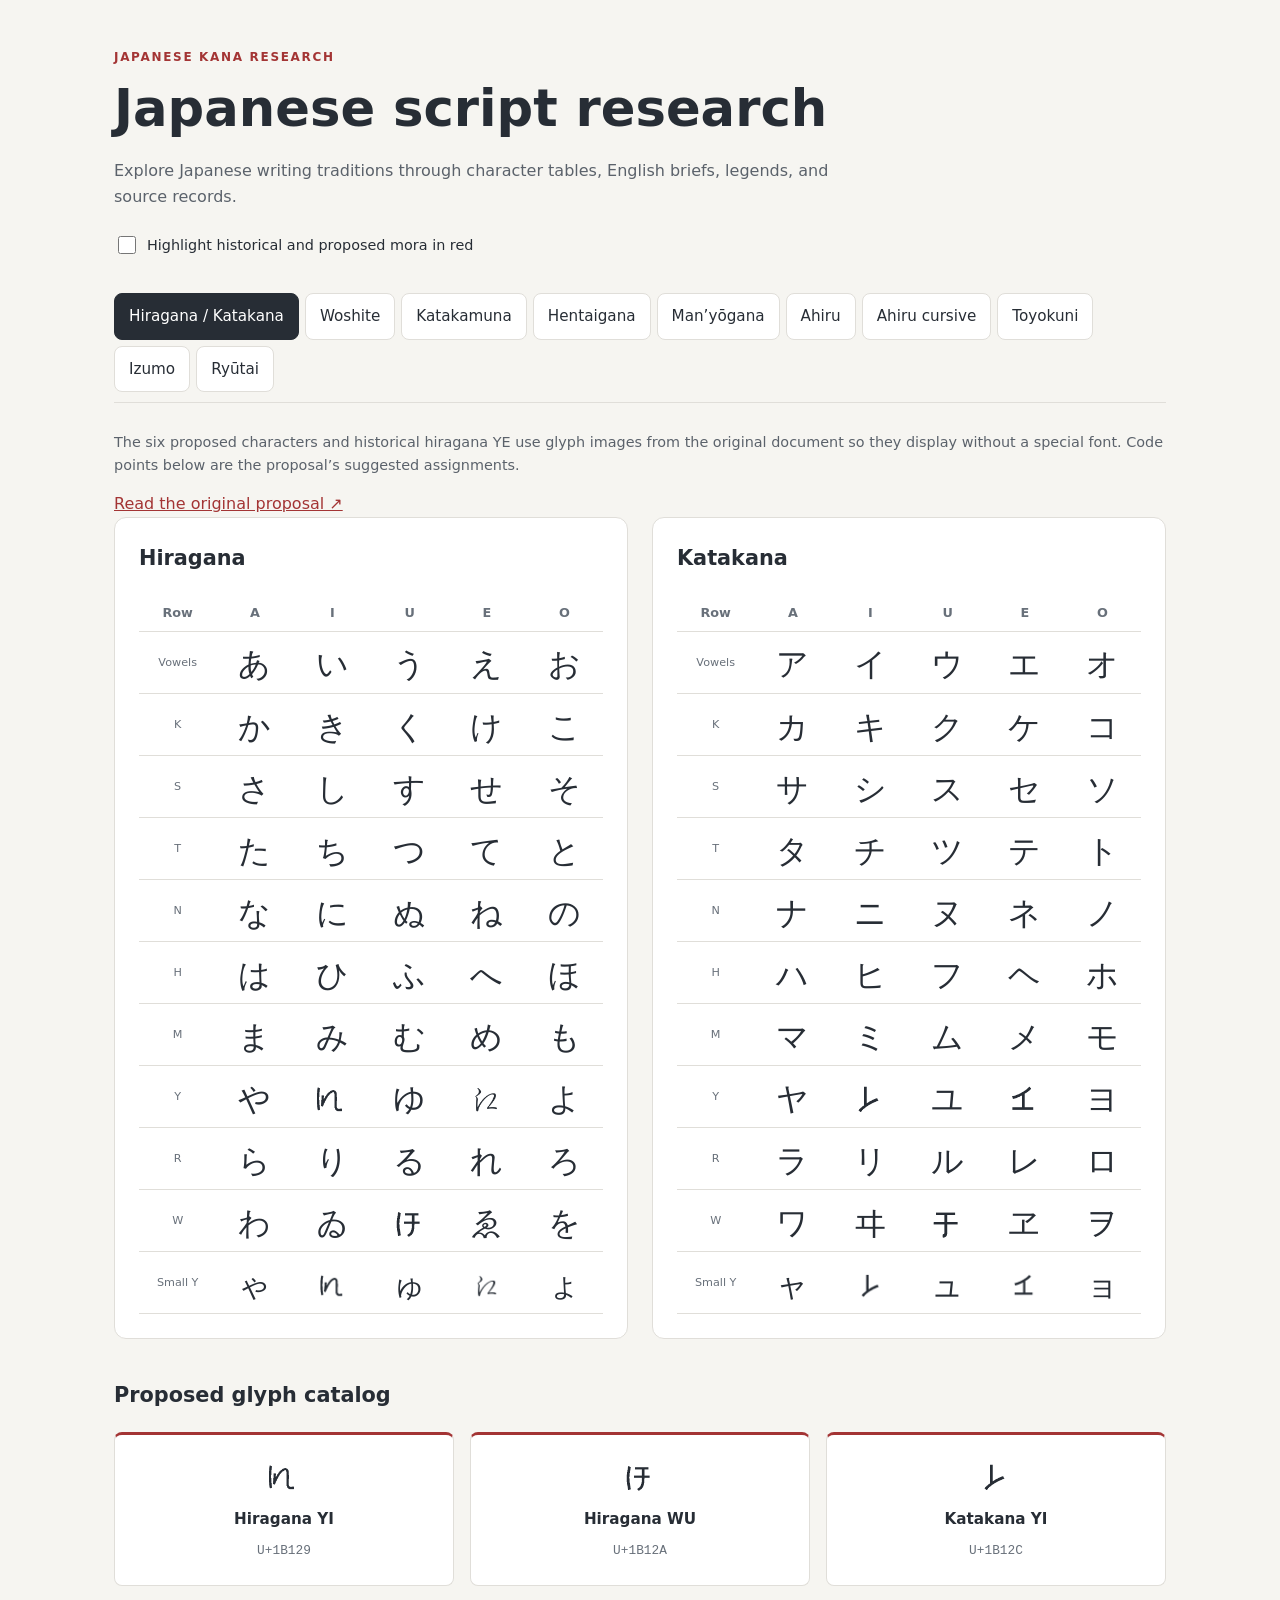
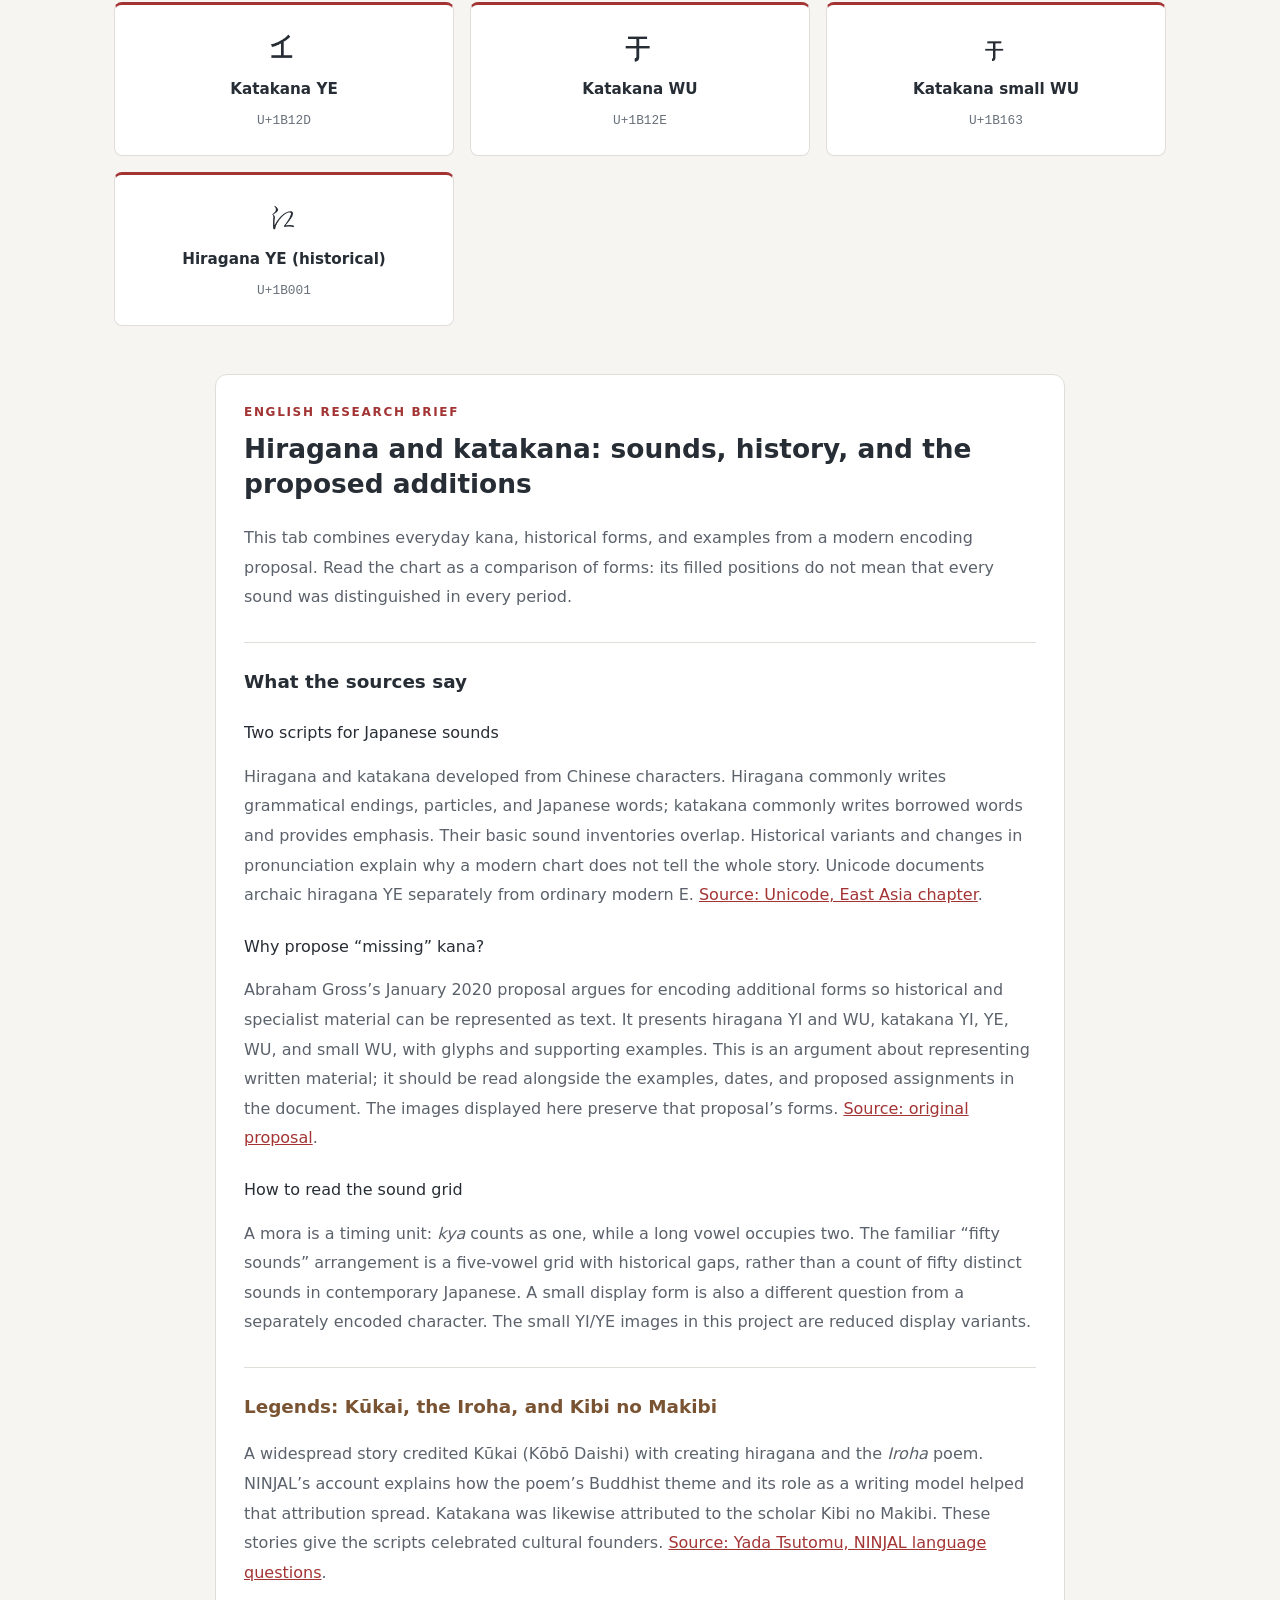
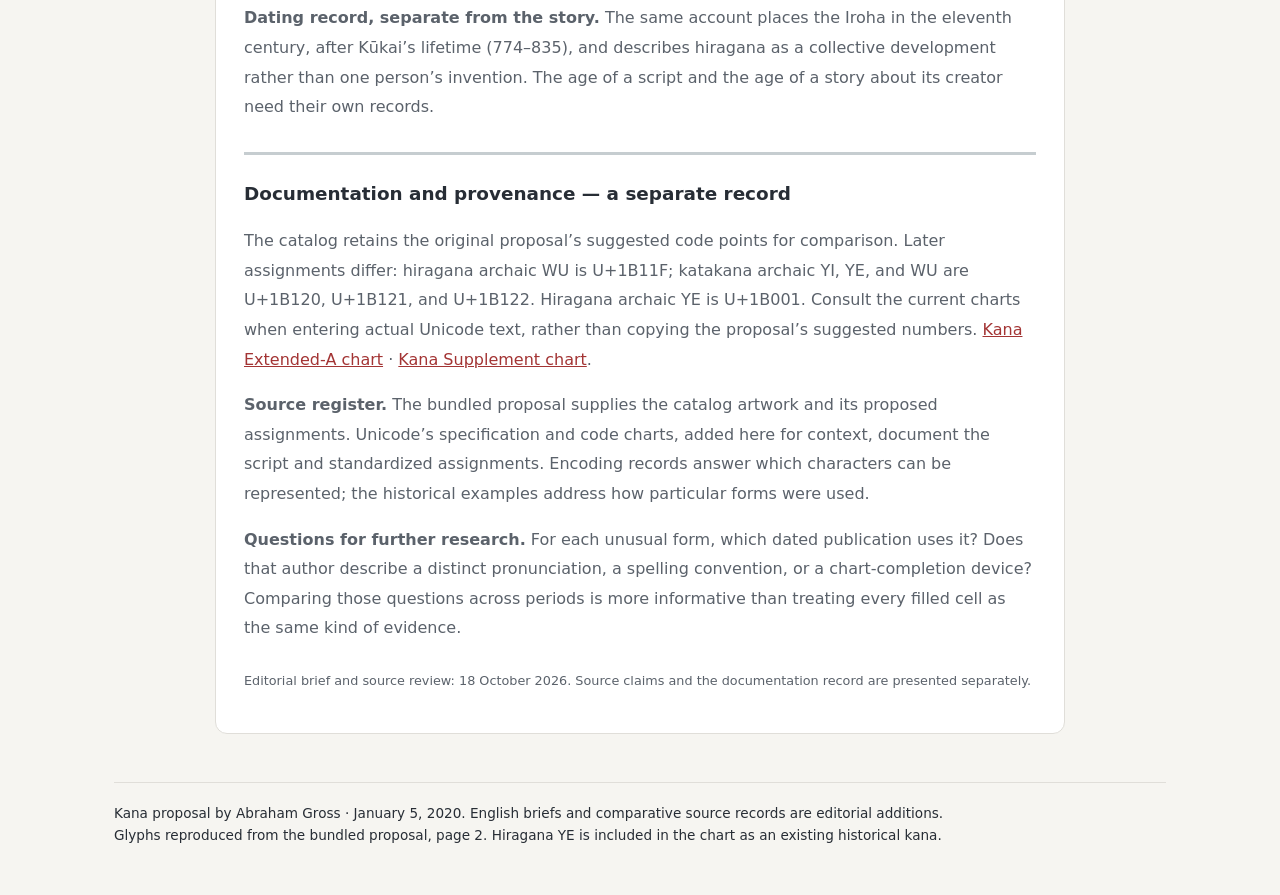
<file: index.html>
<!doctype html>
<html lang="en"><head><meta charset="utf-8"><meta name="viewport" content="width=device-width,initial-scale=1">
<title>Japanese Script Research · Sound Tables, Legends &amp; Sources</title>
<link rel="stylesheet" href="assets/research.css?v=5">
<style>
:root{color-scheme:light;--ink:#272d35;--accent:#a33434;--line:#e0ded9}*{box-sizing:border-box}body{margin:0;background:#f6f5f1;color:var(--ink);font-family:system-ui,sans-serif;line-height:1.6}main{max-width:1100px;margin:auto;padding:48px 24px}header{max-width:720px;margin-bottom:36px}.eyebrow{color:var(--accent);text-transform:uppercase;letter-spacing:.14em;font-size:.75rem;font-weight:700}h1{font-size:clamp(2rem,5vw,3.2rem);line-height:1.15;margin:12px 0 20px}h2{font-size:1.3rem;margin:0 0 20px}p{color:#5b626b}a{color:var(--accent)}.charts{display:grid;grid-template-columns:repeat(2,minmax(0,1fr));gap:24px}.chart{padding:24px;background:white;border:1px solid var(--line);border-radius:12px}table{width:100%;border-collapse:collapse;table-layout:fixed}caption{position:absolute;width:1px;height:1px;overflow:hidden;clip-path:inset(50%)}th,td{text-align:center;border-bottom:1px solid var(--line);height:62px;padding:4px}thead th{height:36px;color:#68707a;font-size:.8rem}tbody th{font-size:.7rem;font-weight:500;color:#68707a;width:48px}td{font-family:'Hiragino Kaku Gothic ProN','Yu Gothic',sans-serif;font-size:32px;font-weight:400}.mora{display:inline-flex;align-items:center;justify-content:center;width:36px;height:36px;vertical-align:middle;font-weight:400;font-synthesis:none;line-height:1}.proposed-glyph{background:currentColor;mask-image:var(--glyph);mask-size:contain;mask-repeat:no-repeat;mask-position:center;-webkit-mask-image:var(--glyph);-webkit-mask-size:contain;-webkit-mask-repeat:no-repeat;-webkit-mask-position:center}.small-glyph{mask-size:85%;-webkit-mask-size:85%;mask-position:60% 65%;-webkit-mask-position:60% 65%}.highlight-control{display:flex;align-items:center;gap:8px;margin-top:24px;font-size:.9rem;cursor:pointer}.highlight-control input{width:18px;height:18px;accent-color:var(--accent)}body:has(#highlight-mora:checked) .proposed-glyph{color:#c52d35}.catalog{margin:40px 0}ul{padding:0;list-style:none;display:grid;grid-template-columns:repeat(3,1fr);gap:16px}li{background:white;border:1px solid var(--line);border-top:3px solid var(--accent);border-radius:8px;padding:24px;text-align:center}li .proposed-glyph{width:36px;height:36px}h3{font-size:.95rem;margin:12px 0 4px}code{font-size:.8rem;color:#68707a}footer{border-top:1px solid var(--line);padding-top:20px;font-size:.85rem}.note{font-size:.9rem}@media(max-width:760px){.charts{grid-template-columns:1fr}main{padding:28px 16px}.chart{padding:16px}ul{grid-template-columns:repeat(2,1fr)}li{padding:16px}}@media(max-width:360px){.chart{padding:10px}th,td{padding:2px}}
</style></head><body><main><header><div class="eyebrow">Japanese kana research</div><h1>Japanese script research</h1><p>Explore Japanese writing traditions through character tables, English briefs, legends, and source records.</p><label class="highlight-control"><input type="checkbox" id="highlight-mora"> Highlight historical and proposed mora in red</label></header><nav class="tabs" role="tablist" aria-label="Writing system"><button id="tab-kana" role="tab" aria-selected="true" aria-controls="panel-kana" data-panel="kana">Hiragana / Katakana</button><button id="tab-woshite" role="tab" aria-selected="false" aria-controls="panel-woshite" data-panel="woshite" tabindex="-1">Woshite</button><button id="tab-katakamuna" role="tab" aria-selected="false" aria-controls="panel-katakamuna" data-panel="katakamuna" tabindex="-1">Katakamuna</button><button id="tab-hentaigana" role="tab" aria-selected="false" aria-controls="panel-hentaigana" data-panel="hentaigana" tabindex="-1">Hentaigana</button><button id="tab-manyogana" role="tab" aria-selected="false" aria-controls="panel-manyogana" data-panel="manyogana" tabindex="-1">Man’yōgana</button><button id="tab-ahiru" role="tab" aria-selected="false" aria-controls="panel-ahiru" data-panel="ahiru" tabindex="-1">Ahiru</button><button id="tab-ahiru-cursive" role="tab" aria-selected="false" aria-controls="panel-ahiru-cursive" data-panel="ahiru-cursive" tabindex="-1">Ahiru cursive</button><button id="tab-toyokuni" role="tab" aria-selected="false" aria-controls="panel-toyokuni" data-panel="toyokuni" tabindex="-1">Toyokuni</button><button id="tab-izumo" role="tab" aria-selected="false" aria-controls="panel-izumo" data-panel="izumo" tabindex="-1">Izumo</button><button id="tab-ryutai" role="tab" aria-selected="false" aria-controls="panel-ryutai" data-panel="ryutai" tabindex="-1">Ryūtai</button></nav><section id="panel-kana" class="tab-panel" role="tabpanel" aria-labelledby="tab-kana" tabindex="0"><p class="note">The six proposed characters and historical hiragana YE use glyph images from the original document so they display without a special font. Code points below are the proposal’s suggested assignments.</p><a href="docs/missing-japanese-kana-proposal.pdf">Read the original proposal ↗</a><div class="charts"><section class="chart"><h2>Hiragana</h2><table><caption>Hiragana vowel columns</caption><thead><tr><th scope="col">Row</th><th scope="col">A</th><th scope="col">I</th><th scope="col">U</th><th scope="col">E</th><th scope="col">O</th></tr></thead><tbody><tr><th scope="row">Vowels</th><td><span class="mora" lang="ja">あ</span></td><td><span class="mora" lang="ja">い</span></td><td><span class="mora" lang="ja">う</span></td><td><span class="mora" lang="ja">え</span></td><td><span class="mora" lang="ja">お</span></td></tr><tr><th scope="row">K</th><td><span class="mora" lang="ja">か</span></td><td><span class="mora" lang="ja">き</span></td><td><span class="mora" lang="ja">く</span></td><td><span class="mora" lang="ja">け</span></td><td><span class="mora" lang="ja">こ</span></td></tr><tr><th scope="row">S</th><td><span class="mora" lang="ja">さ</span></td><td><span class="mora" lang="ja">し</span></td><td><span class="mora" lang="ja">す</span></td><td><span class="mora" lang="ja">せ</span></td><td><span class="mora" lang="ja">そ</span></td></tr><tr><th scope="row">T</th><td><span class="mora" lang="ja">た</span></td><td><span class="mora" lang="ja">ち</span></td><td><span class="mora" lang="ja">つ</span></td><td><span class="mora" lang="ja">て</span></td><td><span class="mora" lang="ja">と</span></td></tr><tr><th scope="row">N</th><td><span class="mora" lang="ja">な</span></td><td><span class="mora" lang="ja">に</span></td><td><span class="mora" lang="ja">ぬ</span></td><td><span class="mora" lang="ja">ね</span></td><td><span class="mora" lang="ja">の</span></td></tr><tr><th scope="row">H</th><td><span class="mora" lang="ja">は</span></td><td><span class="mora" lang="ja">ひ</span></td><td><span class="mora" lang="ja">ふ</span></td><td><span class="mora" lang="ja">へ</span></td><td><span class="mora" lang="ja">ほ</span></td></tr><tr><th scope="row">M</th><td><span class="mora" lang="ja">ま</span></td><td><span class="mora" lang="ja">み</span></td><td><span class="mora" lang="ja">む</span></td><td><span class="mora" lang="ja">め</span></td><td><span class="mora" lang="ja">も</span></td></tr><tr><th scope="row">Y</th><td><span class="mora" lang="ja">や</span></td><td><span class="mora proposed-glyph" role="img" aria-label="Hiragana YI" title="Hiragana YI · U+1B129" style="--glyph: url(assets/glyphs/1b129.png)"></span></td><td><span class="mora" lang="ja">ゆ</span></td><td><span class="mora proposed-glyph" role="img" aria-label="Hiragana YE" title="Hiragana YE · U+1B001" style="--glyph: url(assets/glyphs/1b001.png)"></span></td><td><span class="mora" lang="ja">よ</span></td></tr><tr><th scope="row">R</th><td><span class="mora" lang="ja">ら</span></td><td><span class="mora" lang="ja">り</span></td><td><span class="mora" lang="ja">る</span></td><td><span class="mora" lang="ja">れ</span></td><td><span class="mora" lang="ja">ろ</span></td></tr><tr><th scope="row">W</th><td><span class="mora" lang="ja">わ</span></td><td><span class="mora" lang="ja">ゐ</span></td><td><span class="mora proposed-glyph" role="img" aria-label="Hiragana WU" title="Hiragana WU · U+1B12A" style="--glyph: url(assets/glyphs/1b12a.png)"></span></td><td><span class="mora" lang="ja">ゑ</span></td><td><span class="mora" lang="ja">を</span></td></tr><tr><th scope="row">Small Y</th><td><span class="mora" lang="ja">ゃ</span></td><td><span class="mora proposed-glyph small-glyph" role="img" aria-label="Hiragana YI (small display variant)" title="Hiragana YI (small display variant) · U+1B129" style="--glyph: url(assets/glyphs/1b129.png)"></span></td><td><span class="mora" lang="ja">ゅ</span></td><td><span class="mora proposed-glyph small-glyph" role="img" aria-label="Hiragana YE (small display variant)" title="Hiragana YE (small display variant) · U+1B001" style="--glyph: url(assets/glyphs/1b001.png)"></span></td><td><span class="mora" lang="ja">ょ</span></td></tr></tbody></table></section><section class="chart"><h2>Katakana</h2><table><caption>Katakana vowel columns</caption><thead><tr><th scope="col">Row</th><th scope="col">A</th><th scope="col">I</th><th scope="col">U</th><th scope="col">E</th><th scope="col">O</th></tr></thead><tbody><tr><th scope="row">Vowels</th><td><span class="mora" lang="ja">ア</span></td><td><span class="mora" lang="ja">イ</span></td><td><span class="mora" lang="ja">ウ</span></td><td><span class="mora" lang="ja">エ</span></td><td><span class="mora" lang="ja">オ</span></td></tr><tr><th scope="row">K</th><td><span class="mora" lang="ja">カ</span></td><td><span class="mora" lang="ja">キ</span></td><td><span class="mora" lang="ja">ク</span></td><td><span class="mora" lang="ja">ケ</span></td><td><span class="mora" lang="ja">コ</span></td></tr><tr><th scope="row">S</th><td><span class="mora" lang="ja">サ</span></td><td><span class="mora" lang="ja">シ</span></td><td><span class="mora" lang="ja">ス</span></td><td><span class="mora" lang="ja">セ</span></td><td><span class="mora" lang="ja">ソ</span></td></tr><tr><th scope="row">T</th><td><span class="mora" lang="ja">タ</span></td><td><span class="mora" lang="ja">チ</span></td><td><span class="mora" lang="ja">ツ</span></td><td><span class="mora" lang="ja">テ</span></td><td><span class="mora" lang="ja">ト</span></td></tr><tr><th scope="row">N</th><td><span class="mora" lang="ja">ナ</span></td><td><span class="mora" lang="ja">ニ</span></td><td><span class="mora" lang="ja">ヌ</span></td><td><span class="mora" lang="ja">ネ</span></td><td><span class="mora" lang="ja">ノ</span></td></tr><tr><th scope="row">H</th><td><span class="mora" lang="ja">ハ</span></td><td><span class="mora" lang="ja">ヒ</span></td><td><span class="mora" lang="ja">フ</span></td><td><span class="mora" lang="ja">ヘ</span></td><td><span class="mora" lang="ja">ホ</span></td></tr><tr><th scope="row">M</th><td><span class="mora" lang="ja">マ</span></td><td><span class="mora" lang="ja">ミ</span></td><td><span class="mora" lang="ja">ム</span></td><td><span class="mora" lang="ja">メ</span></td><td><span class="mora" lang="ja">モ</span></td></tr><tr><th scope="row">Y</th><td><span class="mora" lang="ja">ヤ</span></td><td><span class="mora proposed-glyph" role="img" aria-label="Katakana YI" title="Katakana YI · U+1B12C" style="--glyph: url(assets/glyphs/1b12c.png)"></span></td><td><span class="mora" lang="ja">ユ</span></td><td><span class="mora proposed-glyph" role="img" aria-label="Katakana YE" title="Katakana YE · U+1B12D" style="--glyph: url(assets/glyphs/1b12d.png)"></span></td><td><span class="mora" lang="ja">ヨ</span></td></tr><tr><th scope="row">R</th><td><span class="mora" lang="ja">ラ</span></td><td><span class="mora" lang="ja">リ</span></td><td><span class="mora" lang="ja">ル</span></td><td><span class="mora" lang="ja">レ</span></td><td><span class="mora" lang="ja">ロ</span></td></tr><tr><th scope="row">W</th><td><span class="mora" lang="ja">ワ</span></td><td><span class="mora" lang="ja">ヰ</span></td><td><span class="mora proposed-glyph" role="img" aria-label="Katakana WU" title="Katakana WU · U+1B12E" style="--glyph: url(assets/glyphs/1b12e.png)"></span></td><td><span class="mora" lang="ja">ヱ</span></td><td><span class="mora" lang="ja">ヲ</span></td></tr><tr><th scope="row">Small Y</th><td><span class="mora" lang="ja">ャ</span></td><td><span class="mora proposed-glyph small-glyph" role="img" aria-label="Katakana YI (small display variant)" title="Katakana YI (small display variant) · U+1B12C" style="--glyph: url(assets/glyphs/1b12c.png)"></span></td><td><span class="mora" lang="ja">ュ</span></td><td><span class="mora proposed-glyph small-glyph" role="img" aria-label="Katakana YE (small display variant)" title="Katakana YE (small display variant) · U+1B12D" style="--glyph: url(assets/glyphs/1b12d.png)"></span></td><td><span class="mora" lang="ja">ョ</span></td></tr></tbody></table></section></div><section class="catalog"><h2>Proposed glyph catalog</h2><ul><li><span class="mora proposed-glyph" role="img" aria-label="Hiragana YI" title="Hiragana YI · U+1B129" style="--glyph: url(assets/glyphs/1b129.png)"></span><h3>Hiragana YI</h3><code>U+1B129</code></li><li><span class="mora proposed-glyph" role="img" aria-label="Hiragana WU" title="Hiragana WU · U+1B12A" style="--glyph: url(assets/glyphs/1b12a.png)"></span><h3>Hiragana WU</h3><code>U+1B12A</code></li><li><span class="mora proposed-glyph" role="img" aria-label="Katakana YI" title="Katakana YI · U+1B12C" style="--glyph: url(assets/glyphs/1b12c.png)"></span><h3>Katakana YI</h3><code>U+1B12C</code></li><li><span class="mora proposed-glyph" role="img" aria-label="Katakana YE" title="Katakana YE · U+1B12D" style="--glyph: url(assets/glyphs/1b12d.png)"></span><h3>Katakana YE</h3><code>U+1B12D</code></li><li><span class="mora proposed-glyph" role="img" aria-label="Katakana WU" title="Katakana WU · U+1B12E" style="--glyph: url(assets/glyphs/1b12e.png)"></span><h3>Katakana WU</h3><code>U+1B12E</code></li><li><span class="mora proposed-glyph" role="img" aria-label="Katakana small WU" title="Katakana small WU · U+1B163" style="--glyph: url(assets/glyphs/1b163.png)"></span><h3>Katakana small WU</h3><code>U+1B163</code></li><li><span class="mora proposed-glyph" role="img" aria-label="Hiragana YE" title="Hiragana YE · U+1B001" style="--glyph: url(assets/glyphs/1b001.png)"></span><h3>Hiragana YE (historical)</h3><code>U+1B001</code></li></ul></section><article class="research-brief" aria-labelledby="kana-brief-title">
<div class="eyebrow">English research brief</div><h2 id="kana-brief-title">Hiragana and katakana: sounds, history, and the proposed additions</h2>
<p>This tab combines everyday kana, historical forms, and examples from a modern encoding proposal. Read the chart as a comparison of forms: its filled positions do not mean that every sound was distinguished in every period.</p>
<section class="claims-section"><h3>What the sources say</h3>
<h4>Two scripts for Japanese sounds</h4><p>Hiragana and katakana developed from Chinese characters. Hiragana commonly writes grammatical endings, particles, and Japanese words; katakana commonly writes borrowed words and provides emphasis. Their basic sound inventories overlap. Historical variants and changes in pronunciation explain why a modern chart does not tell the whole story. Unicode documents archaic hiragana YE separately from ordinary modern E. <a href="https://www.unicode.org/versions/Unicode18.0.0/core-spec/chapter-18/">Source: Unicode, East Asia chapter</a>.</p>
<h4>Why propose “missing” kana?</h4><p>Abraham Gross’s January 2020 proposal argues for encoding additional forms so historical and specialist material can be represented as text. It presents hiragana YI and WU, katakana YI, YE, WU, and small WU, with glyphs and supporting examples. This is an argument about representing written material; it should be read alongside the examples, dates, and proposed assignments in the document. The images displayed here preserve that proposal’s forms. <a href="docs/missing-japanese-kana-proposal.pdf">Source: original proposal</a>.</p>
<h4>How to read the sound grid</h4><p>A mora is a timing unit: <i>kya</i> counts as one, while a long vowel occupies two. The familiar “fifty sounds” arrangement is a five-vowel grid with historical gaps, rather than a count of fifty distinct sounds in contemporary Japanese. A small display form is also a different question from a separately encoded character. The small YI/YE images in this project are reduced display variants.</p></section>
<section class="legend-section"><h3>Legends: Kūkai, the Iroha, and Kibi no Makibi</h3><p>A widespread story credited Kūkai (Kōbō Daishi) with creating hiragana and the <i>Iroha</i> poem. NINJAL’s account explains how the poem’s Buddhist theme and its role as a writing model helped that attribution spread. Katakana was likewise attributed to the scholar Kibi no Makibi. These stories give the scripts celebrated cultural founders. <a href="https://kotoba.ninjal.ac.jp/qa/yokuaru/qa-72/">Source: Yada Tsutomu, NINJAL language questions</a>.</p><p><strong>Dating record, separate from the story.</strong> The same account places the Iroha in the eleventh century, after Kūkai’s lifetime (774–835), and describes hiragana as a collective development rather than one person’s invention. The age of a script and the age of a story about its creator need their own records.</p></section>
<section class="documentation-section"><h3>Documentation and provenance — a separate record</h3>
<p>The catalog retains the original proposal’s suggested code points for comparison. Later assignments differ: hiragana archaic WU is U+1B11F; katakana archaic YI, YE, and WU are U+1B120, U+1B121, and U+1B122. Hiragana archaic YE is U+1B001. Consult the current charts when entering actual Unicode text, rather than copying the proposal’s suggested numbers. <a href="https://www.unicode.org/charts/PDF/U1B100.pdf">Kana Extended-A chart</a> · <a href="https://www.unicode.org/charts/PDF/U1B000.pdf">Kana Supplement chart</a>.</p>
<p><strong>Source register.</strong> The bundled proposal supplies the catalog artwork and its proposed assignments. Unicode’s specification and code charts, added here for context, document the script and standardized assignments. Encoding records answer which characters can be represented; the historical examples address how particular forms were used.</p>
<p><strong>Questions for further research.</strong> For each unusual form, which dated publication uses it? Does that author describe a distinct pronunciation, a spelling convention, or a chart-completion device? Comparing those questions across periods is more informative than treating every filled cell as the same kind of evidence.</p></section>
<p class="source-note">Editorial brief and source review: 18 October 2026. Source claims and the documentation record are presented separately.</p></article>
</section><section id="panel-woshite" class="tab-panel" role="tabpanel" aria-labelledby="tab-woshite" tabindex="0" hidden>
<div class="panel-heading"><div class="eyebrow">48 characters · ヲシテ</div><h2>Woshite character table</h2><p>A sound reference with kana labels. The source chart places WI and WE in the Y-family positions and N in the W/U position; these labels do not establish separate YI, YE, or WU characters.</p></div>
<div class="chart script-chart woshite"><table><caption>Woshite 48-character sound reference</caption><thead><tr><th scope="col">Row</th><th scope="col">A</th><th scope="col">I</th><th scope="col">U</th><th scope="col">E</th><th scope="col">O</th></tr></thead><tbody><tr><th scope="row">Vowels</th><td><img class="script-glyph" src="assets/glyphs/woshite/ア.png?v=2" alt="Woshite ア" loading="lazy" width="40" height="40"><small lang="ja">ア</small></td><td><img class="script-glyph" src="assets/glyphs/woshite/イ.png?v=2" alt="Woshite イ" loading="lazy" width="40" height="40"><small lang="ja">イ</small></td><td><img class="script-glyph" src="assets/glyphs/woshite/ウ.png?v=2" alt="Woshite ウ" loading="lazy" width="40" height="40"><small lang="ja">ウ</small></td><td><img class="script-glyph" src="assets/glyphs/woshite/エ.png?v=2" alt="Woshite エ" loading="lazy" width="40" height="40"><small lang="ja">エ</small></td><td><img class="script-glyph" src="assets/glyphs/woshite/オ.png?v=2" alt="Woshite オ" loading="lazy" width="40" height="40"><small lang="ja">オ</small></td></tr><tr><th scope="row">K</th><td><img class="script-glyph" src="assets/glyphs/woshite/カ.png?v=2" alt="Woshite カ" loading="lazy" width="40" height="40"><small lang="ja">カ</small></td><td><img class="script-glyph" src="assets/glyphs/woshite/キ.png?v=2" alt="Woshite キ" loading="lazy" width="40" height="40"><small lang="ja">キ</small></td><td><img class="script-glyph" src="assets/glyphs/woshite/ク.png?v=2" alt="Woshite ク" loading="lazy" width="40" height="40"><small lang="ja">ク</small></td><td><img class="script-glyph" src="assets/glyphs/woshite/ケ.png?v=2" alt="Woshite ケ" loading="lazy" width="40" height="40"><small lang="ja">ケ</small></td><td><img class="script-glyph" src="assets/glyphs/woshite/コ.png?v=2" alt="Woshite コ" loading="lazy" width="40" height="40"><small lang="ja">コ</small></td></tr><tr><th scope="row">S</th><td><img class="script-glyph" src="assets/glyphs/woshite/サ.png?v=2" alt="Woshite サ" loading="lazy" width="40" height="40"><small lang="ja">サ</small></td><td><img class="script-glyph" src="assets/glyphs/woshite/シ.png?v=2" alt="Woshite シ" loading="lazy" width="40" height="40"><small lang="ja">シ</small></td><td><img class="script-glyph" src="assets/glyphs/woshite/ス.png?v=2" alt="Woshite ス" loading="lazy" width="40" height="40"><small lang="ja">ス</small></td><td><img class="script-glyph" src="assets/glyphs/woshite/セ.png?v=2" alt="Woshite セ" loading="lazy" width="40" height="40"><small lang="ja">セ</small></td><td><img class="script-glyph" src="assets/glyphs/woshite/ソ.png?v=2" alt="Woshite ソ" loading="lazy" width="40" height="40"><small lang="ja">ソ</small></td></tr><tr><th scope="row">T</th><td><img class="script-glyph" src="assets/glyphs/woshite/タ.png?v=2" alt="Woshite タ" loading="lazy" width="40" height="40"><small lang="ja">タ</small></td><td><img class="script-glyph" src="assets/glyphs/woshite/チ.png?v=2" alt="Woshite チ" loading="lazy" width="40" height="40"><small lang="ja">チ</small></td><td><img class="script-glyph" src="assets/glyphs/woshite/ツ.png?v=2" alt="Woshite ツ" loading="lazy" width="40" height="40"><small lang="ja">ツ</small></td><td><img class="script-glyph" src="assets/glyphs/woshite/テ.png?v=2" alt="Woshite テ" loading="lazy" width="40" height="40"><small lang="ja">テ</small></td><td><img class="script-glyph" src="assets/glyphs/woshite/ト.png?v=2" alt="Woshite ト" loading="lazy" width="40" height="40"><small lang="ja">ト</small></td></tr><tr><th scope="row">N</th><td><img class="script-glyph" src="assets/glyphs/woshite/ナ.png?v=2" alt="Woshite ナ" loading="lazy" width="40" height="40"><small lang="ja">ナ</small></td><td><img class="script-glyph" src="assets/glyphs/woshite/ニ.png?v=2" alt="Woshite ニ" loading="lazy" width="40" height="40"><small lang="ja">ニ</small></td><td><img class="script-glyph" src="assets/glyphs/woshite/ヌ.png?v=2" alt="Woshite ヌ" loading="lazy" width="40" height="40"><small lang="ja">ヌ</small></td><td><img class="script-glyph" src="assets/glyphs/woshite/ネ.png?v=2" alt="Woshite ネ" loading="lazy" width="40" height="40"><small lang="ja">ネ</small></td><td><img class="script-glyph" src="assets/glyphs/woshite/ノ.png?v=2" alt="Woshite ノ" loading="lazy" width="40" height="40"><small lang="ja">ノ</small></td></tr><tr><th scope="row">H</th><td><img class="script-glyph" src="assets/glyphs/woshite/ハ.png?v=2" alt="Woshite ハ" loading="lazy" width="40" height="40"><small lang="ja">ハ</small></td><td><img class="script-glyph" src="assets/glyphs/woshite/ヒ.png?v=2" alt="Woshite ヒ" loading="lazy" width="40" height="40"><small lang="ja">ヒ</small></td><td><img class="script-glyph" src="assets/glyphs/woshite/フ.png?v=2" alt="Woshite フ" loading="lazy" width="40" height="40"><small lang="ja">フ</small></td><td><img class="script-glyph" src="assets/glyphs/woshite/ヘ.png?v=2" alt="Woshite ヘ" loading="lazy" width="40" height="40"><small lang="ja">ヘ</small></td><td><img class="script-glyph" src="assets/glyphs/woshite/ホ.png?v=2" alt="Woshite ホ" loading="lazy" width="40" height="40"><small lang="ja">ホ</small></td></tr><tr><th scope="row">M</th><td><img class="script-glyph" src="assets/glyphs/woshite/マ.png?v=2" alt="Woshite マ" loading="lazy" width="40" height="40"><small lang="ja">マ</small></td><td><img class="script-glyph" src="assets/glyphs/woshite/ミ.png?v=2" alt="Woshite ミ" loading="lazy" width="40" height="40"><small lang="ja">ミ</small></td><td><img class="script-glyph" src="assets/glyphs/woshite/ム.png?v=2" alt="Woshite ム" loading="lazy" width="40" height="40"><small lang="ja">ム</small></td><td><img class="script-glyph" src="assets/glyphs/woshite/メ.png?v=2" alt="Woshite メ" loading="lazy" width="40" height="40"><small lang="ja">メ</small></td><td><img class="script-glyph" src="assets/glyphs/woshite/モ.png?v=2" alt="Woshite モ" loading="lazy" width="40" height="40"><small lang="ja">モ</small></td></tr><tr><th scope="row">Y / WI / WE</th><td><img class="script-glyph" src="assets/glyphs/woshite/ヤ.png?v=2" alt="Woshite ヤ" loading="lazy" width="40" height="40"><small lang="ja">ヤ</small></td><td><img class="script-glyph" src="assets/glyphs/woshite/ヰ.png?v=2" alt="Woshite ヰ" loading="lazy" width="40" height="40"><small lang="ja">ヰ</small></td><td><img class="script-glyph" src="assets/glyphs/woshite/ユ.png?v=2" alt="Woshite ユ" loading="lazy" width="40" height="40"><small lang="ja">ユ</small></td><td><img class="script-glyph" src="assets/glyphs/woshite/ヱ.png?v=2" alt="Woshite ヱ" loading="lazy" width="40" height="40"><small lang="ja">ヱ</small></td><td><img class="script-glyph" src="assets/glyphs/woshite/ヨ.png?v=2" alt="Woshite ヨ" loading="lazy" width="40" height="40"><small lang="ja">ヨ</small></td></tr><tr><th scope="row">R</th><td><img class="script-glyph" src="assets/glyphs/woshite/ラ.png?v=2" alt="Woshite ラ" loading="lazy" width="40" height="40"><small lang="ja">ラ</small></td><td><img class="script-glyph" src="assets/glyphs/woshite/リ.png?v=2" alt="Woshite リ" loading="lazy" width="40" height="40"><small lang="ja">リ</small></td><td><img class="script-glyph" src="assets/glyphs/woshite/ル.png?v=2" alt="Woshite ル" loading="lazy" width="40" height="40"><small lang="ja">ル</small></td><td><img class="script-glyph" src="assets/glyphs/woshite/レ.png?v=2" alt="Woshite レ" loading="lazy" width="40" height="40"><small lang="ja">レ</small></td><td><img class="script-glyph" src="assets/glyphs/woshite/ロ.png?v=2" alt="Woshite ロ" loading="lazy" width="40" height="40"><small lang="ja">ロ</small></td></tr><tr><th scope="row">W / N</th><td><img class="script-glyph" src="assets/glyphs/woshite/ワ.png?v=2" alt="Woshite ワ" loading="lazy" width="40" height="40"><small lang="ja">ワ</small></td><td class="empty" aria-label="No separate character in this chart">—</td><td><img class="script-glyph" src="assets/glyphs/woshite/ン.png?v=2" alt="Woshite ン" loading="lazy" width="40" height="40"><small lang="ja">ン</small></td><td class="empty" aria-label="No separate character in this chart">—</td><td><img class="script-glyph" src="assets/glyphs/woshite/ヲ.png?v=2" alt="Woshite ヲ" loading="lazy" width="40" height="40"><small lang="ja">ヲ</small></td></tr></tbody></table></div>
<p class="source-note">Glyphs: MOTOI Kenkichi, <a href="https://commons.wikimedia.org/wiki/File:Japanese_Wosite_Base_48_table.svg" target="_blank" rel="noopener">Japanese Wosite Base 48 table</a>, Wikimedia Commons. Cropped into individual cells; licensed under <a href="https://creativecommons.org/licenses/by-sa/3.0/">CC BY-SA 3.0</a>. The cropped glyph assets use the same license.</p>
<article class="research-brief" aria-labelledby="woshite-brief-title">
<div class="eyebrow">English research brief</div><h2 id="woshite-brief-title">Woshite: a sound system and a cosmological reading of writing</h2>
<p>Woshite is also written Wosite. Its distinctive feature is the relationship its interpreters draw between the construction of a sign, its sound, and processes in nature. The table above lets you compare the forms before exploring that interpretation.</p>
<section class="claims-section"><h3>What the sources say</h3>
<h4>Shapes as processes</h4><p>WoshiteWorld presents 48 signs arranged by five vowels and consonant modifiers. In its explanation, the vowel frames correspond to space, wind, fire, water, and soil energies. Consonant elements describe further changes of state; a dot marks an unmodified vowel. Writing therefore carries an account of creation as well as sound. The author describes the system as ancient and deliberately organized, and proposes that studying its signs reveals unseen creative energies behind matter and life. <a href="https://woshiteworld.wordpress.com/2016/01/02/wosite-basics/">Source: Wosite Syllabary</a>.</p>
<h4>Readings and the people behind the interpretation</h4><p>The same article identifies an exceptional RU form and calls the W/U-position sign <i>wu</i>, while noting its present reading as <i>n</i>. It credits Yoshinosuke Matsumoto with establishing the syllabary through study, and Mitsuru Ikeda and the Japan Woshite Institute with developing interpretations of the signs. Its illustrations are attributed to Aoki and Hiraoka’s 2009 <i>Yomigaeru Nihongo</i>. These details identify the interpretive lineage being summarized here. <a href="https://woshiteworld.wordpress.com/2016/01/02/wosite-basics/">Source: article and illustration credits</a>.</p>
<h4>Reading the comparison table</h4><p>The kana beneath each image is a reading label. The displayed chart places WI and WE in the Y-family positions and N in the W/U position. Comparing that arrangement with the practitioner’s WU explanation reveals a difference in labeling that readers should retain when comparing charts. A shared five-vowel layout alone does not identify two scripts as the same system.</p></section>
<section class="legend-section"><h3>Legends: Izanagi, Izanami, and the Awauta</h3><p>A practitioner account of the <i>Awauta</i> describes a song containing 48 sounds, beginning with A and ending with WA. In the story, Izanagi and Izanami travel and sing its complementary halves to restore clear speech and social order. Sound is consequently a means of bringing people and the world into harmony, not merely a label for an object. <a href="https://awauta.happydolphin-k.com/index.html">Source: Awauta no Shirabe</a>.</p><p>The same account presents the circular <i>Motoake</i> / Futomani arrangement as divine seats and a pattern of creation and return. This helps explain why a sound inventory can also appear as a cosmological diagram. A Woshite Futomani arrangement and a similarly named diagram in another tradition should each retain their own reading key.</p><p><strong>Documentation record.</strong> This source is a present-day practitioner’s explanation of the associated narratives. The legendary events, the transmitted texts, and the publication presenting them are separate stages to investigate.</p></section>
<section class="documentation-section"><h3>Documentation and provenance — a separate record</h3>
<p><strong>Source register: the glyph chart.</strong> MOTOI Kenkichi’s <a href="https://commons.wikimedia.org/wiki/File:Japanese_Wosite_Base_48_table.svg">Japanese Wosite Base 48 table</a> is the source of this tab’s individual images. The Commons record identifies a modern drawing and gives its authorship and references. This website crops that chart into padded cells; the source image is a graphical reference rather than a photographed manuscript.</p>
<p><strong>Source register: the interpretation.</strong> WoshiteWorld’s article provides the sound-and-energy explanation above. Its account of ancient design and cosmic meaning belongs in the claims section; its named researchers, publication credit, and reading conventions belong in the documentation record. These are different kinds of information even when found on one page.</p>
<p><strong>Source register: reuse terms.</strong> The chart and these adapted glyph images use <a href="https://creativecommons.org/licenses/by-sa/3.0/">Creative Commons Attribution–ShareAlike 3.0</a>. That link describes attribution and sharing conditions; it makes no claim about the script’s age or meaning.</p>
<p><strong>Questions for further research.</strong> Which manuscript witness supports each form and reading? What are its date, custody history, and relationship to published reconstructions? How do different interpreters derive meanings from the same graphical elements? Keeping those records alongside the cosmological account allows readers to compare both.</p></section>
<p class="source-note">Editorial brief and source review: 18 October 2026. All three previously linked Woshite sources are identified above.</p></article>
</section><section id="panel-katakamuna" class="tab-panel" role="tabpanel" aria-labelledby="tab-katakamuna" tabindex="0" hidden>
<div class="panel-heading"><div class="eyebrow">48 sounds · 80 utahi · カタカムナ</div><h2>Katakamuna sound table</h2><p>The 48 sound symbols are the script’s character inventory. The 80 utahi are numbered verses composed with those symbols, rather than 80 different characters.</p></div>
<div class="chart script-chart katakamuna"><table><caption>Katakamuna 48-character sound reference</caption><thead><tr><th scope="col">Row</th><th scope="col">A</th><th scope="col">I</th><th scope="col">U</th><th scope="col">E</th><th scope="col">O</th></tr></thead><tbody><tr><th scope="row">Vowels</th><td><img class="script-glyph" src="https://katakamuna-note.com/download/170/b51b28a79559b6fb30682b6602cf8068-1024x918.png" alt="Katakamuna ア" loading="lazy" width="40" height="40"><small lang="ja">ア</small></td><td><img class="script-glyph" src="https://katakamuna-note.com/wp-content/uploads/2023/05/43186d8b884865ddc5c22c1372114e3f-1024x918.png" alt="Katakamuna イ" loading="lazy" width="40" height="40"><small lang="ja">イ</small></td><td><img class="script-glyph" src="https://katakamuna-note.com/wp-content/uploads/2023/05/3b54b9b14cf5ccdd21f89605963e6a83-1024x918.png" alt="Katakamuna ウ" loading="lazy" width="40" height="40"><small lang="ja">ウ</small></td><td><img class="script-glyph" src="https://katakamuna-note.com/wp-content/uploads/2023/05/76d73b3f4b0cc4a9ef95356efdc2adff-1024x918.png" alt="Katakamuna エ" loading="lazy" width="40" height="40"><small lang="ja">エ</small></td><td><img class="script-glyph" src="https://katakamuna-note.com/wp-content/uploads/2023/05/9443763d2d3cecc7492a8d5115c35254-1024x918.png" alt="Katakamuna オ" loading="lazy" width="40" height="40"><small lang="ja">オ</small></td></tr><tr><th scope="row">K</th><td><img class="script-glyph" src="https://katakamuna-note.com/wp-content/uploads/2023/05/5e962fab704af6b1c22334f98c66be91-1024x918.png" alt="Katakamuna カ" loading="lazy" width="40" height="40"><small lang="ja">カ</small></td><td><img class="script-glyph" src="https://katakamuna-note.com/wp-content/uploads/2023/05/22684eb1fc0222bc28ba2d33bc3aaa92-1024x918.png" alt="Katakamuna キ" loading="lazy" width="40" height="40"><small lang="ja">キ</small></td><td><img class="script-glyph" src="https://katakamuna-note.com/wp-content/uploads/2023/05/eef07ab0eb84dfdffd5c44119d67ae09-1024x918.png" alt="Katakamuna ク" loading="lazy" width="40" height="40"><small lang="ja">ク</small></td><td><img class="script-glyph" src="https://katakamuna-note.com/wp-content/uploads/2023/05/65f3e5096aa0fedad1fc0c1647e37d83-1024x918.png" alt="Katakamuna ケ" loading="lazy" width="40" height="40"><small lang="ja">ケ</small></td><td><img class="script-glyph" src="https://katakamuna-note.com/wp-content/uploads/2023/05/4d1ba3b17dac16f51c20a3cc39ffc330-1024x918.png" alt="Katakamuna コ" loading="lazy" width="40" height="40"><small lang="ja">コ</small></td></tr><tr><th scope="row">S</th><td><img class="script-glyph" src="https://katakamuna-note.com/wp-content/uploads/2023/05/1f82b147f81196872e691c7dc76bf1a4-1024x918.png" alt="Katakamuna サ" loading="lazy" width="40" height="40"><small lang="ja">サ</small></td><td><img class="script-glyph" src="https://katakamuna-note.com/wp-content/uploads/2023/05/9d1f65bba484af0c604bba17fc109f3d-1024x918.png" alt="Katakamuna シ" loading="lazy" width="40" height="40"><small lang="ja">シ</small></td><td><img class="script-glyph" src="https://katakamuna-note.com/wp-content/uploads/2023/05/3117b0da576ea40792328e8daa584aa8-1024x918.png" alt="Katakamuna ス" loading="lazy" width="40" height="40"><small lang="ja">ス</small></td><td><img class="script-glyph" src="https://katakamuna-note.com/wp-content/uploads/2023/05/0299b1e5578dc3a1ec08fa814e756266-1024x918.png" alt="Katakamuna セ" loading="lazy" width="40" height="40"><small lang="ja">セ</small></td><td><img class="script-glyph" src="https://katakamuna-note.com/wp-content/uploads/2023/05/7dcf77018ab1abbac2e8ce92d32f94d1-1024x918.png" alt="Katakamuna ソ" loading="lazy" width="40" height="40"><small lang="ja">ソ</small></td></tr><tr><th scope="row">T</th><td><img class="script-glyph" src="https://katakamuna-note.com/wp-content/uploads/2023/05/3488717f69bbfea37a32383f84a4ec7f-1024x918.png" alt="Katakamuna タ" loading="lazy" width="40" height="40"><small lang="ja">タ</small></td><td><img class="script-glyph" src="https://katakamuna-note.com/wp-content/uploads/2023/05/9c94662d3cf560a6acfa9a0bfbd968b4-1024x918.png" alt="Katakamuna チ" loading="lazy" width="40" height="40"><small lang="ja">チ</small></td><td><img class="script-glyph" src="https://katakamuna-note.com/wp-content/uploads/2023/05/c3b5e4de19d4111ae1d682b86e921671-1024x918.png" alt="Katakamuna ツ" loading="lazy" width="40" height="40"><small lang="ja">ツ</small></td><td><img class="script-glyph" src="https://katakamuna-note.com/wp-content/uploads/2023/05/4e72bee1b5ce02e032f2aba435319f5f-1024x918.png" alt="Katakamuna テ" loading="lazy" width="40" height="40"><small lang="ja">テ</small></td><td><img class="script-glyph" src="https://katakamuna-note.com/wp-content/uploads/2023/05/80adf30999aecb1683aa612c59ab450a-1024x918.png" alt="Katakamuna ト" loading="lazy" width="40" height="40"><small lang="ja">ト</small></td></tr><tr><th scope="row">N</th><td><img class="script-glyph" src="https://katakamuna-note.com/wp-content/uploads/2023/05/2827ebc7b5e5f1b0bf8c3f5de3551dad-1024x918.png" alt="Katakamuna ナ" loading="lazy" width="40" height="40"><small lang="ja">ナ</small></td><td><img class="script-glyph" src="https://katakamuna-note.com/wp-content/uploads/2023/05/cfeb13a203751f049cf397ea8d8a11dc-1024x918.png" alt="Katakamuna ニ" loading="lazy" width="40" height="40"><small lang="ja">ニ</small></td><td><img class="script-glyph" src="https://katakamuna-note.com/wp-content/uploads/2023/05/0bb8cbd38a1aca70ca93b524385ab28e-1024x918.png" alt="Katakamuna ヌ" loading="lazy" width="40" height="40"><small lang="ja">ヌ</small></td><td><img class="script-glyph" src="https://katakamuna-note.com/wp-content/uploads/2023/05/304535411bb8b285e96f258757896bc7-1024x918.png" alt="Katakamuna ネ" loading="lazy" width="40" height="40"><small lang="ja">ネ</small></td><td><img class="script-glyph" src="https://katakamuna-note.com/wp-content/uploads/2023/05/8d20a0463d8e0fe9a34dd72a3c7568d4-1024x918.png" alt="Katakamuna ノ" loading="lazy" width="40" height="40"><small lang="ja">ノ</small></td></tr><tr><th scope="row">H</th><td><img class="script-glyph" src="https://katakamuna-note.com/wp-content/uploads/2023/05/3606d21592da24b8e26ff9214d5db2e5-1024x918.png" alt="Katakamuna ハ" loading="lazy" width="40" height="40"><small lang="ja">ハ</small></td><td><img class="script-glyph" src="https://katakamuna-note.com/wp-content/uploads/2023/05/768354ad0ac47c8d922df20618c759eb-1024x918.png" alt="Katakamuna ヒ" loading="lazy" width="40" height="40"><small lang="ja">ヒ</small></td><td><img class="script-glyph" src="https://katakamuna-note.com/wp-content/uploads/2023/05/ea603393f445f981081b54e0b35496ea-1024x918.png" alt="Katakamuna フ" loading="lazy" width="40" height="40"><small lang="ja">フ</small></td><td><img class="script-glyph" src="https://katakamuna-note.com/wp-content/uploads/2023/05/40346ed000e4f02eda131939693f5a18-1024x918.png" alt="Katakamuna ヘ" loading="lazy" width="40" height="40"><small lang="ja">ヘ</small></td><td><img class="script-glyph" src="https://katakamuna-note.com/wp-content/uploads/2023/05/4369a4af99ce23d55329a712ba86fb8c-1024x918.png" alt="Katakamuna ホ" loading="lazy" width="40" height="40"><small lang="ja">ホ</small></td></tr><tr><th scope="row">M</th><td><img class="script-glyph" src="https://katakamuna-note.com/wp-content/uploads/2023/05/a21dfa55f31e344af9e980d17095bd7a-1024x918.png" alt="Katakamuna マ" loading="lazy" width="40" height="40"><small lang="ja">マ</small></td><td><img class="script-glyph" src="https://katakamuna-note.com/wp-content/uploads/2023/05/76907aef513ce49aaf984d87cc8a07b9-1024x918.png" alt="Katakamuna ミ" loading="lazy" width="40" height="40"><small lang="ja">ミ</small></td><td><img class="script-glyph" src="https://katakamuna-note.com/wp-content/uploads/2023/05/e4358d29faadbac9efb42416a519221c-1024x918.png" alt="Katakamuna ム" loading="lazy" width="40" height="40"><small lang="ja">ム</small></td><td><img class="script-glyph" src="https://katakamuna-note.com/wp-content/uploads/2023/05/127ee5859ce1854db68f75a5387beee4-1024x918.png" alt="Katakamuna メ" loading="lazy" width="40" height="40"><small lang="ja">メ</small></td><td><img class="script-glyph" src="https://katakamuna-note.com/wp-content/uploads/2023/05/99e77afb73fe1fb017b81171ffd04716-1024x918.png" alt="Katakamuna モ" loading="lazy" width="40" height="40"><small lang="ja">モ</small></td></tr><tr><th scope="row">Y / WI / WE</th><td><img class="script-glyph" src="https://katakamuna-note.com/wp-content/uploads/2023/05/7097a067be191f9514bd947499a33e8d-1024x918.png" alt="Katakamuna ヤ" loading="lazy" width="40" height="40"><small lang="ja">ヤ</small></td><td><img class="script-glyph" src="https://katakamuna-note.com/wp-content/uploads/2023/05/e264ebf696d722e61c30142c75913295-1024x918.png" alt="Katakamuna ヰ" loading="lazy" width="40" height="40"><small lang="ja">ヰ</small></td><td><img class="script-glyph" src="https://katakamuna-note.com/wp-content/uploads/2023/05/cb57e616d6af05488ae701edb5399b01-1024x918.png" alt="Katakamuna ユ" loading="lazy" width="40" height="40"><small lang="ja">ユ</small></td><td><img class="script-glyph" src="https://katakamuna-note.com/wp-content/uploads/2023/05/dad61d731bf10f332d582677bf5e4440-1024x918.png" alt="Katakamuna ヱ" loading="lazy" width="40" height="40"><small lang="ja">ヱ</small></td><td><img class="script-glyph" src="https://katakamuna-note.com/wp-content/uploads/2023/05/47f86f2cf22708ce4f752c25f9cdb13d-1024x918.png" alt="Katakamuna ヨ" loading="lazy" width="40" height="40"><small lang="ja">ヨ</small></td></tr><tr><th scope="row">R</th><td><img class="script-glyph" src="https://katakamuna-note.com/wp-content/uploads/2023/05/166a5dfd0eb97a476d9ed21bfc793ca0-1024x918.png" alt="Katakamuna ラ" loading="lazy" width="40" height="40"><small lang="ja">ラ</small></td><td><img class="script-glyph" src="https://katakamuna-note.com/wp-content/uploads/2023/05/fca041145fbd325065419f494e72b528-1024x918.png" alt="Katakamuna リ" loading="lazy" width="40" height="40"><small lang="ja">リ</small></td><td><img class="script-glyph" src="https://katakamuna-note.com/wp-content/uploads/2023/05/9185257ad1a9f97af7bf0a88524679f1-1024x918.png" alt="Katakamuna ル" loading="lazy" width="40" height="40"><small lang="ja">ル</small></td><td><img class="script-glyph" src="https://katakamuna-note.com/wp-content/uploads/2023/05/2462ab670b6199d55179141e7a9a28e2-1024x918.png" alt="Katakamuna レ" loading="lazy" width="40" height="40"><small lang="ja">レ</small></td><td><img class="script-glyph" src="https://katakamuna-note.com/wp-content/uploads/2023/05/d889ec9d0a035ba9de061a3a653f5065-1024x918.png" alt="Katakamuna ロ" loading="lazy" width="40" height="40"><small lang="ja">ロ</small></td></tr><tr><th scope="row">W / N</th><td><img class="script-glyph" src="https://katakamuna-note.com/wp-content/uploads/2023/05/761c74bbd21224c255d53a509ba48793-1024x918.png" alt="Katakamuna ワ" loading="lazy" width="40" height="40"><small lang="ja">ワ</small></td><td class="empty" aria-label="No separate character in this chart">—</td><td><img class="script-glyph" src="https://katakamuna-note.com/download/177/f5b937166da234ea47943f39e838057f-1024x918.png" alt="Katakamuna ン" loading="lazy" width="40" height="40"><small lang="ja">ン</small></td><td class="empty" aria-label="No separate character in this chart">—</td><td><img class="script-glyph" src="https://katakamuna-note.com/wp-content/uploads/2023/05/8f5d7af701d929f8f4432825a10a39d2-1024x918.png" alt="Katakamuna ヲ" loading="lazy" width="40" height="40"><small lang="ja">ヲ</small></td></tr></tbody></table></div>
<p class="source-note">Character images by <a href="https://katakamuna-note.com/katakamuna-phontlist/26/" target="_blank" rel="noopener">Katakamuna / ILLUSTRATION＊STORE</a>, loaded from the creator’s site. WI and WE follow that chart’s labels. A dash marks an unfilled position.</p>
<section class="utahi-library" aria-labelledby="utahi-title"><div class="eyebrow">Complete reference index</div><h2 id="utahi-title">All 80 utahi</h2><p>Select a number to view its circular diagram in the external 80-page source. Every verse also has an individual source link below.</p>
<div class="verse-picker" aria-label="Select an utahi"><button type="button" class="verse-button" data-verse="1" aria-pressed="true">01</button><button type="button" class="verse-button" data-verse="2" aria-pressed="false">02</button><button type="button" class="verse-button" data-verse="3" aria-pressed="false">03</button><button type="button" class="verse-button" data-verse="4" aria-pressed="false">04</button><button type="button" class="verse-button" data-verse="5" aria-pressed="false">05</button><button type="button" class="verse-button" data-verse="6" aria-pressed="false">06</button><button type="button" class="verse-button" data-verse="7" aria-pressed="false">07</button><button type="button" class="verse-button" data-verse="8" aria-pressed="false">08</button><button type="button" class="verse-button" data-verse="9" aria-pressed="false">09</button><button type="button" class="verse-button" data-verse="10" aria-pressed="false">10</button><button type="button" class="verse-button" data-verse="11" aria-pressed="false">11</button><button type="button" class="verse-button" data-verse="12" aria-pressed="false">12</button><button type="button" class="verse-button" data-verse="13" aria-pressed="false">13</button><button type="button" class="verse-button" data-verse="14" aria-pressed="false">14</button><button type="button" class="verse-button" data-verse="15" aria-pressed="false">15</button><button type="button" class="verse-button" data-verse="16" aria-pressed="false">16</button><button type="button" class="verse-button" data-verse="17" aria-pressed="false">17</button><button type="button" class="verse-button" data-verse="18" aria-pressed="false">18</button><button type="button" class="verse-button" data-verse="19" aria-pressed="false">19</button><button type="button" class="verse-button" data-verse="20" aria-pressed="false">20</button><button type="button" class="verse-button" data-verse="21" aria-pressed="false">21</button><button type="button" class="verse-button" data-verse="22" aria-pressed="false">22</button><button type="button" class="verse-button" data-verse="23" aria-pressed="false">23</button><button type="button" class="verse-button" data-verse="24" aria-pressed="false">24</button><button type="button" class="verse-button" data-verse="25" aria-pressed="false">25</button><button type="button" class="verse-button" data-verse="26" aria-pressed="false">26</button><button type="button" class="verse-button" data-verse="27" aria-pressed="false">27</button><button type="button" class="verse-button" data-verse="28" aria-pressed="false">28</button><button type="button" class="verse-button" data-verse="29" aria-pressed="false">29</button><button type="button" class="verse-button" data-verse="30" aria-pressed="false">30</button><button type="button" class="verse-button" data-verse="31" aria-pressed="false">31</button><button type="button" class="verse-button" data-verse="32" aria-pressed="false">32</button><button type="button" class="verse-button" data-verse="33" aria-pressed="false">33</button><button type="button" class="verse-button" data-verse="34" aria-pressed="false">34</button><button type="button" class="verse-button" data-verse="35" aria-pressed="false">35</button><button type="button" class="verse-button" data-verse="36" aria-pressed="false">36</button><button type="button" class="verse-button" data-verse="37" aria-pressed="false">37</button><button type="button" class="verse-button" data-verse="38" aria-pressed="false">38</button><button type="button" class="verse-button" data-verse="39" aria-pressed="false">39</button><button type="button" class="verse-button" data-verse="40" aria-pressed="false">40</button><button type="button" class="verse-button" data-verse="41" aria-pressed="false">41</button><button type="button" class="verse-button" data-verse="42" aria-pressed="false">42</button><button type="button" class="verse-button" data-verse="43" aria-pressed="false">43</button><button type="button" class="verse-button" data-verse="44" aria-pressed="false">44</button><button type="button" class="verse-button" data-verse="45" aria-pressed="false">45</button><button type="button" class="verse-button" data-verse="46" aria-pressed="false">46</button><button type="button" class="verse-button" data-verse="47" aria-pressed="false">47</button><button type="button" class="verse-button" data-verse="48" aria-pressed="false">48</button><button type="button" class="verse-button" data-verse="49" aria-pressed="false">49</button><button type="button" class="verse-button" data-verse="50" aria-pressed="false">50</button><button type="button" class="verse-button" data-verse="51" aria-pressed="false">51</button><button type="button" class="verse-button" data-verse="52" aria-pressed="false">52</button><button type="button" class="verse-button" data-verse="53" aria-pressed="false">53</button><button type="button" class="verse-button" data-verse="54" aria-pressed="false">54</button><button type="button" class="verse-button" data-verse="55" aria-pressed="false">55</button><button type="button" class="verse-button" data-verse="56" aria-pressed="false">56</button><button type="button" class="verse-button" data-verse="57" aria-pressed="false">57</button><button type="button" class="verse-button" data-verse="58" aria-pressed="false">58</button><button type="button" class="verse-button" data-verse="59" aria-pressed="false">59</button><button type="button" class="verse-button" data-verse="60" aria-pressed="false">60</button><button type="button" class="verse-button" data-verse="61" aria-pressed="false">61</button><button type="button" class="verse-button" data-verse="62" aria-pressed="false">62</button><button type="button" class="verse-button" data-verse="63" aria-pressed="false">63</button><button type="button" class="verse-button" data-verse="64" aria-pressed="false">64</button><button type="button" class="verse-button" data-verse="65" aria-pressed="false">65</button><button type="button" class="verse-button" data-verse="66" aria-pressed="false">66</button><button type="button" class="verse-button" data-verse="67" aria-pressed="false">67</button><button type="button" class="verse-button" data-verse="68" aria-pressed="false">68</button><button type="button" class="verse-button" data-verse="69" aria-pressed="false">69</button><button type="button" class="verse-button" data-verse="70" aria-pressed="false">70</button><button type="button" class="verse-button" data-verse="71" aria-pressed="false">71</button><button type="button" class="verse-button" data-verse="72" aria-pressed="false">72</button><button type="button" class="verse-button" data-verse="73" aria-pressed="false">73</button><button type="button" class="verse-button" data-verse="74" aria-pressed="false">74</button><button type="button" class="verse-button" data-verse="75" aria-pressed="false">75</button><button type="button" class="verse-button" data-verse="76" aria-pressed="false">76</button><button type="button" class="verse-button" data-verse="77" aria-pressed="false">77</button><button type="button" class="verse-button" data-verse="78" aria-pressed="false">78</button><button type="button" class="verse-button" data-verse="79" aria-pressed="false">79</button><button type="button" class="verse-button" data-verse="80" aria-pressed="false">80</button></div>
<div class="reader-toolbar"><h3 id="verse-title">Utahi 01 of 80</h3><a id="verse-open" href="https://hajime.online/download/KATAKAMUNAUTAI80SHU.pdf#page=1" target="_blank" rel="noopener">Open diagram in a new tab ↗</a></div>
<p class="source-note">The reader loads an external PDF. If your browser opens page 1 or cannot display the document, use the open link and enter the verse number in its page selector.</p>
<iframe id="verse-reader" title="Katakamuna utahi source PDF, verse 1" data-src="https://hajime.online/download/KATAKAMUNAUTAI80SHU.pdf#page=1" loading="lazy" referrerpolicy="no-referrer"></iframe>
<details class="verse-sources"><summary>Source table · all 80 verses</summary><div class="table-scroll"><table><caption>Numbered utahi diagrams and individual source pages</caption><thead><tr><th scope="col">Utahi</th><th scope="col">Diagram</th><th scope="col">Source page</th></tr></thead><tbody><tr><th scope="row">01</th><td><a href="https://hajime.online/download/KATAKAMUNAUTAI80SHU.pdf#page=1" target="_blank" rel="noopener">Circular diagram ↗</a></td><td><a href="https://katakamuna.themedia.jp/posts/8040395" target="_blank" rel="noopener">Verse 1 source ↗</a></td></tr><tr><th scope="row">02</th><td><a href="https://hajime.online/download/KATAKAMUNAUTAI80SHU.pdf#page=2" target="_blank" rel="noopener">Circular diagram ↗</a></td><td><a href="https://katakamuna.themedia.jp/posts/8040397" target="_blank" rel="noopener">Verse 2 source ↗</a></td></tr><tr><th scope="row">03</th><td><a href="https://hajime.online/download/KATAKAMUNAUTAI80SHU.pdf#page=3" target="_blank" rel="noopener">Circular diagram ↗</a></td><td><a href="https://katakamuna.themedia.jp/posts/8040404" target="_blank" rel="noopener">Verse 3 source ↗</a></td></tr><tr><th scope="row">04</th><td><a href="https://hajime.online/download/KATAKAMUNAUTAI80SHU.pdf#page=4" target="_blank" rel="noopener">Circular diagram ↗</a></td><td><a href="https://katakamuna.themedia.jp/posts/8048727" target="_blank" rel="noopener">Verse 4 source ↗</a></td></tr><tr><th scope="row">05</th><td><a href="https://hajime.online/download/KATAKAMUNAUTAI80SHU.pdf#page=5" target="_blank" rel="noopener">Circular diagram ↗</a></td><td><a href="https://katakamuna.themedia.jp/posts/8043420" target="_blank" rel="noopener">Verse 5 source ↗</a></td></tr><tr><th scope="row">06</th><td><a href="https://hajime.online/download/KATAKAMUNAUTAI80SHU.pdf#page=6" target="_blank" rel="noopener">Circular diagram ↗</a></td><td><a href="https://katakamuna.themedia.jp/posts/8043440" target="_blank" rel="noopener">Verse 6 source ↗</a></td></tr><tr><th scope="row">07</th><td><a href="https://hajime.online/download/KATAKAMUNAUTAI80SHU.pdf#page=7" target="_blank" rel="noopener">Circular diagram ↗</a></td><td><a href="https://katakamuna.themedia.jp/posts/8043454" target="_blank" rel="noopener">Verse 7 source ↗</a></td></tr><tr><th scope="row">08</th><td><a href="https://hajime.online/download/KATAKAMUNAUTAI80SHU.pdf#page=8" target="_blank" rel="noopener">Circular diagram ↗</a></td><td><a href="https://katakamuna.themedia.jp/posts/8048739" target="_blank" rel="noopener">Verse 8 source ↗</a></td></tr><tr><th scope="row">09</th><td><a href="https://hajime.online/download/KATAKAMUNAUTAI80SHU.pdf#page=9" target="_blank" rel="noopener">Circular diagram ↗</a></td><td><a href="https://katakamuna.themedia.jp/posts/8048748" target="_blank" rel="noopener">Verse 9 source ↗</a></td></tr><tr><th scope="row">10</th><td><a href="https://hajime.online/download/KATAKAMUNAUTAI80SHU.pdf#page=10" target="_blank" rel="noopener">Circular diagram ↗</a></td><td><a href="https://katakamuna.themedia.jp/posts/8048760" target="_blank" rel="noopener">Verse 10 source ↗</a></td></tr><tr><th scope="row">11</th><td><a href="https://hajime.online/download/KATAKAMUNAUTAI80SHU.pdf#page=11" target="_blank" rel="noopener">Circular diagram ↗</a></td><td><a href="https://katakamuna.themedia.jp/posts/8067659" target="_blank" rel="noopener">Verse 11 source ↗</a></td></tr><tr><th scope="row">12</th><td><a href="https://hajime.online/download/KATAKAMUNAUTAI80SHU.pdf#page=12" target="_blank" rel="noopener">Circular diagram ↗</a></td><td><a href="https://katakamuna.themedia.jp/posts/8067664" target="_blank" rel="noopener">Verse 12 source ↗</a></td></tr><tr><th scope="row">13</th><td><a href="https://hajime.online/download/KATAKAMUNAUTAI80SHU.pdf#page=13" target="_blank" rel="noopener">Circular diagram ↗</a></td><td><a href="https://katakamuna.themedia.jp/posts/8067668" target="_blank" rel="noopener">Verse 13 source ↗</a></td></tr><tr><th scope="row">14</th><td><a href="https://hajime.online/download/KATAKAMUNAUTAI80SHU.pdf#page=14" target="_blank" rel="noopener">Circular diagram ↗</a></td><td><a href="https://katakamuna.themedia.jp/posts/8073657" target="_blank" rel="noopener">Verse 14 source ↗</a></td></tr><tr><th scope="row">15</th><td><a href="https://hajime.online/download/KATAKAMUNAUTAI80SHU.pdf#page=15" target="_blank" rel="noopener">Circular diagram ↗</a></td><td><a href="https://katakamuna.themedia.jp/posts/8073676" target="_blank" rel="noopener">Verse 15 source ↗</a></td></tr><tr><th scope="row">16</th><td><a href="https://hajime.online/download/KATAKAMUNAUTAI80SHU.pdf#page=16" target="_blank" rel="noopener">Circular diagram ↗</a></td><td><a href="https://katakamuna.themedia.jp/posts/8073862" target="_blank" rel="noopener">Verse 16 source ↗</a></td></tr><tr><th scope="row">17</th><td><a href="https://hajime.online/download/KATAKAMUNAUTAI80SHU.pdf#page=17" target="_blank" rel="noopener">Circular diagram ↗</a></td><td><a href="https://katakamuna.themedia.jp/posts/8073873" target="_blank" rel="noopener">Verse 17 source ↗</a></td></tr><tr><th scope="row">18</th><td><a href="https://hajime.online/download/KATAKAMUNAUTAI80SHU.pdf#page=18" target="_blank" rel="noopener">Circular diagram ↗</a></td><td><a href="https://katakamuna.themedia.jp/posts/8074285" target="_blank" rel="noopener">Verse 18 source ↗</a></td></tr><tr><th scope="row">19</th><td><a href="https://hajime.online/download/KATAKAMUNAUTAI80SHU.pdf#page=19" target="_blank" rel="noopener">Circular diagram ↗</a></td><td><a href="https://katakamuna.themedia.jp/posts/8080158" target="_blank" rel="noopener">Verse 19 source ↗</a></td></tr><tr><th scope="row">20</th><td><a href="https://hajime.online/download/KATAKAMUNAUTAI80SHU.pdf#page=20" target="_blank" rel="noopener">Circular diagram ↗</a></td><td><a href="https://katakamuna.themedia.jp/posts/8080159" target="_blank" rel="noopener">Verse 20 source ↗</a></td></tr><tr><th scope="row">21</th><td><a href="https://hajime.online/download/KATAKAMUNAUTAI80SHU.pdf#page=21" target="_blank" rel="noopener">Circular diagram ↗</a></td><td><a href="https://katakamuna.themedia.jp/posts/8080161" target="_blank" rel="noopener">Verse 21 source ↗</a></td></tr><tr><th scope="row">22</th><td><a href="https://hajime.online/download/KATAKAMUNAUTAI80SHU.pdf#page=22" target="_blank" rel="noopener">Circular diagram ↗</a></td><td><a href="https://katakamuna.themedia.jp/posts/8080166" target="_blank" rel="noopener">Verse 22 source ↗</a></td></tr><tr><th scope="row">23</th><td><a href="https://hajime.online/download/KATAKAMUNAUTAI80SHU.pdf#page=23" target="_blank" rel="noopener">Circular diagram ↗</a></td><td><a href="https://katakamuna.themedia.jp/posts/8080168" target="_blank" rel="noopener">Verse 23 source ↗</a></td></tr><tr><th scope="row">24</th><td><a href="https://hajime.online/download/KATAKAMUNAUTAI80SHU.pdf#page=24" target="_blank" rel="noopener">Circular diagram ↗</a></td><td><a href="https://katakamuna.themedia.jp/posts/8080171" target="_blank" rel="noopener">Verse 24 source ↗</a></td></tr><tr><th scope="row">25</th><td><a href="https://hajime.online/download/KATAKAMUNAUTAI80SHU.pdf#page=25" target="_blank" rel="noopener">Circular diagram ↗</a></td><td><a href="https://katakamuna.themedia.jp/posts/8080175" target="_blank" rel="noopener">Verse 25 source ↗</a></td></tr><tr><th scope="row">26</th><td><a href="https://hajime.online/download/KATAKAMUNAUTAI80SHU.pdf#page=26" target="_blank" rel="noopener">Circular diagram ↗</a></td><td><a href="https://katakamuna.themedia.jp/posts/8080866" target="_blank" rel="noopener">Verse 26 source ↗</a></td></tr><tr><th scope="row">27</th><td><a href="https://hajime.online/download/KATAKAMUNAUTAI80SHU.pdf#page=27" target="_blank" rel="noopener">Circular diagram ↗</a></td><td><a href="https://katakamuna.themedia.jp/posts/8080868" target="_blank" rel="noopener">Verse 27 source ↗</a></td></tr><tr><th scope="row">28</th><td><a href="https://hajime.online/download/KATAKAMUNAUTAI80SHU.pdf#page=28" target="_blank" rel="noopener">Circular diagram ↗</a></td><td><a href="https://katakamuna.themedia.jp/posts/8080869" target="_blank" rel="noopener">Verse 28 source ↗</a></td></tr><tr><th scope="row">29</th><td><a href="https://hajime.online/download/KATAKAMUNAUTAI80SHU.pdf#page=29" target="_blank" rel="noopener">Circular diagram ↗</a></td><td><a href="https://katakamuna.themedia.jp/posts/8080872" target="_blank" rel="noopener">Verse 29 source ↗</a></td></tr><tr><th scope="row">30</th><td><a href="https://hajime.online/download/KATAKAMUNAUTAI80SHU.pdf#page=30" target="_blank" rel="noopener">Circular diagram ↗</a></td><td><a href="https://katakamuna.themedia.jp/posts/8080873" target="_blank" rel="noopener">Verse 30 source ↗</a></td></tr><tr><th scope="row">31</th><td><a href="https://hajime.online/download/KATAKAMUNAUTAI80SHU.pdf#page=31" target="_blank" rel="noopener">Circular diagram ↗</a></td><td><a href="https://katakamuna.themedia.jp/posts/8085918" target="_blank" rel="noopener">Verse 31 source ↗</a></td></tr><tr><th scope="row">32</th><td><a href="https://hajime.online/download/KATAKAMUNAUTAI80SHU.pdf#page=32" target="_blank" rel="noopener">Circular diagram ↗</a></td><td><a href="https://katakamuna.themedia.jp/posts/8085919" target="_blank" rel="noopener">Verse 32 source ↗</a></td></tr><tr><th scope="row">33</th><td><a href="https://hajime.online/download/KATAKAMUNAUTAI80SHU.pdf#page=33" target="_blank" rel="noopener">Circular diagram ↗</a></td><td><a href="https://katakamuna.themedia.jp/posts/8085923" target="_blank" rel="noopener">Verse 33 source ↗</a></td></tr><tr><th scope="row">34</th><td><a href="https://hajime.online/download/KATAKAMUNAUTAI80SHU.pdf#page=34" target="_blank" rel="noopener">Circular diagram ↗</a></td><td><a href="https://katakamuna.themedia.jp/posts/8085926" target="_blank" rel="noopener">Verse 34 source ↗</a></td></tr><tr><th scope="row">35</th><td><a href="https://hajime.online/download/KATAKAMUNAUTAI80SHU.pdf#page=35" target="_blank" rel="noopener">Circular diagram ↗</a></td><td><a href="https://katakamuna.themedia.jp/posts/8085928" target="_blank" rel="noopener">Verse 35 source ↗</a></td></tr><tr><th scope="row">36</th><td><a href="https://hajime.online/download/KATAKAMUNAUTAI80SHU.pdf#page=36" target="_blank" rel="noopener">Circular diagram ↗</a></td><td><a href="https://katakamuna.themedia.jp/posts/8085932" target="_blank" rel="noopener">Verse 36 source ↗</a></td></tr><tr><th scope="row">37</th><td><a href="https://hajime.online/download/KATAKAMUNAUTAI80SHU.pdf#page=37" target="_blank" rel="noopener">Circular diagram ↗</a></td><td><a href="https://katakamuna.themedia.jp/posts/8085934" target="_blank" rel="noopener">Verse 37 source ↗</a></td></tr><tr><th scope="row">38</th><td><a href="https://hajime.online/download/KATAKAMUNAUTAI80SHU.pdf#page=38" target="_blank" rel="noopener">Circular diagram ↗</a></td><td><a href="https://katakamuna.themedia.jp/posts/8085935" target="_blank" rel="noopener">Verse 38 source ↗</a></td></tr><tr><th scope="row">39</th><td><a href="https://hajime.online/download/KATAKAMUNAUTAI80SHU.pdf#page=39" target="_blank" rel="noopener">Circular diagram ↗</a></td><td><a href="https://katakamuna.themedia.jp/posts/8085939" target="_blank" rel="noopener">Verse 39 source ↗</a></td></tr><tr><th scope="row">40</th><td><a href="https://hajime.online/download/KATAKAMUNAUTAI80SHU.pdf#page=40" target="_blank" rel="noopener">Circular diagram ↗</a></td><td><a href="https://katakamuna.themedia.jp/posts/8085941" target="_blank" rel="noopener">Verse 40 source ↗</a></td></tr><tr><th scope="row">41</th><td><a href="https://hajime.online/download/KATAKAMUNAUTAI80SHU.pdf#page=41" target="_blank" rel="noopener">Circular diagram ↗</a></td><td><a href="https://katakamuna.themedia.jp/posts/8085945" target="_blank" rel="noopener">Verse 41 source ↗</a></td></tr><tr><th scope="row">42</th><td><a href="https://hajime.online/download/KATAKAMUNAUTAI80SHU.pdf#page=42" target="_blank" rel="noopener">Circular diagram ↗</a></td><td><a href="https://katakamuna.themedia.jp/posts/8085947" target="_blank" rel="noopener">Verse 42 source ↗</a></td></tr><tr><th scope="row">43</th><td><a href="https://hajime.online/download/KATAKAMUNAUTAI80SHU.pdf#page=43" target="_blank" rel="noopener">Circular diagram ↗</a></td><td><a href="https://katakamuna.themedia.jp/posts/8085949" target="_blank" rel="noopener">Verse 43 source ↗</a></td></tr><tr><th scope="row">44</th><td><a href="https://hajime.online/download/KATAKAMUNAUTAI80SHU.pdf#page=44" target="_blank" rel="noopener">Circular diagram ↗</a></td><td><a href="https://katakamuna.themedia.jp/posts/8085953" target="_blank" rel="noopener">Verse 44 source ↗</a></td></tr><tr><th scope="row">45</th><td><a href="https://hajime.online/download/KATAKAMUNAUTAI80SHU.pdf#page=45" target="_blank" rel="noopener">Circular diagram ↗</a></td><td><a href="https://katakamuna.themedia.jp/posts/8085955" target="_blank" rel="noopener">Verse 45 source ↗</a></td></tr><tr><th scope="row">46</th><td><a href="https://hajime.online/download/KATAKAMUNAUTAI80SHU.pdf#page=46" target="_blank" rel="noopener">Circular diagram ↗</a></td><td><a href="https://katakamuna.themedia.jp/posts/8085957" target="_blank" rel="noopener">Verse 46 source ↗</a></td></tr><tr><th scope="row">47</th><td><a href="https://hajime.online/download/KATAKAMUNAUTAI80SHU.pdf#page=47" target="_blank" rel="noopener">Circular diagram ↗</a></td><td><a href="https://katakamuna.themedia.jp/posts/8085961" target="_blank" rel="noopener">Verse 47 source ↗</a></td></tr><tr><th scope="row">48</th><td><a href="https://hajime.online/download/KATAKAMUNAUTAI80SHU.pdf#page=48" target="_blank" rel="noopener">Circular diagram ↗</a></td><td><a href="https://katakamuna.themedia.jp/posts/8085963" target="_blank" rel="noopener">Verse 48 source ↗</a></td></tr><tr><th scope="row">49</th><td><a href="https://hajime.online/download/KATAKAMUNAUTAI80SHU.pdf#page=49" target="_blank" rel="noopener">Circular diagram ↗</a></td><td><a href="https://katakamuna.themedia.jp/posts/8085967" target="_blank" rel="noopener">Verse 49 source ↗</a></td></tr><tr><th scope="row">50</th><td><a href="https://hajime.online/download/KATAKAMUNAUTAI80SHU.pdf#page=50" target="_blank" rel="noopener">Circular diagram ↗</a></td><td><a href="https://katakamuna.themedia.jp/posts/8085970" target="_blank" rel="noopener">Verse 50 source ↗</a></td></tr><tr><th scope="row">51</th><td><a href="https://hajime.online/download/KATAKAMUNAUTAI80SHU.pdf#page=51" target="_blank" rel="noopener">Circular diagram ↗</a></td><td><a href="https://katakamuna.themedia.jp/posts/8094863" target="_blank" rel="noopener">Verse 51 source ↗</a></td></tr><tr><th scope="row">52</th><td><a href="https://hajime.online/download/KATAKAMUNAUTAI80SHU.pdf#page=52" target="_blank" rel="noopener">Circular diagram ↗</a></td><td><a href="https://katakamuna.themedia.jp/posts/8094870" target="_blank" rel="noopener">Verse 52 source ↗</a></td></tr><tr><th scope="row">53</th><td><a href="https://hajime.online/download/KATAKAMUNAUTAI80SHU.pdf#page=53" target="_blank" rel="noopener">Circular diagram ↗</a></td><td><a href="https://katakamuna.themedia.jp/posts/8094873" target="_blank" rel="noopener">Verse 53 source ↗</a></td></tr><tr><th scope="row">54</th><td><a href="https://hajime.online/download/KATAKAMUNAUTAI80SHU.pdf#page=54" target="_blank" rel="noopener">Circular diagram ↗</a></td><td><a href="https://katakamuna.themedia.jp/posts/8094875" target="_blank" rel="noopener">Verse 54 source ↗</a></td></tr><tr><th scope="row">55</th><td><a href="https://hajime.online/download/KATAKAMUNAUTAI80SHU.pdf#page=55" target="_blank" rel="noopener">Circular diagram ↗</a></td><td><a href="https://katakamuna.themedia.jp/posts/8094880" target="_blank" rel="noopener">Verse 55 source ↗</a></td></tr><tr><th scope="row">56</th><td><a href="https://hajime.online/download/KATAKAMUNAUTAI80SHU.pdf#page=56" target="_blank" rel="noopener">Circular diagram ↗</a></td><td><a href="https://katakamuna.themedia.jp/posts/8094884" target="_blank" rel="noopener">Verse 56 source ↗</a></td></tr><tr><th scope="row">57</th><td><a href="https://hajime.online/download/KATAKAMUNAUTAI80SHU.pdf#page=57" target="_blank" rel="noopener">Circular diagram ↗</a></td><td><a href="https://katakamuna.themedia.jp/posts/8094888" target="_blank" rel="noopener">Verse 57 source ↗</a></td></tr><tr><th scope="row">58</th><td><a href="https://hajime.online/download/KATAKAMUNAUTAI80SHU.pdf#page=58" target="_blank" rel="noopener">Circular diagram ↗</a></td><td><a href="https://katakamuna.themedia.jp/posts/8094892" target="_blank" rel="noopener">Verse 58 source ↗</a></td></tr><tr><th scope="row">59</th><td><a href="https://hajime.online/download/KATAKAMUNAUTAI80SHU.pdf#page=59" target="_blank" rel="noopener">Circular diagram ↗</a></td><td><a href="https://katakamuna.themedia.jp/posts/8094896" target="_blank" rel="noopener">Verse 59 source ↗</a></td></tr><tr><th scope="row">60</th><td><a href="https://hajime.online/download/KATAKAMUNAUTAI80SHU.pdf#page=60" target="_blank" rel="noopener">Circular diagram ↗</a></td><td><a href="https://katakamuna.themedia.jp/posts/8094897" target="_blank" rel="noopener">Verse 60 source ↗</a></td></tr><tr><th scope="row">61</th><td><a href="https://hajime.online/download/KATAKAMUNAUTAI80SHU.pdf#page=61" target="_blank" rel="noopener">Circular diagram ↗</a></td><td><a href="https://katakamuna.themedia.jp/posts/8094903" target="_blank" rel="noopener">Verse 61 source ↗</a></td></tr><tr><th scope="row">62</th><td><a href="https://hajime.online/download/KATAKAMUNAUTAI80SHU.pdf#page=62" target="_blank" rel="noopener">Circular diagram ↗</a></td><td><a href="https://katakamuna.themedia.jp/posts/8094905" target="_blank" rel="noopener">Verse 62 source ↗</a></td></tr><tr><th scope="row">63</th><td><a href="https://hajime.online/download/KATAKAMUNAUTAI80SHU.pdf#page=63" target="_blank" rel="noopener">Circular diagram ↗</a></td><td><a href="https://katakamuna.themedia.jp/posts/8094906" target="_blank" rel="noopener">Verse 63 source ↗</a></td></tr><tr><th scope="row">64</th><td><a href="https://hajime.online/download/KATAKAMUNAUTAI80SHU.pdf#page=64" target="_blank" rel="noopener">Circular diagram ↗</a></td><td><a href="https://katakamuna.themedia.jp/posts/8094911" target="_blank" rel="noopener">Verse 64 source ↗</a></td></tr><tr><th scope="row">65</th><td><a href="https://hajime.online/download/KATAKAMUNAUTAI80SHU.pdf#page=65" target="_blank" rel="noopener">Circular diagram ↗</a></td><td><a href="https://katakamuna.themedia.jp/posts/8094914" target="_blank" rel="noopener">Verse 65 source ↗</a></td></tr><tr><th scope="row">66</th><td><a href="https://hajime.online/download/KATAKAMUNAUTAI80SHU.pdf#page=66" target="_blank" rel="noopener">Circular diagram ↗</a></td><td><a href="https://katakamuna.themedia.jp/posts/8094916" target="_blank" rel="noopener">Verse 66 source ↗</a></td></tr><tr><th scope="row">67</th><td><a href="https://hajime.online/download/KATAKAMUNAUTAI80SHU.pdf#page=67" target="_blank" rel="noopener">Circular diagram ↗</a></td><td><a href="https://katakamuna.themedia.jp/posts/8094919" target="_blank" rel="noopener">Verse 67 source ↗</a></td></tr><tr><th scope="row">68</th><td><a href="https://hajime.online/download/KATAKAMUNAUTAI80SHU.pdf#page=68" target="_blank" rel="noopener">Circular diagram ↗</a></td><td><a href="https://katakamuna.themedia.jp/posts/8094923" target="_blank" rel="noopener">Verse 68 source ↗</a></td></tr><tr><th scope="row">69</th><td><a href="https://hajime.online/download/KATAKAMUNAUTAI80SHU.pdf#page=69" target="_blank" rel="noopener">Circular diagram ↗</a></td><td><a href="https://katakamuna.themedia.jp/posts/8094928" target="_blank" rel="noopener">Verse 69 source ↗</a></td></tr><tr><th scope="row">70</th><td><a href="https://hajime.online/download/KATAKAMUNAUTAI80SHU.pdf#page=70" target="_blank" rel="noopener">Circular diagram ↗</a></td><td><a href="https://katakamuna.themedia.jp/posts/8094931" target="_blank" rel="noopener">Verse 70 source ↗</a></td></tr><tr><th scope="row">71</th><td><a href="https://hajime.online/download/KATAKAMUNAUTAI80SHU.pdf#page=71" target="_blank" rel="noopener">Circular diagram ↗</a></td><td><a href="https://katakamuna.themedia.jp/posts/8094933" target="_blank" rel="noopener">Verse 71 source ↗</a></td></tr><tr><th scope="row">72</th><td><a href="https://hajime.online/download/KATAKAMUNAUTAI80SHU.pdf#page=72" target="_blank" rel="noopener">Circular diagram ↗</a></td><td><a href="https://katakamuna.themedia.jp/posts/8094938" target="_blank" rel="noopener">Verse 72 source ↗</a></td></tr><tr><th scope="row">73</th><td><a href="https://hajime.online/download/KATAKAMUNAUTAI80SHU.pdf#page=73" target="_blank" rel="noopener">Circular diagram ↗</a></td><td><a href="https://katakamuna.themedia.jp/posts/8094940" target="_blank" rel="noopener">Verse 73 source ↗</a></td></tr><tr><th scope="row">74</th><td><a href="https://hajime.online/download/KATAKAMUNAUTAI80SHU.pdf#page=74" target="_blank" rel="noopener">Circular diagram ↗</a></td><td><a href="https://katakamuna.themedia.jp/posts/8094946" target="_blank" rel="noopener">Verse 74 source ↗</a></td></tr><tr><th scope="row">75</th><td><a href="https://hajime.online/download/KATAKAMUNAUTAI80SHU.pdf#page=75" target="_blank" rel="noopener">Circular diagram ↗</a></td><td><a href="https://katakamuna.themedia.jp/posts/8094948" target="_blank" rel="noopener">Verse 75 source ↗</a></td></tr><tr><th scope="row">76</th><td><a href="https://hajime.online/download/KATAKAMUNAUTAI80SHU.pdf#page=76" target="_blank" rel="noopener">Circular diagram ↗</a></td><td><a href="https://katakamuna.themedia.jp/posts/8094953" target="_blank" rel="noopener">Verse 76 source ↗</a></td></tr><tr><th scope="row">77</th><td><a href="https://hajime.online/download/KATAKAMUNAUTAI80SHU.pdf#page=77" target="_blank" rel="noopener">Circular diagram ↗</a></td><td><a href="https://katakamuna.themedia.jp/posts/8094956" target="_blank" rel="noopener">Verse 77 source ↗</a></td></tr><tr><th scope="row">78</th><td><a href="https://hajime.online/download/KATAKAMUNAUTAI80SHU.pdf#page=78" target="_blank" rel="noopener">Circular diagram ↗</a></td><td><a href="https://katakamuna.themedia.jp/posts/8094961" target="_blank" rel="noopener">Verse 78 source ↗</a></td></tr><tr><th scope="row">79</th><td><a href="https://hajime.online/download/KATAKAMUNAUTAI80SHU.pdf#page=79" target="_blank" rel="noopener">Circular diagram ↗</a></td><td><a href="https://katakamuna.themedia.jp/posts/8094963" target="_blank" rel="noopener">Verse 79 source ↗</a></td></tr><tr><th scope="row">80</th><td><a href="https://hajime.online/download/KATAKAMUNAUTAI80SHU.pdf#page=80" target="_blank" rel="noopener">Circular diagram ↗</a></td><td><a href="https://katakamuna.themedia.jp/posts/8094966" target="_blank" rel="noopener">Verse 80 source ↗</a></td></tr></tbody></table></div></details>
<p class="source-note">Circular diagrams: <a href="https://hajime.online/download/KATAKAMUNAUTAI80SHU.pdf">Hajime’s 80-page Katakamuna Utai collection</a>. Individual references: <a href="https://katakamuna.themedia.jp/pages/5412396/page_202110120420">カタカムナウタヒ 80首</a>. External works remain hosted by their publishers; English summaries appear in the research brief.</p></section>
<article class="research-brief" aria-labelledby="katakamuna-brief-title">
<div class="eyebrow">English research brief</div><h2 id="katakamuna-brief-title">Katakamuna: 48 signs, 80 utahi, and several interpretive traditions</h2>
<p>The circular compositions are <i>utahi</i>, numbered verses made with a 48-sign inventory. The claims below concern their origin and meaning. The separate documentation section records who publishes each explanation and what the linked material contains.</p>
<section class="claims-section"><h3>What the sources say</h3>
<h4>Yoshino Nobuko’s account</h4><p>Yoshino describes the 80 verses as statements of universal laws. She reads <i>kata</i> as the visible, <i>kamu</i> as the invisible, and <i>na</i> as their unifying core. Inner thought is said to shape outer reality; her discussion connects the Japanese words for thought and heaviness with gravity. She reads verses 5–6 as a complete, unrepeated sequence of 48 sounds, associating five and six with <i>i</i> and <i>ma</i>: <i>ima</i>, “now.” Her historical narrative links Katakamuna to a remote civilization and interprets mythology, including Amaterasu and Susanoo, as clues to its fate. She also discusses Mu/Lemuria. These are parts of her explanation, rather than captions common to every diagram. <a href="https://katakamu-na.com/katakamuna/">Source: Yoshino’s introduction</a>.</p>
<h4>The preservation association’s account</h4><p>The Katakamuna Preservation Association / Senshō Physics Society describes an approximately 20,000-year-old insight into the forces behind life and the cosmos, expressed through 48 sounds and 80 verses. It presents Narasaki Satsuki and Uno Tamie as the interpreters of this <i>senshō</i>, or latent, physics. Its discovery narrative places Narasaki near Mount Rokko in 1949, where Hira Tōji showed him a document. The association emphasizes Uno’s succession from Narasaki and learning through her publications and cultivated intuitive perception. Representative Egawa Kazuko describes assisting with Uno’s manuscripts and publishing inherited material. This lineage account has its own emphasis and should be read alongside Yoshino’s. <a href="https://katakamunahozonkai.jp/">Source: preservation association</a>.</p>
<h4>The 80-verse publisher’s interpretation</h4><p>The linked verse index groups 1–4 as an introductory declaration; 5–6 as sound-concepts of life’s emergence; 7–17 as <i>hitotsukata</i>, shared patterns in living phenomena; 18–30 as <i>ikatsu</i>, glossed there as electron particles; 31–47 as emergence from latent to manifest; 48–63 as <i>ikikokoro</i>, an invisible whole of life; and 64–80 as fundamental principles of life. These are the editor’s thematic divisions. <a href="https://katakamuna.themedia.jp/pages/5412396/page_202110120420">Source: complete verse index</a>.</p>
<p>The individual verse pages also repeat a publisher description invoking Atlantis/Mu, a fractal manifest–latent pairing, and the generation of life through <i>kamuna</i> and <i>amana</i>. This recurring description frames the collection; it is not a separate translation of each verse. Pages 4–6 additionally connect their text with concepts such as projection, circulation, differentiation, and opposing processes. <a href="https://katakamuna.themedia.jp/pages/5412396/page_202110120420">Individual pages are linked in the 80-source register below</a>.</p></section>
<section class="legend-section"><h3>Legends: the guarded scroll and a lost civilization</h3><p>In the preservation association’s discovery account, Hira Tōji, described as connected with a Katakamuna shrine, shows Narasaki a scroll during his 1949 research near Mount Rokko. Narasaki copies its unfamiliar signs. The guardian and scroll form the bridge between a remote civilization and the modern transmission narrative. <a href="https://katakamunahozonkai.jp/">Source: preservation association</a>.</p><p>Yoshino reads Amaterasu’s cave story and Susanoo through her explanation of Katakamuna, and discusses Mu/Lemuria as part of its remote background. This is her interpretation of myth, alongside the verse publisher’s Atlantis/Mu framing described above. <a href="https://katakamu-na.com/katakamuna/">Yoshino’s account</a>.</p><p><strong>Documentation record.</strong> A date given for the modern encounter, an attributed prehistoric date, and the publication date of a retelling answer different questions. The reader can trace these accounts without treating every retelling as an independently recovered manuscript.</p></section>
<section class="documentation-section"><h3>Documentation and provenance — a separate record</h3>
<p><strong>Source register: character artwork.</strong> <a href="https://katakamuna-note.com/katakamuna-phontlist/26/">Katakamuna / ILLUSTRATION＊STORE</a> supplies the displayed 48 character images and additional named motifs. The creator describes producing the artwork with Affinity Designer 2 in 2023. These are modern reference graphics. A motif’s name, a sound sign, and a complete utahi are different items to track.</p>
<p><strong>Source register: circular diagrams.</strong> <a href="https://hajime.online/download/KATAKAMUNAUTAI80SHU.pdf">Hajime’s collection</a> provides the external 80-page visual document used by the reader. The numbered links connect a displayed page with a verse number. A diagram, its kana transcription, and an English interpretation should each retain their own source.</p>
<p><strong>Source register: all 80 individual pages.</strong> Every page already linked in the table below was retrieved for this review, along with the collection index. They provide verse-specific transcriptions, sometimes alternate readings or commentary, and recurring publisher text. The register preserves all 80 direct references. The thematic overview above follows the index; it is not presented as eighty word-for-word English translations.</p>
<p><strong>Source register: explanations and lineage.</strong> Yoshino’s introduction and the preservation association’s website are both sources for claims and for their authors’ accounts of transmission. Agreement between them, or their use of words such as energy and physics, is a subject to document separately from a dated manuscript or a measured result.</p>
<p><strong>Questions for further research.</strong> Where can the earliest copies and transcriptions be examined? Which readings come from Narasaki, Uno, Yoshino, or later editors? For a proposed physical effect, what procedure, observations, and independent repetitions are supplied? For a historical date, what object or record is being dated? These questions leave each claim available for readers to investigate on its own terms.</p></section>
<p class="source-note">Editorial brief and source review: 18 October 2026. Summaries identify the source’s position; provenance is recorded separately. External texts and diagrams remain with their publishers.</p></article>
</section><section id="panel-hentaigana" class="tab-panel" role="tabpanel" aria-labelledby="tab-hentaigana" tabindex="0" hidden><div class="panel-heading"><div class="eyebrow">Writing-system research</div><h2>Hentaigana</h2><p>Explore the sound table, then read the English brief and source records.</p></div><div class="chart grouped-chart"><table><caption>Hentaigana sound table · alternative forms grouped by reading</caption><thead><tr><th scope="col">Row</th><th scope="col">A</th><th scope="col">I</th><th scope="col">U</th><th scope="col">E</th><th scope="col">O</th></tr></thead><tbody><tr><th scope="row">Vowels</th><td><small class="reading-label">あ</small><div class="sound-variants"><a class="table-form" href="https://www.unicode.org/charts/PDF/U1B000.pdf" title="HENTAIGANA LETTER A-1 · U+1B002" aria-label="HENTAIGANA LETTER A-1, U+1B002"><span class="hentaigana-letter" lang="ja">𛀂</span></a><a class="table-form" href="https://www.unicode.org/charts/PDF/U1B000.pdf" title="HENTAIGANA LETTER A-2 · U+1B003" aria-label="HENTAIGANA LETTER A-2, U+1B003"><span class="hentaigana-letter" lang="ja">𛀃</span></a><a class="table-form" href="https://www.unicode.org/charts/PDF/U1B000.pdf" title="HENTAIGANA LETTER A-3 · U+1B004" aria-label="HENTAIGANA LETTER A-3, U+1B004"><span class="hentaigana-letter" lang="ja">𛀄</span></a><a class="table-form" href="https://www.unicode.org/charts/PDF/U1B000.pdf" title="HENTAIGANA LETTER A-WO · U+1B005" aria-label="HENTAIGANA LETTER A-WO, U+1B005"><span class="hentaigana-letter" lang="ja">𛀅</span></a><a class="table-form" href="https://cid.ninjal.ac.jp/kana/detail/010010020/" title="Institute form 010010020 · parent 安" aria-label="Hentaigana あ, institute form 010010020"><img src="https://cid.ninjal.ac.jp/kana/images/kana/010010020.webp" alt="" width="40" height="40" loading="lazy"></a></div></td><td><small class="reading-label">い</small><div class="sound-variants"><a class="table-form" href="https://www.unicode.org/charts/PDF/U1B000.pdf" title="HENTAIGANA LETTER I-1 · U+1B006" aria-label="HENTAIGANA LETTER I-1, U+1B006"><span class="hentaigana-letter" lang="ja">𛀆</span></a><a class="table-form" href="https://www.unicode.org/charts/PDF/U1B000.pdf" title="HENTAIGANA LETTER I-2 · U+1B007" aria-label="HENTAIGANA LETTER I-2, U+1B007"><span class="hentaigana-letter" lang="ja">𛀇</span></a><a class="table-form" href="https://www.unicode.org/charts/PDF/U1B000.pdf" title="HENTAIGANA LETTER I-3 · U+1B008" aria-label="HENTAIGANA LETTER I-3, U+1B008"><span class="hentaigana-letter" lang="ja">𛀈</span></a><a class="table-form" href="https://www.unicode.org/charts/PDF/U1B000.pdf" title="HENTAIGANA LETTER I-4 · U+1B009" aria-label="HENTAIGANA LETTER I-4, U+1B009"><span class="hentaigana-letter" lang="ja">𛀉</span></a></div></td><td><small class="reading-label">う</small><div class="sound-variants"><a class="table-form" href="https://www.unicode.org/charts/PDF/U1B000.pdf" title="HENTAIGANA LETTER U-1 · U+1B00A" aria-label="HENTAIGANA LETTER U-1, U+1B00A"><span class="hentaigana-letter" lang="ja">𛀊</span></a><a class="table-form" href="https://www.unicode.org/charts/PDF/U1B000.pdf" title="HENTAIGANA LETTER U-2 · U+1B00B" aria-label="HENTAIGANA LETTER U-2, U+1B00B"><span class="hentaigana-letter" lang="ja">𛀋</span></a><a class="table-form" href="https://www.unicode.org/charts/PDF/U1B000.pdf" title="HENTAIGANA LETTER U-3 · U+1B00C" aria-label="HENTAIGANA LETTER U-3, U+1B00C"><span class="hentaigana-letter" lang="ja">𛀌</span></a><a class="table-form" href="https://www.unicode.org/charts/PDF/U1B000.pdf" title="HENTAIGANA LETTER U-4 · U+1B00D" aria-label="HENTAIGANA LETTER U-4, U+1B00D"><span class="hentaigana-letter" lang="ja">𛀍</span></a><a class="table-form" href="https://www.unicode.org/charts/PDF/U1B000.pdf" title="HENTAIGANA LETTER U-5 · U+1B00E" aria-label="HENTAIGANA LETTER U-5, U+1B00E"><span class="hentaigana-letter" lang="ja">𛀎</span></a></div></td><td><small class="reading-label">え</small><div class="sound-variants"><a class="table-form" href="https://www.unicode.org/charts/PDF/U1B000.pdf" title="HIRAGANA LETTER ARCHAIC YE · U+1B001" aria-label="HIRAGANA LETTER ARCHAIC YE, U+1B001"><span class="hentaigana-letter" lang="ja">𛀁</span></a><a class="table-form" href="https://www.unicode.org/charts/PDF/U1B000.pdf" title="HENTAIGANA LETTER E-2 · U+1B00F" aria-label="HENTAIGANA LETTER E-2, U+1B00F"><span class="hentaigana-letter" lang="ja">𛀏</span></a><a class="table-form" href="https://www.unicode.org/charts/PDF/U1B000.pdf" title="HENTAIGANA LETTER E-3 · U+1B010" aria-label="HENTAIGANA LETTER E-3, U+1B010"><span class="hentaigana-letter" lang="ja">𛀐</span></a><a class="table-form" href="https://www.unicode.org/charts/PDF/U1B000.pdf" title="HENTAIGANA LETTER E-4 · U+1B011" aria-label="HENTAIGANA LETTER E-4, U+1B011"><span class="hentaigana-letter" lang="ja">𛀑</span></a><a class="table-form" href="https://www.unicode.org/charts/PDF/U1B000.pdf" title="HENTAIGANA LETTER E-5 · U+1B012" aria-label="HENTAIGANA LETTER E-5, U+1B012"><span class="hentaigana-letter" lang="ja">𛀒</span></a><a class="table-form" href="https://www.unicode.org/charts/PDF/U1B000.pdf" title="HENTAIGANA LETTER E-6 · U+1B013" aria-label="HENTAIGANA LETTER E-6, U+1B013"><span class="hentaigana-letter" lang="ja">𛀓</span></a><a class="table-form" href="https://cid.ninjal.ac.jp/kana/detail/040010010/" title="Institute form 040010010 · parent 得" aria-label="Hentaigana え, institute form 040010010"><img src="https://cid.ninjal.ac.jp/kana/images/kana/040010010.webp" alt="" width="40" height="40" loading="lazy"></a></div></td><td><small class="reading-label">お</small><div class="sound-variants"><a class="table-form" href="https://www.unicode.org/charts/PDF/U1B000.pdf" title="HENTAIGANA LETTER O-1 · U+1B014" aria-label="HENTAIGANA LETTER O-1, U+1B014"><span class="hentaigana-letter" lang="ja">𛀔</span></a><a class="table-form" href="https://www.unicode.org/charts/PDF/U1B000.pdf" title="HENTAIGANA LETTER O-2 · U+1B015" aria-label="HENTAIGANA LETTER O-2, U+1B015"><span class="hentaigana-letter" lang="ja">𛀕</span></a><a class="table-form" href="https://www.unicode.org/charts/PDF/U1B000.pdf" title="HENTAIGANA LETTER O-3 · U+1B016" aria-label="HENTAIGANA LETTER O-3, U+1B016"><span class="hentaigana-letter" lang="ja">𛀖</span></a></div></td></tr><tr><th scope="row">K</th><td><small class="reading-label">か</small><div class="sound-variants"><a class="table-form" href="https://www.unicode.org/charts/PDF/U1B000.pdf" title="HENTAIGANA LETTER KA-1 · U+1B017" aria-label="HENTAIGANA LETTER KA-1, U+1B017"><span class="hentaigana-letter" lang="ja">𛀗</span></a><a class="table-form" href="https://www.unicode.org/charts/PDF/U1B000.pdf" title="HENTAIGANA LETTER KA-2 · U+1B018" aria-label="HENTAIGANA LETTER KA-2, U+1B018"><span class="hentaigana-letter" lang="ja">𛀘</span></a><a class="table-form" href="https://www.unicode.org/charts/PDF/U1B000.pdf" title="HENTAIGANA LETTER KA-3 · U+1B019" aria-label="HENTAIGANA LETTER KA-3, U+1B019"><span class="hentaigana-letter" lang="ja">𛀙</span></a><a class="table-form" href="https://www.unicode.org/charts/PDF/U1B000.pdf" title="HENTAIGANA LETTER KA-4 · U+1B01A" aria-label="HENTAIGANA LETTER KA-4, U+1B01A"><span class="hentaigana-letter" lang="ja">𛀚</span></a><a class="table-form" href="https://www.unicode.org/charts/PDF/U1B000.pdf" title="HENTAIGANA LETTER KA-5 · U+1B01B" aria-label="HENTAIGANA LETTER KA-5, U+1B01B"><span class="hentaigana-letter" lang="ja">𛀛</span></a><a class="table-form" href="https://www.unicode.org/charts/PDF/U1B000.pdf" title="HENTAIGANA LETTER KA-6 · U+1B01C" aria-label="HENTAIGANA LETTER KA-6, U+1B01C"><span class="hentaigana-letter" lang="ja">𛀜</span></a><a class="table-form" href="https://www.unicode.org/charts/PDF/U1B000.pdf" title="HENTAIGANA LETTER KA-7 · U+1B01D" aria-label="HENTAIGANA LETTER KA-7, U+1B01D"><span class="hentaigana-letter" lang="ja">𛀝</span></a><a class="table-form" href="https://www.unicode.org/charts/PDF/U1B000.pdf" title="HENTAIGANA LETTER KA-8 · U+1B01E" aria-label="HENTAIGANA LETTER KA-8, U+1B01E"><span class="hentaigana-letter" lang="ja">𛀞</span></a><a class="table-form" href="https://www.unicode.org/charts/PDF/U1B000.pdf" title="HENTAIGANA LETTER KA-9 · U+1B01F" aria-label="HENTAIGANA LETTER KA-9, U+1B01F"><span class="hentaigana-letter" lang="ja">𛀟</span></a><a class="table-form" href="https://www.unicode.org/charts/PDF/U1B000.pdf" title="HENTAIGANA LETTER KA-10 · U+1B020" aria-label="HENTAIGANA LETTER KA-10, U+1B020"><span class="hentaigana-letter" lang="ja">𛀠</span></a><a class="table-form" href="https://www.unicode.org/charts/PDF/U1B000.pdf" title="HENTAIGANA LETTER KA-11 · U+1B021" aria-label="HENTAIGANA LETTER KA-11, U+1B021"><span class="hentaigana-letter" lang="ja">𛀡</span></a><a class="table-form" href="https://www.unicode.org/charts/PDF/U1B000.pdf" title="HENTAIGANA LETTER KA-KE · U+1B022" aria-label="HENTAIGANA LETTER KA-KE, U+1B022"><span class="hentaigana-letter" lang="ja">𛀢</span></a><a class="table-form" href="https://cid.ninjal.ac.jp/kana/detail/060040010/" title="Institute form 060040010 · parent 哥" aria-label="Hentaigana か, institute form 060040010"><img src="https://cid.ninjal.ac.jp/kana/images/kana/060040010.webp" alt="" width="40" height="40" loading="lazy"></a><a class="table-form" href="https://cid.ninjal.ac.jp/kana/detail/060080010/" title="Institute form 060080010 · parent 歌" aria-label="Hentaigana か, institute form 060080010"><img src="https://cid.ninjal.ac.jp/kana/images/kana/060080010.webp" alt="" width="40" height="40" loading="lazy"></a></div></td><td><small class="reading-label">き</small><div class="sound-variants"><a class="table-form" href="https://www.unicode.org/charts/PDF/U1B000.pdf" title="HENTAIGANA LETTER KI-1 · U+1B023" aria-label="HENTAIGANA LETTER KI-1, U+1B023"><span class="hentaigana-letter" lang="ja">𛀣</span></a><a class="table-form" href="https://www.unicode.org/charts/PDF/U1B000.pdf" title="HENTAIGANA LETTER KI-2 · U+1B024" aria-label="HENTAIGANA LETTER KI-2, U+1B024"><span class="hentaigana-letter" lang="ja">𛀤</span></a><a class="table-form" href="https://www.unicode.org/charts/PDF/U1B000.pdf" title="HENTAIGANA LETTER KI-3 · U+1B025" aria-label="HENTAIGANA LETTER KI-3, U+1B025"><span class="hentaigana-letter" lang="ja">𛀥</span></a><a class="table-form" href="https://www.unicode.org/charts/PDF/U1B000.pdf" title="HENTAIGANA LETTER KI-4 · U+1B026" aria-label="HENTAIGANA LETTER KI-4, U+1B026"><span class="hentaigana-letter" lang="ja">𛀦</span></a><a class="table-form" href="https://www.unicode.org/charts/PDF/U1B000.pdf" title="HENTAIGANA LETTER KI-5 · U+1B027" aria-label="HENTAIGANA LETTER KI-5, U+1B027"><span class="hentaigana-letter" lang="ja">𛀧</span></a><a class="table-form" href="https://www.unicode.org/charts/PDF/U1B000.pdf" title="HENTAIGANA LETTER KI-6 · U+1B028" aria-label="HENTAIGANA LETTER KI-6, U+1B028"><span class="hentaigana-letter" lang="ja">𛀨</span></a><a class="table-form" href="https://www.unicode.org/charts/PDF/U1B000.pdf" title="HENTAIGANA LETTER KI-7 · U+1B029" aria-label="HENTAIGANA LETTER KI-7, U+1B029"><span class="hentaigana-letter" lang="ja">𛀩</span></a><a class="table-form" href="https://www.unicode.org/charts/PDF/U1B000.pdf" title="HENTAIGANA LETTER KI-8 · U+1B02A" aria-label="HENTAIGANA LETTER KI-8, U+1B02A"><span class="hentaigana-letter" lang="ja">𛀪</span></a><a class="table-form" href="https://www.unicode.org/charts/PDF/U1B000.pdf" title="HENTAIGANA LETTER KO-KI · U+1B03B" aria-label="HENTAIGANA LETTER KO-KI, U+1B03B"><span class="hentaigana-letter" lang="ja">𛀻</span></a><a class="table-form" href="https://cid.ninjal.ac.jp/kana/detail/070030010/" title="Institute form 070030010 · parent 季" aria-label="Hentaigana き, institute form 070030010"><img src="https://cid.ninjal.ac.jp/kana/images/kana/070030010.webp" alt="" width="40" height="40" loading="lazy"></a></div></td><td><small class="reading-label">く</small><div class="sound-variants"><a class="table-form" href="https://www.unicode.org/charts/PDF/U1B000.pdf" title="HENTAIGANA LETTER KU-1 · U+1B02B" aria-label="HENTAIGANA LETTER KU-1, U+1B02B"><span class="hentaigana-letter" lang="ja">𛀫</span></a><a class="table-form" href="https://www.unicode.org/charts/PDF/U1B000.pdf" title="HENTAIGANA LETTER KU-2 · U+1B02C" aria-label="HENTAIGANA LETTER KU-2, U+1B02C"><span class="hentaigana-letter" lang="ja">𛀬</span></a><a class="table-form" href="https://www.unicode.org/charts/PDF/U1B000.pdf" title="HENTAIGANA LETTER KU-3 · U+1B02D" aria-label="HENTAIGANA LETTER KU-3, U+1B02D"><span class="hentaigana-letter" lang="ja">𛀭</span></a><a class="table-form" href="https://www.unicode.org/charts/PDF/U1B000.pdf" title="HENTAIGANA LETTER KU-4 · U+1B02E" aria-label="HENTAIGANA LETTER KU-4, U+1B02E"><span class="hentaigana-letter" lang="ja">𛀮</span></a><a class="table-form" href="https://www.unicode.org/charts/PDF/U1B000.pdf" title="HENTAIGANA LETTER KU-5 · U+1B02F" aria-label="HENTAIGANA LETTER KU-5, U+1B02F"><span class="hentaigana-letter" lang="ja">𛀯</span></a><a class="table-form" href="https://www.unicode.org/charts/PDF/U1B000.pdf" title="HENTAIGANA LETTER KU-6 · U+1B030" aria-label="HENTAIGANA LETTER KU-6, U+1B030"><span class="hentaigana-letter" lang="ja">𛀰</span></a><a class="table-form" href="https://www.unicode.org/charts/PDF/U1B000.pdf" title="HENTAIGANA LETTER KU-7 · U+1B031" aria-label="HENTAIGANA LETTER KU-7, U+1B031"><span class="hentaigana-letter" lang="ja">𛀱</span></a></div></td><td><small class="reading-label">け</small><div class="sound-variants"><a class="table-form" href="https://www.unicode.org/charts/PDF/U1B000.pdf" title="HENTAIGANA LETTER KA-KE · U+1B022" aria-label="HENTAIGANA LETTER KA-KE, U+1B022"><span class="hentaigana-letter" lang="ja">𛀢</span></a><a class="table-form" href="https://www.unicode.org/charts/PDF/U1B000.pdf" title="HENTAIGANA LETTER KE-1 · U+1B032" aria-label="HENTAIGANA LETTER KE-1, U+1B032"><span class="hentaigana-letter" lang="ja">𛀲</span></a><a class="table-form" href="https://www.unicode.org/charts/PDF/U1B000.pdf" title="HENTAIGANA LETTER KE-2 · U+1B033" aria-label="HENTAIGANA LETTER KE-2, U+1B033"><span class="hentaigana-letter" lang="ja">𛀳</span></a><a class="table-form" href="https://www.unicode.org/charts/PDF/U1B000.pdf" title="HENTAIGANA LETTER KE-3 · U+1B034" aria-label="HENTAIGANA LETTER KE-3, U+1B034"><span class="hentaigana-letter" lang="ja">𛀴</span></a><a class="table-form" href="https://www.unicode.org/charts/PDF/U1B000.pdf" title="HENTAIGANA LETTER KE-4 · U+1B035" aria-label="HENTAIGANA LETTER KE-4, U+1B035"><span class="hentaigana-letter" lang="ja">𛀵</span></a><a class="table-form" href="https://www.unicode.org/charts/PDF/U1B000.pdf" title="HENTAIGANA LETTER KE-5 · U+1B036" aria-label="HENTAIGANA LETTER KE-5, U+1B036"><span class="hentaigana-letter" lang="ja">𛀶</span></a><a class="table-form" href="https://www.unicode.org/charts/PDF/U1B000.pdf" title="HENTAIGANA LETTER KE-6 · U+1B037" aria-label="HENTAIGANA LETTER KE-6, U+1B037"><span class="hentaigana-letter" lang="ja">𛀷</span></a></div></td><td><small class="reading-label">こ</small><div class="sound-variants"><a class="table-form" href="https://www.unicode.org/charts/PDF/U1B000.pdf" title="HENTAIGANA LETTER KO-1 · U+1B038" aria-label="HENTAIGANA LETTER KO-1, U+1B038"><span class="hentaigana-letter" lang="ja">𛀸</span></a><a class="table-form" href="https://www.unicode.org/charts/PDF/U1B000.pdf" title="HENTAIGANA LETTER KO-2 · U+1B039" aria-label="HENTAIGANA LETTER KO-2, U+1B039"><span class="hentaigana-letter" lang="ja">𛀹</span></a><a class="table-form" href="https://www.unicode.org/charts/PDF/U1B000.pdf" title="HENTAIGANA LETTER KO-3 · U+1B03A" aria-label="HENTAIGANA LETTER KO-3, U+1B03A"><span class="hentaigana-letter" lang="ja">𛀺</span></a><a class="table-form" href="https://www.unicode.org/charts/PDF/U1B000.pdf" title="HENTAIGANA LETTER KO-KI · U+1B03B" aria-label="HENTAIGANA LETTER KO-KI, U+1B03B"><span class="hentaigana-letter" lang="ja">𛀻</span></a><a class="table-form" href="https://www.unicode.org/charts/PDF/U1B000.pdf" title="HENTAIGANA LETTER NE-KO · U+1B098" aria-label="HENTAIGANA LETTER NE-KO, U+1B098"><span class="hentaigana-letter" lang="ja">𛂘</span></a><a class="table-form" href="https://cid.ninjal.ac.jp/kana/detail/100020010/" title="Institute form 100020010 · parent 己" aria-label="Hentaigana こ, institute form 100020010"><img src="https://cid.ninjal.ac.jp/kana/images/kana/100020010.webp" alt="" width="40" height="40" loading="lazy"></a></div></td></tr><tr><th scope="row">S</th><td><small class="reading-label">さ</small><div class="sound-variants"><a class="table-form" href="https://www.unicode.org/charts/PDF/U1B000.pdf" title="HENTAIGANA LETTER SA-1 · U+1B03C" aria-label="HENTAIGANA LETTER SA-1, U+1B03C"><span class="hentaigana-letter" lang="ja">𛀼</span></a><a class="table-form" href="https://www.unicode.org/charts/PDF/U1B000.pdf" title="HENTAIGANA LETTER SA-2 · U+1B03D" aria-label="HENTAIGANA LETTER SA-2, U+1B03D"><span class="hentaigana-letter" lang="ja">𛀽</span></a><a class="table-form" href="https://www.unicode.org/charts/PDF/U1B000.pdf" title="HENTAIGANA LETTER SA-3 · U+1B03E" aria-label="HENTAIGANA LETTER SA-3, U+1B03E"><span class="hentaigana-letter" lang="ja">𛀾</span></a><a class="table-form" href="https://www.unicode.org/charts/PDF/U1B000.pdf" title="HENTAIGANA LETTER SA-4 · U+1B03F" aria-label="HENTAIGANA LETTER SA-4, U+1B03F"><span class="hentaigana-letter" lang="ja">𛀿</span></a><a class="table-form" href="https://www.unicode.org/charts/PDF/U1B000.pdf" title="HENTAIGANA LETTER SA-5 · U+1B040" aria-label="HENTAIGANA LETTER SA-5, U+1B040"><span class="hentaigana-letter" lang="ja">𛁀</span></a><a class="table-form" href="https://www.unicode.org/charts/PDF/U1B000.pdf" title="HENTAIGANA LETTER SA-6 · U+1B041" aria-label="HENTAIGANA LETTER SA-6, U+1B041"><span class="hentaigana-letter" lang="ja">𛁁</span></a><a class="table-form" href="https://www.unicode.org/charts/PDF/U1B000.pdf" title="HENTAIGANA LETTER SA-7 · U+1B042" aria-label="HENTAIGANA LETTER SA-7, U+1B042"><span class="hentaigana-letter" lang="ja">𛁂</span></a><a class="table-form" href="https://www.unicode.org/charts/PDF/U1B000.pdf" title="HENTAIGANA LETTER SA-8 · U+1B043" aria-label="HENTAIGANA LETTER SA-8, U+1B043"><span class="hentaigana-letter" lang="ja">𛁃</span></a><a class="table-form" href="https://cid.ninjal.ac.jp/kana/detail/110080010/" title="Institute form 110080010 · parent 狹" aria-label="Hentaigana さ, institute form 110080010"><img src="https://cid.ninjal.ac.jp/kana/images/kana/110080010.webp" alt="" width="40" height="40" loading="lazy"></a></div></td><td><small class="reading-label">し</small><div class="sound-variants"><a class="table-form" href="https://www.unicode.org/charts/PDF/U1B000.pdf" title="HENTAIGANA LETTER SI-1 · U+1B044" aria-label="HENTAIGANA LETTER SI-1, U+1B044"><span class="hentaigana-letter" lang="ja">𛁄</span></a><a class="table-form" href="https://www.unicode.org/charts/PDF/U1B000.pdf" title="HENTAIGANA LETTER SI-2 · U+1B045" aria-label="HENTAIGANA LETTER SI-2, U+1B045"><span class="hentaigana-letter" lang="ja">𛁅</span></a><a class="table-form" href="https://www.unicode.org/charts/PDF/U1B000.pdf" title="HENTAIGANA LETTER SI-3 · U+1B046" aria-label="HENTAIGANA LETTER SI-3, U+1B046"><span class="hentaigana-letter" lang="ja">𛁆</span></a><a class="table-form" href="https://www.unicode.org/charts/PDF/U1B000.pdf" title="HENTAIGANA LETTER SI-4 · U+1B047" aria-label="HENTAIGANA LETTER SI-4, U+1B047"><span class="hentaigana-letter" lang="ja">𛁇</span></a><a class="table-form" href="https://www.unicode.org/charts/PDF/U1B000.pdf" title="HENTAIGANA LETTER SI-5 · U+1B048" aria-label="HENTAIGANA LETTER SI-5, U+1B048"><span class="hentaigana-letter" lang="ja">𛁈</span></a><a class="table-form" href="https://www.unicode.org/charts/PDF/U1B000.pdf" title="HENTAIGANA LETTER SI-6 · U+1B049" aria-label="HENTAIGANA LETTER SI-6, U+1B049"><span class="hentaigana-letter" lang="ja">𛁉</span></a></div></td><td><small class="reading-label">す</small><div class="sound-variants"><a class="table-form" href="https://www.unicode.org/charts/PDF/U1B000.pdf" title="HENTAIGANA LETTER SU-1 · U+1B04A" aria-label="HENTAIGANA LETTER SU-1, U+1B04A"><span class="hentaigana-letter" lang="ja">𛁊</span></a><a class="table-form" href="https://www.unicode.org/charts/PDF/U1B000.pdf" title="HENTAIGANA LETTER SU-2 · U+1B04B" aria-label="HENTAIGANA LETTER SU-2, U+1B04B"><span class="hentaigana-letter" lang="ja">𛁋</span></a><a class="table-form" href="https://www.unicode.org/charts/PDF/U1B000.pdf" title="HENTAIGANA LETTER SU-3 · U+1B04C" aria-label="HENTAIGANA LETTER SU-3, U+1B04C"><span class="hentaigana-letter" lang="ja">𛁌</span></a><a class="table-form" href="https://www.unicode.org/charts/PDF/U1B000.pdf" title="HENTAIGANA LETTER SU-4 · U+1B04D" aria-label="HENTAIGANA LETTER SU-4, U+1B04D"><span class="hentaigana-letter" lang="ja">𛁍</span></a><a class="table-form" href="https://www.unicode.org/charts/PDF/U1B000.pdf" title="HENTAIGANA LETTER SU-5 · U+1B04E" aria-label="HENTAIGANA LETTER SU-5, U+1B04E"><span class="hentaigana-letter" lang="ja">𛁎</span></a><a class="table-form" href="https://www.unicode.org/charts/PDF/U1B000.pdf" title="HENTAIGANA LETTER SU-6 · U+1B04F" aria-label="HENTAIGANA LETTER SU-6, U+1B04F"><span class="hentaigana-letter" lang="ja">𛁏</span></a><a class="table-form" href="https://www.unicode.org/charts/PDF/U1B000.pdf" title="HENTAIGANA LETTER SU-7 · U+1B050" aria-label="HENTAIGANA LETTER SU-7, U+1B050"><span class="hentaigana-letter" lang="ja">𛁐</span></a><a class="table-form" href="https://www.unicode.org/charts/PDF/U1B000.pdf" title="HENTAIGANA LETTER SU-8 · U+1B051" aria-label="HENTAIGANA LETTER SU-8, U+1B051"><span class="hentaigana-letter" lang="ja">𛁑</span></a><a class="table-form" href="https://cid.ninjal.ac.jp/kana/detail/130030010/" title="Institute form 130030010 · parent 寸" aria-label="Hentaigana す, institute form 130030010"><img src="https://cid.ninjal.ac.jp/kana/images/kana/130030010.webp" alt="" width="40" height="40" loading="lazy"></a><a class="table-form" href="https://cid.ninjal.ac.jp/kana/detail/130050020/" title="Institute form 130050020 · parent 春" aria-label="Hentaigana す, institute form 130050020"><img src="https://cid.ninjal.ac.jp/kana/images/kana/130050020.webp" alt="" width="40" height="40" loading="lazy"></a></div></td><td><small class="reading-label">せ</small><div class="sound-variants"><a class="table-form" href="https://www.unicode.org/charts/PDF/U1B000.pdf" title="HENTAIGANA LETTER SE-1 · U+1B052" aria-label="HENTAIGANA LETTER SE-1, U+1B052"><span class="hentaigana-letter" lang="ja">𛁒</span></a><a class="table-form" href="https://www.unicode.org/charts/PDF/U1B000.pdf" title="HENTAIGANA LETTER SE-2 · U+1B053" aria-label="HENTAIGANA LETTER SE-2, U+1B053"><span class="hentaigana-letter" lang="ja">𛁓</span></a><a class="table-form" href="https://www.unicode.org/charts/PDF/U1B000.pdf" title="HENTAIGANA LETTER SE-3 · U+1B054" aria-label="HENTAIGANA LETTER SE-3, U+1B054"><span class="hentaigana-letter" lang="ja">𛁔</span></a><a class="table-form" href="https://www.unicode.org/charts/PDF/U1B000.pdf" title="HENTAIGANA LETTER SE-4 · U+1B055" aria-label="HENTAIGANA LETTER SE-4, U+1B055"><span class="hentaigana-letter" lang="ja">𛁕</span></a><a class="table-form" href="https://www.unicode.org/charts/PDF/U1B000.pdf" title="HENTAIGANA LETTER SE-5 · U+1B056" aria-label="HENTAIGANA LETTER SE-5, U+1B056"><span class="hentaigana-letter" lang="ja">𛁖</span></a><a class="table-form" href="https://cid.ninjal.ac.jp/kana/detail/140030010/" title="Institute form 140030010 · parent 瀬" aria-label="Hentaigana せ, institute form 140030010"><img src="https://cid.ninjal.ac.jp/kana/images/kana/140030010.webp" alt="" width="40" height="40" loading="lazy"></a></div></td><td><small class="reading-label">そ</small><div class="sound-variants"><a class="table-form" href="https://www.unicode.org/charts/PDF/U1B000.pdf" title="HENTAIGANA LETTER SO-1 · U+1B057" aria-label="HENTAIGANA LETTER SO-1, U+1B057"><span class="hentaigana-letter" lang="ja">𛁗</span></a><a class="table-form" href="https://www.unicode.org/charts/PDF/U1B000.pdf" title="HENTAIGANA LETTER SO-2 · U+1B058" aria-label="HENTAIGANA LETTER SO-2, U+1B058"><span class="hentaigana-letter" lang="ja">𛁘</span></a><a class="table-form" href="https://www.unicode.org/charts/PDF/U1B000.pdf" title="HENTAIGANA LETTER SO-3 · U+1B059" aria-label="HENTAIGANA LETTER SO-3, U+1B059"><span class="hentaigana-letter" lang="ja">𛁙</span></a><a class="table-form" href="https://www.unicode.org/charts/PDF/U1B000.pdf" title="HENTAIGANA LETTER SO-4 · U+1B05A" aria-label="HENTAIGANA LETTER SO-4, U+1B05A"><span class="hentaigana-letter" lang="ja">𛁚</span></a><a class="table-form" href="https://www.unicode.org/charts/PDF/U1B000.pdf" title="HENTAIGANA LETTER SO-5 · U+1B05B" aria-label="HENTAIGANA LETTER SO-5, U+1B05B"><span class="hentaigana-letter" lang="ja">𛁛</span></a><a class="table-form" href="https://www.unicode.org/charts/PDF/U1B000.pdf" title="HENTAIGANA LETTER SO-6 · U+1B05C" aria-label="HENTAIGANA LETTER SO-6, U+1B05C"><span class="hentaigana-letter" lang="ja">𛁜</span></a><a class="table-form" href="https://www.unicode.org/charts/PDF/U1B000.pdf" title="HENTAIGANA LETTER SO-7 · U+1B05D" aria-label="HENTAIGANA LETTER SO-7, U+1B05D"><span class="hentaigana-letter" lang="ja">𛁝</span></a><a class="table-form" href="https://cid.ninjal.ac.jp/kana/detail/150050010/" title="Institute form 150050010 · parent 處" aria-label="Hentaigana そ, institute form 150050010"><img src="https://cid.ninjal.ac.jp/kana/images/kana/150050010.webp" alt="" width="40" height="40" loading="lazy"></a></div></td></tr><tr><th scope="row">T</th><td><small class="reading-label">た</small><div class="sound-variants"><a class="table-form" href="https://www.unicode.org/charts/PDF/U1B000.pdf" title="HENTAIGANA LETTER TA-1 · U+1B05E" aria-label="HENTAIGANA LETTER TA-1, U+1B05E"><span class="hentaigana-letter" lang="ja">𛁞</span></a><a class="table-form" href="https://www.unicode.org/charts/PDF/U1B000.pdf" title="HENTAIGANA LETTER TA-2 · U+1B05F" aria-label="HENTAIGANA LETTER TA-2, U+1B05F"><span class="hentaigana-letter" lang="ja">𛁟</span></a><a class="table-form" href="https://www.unicode.org/charts/PDF/U1B000.pdf" title="HENTAIGANA LETTER TA-3 · U+1B060" aria-label="HENTAIGANA LETTER TA-3, U+1B060"><span class="hentaigana-letter" lang="ja">𛁠</span></a><a class="table-form" href="https://www.unicode.org/charts/PDF/U1B000.pdf" title="HENTAIGANA LETTER TA-4 · U+1B061" aria-label="HENTAIGANA LETTER TA-4, U+1B061"><span class="hentaigana-letter" lang="ja">𛁡</span></a><a class="table-form" href="https://cid.ninjal.ac.jp/kana/detail/160020030/" title="Institute form 160020030 · parent 多" aria-label="Hentaigana た, institute form 160020030"><img src="https://cid.ninjal.ac.jp/kana/images/kana/160020030.webp" alt="" width="40" height="40" loading="lazy"></a><a class="table-form" href="https://cid.ninjal.ac.jp/kana/detail/160040010/" title="Institute form 160040010 · parent 田" aria-label="Hentaigana た, institute form 160040010"><img src="https://cid.ninjal.ac.jp/kana/images/kana/160040010.webp" alt="" width="40" height="40" loading="lazy"></a></div></td><td><small class="reading-label">ち</small><div class="sound-variants"><a class="table-form" href="https://www.unicode.org/charts/PDF/U1B000.pdf" title="HENTAIGANA LETTER TI-1 · U+1B062" aria-label="HENTAIGANA LETTER TI-1, U+1B062"><span class="hentaigana-letter" lang="ja">𛁢</span></a><a class="table-form" href="https://www.unicode.org/charts/PDF/U1B000.pdf" title="HENTAIGANA LETTER TI-2 · U+1B063" aria-label="HENTAIGANA LETTER TI-2, U+1B063"><span class="hentaigana-letter" lang="ja">𛁣</span></a><a class="table-form" href="https://www.unicode.org/charts/PDF/U1B000.pdf" title="HENTAIGANA LETTER TI-3 · U+1B064" aria-label="HENTAIGANA LETTER TI-3, U+1B064"><span class="hentaigana-letter" lang="ja">𛁤</span></a><a class="table-form" href="https://www.unicode.org/charts/PDF/U1B000.pdf" title="HENTAIGANA LETTER TI-4 · U+1B065" aria-label="HENTAIGANA LETTER TI-4, U+1B065"><span class="hentaigana-letter" lang="ja">𛁥</span></a><a class="table-form" href="https://www.unicode.org/charts/PDF/U1B000.pdf" title="HENTAIGANA LETTER TI-5 · U+1B066" aria-label="HENTAIGANA LETTER TI-5, U+1B066"><span class="hentaigana-letter" lang="ja">𛁦</span></a><a class="table-form" href="https://www.unicode.org/charts/PDF/U1B000.pdf" title="HENTAIGANA LETTER TI-6 · U+1B067" aria-label="HENTAIGANA LETTER TI-6, U+1B067"><span class="hentaigana-letter" lang="ja">𛁧</span></a><a class="table-form" href="https://www.unicode.org/charts/PDF/U1B000.pdf" title="HENTAIGANA LETTER TI-7 · U+1B068" aria-label="HENTAIGANA LETTER TI-7, U+1B068"><span class="hentaigana-letter" lang="ja">𛁨</span></a></div></td><td><small class="reading-label">つ</small><div class="sound-variants"><a class="table-form" href="https://www.unicode.org/charts/PDF/U1B000.pdf" title="HENTAIGANA LETTER TU-1 · U+1B069" aria-label="HENTAIGANA LETTER TU-1, U+1B069"><span class="hentaigana-letter" lang="ja">𛁩</span></a><a class="table-form" href="https://www.unicode.org/charts/PDF/U1B000.pdf" title="HENTAIGANA LETTER TU-2 · U+1B06A" aria-label="HENTAIGANA LETTER TU-2, U+1B06A"><span class="hentaigana-letter" lang="ja">𛁪</span></a><a class="table-form" href="https://www.unicode.org/charts/PDF/U1B000.pdf" title="HENTAIGANA LETTER TU-3 · U+1B06B" aria-label="HENTAIGANA LETTER TU-3, U+1B06B"><span class="hentaigana-letter" lang="ja">𛁫</span></a><a class="table-form" href="https://www.unicode.org/charts/PDF/U1B000.pdf" title="HENTAIGANA LETTER TU-4 · U+1B06C" aria-label="HENTAIGANA LETTER TU-4, U+1B06C"><span class="hentaigana-letter" lang="ja">𛁬</span></a><a class="table-form" href="https://www.unicode.org/charts/PDF/U1B000.pdf" title="HENTAIGANA LETTER TU-TO · U+1B06D" aria-label="HENTAIGANA LETTER TU-TO, U+1B06D"><span class="hentaigana-letter" lang="ja">𛁭</span></a></div></td><td><small class="reading-label">て</small><div class="sound-variants"><a class="table-form" href="https://www.unicode.org/charts/PDF/U1B000.pdf" title="HENTAIGANA LETTER TE-1 · U+1B06E" aria-label="HENTAIGANA LETTER TE-1, U+1B06E"><span class="hentaigana-letter" lang="ja">𛁮</span></a><a class="table-form" href="https://www.unicode.org/charts/PDF/U1B000.pdf" title="HENTAIGANA LETTER TE-2 · U+1B06F" aria-label="HENTAIGANA LETTER TE-2, U+1B06F"><span class="hentaigana-letter" lang="ja">𛁯</span></a><a class="table-form" href="https://www.unicode.org/charts/PDF/U1B000.pdf" title="HENTAIGANA LETTER TE-3 · U+1B070" aria-label="HENTAIGANA LETTER TE-3, U+1B070"><span class="hentaigana-letter" lang="ja">𛁰</span></a><a class="table-form" href="https://www.unicode.org/charts/PDF/U1B000.pdf" title="HENTAIGANA LETTER TE-4 · U+1B071" aria-label="HENTAIGANA LETTER TE-4, U+1B071"><span class="hentaigana-letter" lang="ja">𛁱</span></a><a class="table-form" href="https://www.unicode.org/charts/PDF/U1B000.pdf" title="HENTAIGANA LETTER TE-5 · U+1B072" aria-label="HENTAIGANA LETTER TE-5, U+1B072"><span class="hentaigana-letter" lang="ja">𛁲</span></a><a class="table-form" href="https://www.unicode.org/charts/PDF/U1B000.pdf" title="HENTAIGANA LETTER TE-6 · U+1B073" aria-label="HENTAIGANA LETTER TE-6, U+1B073"><span class="hentaigana-letter" lang="ja">𛁳</span></a><a class="table-form" href="https://www.unicode.org/charts/PDF/U1B000.pdf" title="HENTAIGANA LETTER TE-7 · U+1B074" aria-label="HENTAIGANA LETTER TE-7, U+1B074"><span class="hentaigana-letter" lang="ja">𛁴</span></a><a class="table-form" href="https://www.unicode.org/charts/PDF/U1B000.pdf" title="HENTAIGANA LETTER TE-8 · U+1B075" aria-label="HENTAIGANA LETTER TE-8, U+1B075"><span class="hentaigana-letter" lang="ja">𛁵</span></a><a class="table-form" href="https://www.unicode.org/charts/PDF/U1B000.pdf" title="HENTAIGANA LETTER TE-9 · U+1B076" aria-label="HENTAIGANA LETTER TE-9, U+1B076"><span class="hentaigana-letter" lang="ja">𛁶</span></a><a class="table-form" href="https://www.unicode.org/charts/PDF/U1B000.pdf" title="HENTAIGANA LETTER NI-TE · U+1B08E" aria-label="HENTAIGANA LETTER NI-TE, U+1B08E"><span class="hentaigana-letter" lang="ja">𛂎</span></a></div></td><td><small class="reading-label">と</small><div class="sound-variants"><a class="table-form" href="https://www.unicode.org/charts/PDF/U1B000.pdf" title="HENTAIGANA LETTER TU-TO · U+1B06D" aria-label="HENTAIGANA LETTER TU-TO, U+1B06D"><span class="hentaigana-letter" lang="ja">𛁭</span></a><a class="table-form" href="https://www.unicode.org/charts/PDF/U1B000.pdf" title="HENTAIGANA LETTER TO-1 · U+1B077" aria-label="HENTAIGANA LETTER TO-1, U+1B077"><span class="hentaigana-letter" lang="ja">𛁷</span></a><a class="table-form" href="https://www.unicode.org/charts/PDF/U1B000.pdf" title="HENTAIGANA LETTER TO-2 · U+1B078" aria-label="HENTAIGANA LETTER TO-2, U+1B078"><span class="hentaigana-letter" lang="ja">𛁸</span></a><a class="table-form" href="https://www.unicode.org/charts/PDF/U1B000.pdf" title="HENTAIGANA LETTER TO-3 · U+1B079" aria-label="HENTAIGANA LETTER TO-3, U+1B079"><span class="hentaigana-letter" lang="ja">𛁹</span></a><a class="table-form" href="https://www.unicode.org/charts/PDF/U1B000.pdf" title="HENTAIGANA LETTER TO-4 · U+1B07A" aria-label="HENTAIGANA LETTER TO-4, U+1B07A"><span class="hentaigana-letter" lang="ja">𛁺</span></a><a class="table-form" href="https://www.unicode.org/charts/PDF/U1B000.pdf" title="HENTAIGANA LETTER TO-5 · U+1B07B" aria-label="HENTAIGANA LETTER TO-5, U+1B07B"><span class="hentaigana-letter" lang="ja">𛁻</span></a><a class="table-form" href="https://www.unicode.org/charts/PDF/U1B000.pdf" title="HENTAIGANA LETTER TO-6 · U+1B07C" aria-label="HENTAIGANA LETTER TO-6, U+1B07C"><span class="hentaigana-letter" lang="ja">𛁼</span></a><a class="table-form" href="https://www.unicode.org/charts/PDF/U1B000.pdf" title="HENTAIGANA LETTER TO-RA · U+1B07D" aria-label="HENTAIGANA LETTER TO-RA, U+1B07D"><span class="hentaigana-letter" lang="ja">𛁽</span></a><a class="table-form" href="https://cid.ninjal.ac.jp/kana/detail/200050020/" title="Institute form 200050020 · parent 止" aria-label="Hentaigana と, institute form 200050020"><img src="https://cid.ninjal.ac.jp/kana/images/kana/200050020.webp" alt="" width="40" height="40" loading="lazy"></a><a class="table-form" href="https://cid.ninjal.ac.jp/kana/detail/200050030/" title="Institute form 200050030 · parent 止" aria-label="Hentaigana と, institute form 200050030"><img src="https://cid.ninjal.ac.jp/kana/images/kana/200050030.webp" alt="" width="40" height="40" loading="lazy"></a></div></td></tr><tr><th scope="row">N</th><td><small class="reading-label">な</small><div class="sound-variants"><a class="table-form" href="https://www.unicode.org/charts/PDF/U1B000.pdf" title="HENTAIGANA LETTER NA-1 · U+1B07E" aria-label="HENTAIGANA LETTER NA-1, U+1B07E"><span class="hentaigana-letter" lang="ja">𛁾</span></a><a class="table-form" href="https://www.unicode.org/charts/PDF/U1B000.pdf" title="HENTAIGANA LETTER NA-2 · U+1B07F" aria-label="HENTAIGANA LETTER NA-2, U+1B07F"><span class="hentaigana-letter" lang="ja">𛁿</span></a><a class="table-form" href="https://www.unicode.org/charts/PDF/U1B000.pdf" title="HENTAIGANA LETTER NA-3 · U+1B080" aria-label="HENTAIGANA LETTER NA-3, U+1B080"><span class="hentaigana-letter" lang="ja">𛂀</span></a><a class="table-form" href="https://www.unicode.org/charts/PDF/U1B000.pdf" title="HENTAIGANA LETTER NA-4 · U+1B081" aria-label="HENTAIGANA LETTER NA-4, U+1B081"><span class="hentaigana-letter" lang="ja">𛂁</span></a><a class="table-form" href="https://www.unicode.org/charts/PDF/U1B000.pdf" title="HENTAIGANA LETTER NA-5 · U+1B082" aria-label="HENTAIGANA LETTER NA-5, U+1B082"><span class="hentaigana-letter" lang="ja">𛂂</span></a><a class="table-form" href="https://www.unicode.org/charts/PDF/U1B000.pdf" title="HENTAIGANA LETTER NA-6 · U+1B083" aria-label="HENTAIGANA LETTER NA-6, U+1B083"><span class="hentaigana-letter" lang="ja">𛂃</span></a><a class="table-form" href="https://www.unicode.org/charts/PDF/U1B000.pdf" title="HENTAIGANA LETTER NA-7 · U+1B084" aria-label="HENTAIGANA LETTER NA-7, U+1B084"><span class="hentaigana-letter" lang="ja">𛂄</span></a><a class="table-form" href="https://www.unicode.org/charts/PDF/U1B000.pdf" title="HENTAIGANA LETTER NA-8 · U+1B085" aria-label="HENTAIGANA LETTER NA-8, U+1B085"><span class="hentaigana-letter" lang="ja">𛂅</span></a><a class="table-form" href="https://www.unicode.org/charts/PDF/U1B000.pdf" title="HENTAIGANA LETTER NA-9 · U+1B086" aria-label="HENTAIGANA LETTER NA-9, U+1B086"><span class="hentaigana-letter" lang="ja">𛂆</span></a></div></td><td><small class="reading-label">に</small><div class="sound-variants"><a class="table-form" href="https://www.unicode.org/charts/PDF/U1B000.pdf" title="HENTAIGANA LETTER NI-1 · U+1B087" aria-label="HENTAIGANA LETTER NI-1, U+1B087"><span class="hentaigana-letter" lang="ja">𛂇</span></a><a class="table-form" href="https://www.unicode.org/charts/PDF/U1B000.pdf" title="HENTAIGANA LETTER NI-2 · U+1B088" aria-label="HENTAIGANA LETTER NI-2, U+1B088"><span class="hentaigana-letter" lang="ja">𛂈</span></a><a class="table-form" href="https://www.unicode.org/charts/PDF/U1B000.pdf" title="HENTAIGANA LETTER NI-3 · U+1B089" aria-label="HENTAIGANA LETTER NI-3, U+1B089"><span class="hentaigana-letter" lang="ja">𛂉</span></a><a class="table-form" href="https://www.unicode.org/charts/PDF/U1B000.pdf" title="HENTAIGANA LETTER NI-4 · U+1B08A" aria-label="HENTAIGANA LETTER NI-4, U+1B08A"><span class="hentaigana-letter" lang="ja">𛂊</span></a><a class="table-form" href="https://www.unicode.org/charts/PDF/U1B000.pdf" title="HENTAIGANA LETTER NI-5 · U+1B08B" aria-label="HENTAIGANA LETTER NI-5, U+1B08B"><span class="hentaigana-letter" lang="ja">𛂋</span></a><a class="table-form" href="https://www.unicode.org/charts/PDF/U1B000.pdf" title="HENTAIGANA LETTER NI-6 · U+1B08C" aria-label="HENTAIGANA LETTER NI-6, U+1B08C"><span class="hentaigana-letter" lang="ja">𛂌</span></a><a class="table-form" href="https://www.unicode.org/charts/PDF/U1B000.pdf" title="HENTAIGANA LETTER NI-7 · U+1B08D" aria-label="HENTAIGANA LETTER NI-7, U+1B08D"><span class="hentaigana-letter" lang="ja">𛂍</span></a><a class="table-form" href="https://www.unicode.org/charts/PDF/U1B000.pdf" title="HENTAIGANA LETTER NI-TE · U+1B08E" aria-label="HENTAIGANA LETTER NI-TE, U+1B08E"><span class="hentaigana-letter" lang="ja">𛂎</span></a></div></td><td><small class="reading-label">ぬ</small><div class="sound-variants"><a class="table-form" href="https://www.unicode.org/charts/PDF/U1B000.pdf" title="HENTAIGANA LETTER NU-1 · U+1B08F" aria-label="HENTAIGANA LETTER NU-1, U+1B08F"><span class="hentaigana-letter" lang="ja">𛂏</span></a><a class="table-form" href="https://www.unicode.org/charts/PDF/U1B000.pdf" title="HENTAIGANA LETTER NU-2 · U+1B090" aria-label="HENTAIGANA LETTER NU-2, U+1B090"><span class="hentaigana-letter" lang="ja">𛂐</span></a><a class="table-form" href="https://www.unicode.org/charts/PDF/U1B000.pdf" title="HENTAIGANA LETTER NU-3 · U+1B091" aria-label="HENTAIGANA LETTER NU-3, U+1B091"><span class="hentaigana-letter" lang="ja">𛂑</span></a></div></td><td><small class="reading-label">ね</small><div class="sound-variants"><a class="table-form" href="https://www.unicode.org/charts/PDF/U1B000.pdf" title="HENTAIGANA LETTER NE-1 · U+1B092" aria-label="HENTAIGANA LETTER NE-1, U+1B092"><span class="hentaigana-letter" lang="ja">𛂒</span></a><a class="table-form" href="https://www.unicode.org/charts/PDF/U1B000.pdf" title="HENTAIGANA LETTER NE-2 · U+1B093" aria-label="HENTAIGANA LETTER NE-2, U+1B093"><span class="hentaigana-letter" lang="ja">𛂓</span></a><a class="table-form" href="https://www.unicode.org/charts/PDF/U1B000.pdf" title="HENTAIGANA LETTER NE-3 · U+1B094" aria-label="HENTAIGANA LETTER NE-3, U+1B094"><span class="hentaigana-letter" lang="ja">𛂔</span></a><a class="table-form" href="https://www.unicode.org/charts/PDF/U1B000.pdf" title="HENTAIGANA LETTER NE-4 · U+1B095" aria-label="HENTAIGANA LETTER NE-4, U+1B095"><span class="hentaigana-letter" lang="ja">𛂕</span></a><a class="table-form" href="https://www.unicode.org/charts/PDF/U1B000.pdf" title="HENTAIGANA LETTER NE-5 · U+1B096" aria-label="HENTAIGANA LETTER NE-5, U+1B096"><span class="hentaigana-letter" lang="ja">𛂖</span></a><a class="table-form" href="https://www.unicode.org/charts/PDF/U1B000.pdf" title="HENTAIGANA LETTER NE-6 · U+1B097" aria-label="HENTAIGANA LETTER NE-6, U+1B097"><span class="hentaigana-letter" lang="ja">𛂗</span></a><a class="table-form" href="https://www.unicode.org/charts/PDF/U1B000.pdf" title="HENTAIGANA LETTER NE-KO · U+1B098" aria-label="HENTAIGANA LETTER NE-KO, U+1B098"><span class="hentaigana-letter" lang="ja">𛂘</span></a></div></td><td><small class="reading-label">の</small><div class="sound-variants"><a class="table-form" href="https://www.unicode.org/charts/PDF/U1B000.pdf" title="HENTAIGANA LETTER NO-1 · U+1B099" aria-label="HENTAIGANA LETTER NO-1, U+1B099"><span class="hentaigana-letter" lang="ja">𛂙</span></a><a class="table-form" href="https://www.unicode.org/charts/PDF/U1B000.pdf" title="HENTAIGANA LETTER NO-2 · U+1B09A" aria-label="HENTAIGANA LETTER NO-2, U+1B09A"><span class="hentaigana-letter" lang="ja">𛂚</span></a><a class="table-form" href="https://www.unicode.org/charts/PDF/U1B000.pdf" title="HENTAIGANA LETTER NO-3 · U+1B09B" aria-label="HENTAIGANA LETTER NO-3, U+1B09B"><span class="hentaigana-letter" lang="ja">𛂛</span></a><a class="table-form" href="https://www.unicode.org/charts/PDF/U1B000.pdf" title="HENTAIGANA LETTER NO-4 · U+1B09C" aria-label="HENTAIGANA LETTER NO-4, U+1B09C"><span class="hentaigana-letter" lang="ja">𛂜</span></a><a class="table-form" href="https://www.unicode.org/charts/PDF/U1B000.pdf" title="HENTAIGANA LETTER NO-5 · U+1B09D" aria-label="HENTAIGANA LETTER NO-5, U+1B09D"><span class="hentaigana-letter" lang="ja">𛂝</span></a><a class="table-form" href="https://cid.ninjal.ac.jp/kana/detail/250050010/" title="Institute form 250050010 · parent 迺" aria-label="Hentaigana の, institute form 250050010"><img src="https://cid.ninjal.ac.jp/kana/images/kana/250050010.webp" alt="" width="40" height="40" loading="lazy"></a></div></td></tr><tr><th scope="row">H</th><td><small class="reading-label">は</small><div class="sound-variants"><a class="table-form" href="https://www.unicode.org/charts/PDF/U1B000.pdf" title="HENTAIGANA LETTER HA-1 · U+1B09E" aria-label="HENTAIGANA LETTER HA-1, U+1B09E"><span class="hentaigana-letter" lang="ja">𛂞</span></a><a class="table-form" href="https://www.unicode.org/charts/PDF/U1B000.pdf" title="HENTAIGANA LETTER HA-2 · U+1B09F" aria-label="HENTAIGANA LETTER HA-2, U+1B09F"><span class="hentaigana-letter" lang="ja">𛂟</span></a><a class="table-form" href="https://www.unicode.org/charts/PDF/U1B000.pdf" title="HENTAIGANA LETTER HA-3 · U+1B0A0" aria-label="HENTAIGANA LETTER HA-3, U+1B0A0"><span class="hentaigana-letter" lang="ja">𛂠</span></a><a class="table-form" href="https://www.unicode.org/charts/PDF/U1B000.pdf" title="HENTAIGANA LETTER HA-4 · U+1B0A1" aria-label="HENTAIGANA LETTER HA-4, U+1B0A1"><span class="hentaigana-letter" lang="ja">𛂡</span></a><a class="table-form" href="https://www.unicode.org/charts/PDF/U1B000.pdf" title="HENTAIGANA LETTER HA-5 · U+1B0A2" aria-label="HENTAIGANA LETTER HA-5, U+1B0A2"><span class="hentaigana-letter" lang="ja">𛂢</span></a><a class="table-form" href="https://www.unicode.org/charts/PDF/U1B000.pdf" title="HENTAIGANA LETTER HA-6 · U+1B0A3" aria-label="HENTAIGANA LETTER HA-6, U+1B0A3"><span class="hentaigana-letter" lang="ja">𛂣</span></a><a class="table-form" href="https://www.unicode.org/charts/PDF/U1B000.pdf" title="HENTAIGANA LETTER HA-7 · U+1B0A4" aria-label="HENTAIGANA LETTER HA-7, U+1B0A4"><span class="hentaigana-letter" lang="ja">𛂤</span></a><a class="table-form" href="https://www.unicode.org/charts/PDF/U1B000.pdf" title="HENTAIGANA LETTER HA-8 · U+1B0A5" aria-label="HENTAIGANA LETTER HA-8, U+1B0A5"><span class="hentaigana-letter" lang="ja">𛂥</span></a><a class="table-form" href="https://www.unicode.org/charts/PDF/U1B000.pdf" title="HENTAIGANA LETTER HA-9 · U+1B0A6" aria-label="HENTAIGANA LETTER HA-9, U+1B0A6"><span class="hentaigana-letter" lang="ja">𛂦</span></a><a class="table-form" href="https://www.unicode.org/charts/PDF/U1B000.pdf" title="HENTAIGANA LETTER HA-10 · U+1B0A7" aria-label="HENTAIGANA LETTER HA-10, U+1B0A7"><span class="hentaigana-letter" lang="ja">𛂧</span></a><a class="table-form" href="https://www.unicode.org/charts/PDF/U1B000.pdf" title="HENTAIGANA LETTER HA-11 · U+1B0A8" aria-label="HENTAIGANA LETTER HA-11, U+1B0A8"><span class="hentaigana-letter" lang="ja">𛂨</span></a><a class="table-form" href="https://cid.ninjal.ac.jp/kana/detail/260090010/" title="Institute form 260090010 · parent 芳" aria-label="Hentaigana は, institute form 260090010"><img src="https://cid.ninjal.ac.jp/kana/images/kana/260090010.webp" alt="" width="40" height="40" loading="lazy"></a></div></td><td><small class="reading-label">ひ</small><div class="sound-variants"><a class="table-form" href="https://www.unicode.org/charts/PDF/U1B000.pdf" title="HENTAIGANA LETTER HI-1 · U+1B0A9" aria-label="HENTAIGANA LETTER HI-1, U+1B0A9"><span class="hentaigana-letter" lang="ja">𛂩</span></a><a class="table-form" href="https://www.unicode.org/charts/PDF/U1B000.pdf" title="HENTAIGANA LETTER HI-2 · U+1B0AA" aria-label="HENTAIGANA LETTER HI-2, U+1B0AA"><span class="hentaigana-letter" lang="ja">𛂪</span></a><a class="table-form" href="https://www.unicode.org/charts/PDF/U1B000.pdf" title="HENTAIGANA LETTER HI-3 · U+1B0AB" aria-label="HENTAIGANA LETTER HI-3, U+1B0AB"><span class="hentaigana-letter" lang="ja">𛂫</span></a><a class="table-form" href="https://www.unicode.org/charts/PDF/U1B000.pdf" title="HENTAIGANA LETTER HI-4 · U+1B0AC" aria-label="HENTAIGANA LETTER HI-4, U+1B0AC"><span class="hentaigana-letter" lang="ja">𛂬</span></a><a class="table-form" href="https://www.unicode.org/charts/PDF/U1B000.pdf" title="HENTAIGANA LETTER HI-5 · U+1B0AD" aria-label="HENTAIGANA LETTER HI-5, U+1B0AD"><span class="hentaigana-letter" lang="ja">𛂭</span></a><a class="table-form" href="https://www.unicode.org/charts/PDF/U1B000.pdf" title="HENTAIGANA LETTER HI-6 · U+1B0AE" aria-label="HENTAIGANA LETTER HI-6, U+1B0AE"><span class="hentaigana-letter" lang="ja">𛂮</span></a><a class="table-form" href="https://www.unicode.org/charts/PDF/U1B000.pdf" title="HENTAIGANA LETTER HI-7 · U+1B0AF" aria-label="HENTAIGANA LETTER HI-7, U+1B0AF"><span class="hentaigana-letter" lang="ja">𛂯</span></a><a class="table-form" href="https://cid.ninjal.ac.jp/kana/detail/270010010/" title="Institute form 270010010 · parent 妣" aria-label="Hentaigana ひ, institute form 270010010"><img src="https://cid.ninjal.ac.jp/kana/images/kana/270010010.webp" alt="" width="40" height="40" loading="lazy"></a></div></td><td><small class="reading-label">ふ</small><div class="sound-variants"><a class="table-form" href="https://www.unicode.org/charts/PDF/U1B000.pdf" title="HENTAIGANA LETTER HU-1 · U+1B0B0" aria-label="HENTAIGANA LETTER HU-1, U+1B0B0"><span class="hentaigana-letter" lang="ja">𛂰</span></a><a class="table-form" href="https://www.unicode.org/charts/PDF/U1B000.pdf" title="HENTAIGANA LETTER HU-2 · U+1B0B1" aria-label="HENTAIGANA LETTER HU-2, U+1B0B1"><span class="hentaigana-letter" lang="ja">𛂱</span></a><a class="table-form" href="https://www.unicode.org/charts/PDF/U1B000.pdf" title="HENTAIGANA LETTER HU-3 · U+1B0B2" aria-label="HENTAIGANA LETTER HU-3, U+1B0B2"><span class="hentaigana-letter" lang="ja">𛂲</span></a></div></td><td><small class="reading-label">へ</small><div class="sound-variants"><a class="table-form" href="https://www.unicode.org/charts/PDF/U1B000.pdf" title="HENTAIGANA LETTER HE-1 · U+1B0B3" aria-label="HENTAIGANA LETTER HE-1, U+1B0B3"><span class="hentaigana-letter" lang="ja">𛂳</span></a><a class="table-form" href="https://www.unicode.org/charts/PDF/U1B000.pdf" title="HENTAIGANA LETTER HE-2 · U+1B0B4" aria-label="HENTAIGANA LETTER HE-2, U+1B0B4"><span class="hentaigana-letter" lang="ja">𛂴</span></a><a class="table-form" href="https://www.unicode.org/charts/PDF/U1B000.pdf" title="HENTAIGANA LETTER HE-3 · U+1B0B5" aria-label="HENTAIGANA LETTER HE-3, U+1B0B5"><span class="hentaigana-letter" lang="ja">𛂵</span></a><a class="table-form" href="https://www.unicode.org/charts/PDF/U1B000.pdf" title="HENTAIGANA LETTER HE-4 · U+1B0B6" aria-label="HENTAIGANA LETTER HE-4, U+1B0B6"><span class="hentaigana-letter" lang="ja">𛂶</span></a><a class="table-form" href="https://www.unicode.org/charts/PDF/U1B000.pdf" title="HENTAIGANA LETTER HE-5 · U+1B0B7" aria-label="HENTAIGANA LETTER HE-5, U+1B0B7"><span class="hentaigana-letter" lang="ja">𛂷</span></a><a class="table-form" href="https://www.unicode.org/charts/PDF/U1B000.pdf" title="HENTAIGANA LETTER HE-6 · U+1B0B8" aria-label="HENTAIGANA LETTER HE-6, U+1B0B8"><span class="hentaigana-letter" lang="ja">𛂸</span></a><a class="table-form" href="https://www.unicode.org/charts/PDF/U1B000.pdf" title="HENTAIGANA LETTER HE-7 · U+1B0B9" aria-label="HENTAIGANA LETTER HE-7, U+1B0B9"><span class="hentaigana-letter" lang="ja">𛂹</span></a></div></td><td><small class="reading-label">ほ</small><div class="sound-variants"><a class="table-form" href="https://www.unicode.org/charts/PDF/U1B000.pdf" title="HENTAIGANA LETTER HO-1 · U+1B0BA" aria-label="HENTAIGANA LETTER HO-1, U+1B0BA"><span class="hentaigana-letter" lang="ja">𛂺</span></a><a class="table-form" href="https://www.unicode.org/charts/PDF/U1B000.pdf" title="HENTAIGANA LETTER HO-2 · U+1B0BB" aria-label="HENTAIGANA LETTER HO-2, U+1B0BB"><span class="hentaigana-letter" lang="ja">𛂻</span></a><a class="table-form" href="https://www.unicode.org/charts/PDF/U1B000.pdf" title="HENTAIGANA LETTER HO-3 · U+1B0BC" aria-label="HENTAIGANA LETTER HO-3, U+1B0BC"><span class="hentaigana-letter" lang="ja">𛂼</span></a><a class="table-form" href="https://www.unicode.org/charts/PDF/U1B000.pdf" title="HENTAIGANA LETTER HO-4 · U+1B0BD" aria-label="HENTAIGANA LETTER HO-4, U+1B0BD"><span class="hentaigana-letter" lang="ja">𛂽</span></a><a class="table-form" href="https://www.unicode.org/charts/PDF/U1B000.pdf" title="HENTAIGANA LETTER HO-5 · U+1B0BE" aria-label="HENTAIGANA LETTER HO-5, U+1B0BE"><span class="hentaigana-letter" lang="ja">𛂾</span></a><a class="table-form" href="https://www.unicode.org/charts/PDF/U1B000.pdf" title="HENTAIGANA LETTER HO-6 · U+1B0BF" aria-label="HENTAIGANA LETTER HO-6, U+1B0BF"><span class="hentaigana-letter" lang="ja">𛂿</span></a><a class="table-form" href="https://www.unicode.org/charts/PDF/U1B000.pdf" title="HENTAIGANA LETTER HO-7 · U+1B0C0" aria-label="HENTAIGANA LETTER HO-7, U+1B0C0"><span class="hentaigana-letter" lang="ja">𛃀</span></a><a class="table-form" href="https://www.unicode.org/charts/PDF/U1B000.pdf" title="HENTAIGANA LETTER HO-8 · U+1B0C1" aria-label="HENTAIGANA LETTER HO-8, U+1B0C1"><span class="hentaigana-letter" lang="ja">𛃁</span></a><a class="table-form" href="https://cid.ninjal.ac.jp/kana/detail/300010020/" title="Institute form 300010020 · parent 保" aria-label="Hentaigana ほ, institute form 300010020"><img src="https://cid.ninjal.ac.jp/kana/images/kana/300010020.webp" alt="" width="40" height="40" loading="lazy"></a><a class="table-form" href="https://cid.ninjal.ac.jp/kana/detail/300010040/" title="Institute form 300010040 · parent 保" aria-label="Hentaigana ほ, institute form 300010040"><img src="https://cid.ninjal.ac.jp/kana/images/kana/300010040.webp" alt="" width="40" height="40" loading="lazy"></a><a class="table-form" href="https://cid.ninjal.ac.jp/kana/detail/300050020/" title="Institute form 300050020 · parent 本" aria-label="Hentaigana ほ, institute form 300050020"><img src="https://cid.ninjal.ac.jp/kana/images/kana/300050020.webp" alt="" width="40" height="40" loading="lazy"></a></div></td></tr><tr><th scope="row">M</th><td><small class="reading-label">ま</small><div class="sound-variants"><a class="table-form" href="https://www.unicode.org/charts/PDF/U1B000.pdf" title="HENTAIGANA LETTER MA-1 · U+1B0C2" aria-label="HENTAIGANA LETTER MA-1, U+1B0C2"><span class="hentaigana-letter" lang="ja">𛃂</span></a><a class="table-form" href="https://www.unicode.org/charts/PDF/U1B000.pdf" title="HENTAIGANA LETTER MA-2 · U+1B0C3" aria-label="HENTAIGANA LETTER MA-2, U+1B0C3"><span class="hentaigana-letter" lang="ja">𛃃</span></a><a class="table-form" href="https://www.unicode.org/charts/PDF/U1B000.pdf" title="HENTAIGANA LETTER MA-3 · U+1B0C4" aria-label="HENTAIGANA LETTER MA-3, U+1B0C4"><span class="hentaigana-letter" lang="ja">𛃄</span></a><a class="table-form" href="https://www.unicode.org/charts/PDF/U1B000.pdf" title="HENTAIGANA LETTER MA-4 · U+1B0C5" aria-label="HENTAIGANA LETTER MA-4, U+1B0C5"><span class="hentaigana-letter" lang="ja">𛃅</span></a><a class="table-form" href="https://www.unicode.org/charts/PDF/U1B000.pdf" title="HENTAIGANA LETTER MA-5 · U+1B0C6" aria-label="HENTAIGANA LETTER MA-5, U+1B0C6"><span class="hentaigana-letter" lang="ja">𛃆</span></a><a class="table-form" href="https://www.unicode.org/charts/PDF/U1B000.pdf" title="HENTAIGANA LETTER MA-6 · U+1B0C7" aria-label="HENTAIGANA LETTER MA-6, U+1B0C7"><span class="hentaigana-letter" lang="ja">𛃇</span></a><a class="table-form" href="https://www.unicode.org/charts/PDF/U1B000.pdf" title="HENTAIGANA LETTER MA-7 · U+1B0C8" aria-label="HENTAIGANA LETTER MA-7, U+1B0C8"><span class="hentaigana-letter" lang="ja">𛃈</span></a><a class="table-form" href="https://www.unicode.org/charts/PDF/U1B000.pdf" title="HENTAIGANA LETTER ME-MA · U+1B0D6" aria-label="HENTAIGANA LETTER ME-MA, U+1B0D6"><span class="hentaigana-letter" lang="ja">𛃖</span></a></div></td><td><small class="reading-label">み</small><div class="sound-variants"><a class="table-form" href="https://www.unicode.org/charts/PDF/U1B000.pdf" title="HENTAIGANA LETTER MI-1 · U+1B0C9" aria-label="HENTAIGANA LETTER MI-1, U+1B0C9"><span class="hentaigana-letter" lang="ja">𛃉</span></a><a class="table-form" href="https://www.unicode.org/charts/PDF/U1B000.pdf" title="HENTAIGANA LETTER MI-2 · U+1B0CA" aria-label="HENTAIGANA LETTER MI-2, U+1B0CA"><span class="hentaigana-letter" lang="ja">𛃊</span></a><a class="table-form" href="https://www.unicode.org/charts/PDF/U1B000.pdf" title="HENTAIGANA LETTER MI-3 · U+1B0CB" aria-label="HENTAIGANA LETTER MI-3, U+1B0CB"><span class="hentaigana-letter" lang="ja">𛃋</span></a><a class="table-form" href="https://www.unicode.org/charts/PDF/U1B000.pdf" title="HENTAIGANA LETTER MI-4 · U+1B0CC" aria-label="HENTAIGANA LETTER MI-4, U+1B0CC"><span class="hentaigana-letter" lang="ja">𛃌</span></a><a class="table-form" href="https://www.unicode.org/charts/PDF/U1B000.pdf" title="HENTAIGANA LETTER MI-5 · U+1B0CD" aria-label="HENTAIGANA LETTER MI-5, U+1B0CD"><span class="hentaigana-letter" lang="ja">𛃍</span></a><a class="table-form" href="https://www.unicode.org/charts/PDF/U1B000.pdf" title="HENTAIGANA LETTER MI-6 · U+1B0CE" aria-label="HENTAIGANA LETTER MI-6, U+1B0CE"><span class="hentaigana-letter" lang="ja">𛃎</span></a><a class="table-form" href="https://www.unicode.org/charts/PDF/U1B000.pdf" title="HENTAIGANA LETTER MI-7 · U+1B0CF" aria-label="HENTAIGANA LETTER MI-7, U+1B0CF"><span class="hentaigana-letter" lang="ja">𛃏</span></a></div></td><td><small class="reading-label">む</small><div class="sound-variants"><a class="table-form" href="https://www.unicode.org/charts/PDF/U1B000.pdf" title="HENTAIGANA LETTER MU-1 · U+1B0D0" aria-label="HENTAIGANA LETTER MU-1, U+1B0D0"><span class="hentaigana-letter" lang="ja">𛃐</span></a><a class="table-form" href="https://www.unicode.org/charts/PDF/U1B000.pdf" title="HENTAIGANA LETTER MU-2 · U+1B0D1" aria-label="HENTAIGANA LETTER MU-2, U+1B0D1"><span class="hentaigana-letter" lang="ja">𛃑</span></a><a class="table-form" href="https://www.unicode.org/charts/PDF/U1B000.pdf" title="HENTAIGANA LETTER MU-3 · U+1B0D2" aria-label="HENTAIGANA LETTER MU-3, U+1B0D2"><span class="hentaigana-letter" lang="ja">𛃒</span></a><a class="table-form" href="https://www.unicode.org/charts/PDF/U1B000.pdf" title="HENTAIGANA LETTER MU-4 · U+1B0D3" aria-label="HENTAIGANA LETTER MU-4, U+1B0D3"><span class="hentaigana-letter" lang="ja">𛃓</span></a><a class="table-form" href="https://www.unicode.org/charts/PDF/U1B100.pdf" title="HENTAIGANA LETTER N-MU-MO-1 · U+1B11D" aria-label="HENTAIGANA LETTER N-MU-MO-1, U+1B11D"><span class="hentaigana-letter" lang="ja">𛄝</span></a><a class="table-form" href="https://www.unicode.org/charts/PDF/U1B100.pdf" title="HENTAIGANA LETTER N-MU-MO-2 · U+1B11E" aria-label="HENTAIGANA LETTER N-MU-MO-2, U+1B11E"><span class="hentaigana-letter" lang="ja">𛄞</span></a></div></td><td><small class="reading-label">め</small><div class="sound-variants"><a class="table-form" href="https://www.unicode.org/charts/PDF/U1B000.pdf" title="HENTAIGANA LETTER ME-1 · U+1B0D4" aria-label="HENTAIGANA LETTER ME-1, U+1B0D4"><span class="hentaigana-letter" lang="ja">𛃔</span></a><a class="table-form" href="https://www.unicode.org/charts/PDF/U1B000.pdf" title="HENTAIGANA LETTER ME-2 · U+1B0D5" aria-label="HENTAIGANA LETTER ME-2, U+1B0D5"><span class="hentaigana-letter" lang="ja">𛃕</span></a><a class="table-form" href="https://www.unicode.org/charts/PDF/U1B000.pdf" title="HENTAIGANA LETTER ME-MA · U+1B0D6" aria-label="HENTAIGANA LETTER ME-MA, U+1B0D6"><span class="hentaigana-letter" lang="ja">𛃖</span></a></div></td><td><small class="reading-label">も</small><div class="sound-variants"><a class="table-form" href="https://www.unicode.org/charts/PDF/U1B000.pdf" title="HENTAIGANA LETTER MO-1 · U+1B0D7" aria-label="HENTAIGANA LETTER MO-1, U+1B0D7"><span class="hentaigana-letter" lang="ja">𛃗</span></a><a class="table-form" href="https://www.unicode.org/charts/PDF/U1B000.pdf" title="HENTAIGANA LETTER MO-2 · U+1B0D8" aria-label="HENTAIGANA LETTER MO-2, U+1B0D8"><span class="hentaigana-letter" lang="ja">𛃘</span></a><a class="table-form" href="https://www.unicode.org/charts/PDF/U1B000.pdf" title="HENTAIGANA LETTER MO-3 · U+1B0D9" aria-label="HENTAIGANA LETTER MO-3, U+1B0D9"><span class="hentaigana-letter" lang="ja">𛃙</span></a><a class="table-form" href="https://www.unicode.org/charts/PDF/U1B000.pdf" title="HENTAIGANA LETTER MO-4 · U+1B0DA" aria-label="HENTAIGANA LETTER MO-4, U+1B0DA"><span class="hentaigana-letter" lang="ja">𛃚</span></a><a class="table-form" href="https://www.unicode.org/charts/PDF/U1B000.pdf" title="HENTAIGANA LETTER MO-5 · U+1B0DB" aria-label="HENTAIGANA LETTER MO-5, U+1B0DB"><span class="hentaigana-letter" lang="ja">𛃛</span></a><a class="table-form" href="https://www.unicode.org/charts/PDF/U1B000.pdf" title="HENTAIGANA LETTER MO-6 · U+1B0DC" aria-label="HENTAIGANA LETTER MO-6, U+1B0DC"><span class="hentaigana-letter" lang="ja">𛃜</span></a><a class="table-form" href="https://www.unicode.org/charts/PDF/U1B100.pdf" title="HENTAIGANA LETTER N-MU-MO-1 · U+1B11D" aria-label="HENTAIGANA LETTER N-MU-MO-1, U+1B11D"><span class="hentaigana-letter" lang="ja">𛄝</span></a><a class="table-form" href="https://www.unicode.org/charts/PDF/U1B100.pdf" title="HENTAIGANA LETTER N-MU-MO-2 · U+1B11E" aria-label="HENTAIGANA LETTER N-MU-MO-2, U+1B11E"><span class="hentaigana-letter" lang="ja">𛄞</span></a><a class="table-form" href="https://cid.ninjal.ac.jp/kana/detail/350020040/" title="Institute form 350020040 · parent 毛" aria-label="Hentaigana も, institute form 350020040"><img src="https://cid.ninjal.ac.jp/kana/images/kana/350020040.webp" alt="" width="40" height="40" loading="lazy"></a><a class="table-form" href="https://cid.ninjal.ac.jp/kana/detail/350020050/" title="Institute form 350020050 · parent 毛" aria-label="Hentaigana も, institute form 350020050"><img src="https://cid.ninjal.ac.jp/kana/images/kana/350020050.webp" alt="" width="40" height="40" loading="lazy"></a><a class="table-form" href="https://cid.ninjal.ac.jp/kana/detail/350020070/" title="Institute form 350020070 · parent 毛" aria-label="Hentaigana も, institute form 350020070"><img src="https://cid.ninjal.ac.jp/kana/images/kana/350020070.webp" alt="" width="40" height="40" loading="lazy"></a></div></td></tr><tr><th scope="row">Y</th><td><small class="reading-label">や</small><div class="sound-variants"><a class="table-form" href="https://www.unicode.org/charts/PDF/U1B000.pdf" title="HENTAIGANA LETTER YA-1 · U+1B0DD" aria-label="HENTAIGANA LETTER YA-1, U+1B0DD"><span class="hentaigana-letter" lang="ja">𛃝</span></a><a class="table-form" href="https://www.unicode.org/charts/PDF/U1B000.pdf" title="HENTAIGANA LETTER YA-2 · U+1B0DE" aria-label="HENTAIGANA LETTER YA-2, U+1B0DE"><span class="hentaigana-letter" lang="ja">𛃞</span></a><a class="table-form" href="https://www.unicode.org/charts/PDF/U1B000.pdf" title="HENTAIGANA LETTER YA-3 · U+1B0DF" aria-label="HENTAIGANA LETTER YA-3, U+1B0DF"><span class="hentaigana-letter" lang="ja">𛃟</span></a><a class="table-form" href="https://www.unicode.org/charts/PDF/U1B000.pdf" title="HENTAIGANA LETTER YA-4 · U+1B0E0" aria-label="HENTAIGANA LETTER YA-4, U+1B0E0"><span class="hentaigana-letter" lang="ja">𛃠</span></a><a class="table-form" href="https://www.unicode.org/charts/PDF/U1B000.pdf" title="HENTAIGANA LETTER YA-5 · U+1B0E1" aria-label="HENTAIGANA LETTER YA-5, U+1B0E1"><span class="hentaigana-letter" lang="ja">𛃡</span></a><a class="table-form" href="https://www.unicode.org/charts/PDF/U1B000.pdf" title="HENTAIGANA LETTER YA-YO · U+1B0E2" aria-label="HENTAIGANA LETTER YA-YO, U+1B0E2"><span class="hentaigana-letter" lang="ja">𛃢</span></a></div></td><td class="empty" aria-label="YI: no examples in this reference">—</td><td><small class="reading-label">ゆ</small><div class="sound-variants"><a class="table-form" href="https://www.unicode.org/charts/PDF/U1B000.pdf" title="HENTAIGANA LETTER YU-1 · U+1B0E3" aria-label="HENTAIGANA LETTER YU-1, U+1B0E3"><span class="hentaigana-letter" lang="ja">𛃣</span></a><a class="table-form" href="https://www.unicode.org/charts/PDF/U1B000.pdf" title="HENTAIGANA LETTER YU-2 · U+1B0E4" aria-label="HENTAIGANA LETTER YU-2, U+1B0E4"><span class="hentaigana-letter" lang="ja">𛃤</span></a><a class="table-form" href="https://www.unicode.org/charts/PDF/U1B000.pdf" title="HENTAIGANA LETTER YU-3 · U+1B0E5" aria-label="HENTAIGANA LETTER YU-3, U+1B0E5"><span class="hentaigana-letter" lang="ja">𛃥</span></a><a class="table-form" href="https://www.unicode.org/charts/PDF/U1B000.pdf" title="HENTAIGANA LETTER YU-4 · U+1B0E6" aria-label="HENTAIGANA LETTER YU-4, U+1B0E6"><span class="hentaigana-letter" lang="ja">𛃦</span></a><a class="table-form" href="https://cid.ninjal.ac.jp/kana/detail/370030020/" title="Institute form 370030020 · parent 遊" aria-label="Hentaigana ゆ, institute form 370030020"><img src="https://cid.ninjal.ac.jp/kana/images/kana/370030020.webp" alt="" width="40" height="40" loading="lazy"></a></div></td><td class="empty" aria-label="YE: no examples in this reference">—</td><td><small class="reading-label">よ</small><div class="sound-variants"><a class="table-form" href="https://www.unicode.org/charts/PDF/U1B000.pdf" title="HENTAIGANA LETTER YA-YO · U+1B0E2" aria-label="HENTAIGANA LETTER YA-YO, U+1B0E2"><span class="hentaigana-letter" lang="ja">𛃢</span></a><a class="table-form" href="https://www.unicode.org/charts/PDF/U1B000.pdf" title="HENTAIGANA LETTER YO-1 · U+1B0E7" aria-label="HENTAIGANA LETTER YO-1, U+1B0E7"><span class="hentaigana-letter" lang="ja">𛃧</span></a><a class="table-form" href="https://www.unicode.org/charts/PDF/U1B000.pdf" title="HENTAIGANA LETTER YO-2 · U+1B0E8" aria-label="HENTAIGANA LETTER YO-2, U+1B0E8"><span class="hentaigana-letter" lang="ja">𛃨</span></a><a class="table-form" href="https://www.unicode.org/charts/PDF/U1B000.pdf" title="HENTAIGANA LETTER YO-3 · U+1B0E9" aria-label="HENTAIGANA LETTER YO-3, U+1B0E9"><span class="hentaigana-letter" lang="ja">𛃩</span></a><a class="table-form" href="https://www.unicode.org/charts/PDF/U1B000.pdf" title="HENTAIGANA LETTER YO-4 · U+1B0EA" aria-label="HENTAIGANA LETTER YO-4, U+1B0EA"><span class="hentaigana-letter" lang="ja">𛃪</span></a><a class="table-form" href="https://www.unicode.org/charts/PDF/U1B000.pdf" title="HENTAIGANA LETTER YO-5 · U+1B0EB" aria-label="HENTAIGANA LETTER YO-5, U+1B0EB"><span class="hentaigana-letter" lang="ja">𛃫</span></a><a class="table-form" href="https://www.unicode.org/charts/PDF/U1B000.pdf" title="HENTAIGANA LETTER YO-6 · U+1B0EC" aria-label="HENTAIGANA LETTER YO-6, U+1B0EC"><span class="hentaigana-letter" lang="ja">𛃬</span></a></div></td></tr><tr><th scope="row">R</th><td><small class="reading-label">ら</small><div class="sound-variants"><a class="table-form" href="https://www.unicode.org/charts/PDF/U1B000.pdf" title="HENTAIGANA LETTER TO-RA · U+1B07D" aria-label="HENTAIGANA LETTER TO-RA, U+1B07D"><span class="hentaigana-letter" lang="ja">𛁽</span></a><a class="table-form" href="https://www.unicode.org/charts/PDF/U1B000.pdf" title="HENTAIGANA LETTER RA-1 · U+1B0ED" aria-label="HENTAIGANA LETTER RA-1, U+1B0ED"><span class="hentaigana-letter" lang="ja">𛃭</span></a><a class="table-form" href="https://www.unicode.org/charts/PDF/U1B000.pdf" title="HENTAIGANA LETTER RA-2 · U+1B0EE" aria-label="HENTAIGANA LETTER RA-2, U+1B0EE"><span class="hentaigana-letter" lang="ja">𛃮</span></a><a class="table-form" href="https://www.unicode.org/charts/PDF/U1B000.pdf" title="HENTAIGANA LETTER RA-3 · U+1B0EF" aria-label="HENTAIGANA LETTER RA-3, U+1B0EF"><span class="hentaigana-letter" lang="ja">𛃯</span></a><a class="table-form" href="https://www.unicode.org/charts/PDF/U1B000.pdf" title="HENTAIGANA LETTER RA-4 · U+1B0F0" aria-label="HENTAIGANA LETTER RA-4, U+1B0F0"><span class="hentaigana-letter" lang="ja">𛃰</span></a><a class="table-form" href="https://cid.ninjal.ac.jp/kana/detail/390020020/" title="Institute form 390020020 · parent 良" aria-label="Hentaigana ら, institute form 390020020"><img src="https://cid.ninjal.ac.jp/kana/images/kana/390020020.webp" alt="" width="40" height="40" loading="lazy"></a></div></td><td><small class="reading-label">り</small><div class="sound-variants"><a class="table-form" href="https://www.unicode.org/charts/PDF/U1B000.pdf" title="HENTAIGANA LETTER RI-1 · U+1B0F1" aria-label="HENTAIGANA LETTER RI-1, U+1B0F1"><span class="hentaigana-letter" lang="ja">𛃱</span></a><a class="table-form" href="https://www.unicode.org/charts/PDF/U1B000.pdf" title="HENTAIGANA LETTER RI-2 · U+1B0F2" aria-label="HENTAIGANA LETTER RI-2, U+1B0F2"><span class="hentaigana-letter" lang="ja">𛃲</span></a><a class="table-form" href="https://www.unicode.org/charts/PDF/U1B000.pdf" title="HENTAIGANA LETTER RI-3 · U+1B0F3" aria-label="HENTAIGANA LETTER RI-3, U+1B0F3"><span class="hentaigana-letter" lang="ja">𛃳</span></a><a class="table-form" href="https://www.unicode.org/charts/PDF/U1B000.pdf" title="HENTAIGANA LETTER RI-4 · U+1B0F4" aria-label="HENTAIGANA LETTER RI-4, U+1B0F4"><span class="hentaigana-letter" lang="ja">𛃴</span></a><a class="table-form" href="https://www.unicode.org/charts/PDF/U1B000.pdf" title="HENTAIGANA LETTER RI-5 · U+1B0F5" aria-label="HENTAIGANA LETTER RI-5, U+1B0F5"><span class="hentaigana-letter" lang="ja">𛃵</span></a><a class="table-form" href="https://www.unicode.org/charts/PDF/U1B000.pdf" title="HENTAIGANA LETTER RI-6 · U+1B0F6" aria-label="HENTAIGANA LETTER RI-6, U+1B0F6"><span class="hentaigana-letter" lang="ja">𛃶</span></a><a class="table-form" href="https://www.unicode.org/charts/PDF/U1B000.pdf" title="HENTAIGANA LETTER RI-7 · U+1B0F7" aria-label="HENTAIGANA LETTER RI-7, U+1B0F7"><span class="hentaigana-letter" lang="ja">𛃷</span></a></div></td><td><small class="reading-label">る</small><div class="sound-variants"><a class="table-form" href="https://www.unicode.org/charts/PDF/U1B000.pdf" title="HENTAIGANA LETTER RU-1 · U+1B0F8" aria-label="HENTAIGANA LETTER RU-1, U+1B0F8"><span class="hentaigana-letter" lang="ja">𛃸</span></a><a class="table-form" href="https://www.unicode.org/charts/PDF/U1B000.pdf" title="HENTAIGANA LETTER RU-2 · U+1B0F9" aria-label="HENTAIGANA LETTER RU-2, U+1B0F9"><span class="hentaigana-letter" lang="ja">𛃹</span></a><a class="table-form" href="https://www.unicode.org/charts/PDF/U1B000.pdf" title="HENTAIGANA LETTER RU-3 · U+1B0FA" aria-label="HENTAIGANA LETTER RU-3, U+1B0FA"><span class="hentaigana-letter" lang="ja">𛃺</span></a><a class="table-form" href="https://www.unicode.org/charts/PDF/U1B000.pdf" title="HENTAIGANA LETTER RU-4 · U+1B0FB" aria-label="HENTAIGANA LETTER RU-4, U+1B0FB"><span class="hentaigana-letter" lang="ja">𛃻</span></a><a class="table-form" href="https://www.unicode.org/charts/PDF/U1B000.pdf" title="HENTAIGANA LETTER RU-5 · U+1B0FC" aria-label="HENTAIGANA LETTER RU-5, U+1B0FC"><span class="hentaigana-letter" lang="ja">𛃼</span></a><a class="table-form" href="https://www.unicode.org/charts/PDF/U1B000.pdf" title="HENTAIGANA LETTER RU-6 · U+1B0FD" aria-label="HENTAIGANA LETTER RU-6, U+1B0FD"><span class="hentaigana-letter" lang="ja">𛃽</span></a></div></td><td><small class="reading-label">れ</small><div class="sound-variants"><a class="table-form" href="https://www.unicode.org/charts/PDF/U1B000.pdf" title="HENTAIGANA LETTER RE-1 · U+1B0FE" aria-label="HENTAIGANA LETTER RE-1, U+1B0FE"><span class="hentaigana-letter" lang="ja">𛃾</span></a><a class="table-form" href="https://www.unicode.org/charts/PDF/U1B000.pdf" title="HENTAIGANA LETTER RE-2 · U+1B0FF" aria-label="HENTAIGANA LETTER RE-2, U+1B0FF"><span class="hentaigana-letter" lang="ja">𛃿</span></a><a class="table-form" href="https://www.unicode.org/charts/PDF/U1B100.pdf" title="HENTAIGANA LETTER RE-3 · U+1B100" aria-label="HENTAIGANA LETTER RE-3, U+1B100"><span class="hentaigana-letter" lang="ja">𛄀</span></a><a class="table-form" href="https://www.unicode.org/charts/PDF/U1B100.pdf" title="HENTAIGANA LETTER RE-4 · U+1B101" aria-label="HENTAIGANA LETTER RE-4, U+1B101"><span class="hentaigana-letter" lang="ja">𛄁</span></a><a class="table-form" href="https://cid.ninjal.ac.jp/kana/detail/420010020/" title="Institute form 420010020 · parent 禮" aria-label="Hentaigana れ, institute form 420010020"><img src="https://cid.ninjal.ac.jp/kana/images/kana/420010020.webp" alt="" width="40" height="40" loading="lazy"></a></div></td><td><small class="reading-label">ろ</small><div class="sound-variants"><a class="table-form" href="https://www.unicode.org/charts/PDF/U1B100.pdf" title="HENTAIGANA LETTER RO-1 · U+1B102" aria-label="HENTAIGANA LETTER RO-1, U+1B102"><span class="hentaigana-letter" lang="ja">𛄂</span></a><a class="table-form" href="https://www.unicode.org/charts/PDF/U1B100.pdf" title="HENTAIGANA LETTER RO-2 · U+1B103" aria-label="HENTAIGANA LETTER RO-2, U+1B103"><span class="hentaigana-letter" lang="ja">𛄃</span></a><a class="table-form" href="https://www.unicode.org/charts/PDF/U1B100.pdf" title="HENTAIGANA LETTER RO-3 · U+1B104" aria-label="HENTAIGANA LETTER RO-3, U+1B104"><span class="hentaigana-letter" lang="ja">𛄄</span></a><a class="table-form" href="https://www.unicode.org/charts/PDF/U1B100.pdf" title="HENTAIGANA LETTER RO-4 · U+1B105" aria-label="HENTAIGANA LETTER RO-4, U+1B105"><span class="hentaigana-letter" lang="ja">𛄅</span></a><a class="table-form" href="https://www.unicode.org/charts/PDF/U1B100.pdf" title="HENTAIGANA LETTER RO-5 · U+1B106" aria-label="HENTAIGANA LETTER RO-5, U+1B106"><span class="hentaigana-letter" lang="ja">𛄆</span></a><a class="table-form" href="https://www.unicode.org/charts/PDF/U1B100.pdf" title="HENTAIGANA LETTER RO-6 · U+1B107" aria-label="HENTAIGANA LETTER RO-6, U+1B107"><span class="hentaigana-letter" lang="ja">𛄇</span></a></div></td></tr><tr><th scope="row">W</th><td><small class="reading-label">わ</small><div class="sound-variants"><a class="table-form" href="https://www.unicode.org/charts/PDF/U1B100.pdf" title="HENTAIGANA LETTER WA-1 · U+1B108" aria-label="HENTAIGANA LETTER WA-1, U+1B108"><span class="hentaigana-letter" lang="ja">𛄈</span></a><a class="table-form" href="https://www.unicode.org/charts/PDF/U1B100.pdf" title="HENTAIGANA LETTER WA-2 · U+1B109" aria-label="HENTAIGANA LETTER WA-2, U+1B109"><span class="hentaigana-letter" lang="ja">𛄉</span></a><a class="table-form" href="https://www.unicode.org/charts/PDF/U1B100.pdf" title="HENTAIGANA LETTER WA-3 · U+1B10A" aria-label="HENTAIGANA LETTER WA-3, U+1B10A"><span class="hentaigana-letter" lang="ja">𛄊</span></a><a class="table-form" href="https://www.unicode.org/charts/PDF/U1B100.pdf" title="HENTAIGANA LETTER WA-4 · U+1B10B" aria-label="HENTAIGANA LETTER WA-4, U+1B10B"><span class="hentaigana-letter" lang="ja">𛄋</span></a><a class="table-form" href="https://www.unicode.org/charts/PDF/U1B100.pdf" title="HENTAIGANA LETTER WA-5 · U+1B10C" aria-label="HENTAIGANA LETTER WA-5, U+1B10C"><span class="hentaigana-letter" lang="ja">𛄌</span></a></div></td><td><small class="reading-label">ゐ</small><div class="sound-variants"><a class="table-form" href="https://www.unicode.org/charts/PDF/U1B100.pdf" title="HENTAIGANA LETTER WI-1 · U+1B10D" aria-label="HENTAIGANA LETTER WI-1, U+1B10D"><span class="hentaigana-letter" lang="ja">𛄍</span></a><a class="table-form" href="https://www.unicode.org/charts/PDF/U1B100.pdf" title="HENTAIGANA LETTER WI-2 · U+1B10E" aria-label="HENTAIGANA LETTER WI-2, U+1B10E"><span class="hentaigana-letter" lang="ja">𛄎</span></a><a class="table-form" href="https://www.unicode.org/charts/PDF/U1B100.pdf" title="HENTAIGANA LETTER WI-3 · U+1B10F" aria-label="HENTAIGANA LETTER WI-3, U+1B10F"><span class="hentaigana-letter" lang="ja">𛄏</span></a><a class="table-form" href="https://www.unicode.org/charts/PDF/U1B100.pdf" title="HENTAIGANA LETTER WI-4 · U+1B110" aria-label="HENTAIGANA LETTER WI-4, U+1B110"><span class="hentaigana-letter" lang="ja">𛄐</span></a><a class="table-form" href="https://www.unicode.org/charts/PDF/U1B100.pdf" title="HENTAIGANA LETTER WI-5 · U+1B111" aria-label="HENTAIGANA LETTER WI-5, U+1B111"><span class="hentaigana-letter" lang="ja">𛄑</span></a></div></td><td class="empty" aria-label="WU: no examples in this reference">—</td><td><small class="reading-label">ゑ</small><div class="sound-variants"><a class="table-form" href="https://www.unicode.org/charts/PDF/U1B100.pdf" title="HENTAIGANA LETTER WE-1 · U+1B112" aria-label="HENTAIGANA LETTER WE-1, U+1B112"><span class="hentaigana-letter" lang="ja">𛄒</span></a><a class="table-form" href="https://www.unicode.org/charts/PDF/U1B100.pdf" title="HENTAIGANA LETTER WE-2 · U+1B113" aria-label="HENTAIGANA LETTER WE-2, U+1B113"><span class="hentaigana-letter" lang="ja">𛄓</span></a><a class="table-form" href="https://www.unicode.org/charts/PDF/U1B100.pdf" title="HENTAIGANA LETTER WE-3 · U+1B114" aria-label="HENTAIGANA LETTER WE-3, U+1B114"><span class="hentaigana-letter" lang="ja">𛄔</span></a><a class="table-form" href="https://www.unicode.org/charts/PDF/U1B100.pdf" title="HENTAIGANA LETTER WE-4 · U+1B115" aria-label="HENTAIGANA LETTER WE-4, U+1B115"><span class="hentaigana-letter" lang="ja">𛄕</span></a><a class="table-form" href="https://cid.ninjal.ac.jp/kana/detail/460010020/" title="Institute form 460010020 · parent 惠" aria-label="Hentaigana ゑ, institute form 460010020"><img src="https://cid.ninjal.ac.jp/kana/images/kana/460010020.webp" alt="" width="40" height="40" loading="lazy"></a></div></td><td><small class="reading-label">を</small><div class="sound-variants"><a class="table-form" href="https://www.unicode.org/charts/PDF/U1B000.pdf" title="HENTAIGANA LETTER A-WO · U+1B005" aria-label="HENTAIGANA LETTER A-WO, U+1B005"><span class="hentaigana-letter" lang="ja">𛀅</span></a><a class="table-form" href="https://www.unicode.org/charts/PDF/U1B100.pdf" title="HENTAIGANA LETTER WO-1 · U+1B116" aria-label="HENTAIGANA LETTER WO-1, U+1B116"><span class="hentaigana-letter" lang="ja">𛄖</span></a><a class="table-form" href="https://www.unicode.org/charts/PDF/U1B100.pdf" title="HENTAIGANA LETTER WO-2 · U+1B117" aria-label="HENTAIGANA LETTER WO-2, U+1B117"><span class="hentaigana-letter" lang="ja">𛄗</span></a><a class="table-form" href="https://www.unicode.org/charts/PDF/U1B100.pdf" title="HENTAIGANA LETTER WO-3 · U+1B118" aria-label="HENTAIGANA LETTER WO-3, U+1B118"><span class="hentaigana-letter" lang="ja">𛄘</span></a><a class="table-form" href="https://www.unicode.org/charts/PDF/U1B100.pdf" title="HENTAIGANA LETTER WO-4 · U+1B119" aria-label="HENTAIGANA LETTER WO-4, U+1B119"><span class="hentaigana-letter" lang="ja">𛄙</span></a><a class="table-form" href="https://www.unicode.org/charts/PDF/U1B100.pdf" title="HENTAIGANA LETTER WO-5 · U+1B11A" aria-label="HENTAIGANA LETTER WO-5, U+1B11A"><span class="hentaigana-letter" lang="ja">𛄚</span></a><a class="table-form" href="https://www.unicode.org/charts/PDF/U1B100.pdf" title="HENTAIGANA LETTER WO-6 · U+1B11B" aria-label="HENTAIGANA LETTER WO-6, U+1B11B"><span class="hentaigana-letter" lang="ja">𛄛</span></a><a class="table-form" href="https://www.unicode.org/charts/PDF/U1B100.pdf" title="HENTAIGANA LETTER WO-7 · U+1B11C" aria-label="HENTAIGANA LETTER WO-7, U+1B11C"><span class="hentaigana-letter" lang="ja">𛄜</span></a></div></td></tr><tr><th scope="row">N sound</th><td><small class="reading-label">ん</small><div class="sound-variants"><a class="table-form" href="https://www.unicode.org/charts/PDF/U1B100.pdf" title="HENTAIGANA LETTER N-MU-MO-1 · U+1B11D" aria-label="HENTAIGANA LETTER N-MU-MO-1, U+1B11D"><span class="hentaigana-letter" lang="ja">𛄝</span></a><a class="table-form" href="https://www.unicode.org/charts/PDF/U1B100.pdf" title="HENTAIGANA LETTER N-MU-MO-2 · U+1B11E" aria-label="HENTAIGANA LETTER N-MU-MO-2, U+1B11E"><span class="hentaigana-letter" lang="ja">𛄞</span></a></div></td><td colspan="4"></td></tr></tbody></table></div><p class="source-note">All 286 encoded forms and 28 additional institute forms. Characters with multiple encoded readings appear in each relevant cell. E-1 / archaic YE is grouped under E to match the institute’s modern reading. Select a form for its source; the searchable catalog below supplies individual records.</p><details class="research-note"><summary>Search individual hentaigana records</summary><p>286 encoded forms, including E-1 / archaic YE, plus 28 additional forms without a code point in the institute’s catalog. Parent kanji are shown where supplied by that catalog; a dash means this combined record does not supply one.</p><label class="catalog-filter">Find a form by reading, parent kanji, code point, or record number<input type="search" data-filter="hentaigana-cards" placeholder="For example: あ, 安, 1B002, or na"></label><p class="filter-count" aria-live="polite" data-count="hentaigana-cards">314 forms</p><div class="glyph-cards" id="hentaigana-cards"><div class="glyph-card" data-search="あ 安 1b002 hentaigana letter a-1 010010010"><span class="hentaigana-letter" lang="ja">𛀂</span><span>Reading: あ</span><span>Parent kanji: 安</span><code>U+1B002</code><a href="https://cid.ninjal.ac.jp/kana/detail/010010010/">Institute record 010010010 ↗</a></div><div class="glyph-card" data-search="あ 安  source form without a listed unicode assignment 010010020"><img src="https://cid.ninjal.ac.jp/kana/images/kana/010010020.webp" alt="Institute form 010010020" width="52" height="52" loading="lazy"><span>Reading: あ</span><span>Parent kanji: 安</span><code>No assignment listed</code><a href="https://cid.ninjal.ac.jp/kana/detail/010010020/">Institute record 010010020 ↗</a></div><div class="glyph-card" data-search="あ 惡 1b005 hentaigana letter a-wo 010020010"><span class="hentaigana-letter" lang="ja">𛀅</span><span>Reading: あ</span><span>Parent kanji: 惡</span><code>U+1B005</code><a href="https://cid.ninjal.ac.jp/kana/detail/010020010/">Institute record 010020010 ↗</a></div><div class="glyph-card" data-search="あ 愛 1b003 hentaigana letter a-2 010030010"><span class="hentaigana-letter" lang="ja">𛀃</span><span>Reading: あ</span><span>Parent kanji: 愛</span><code>U+1B003</code><a href="https://cid.ninjal.ac.jp/kana/detail/010030010/">Institute record 010030010 ↗</a></div><div class="glyph-card" data-search="あ 阿 1b004 hentaigana letter a-3 010040010"><span class="hentaigana-letter" lang="ja">𛀄</span><span>Reading: あ</span><span>Parent kanji: 阿</span><code>U+1B004</code><a href="https://cid.ninjal.ac.jp/kana/detail/010040010/">Institute record 010040010 ↗</a></div><div class="glyph-card" data-search="い 以 1b006 hentaigana letter i-1 020010010"><span class="hentaigana-letter" lang="ja">𛀆</span><span>Reading: い</span><span>Parent kanji: 以</span><code>U+1B006</code><a href="https://cid.ninjal.ac.jp/kana/detail/020010010/">Institute record 020010010 ↗</a></div><div class="glyph-card" data-search="い 伊 1b007 hentaigana letter i-2 020020010"><span class="hentaigana-letter" lang="ja">𛀇</span><span>Reading: い</span><span>Parent kanji: 伊</span><code>U+1B007</code><a href="https://cid.ninjal.ac.jp/kana/detail/020020010/">Institute record 020020010 ↗</a></div><div class="glyph-card" data-search="い 意 1b008 hentaigana letter i-3 020030010"><span class="hentaigana-letter" lang="ja">𛀈</span><span>Reading: い</span><span>Parent kanji: 意</span><code>U+1B008</code><a href="https://cid.ninjal.ac.jp/kana/detail/020030010/">Institute record 020030010 ↗</a></div><div class="glyph-card" data-search="い 移 1b009 hentaigana letter i-4 020050010"><span class="hentaigana-letter" lang="ja">𛀉</span><span>Reading: い</span><span>Parent kanji: 移</span><code>U+1B009</code><a href="https://cid.ninjal.ac.jp/kana/detail/020050010/">Institute record 020050010 ↗</a></div><div class="glyph-card" data-search="う 宇 1b00a hentaigana letter u-1 030020010"><span class="hentaigana-letter" lang="ja">𛀊</span><span>Reading: う</span><span>Parent kanji: 宇</span><code>U+1B00A</code><a href="https://cid.ninjal.ac.jp/kana/detail/030020010/">Institute record 030020010 ↗</a></div><div class="glyph-card" data-search="う 宇 1b00b hentaigana letter u-2 030020020"><span class="hentaigana-letter" lang="ja">𛀋</span><span>Reading: う</span><span>Parent kanji: 宇</span><code>U+1B00B</code><a href="https://cid.ninjal.ac.jp/kana/detail/030020020/">Institute record 030020020 ↗</a></div><div class="glyph-card" data-search="う 憂 1b00c hentaigana letter u-3 030030010"><span class="hentaigana-letter" lang="ja">𛀌</span><span>Reading: う</span><span>Parent kanji: 憂</span><code>U+1B00C</code><a href="https://cid.ninjal.ac.jp/kana/detail/030030010/">Institute record 030030010 ↗</a></div><div class="glyph-card" data-search="う 有 1b00d hentaigana letter u-4 030040010"><span class="hentaigana-letter" lang="ja">𛀍</span><span>Reading: う</span><span>Parent kanji: 有</span><code>U+1B00D</code><a href="https://cid.ninjal.ac.jp/kana/detail/030040010/">Institute record 030040010 ↗</a></div><div class="glyph-card" data-search="う 雲 1b00e hentaigana letter u-5 030050010"><span class="hentaigana-letter" lang="ja">𛀎</span><span>Reading: う</span><span>Parent kanji: 雲</span><code>U+1B00E</code><a href="https://cid.ninjal.ac.jp/kana/detail/030050010/">Institute record 030050010 ↗</a></div><div class="glyph-card" data-search="え 得  source form without a listed unicode assignment 040010010"><img src="https://cid.ninjal.ac.jp/kana/images/kana/040010010.webp" alt="Institute form 040010010" width="52" height="52" loading="lazy"><span>Reading: え</span><span>Parent kanji: 得</span><code>No assignment listed</code><a href="https://cid.ninjal.ac.jp/kana/detail/040010010/">Institute record 040010010 ↗</a></div><div class="glyph-card" data-search="え 江 1b001 hiragana letter archaic ye 040020010"><span class="hentaigana-letter" lang="ja">𛀁</span><span>Reading: え</span><span>Parent kanji: 江</span><code>U+1B001</code><a href="https://cid.ninjal.ac.jp/kana/detail/040020010/">Institute record 040020010 ↗</a></div><div class="glyph-card" data-search="え 盈 1b00f hentaigana letter e-2 040030010"><span class="hentaigana-letter" lang="ja">𛀏</span><span>Reading: え</span><span>Parent kanji: 盈</span><code>U+1B00F</code><a href="https://cid.ninjal.ac.jp/kana/detail/040030010/">Institute record 040030010 ↗</a></div><div class="glyph-card" data-search="え 縁 1b010 hentaigana letter e-3 040040010"><span class="hentaigana-letter" lang="ja">𛀐</span><span>Reading: え</span><span>Parent kanji: 縁</span><code>U+1B010</code><a href="https://cid.ninjal.ac.jp/kana/detail/040040010/">Institute record 040040010 ↗</a></div><div class="glyph-card" data-search="え 衣 1b011 hentaigana letter e-4 040050010"><span class="hentaigana-letter" lang="ja">𛀑</span><span>Reading: え</span><span>Parent kanji: 衣</span><code>U+1B011</code><a href="https://cid.ninjal.ac.jp/kana/detail/040050010/">Institute record 040050010 ↗</a></div><div class="glyph-card" data-search="え 衣 1b012 hentaigana letter e-5 040050020"><span class="hentaigana-letter" lang="ja">𛀒</span><span>Reading: え</span><span>Parent kanji: 衣</span><code>U+1B012</code><a href="https://cid.ninjal.ac.jp/kana/detail/040050020/">Institute record 040050020 ↗</a></div><div class="glyph-card" data-search="え 要 1b013 hentaigana letter e-6 040060010"><span class="hentaigana-letter" lang="ja">𛀓</span><span>Reading: え</span><span>Parent kanji: 要</span><code>U+1B013</code><a href="https://cid.ninjal.ac.jp/kana/detail/040060010/">Institute record 040060010 ↗</a></div><div class="glyph-card" data-search="お 於 1b014 hentaigana letter o-1 050010010"><span class="hentaigana-letter" lang="ja">𛀔</span><span>Reading: お</span><span>Parent kanji: 於</span><code>U+1B014</code><a href="https://cid.ninjal.ac.jp/kana/detail/050010010/">Institute record 050010010 ↗</a></div><div class="glyph-card" data-search="お 於 1b015 hentaigana letter o-2 050010020"><span class="hentaigana-letter" lang="ja">𛀕</span><span>Reading: お</span><span>Parent kanji: 於</span><code>U+1B015</code><a href="https://cid.ninjal.ac.jp/kana/detail/050010020/">Institute record 050010020 ↗</a></div><div class="glyph-card" data-search="お 隱 1b016 hentaigana letter o-3 050020010"><span class="hentaigana-letter" lang="ja">𛀖</span><span>Reading: お</span><span>Parent kanji: 隱</span><code>U+1B016</code><a href="https://cid.ninjal.ac.jp/kana/detail/050020010/">Institute record 050020010 ↗</a></div><div class="glyph-card" data-search="か 佳 1b017 hentaigana letter ka-1 060010010"><span class="hentaigana-letter" lang="ja">𛀗</span><span>Reading: か</span><span>Parent kanji: 佳</span><code>U+1B017</code><a href="https://cid.ninjal.ac.jp/kana/detail/060010010/">Institute record 060010010 ↗</a></div><div class="glyph-card" data-search="か 加 1b018 hentaigana letter ka-2 060020010"><span class="hentaigana-letter" lang="ja">𛀘</span><span>Reading: か</span><span>Parent kanji: 加</span><code>U+1B018</code><a href="https://cid.ninjal.ac.jp/kana/detail/060020010/">Institute record 060020010 ↗</a></div><div class="glyph-card" data-search="か 可 1b019 hentaigana letter ka-3 060030010"><span class="hentaigana-letter" lang="ja">𛀙</span><span>Reading: か</span><span>Parent kanji: 可</span><code>U+1B019</code><a href="https://cid.ninjal.ac.jp/kana/detail/060030010/">Institute record 060030010 ↗</a></div><div class="glyph-card" data-search="か 可 1b01a hentaigana letter ka-4 060030020"><span class="hentaigana-letter" lang="ja">𛀚</span><span>Reading: か</span><span>Parent kanji: 可</span><code>U+1B01A</code><a href="https://cid.ninjal.ac.jp/kana/detail/060030020/">Institute record 060030020 ↗</a></div><div class="glyph-card" data-search="か 哥  source form without a listed unicode assignment 060040010"><img src="https://cid.ninjal.ac.jp/kana/images/kana/060040010.webp" alt="Institute form 060040010" width="52" height="52" loading="lazy"><span>Reading: か</span><span>Parent kanji: 哥</span><code>No assignment listed</code><a href="https://cid.ninjal.ac.jp/kana/detail/060040010/">Institute record 060040010 ↗</a></div><div class="glyph-card" data-search="か 嘉 1b01b hentaigana letter ka-5 060050010"><span class="hentaigana-letter" lang="ja">𛀛</span><span>Reading: か</span><span>Parent kanji: 嘉</span><code>U+1B01B</code><a href="https://cid.ninjal.ac.jp/kana/detail/060050010/">Institute record 060050010 ↗</a></div><div class="glyph-card" data-search="か 家 1b022 hentaigana letter ka-ke 060060010"><span class="hentaigana-letter" lang="ja">𛀢</span><span>Reading: か</span><span>Parent kanji: 家</span><code>U+1B022</code><a href="https://cid.ninjal.ac.jp/kana/detail/060060010/">Institute record 060060010 ↗</a></div><div class="glyph-card" data-search="か 我 1b01c hentaigana letter ka-6 060070010"><span class="hentaigana-letter" lang="ja">𛀜</span><span>Reading: か</span><span>Parent kanji: 我</span><code>U+1B01C</code><a href="https://cid.ninjal.ac.jp/kana/detail/060070010/">Institute record 060070010 ↗</a></div><div class="glyph-card" data-search="か 歌  source form without a listed unicode assignment 060080010"><img src="https://cid.ninjal.ac.jp/kana/images/kana/060080010.webp" alt="Institute form 060080010" width="52" height="52" loading="lazy"><span>Reading: か</span><span>Parent kanji: 歌</span><code>No assignment listed</code><a href="https://cid.ninjal.ac.jp/kana/detail/060080010/">Institute record 060080010 ↗</a></div><div class="glyph-card" data-search="か 歟 1b01d hentaigana letter ka-7 060090010"><span class="hentaigana-letter" lang="ja">𛀝</span><span>Reading: か</span><span>Parent kanji: 歟</span><code>U+1B01D</code><a href="https://cid.ninjal.ac.jp/kana/detail/060090010/">Institute record 060090010 ↗</a></div><div class="glyph-card" data-search="か 賀 1b01e hentaigana letter ka-8 060100010"><span class="hentaigana-letter" lang="ja">𛀞</span><span>Reading: か</span><span>Parent kanji: 賀</span><code>U+1B01E</code><a href="https://cid.ninjal.ac.jp/kana/detail/060100010/">Institute record 060100010 ↗</a></div><div class="glyph-card" data-search="か 閑 1b01f hentaigana letter ka-9 060110010"><span class="hentaigana-letter" lang="ja">𛀟</span><span>Reading: か</span><span>Parent kanji: 閑</span><code>U+1B01F</code><a href="https://cid.ninjal.ac.jp/kana/detail/060110010/">Institute record 060110010 ↗</a></div><div class="glyph-card" data-search="か 香 1b020 hentaigana letter ka-10 060120010"><span class="hentaigana-letter" lang="ja">𛀠</span><span>Reading: か</span><span>Parent kanji: 香</span><code>U+1B020</code><a href="https://cid.ninjal.ac.jp/kana/detail/060120010/">Institute record 060120010 ↗</a></div><div class="glyph-card" data-search="か 駕 1b021 hentaigana letter ka-11 060130010"><span class="hentaigana-letter" lang="ja">𛀡</span><span>Reading: か</span><span>Parent kanji: 駕</span><code>U+1B021</code><a href="https://cid.ninjal.ac.jp/kana/detail/060130010/">Institute record 060130010 ↗</a></div><div class="glyph-card" data-search="き 喜 1b023 hentaigana letter ki-1 070020010"><span class="hentaigana-letter" lang="ja">𛀣</span><span>Reading: き</span><span>Parent kanji: 喜</span><code>U+1B023</code><a href="https://cid.ninjal.ac.jp/kana/detail/070020010/">Institute record 070020010 ↗</a></div><div class="glyph-card" data-search="き 季  source form without a listed unicode assignment 070030010"><img src="https://cid.ninjal.ac.jp/kana/images/kana/070030010.webp" alt="Institute form 070030010" width="52" height="52" loading="lazy"><span>Reading: き</span><span>Parent kanji: 季</span><code>No assignment listed</code><a href="https://cid.ninjal.ac.jp/kana/detail/070030010/">Institute record 070030010 ↗</a></div><div class="glyph-card" data-search="き 幾 1b024 hentaigana letter ki-2 070040010"><span class="hentaigana-letter" lang="ja">𛀤</span><span>Reading: き</span><span>Parent kanji: 幾</span><code>U+1B024</code><a href="https://cid.ninjal.ac.jp/kana/detail/070040010/">Institute record 070040010 ↗</a></div><div class="glyph-card" data-search="き 幾 1b025 hentaigana letter ki-3 070040020"><span class="hentaigana-letter" lang="ja">𛀥</span><span>Reading: き</span><span>Parent kanji: 幾</span><code>U+1B025</code><a href="https://cid.ninjal.ac.jp/kana/detail/070040020/">Institute record 070040020 ↗</a></div><div class="glyph-card" data-search="き 支 1b026 hentaigana letter ki-4 070050010"><span class="hentaigana-letter" lang="ja">𛀦</span><span>Reading: き</span><span>Parent kanji: 支</span><code>U+1B026</code><a href="https://cid.ninjal.ac.jp/kana/detail/070050010/">Institute record 070050010 ↗</a></div><div class="glyph-card" data-search="き 木 1b027 hentaigana letter ki-5 070060010"><span class="hentaigana-letter" lang="ja">𛀧</span><span>Reading: き</span><span>Parent kanji: 木</span><code>U+1B027</code><a href="https://cid.ninjal.ac.jp/kana/detail/070060010/">Institute record 070060010 ↗</a></div><div class="glyph-card" data-search="き 祈 1b028 hentaigana letter ki-6 070070010"><span class="hentaigana-letter" lang="ja">𛀨</span><span>Reading: き</span><span>Parent kanji: 祈</span><code>U+1B028</code><a href="https://cid.ninjal.ac.jp/kana/detail/070070010/">Institute record 070070010 ↗</a></div><div class="glyph-card" data-search="き 起 1b02a hentaigana letter ki-8 070110010"><span class="hentaigana-letter" lang="ja">𛀪</span><span>Reading: き</span><span>Parent kanji: 起</span><code>U+1B02A</code><a href="https://cid.ninjal.ac.jp/kana/detail/070110010/">Institute record 070110010 ↗</a></div><div class="glyph-card" data-search="く 久 1b02b hentaigana letter ku-1 080010010"><span class="hentaigana-letter" lang="ja">𛀫</span><span>Reading: く</span><span>Parent kanji: 久</span><code>U+1B02B</code><a href="https://cid.ninjal.ac.jp/kana/detail/080010010/">Institute record 080010010 ↗</a></div><div class="glyph-card" data-search="く 久 1b02c hentaigana letter ku-2 080010020"><span class="hentaigana-letter" lang="ja">𛀬</span><span>Reading: く</span><span>Parent kanji: 久</span><code>U+1B02C</code><a href="https://cid.ninjal.ac.jp/kana/detail/080010020/">Institute record 080010020 ↗</a></div><div class="glyph-card" data-search="く 九 1b02d hentaigana letter ku-3 080020010"><span class="hentaigana-letter" lang="ja">𛀭</span><span>Reading: く</span><span>Parent kanji: 九</span><code>U+1B02D</code><a href="https://cid.ninjal.ac.jp/kana/detail/080020010/">Institute record 080020010 ↗</a></div><div class="glyph-card" data-search="く 供 1b02e hentaigana letter ku-4 080030010"><span class="hentaigana-letter" lang="ja">𛀮</span><span>Reading: く</span><span>Parent kanji: 供</span><code>U+1B02E</code><a href="https://cid.ninjal.ac.jp/kana/detail/080030010/">Institute record 080030010 ↗</a></div><div class="glyph-card" data-search="く 倶 1b02f hentaigana letter ku-5 080040010"><span class="hentaigana-letter" lang="ja">𛀯</span><span>Reading: く</span><span>Parent kanji: 倶</span><code>U+1B02F</code><a href="https://cid.ninjal.ac.jp/kana/detail/080040010/">Institute record 080040010 ↗</a></div><div class="glyph-card" data-search="く 具 1b030 hentaigana letter ku-6 080050010"><span class="hentaigana-letter" lang="ja">𛀰</span><span>Reading: く</span><span>Parent kanji: 具</span><code>U+1B030</code><a href="https://cid.ninjal.ac.jp/kana/detail/080050010/">Institute record 080050010 ↗</a></div><div class="glyph-card" data-search="く 求 1b031 hentaigana letter ku-7 080060010"><span class="hentaigana-letter" lang="ja">𛀱</span><span>Reading: く</span><span>Parent kanji: 求</span><code>U+1B031</code><a href="https://cid.ninjal.ac.jp/kana/detail/080060010/">Institute record 080060010 ↗</a></div><div class="glyph-card" data-search="け 介 1b033 hentaigana letter ke-2 090010010"><span class="hentaigana-letter" lang="ja">𛀳</span><span>Reading: け</span><span>Parent kanji: 介</span><code>U+1B033</code><a href="https://cid.ninjal.ac.jp/kana/detail/090010010/">Institute record 090010010 ↗</a></div><div class="glyph-card" data-search="け 希 1b034 hentaigana letter ke-3 090020010"><span class="hentaigana-letter" lang="ja">𛀴</span><span>Reading: け</span><span>Parent kanji: 希</span><code>U+1B034</code><a href="https://cid.ninjal.ac.jp/kana/detail/090020010/">Institute record 090020010 ↗</a></div><div class="glyph-card" data-search="け 氣 1b035 hentaigana letter ke-4 090030010"><span class="hentaigana-letter" lang="ja">𛀵</span><span>Reading: け</span><span>Parent kanji: 氣</span><code>U+1B035</code><a href="https://cid.ninjal.ac.jp/kana/detail/090030010/">Institute record 090030010 ↗</a></div><div class="glyph-card" data-search="け 計 1b036 hentaigana letter ke-5 090050010"><span class="hentaigana-letter" lang="ja">𛀶</span><span>Reading: け</span><span>Parent kanji: 計</span><code>U+1B036</code><a href="https://cid.ninjal.ac.jp/kana/detail/090050010/">Institute record 090050010 ↗</a></div><div class="glyph-card" data-search="け 遣 1b037 hentaigana letter ke-6 090060010"><span class="hentaigana-letter" lang="ja">𛀷</span><span>Reading: け</span><span>Parent kanji: 遣</span><code>U+1B037</code><a href="https://cid.ninjal.ac.jp/kana/detail/090060010/">Institute record 090060010 ↗</a></div><div class="glyph-card" data-search="こ 古 1b038 hentaigana letter ko-1 100010010"><span class="hentaigana-letter" lang="ja">𛀸</span><span>Reading: こ</span><span>Parent kanji: 古</span><code>U+1B038</code><a href="https://cid.ninjal.ac.jp/kana/detail/100010010/">Institute record 100010010 ↗</a></div><div class="glyph-card" data-search="こ 己  source form without a listed unicode assignment 100020010"><img src="https://cid.ninjal.ac.jp/kana/images/kana/100020010.webp" alt="Institute form 100020010" width="52" height="52" loading="lazy"><span>Reading: こ</span><span>Parent kanji: 己</span><code>No assignment listed</code><a href="https://cid.ninjal.ac.jp/kana/detail/100020010/">Institute record 100020010 ↗</a></div><div class="glyph-card" data-search="こ 故 1b039 hentaigana letter ko-2 100030010"><span class="hentaigana-letter" lang="ja">𛀹</span><span>Reading: こ</span><span>Parent kanji: 故</span><code>U+1B039</code><a href="https://cid.ninjal.ac.jp/kana/detail/100030010/">Institute record 100030010 ↗</a></div><div class="glyph-card" data-search="こ 期 1b03b hentaigana letter ko-ki 100040010"><span class="hentaigana-letter" lang="ja">𛀻</span><span>Reading: こ</span><span>Parent kanji: 期</span><code>U+1B03B</code><a href="https://cid.ninjal.ac.jp/kana/detail/100040010/">Institute record 100040010 ↗</a></div><div class="glyph-card" data-search="こ 許 1b03a hentaigana letter ko-3 100070010"><span class="hentaigana-letter" lang="ja">𛀺</span><span>Reading: こ</span><span>Parent kanji: 許</span><code>U+1B03A</code><a href="https://cid.ninjal.ac.jp/kana/detail/100070010/">Institute record 100070010 ↗</a></div><div class="glyph-card" data-search="さ 乍 1b03c hentaigana letter sa-1 110010010"><span class="hentaigana-letter" lang="ja">𛀼</span><span>Reading: さ</span><span>Parent kanji: 乍</span><code>U+1B03C</code><a href="https://cid.ninjal.ac.jp/kana/detail/110010010/">Institute record 110010010 ↗</a></div><div class="glyph-card" data-search="さ 佐 1b03d hentaigana letter sa-2 110020010"><span class="hentaigana-letter" lang="ja">𛀽</span><span>Reading: さ</span><span>Parent kanji: 佐</span><code>U+1B03D</code><a href="https://cid.ninjal.ac.jp/kana/detail/110020010/">Institute record 110020010 ↗</a></div><div class="glyph-card" data-search="さ 佐 1b03e hentaigana letter sa-3 110020020"><span class="hentaigana-letter" lang="ja">𛀾</span><span>Reading: さ</span><span>Parent kanji: 佐</span><code>U+1B03E</code><a href="https://cid.ninjal.ac.jp/kana/detail/110020020/">Institute record 110020020 ↗</a></div><div class="glyph-card" data-search="さ 左 1b03f hentaigana letter sa-4 110030010"><span class="hentaigana-letter" lang="ja">𛀿</span><span>Reading: さ</span><span>Parent kanji: 左</span><code>U+1B03F</code><a href="https://cid.ninjal.ac.jp/kana/detail/110030010/">Institute record 110030010 ↗</a></div><div class="glyph-card" data-search="さ 差 1b040 hentaigana letter sa-5 110040010"><span class="hentaigana-letter" lang="ja">𛁀</span><span>Reading: さ</span><span>Parent kanji: 差</span><code>U+1B040</code><a href="https://cid.ninjal.ac.jp/kana/detail/110040010/">Institute record 110040010 ↗</a></div><div class="glyph-card" data-search="さ 散 1b041 hentaigana letter sa-6 110050010"><span class="hentaigana-letter" lang="ja">𛁁</span><span>Reading: さ</span><span>Parent kanji: 散</span><code>U+1B041</code><a href="https://cid.ninjal.ac.jp/kana/detail/110050010/">Institute record 110050010 ↗</a></div><div class="glyph-card" data-search="さ 斜 1b042 hentaigana letter sa-7 110060010"><span class="hentaigana-letter" lang="ja">𛁂</span><span>Reading: さ</span><span>Parent kanji: 斜</span><code>U+1B042</code><a href="https://cid.ninjal.ac.jp/kana/detail/110060010/">Institute record 110060010 ↗</a></div><div class="glyph-card" data-search="さ 沙 1b043 hentaigana letter sa-8 110070010"><span class="hentaigana-letter" lang="ja">𛁃</span><span>Reading: さ</span><span>Parent kanji: 沙</span><code>U+1B043</code><a href="https://cid.ninjal.ac.jp/kana/detail/110070010/">Institute record 110070010 ↗</a></div><div class="glyph-card" data-search="さ 狹  source form without a listed unicode assignment 110080010"><img src="https://cid.ninjal.ac.jp/kana/images/kana/110080010.webp" alt="Institute form 110080010" width="52" height="52" loading="lazy"><span>Reading: さ</span><span>Parent kanji: 狹</span><code>No assignment listed</code><a href="https://cid.ninjal.ac.jp/kana/detail/110080010/">Institute record 110080010 ↗</a></div><div class="glyph-card" data-search="し 之 1b044 hentaigana letter si-1 120010010"><span class="hentaigana-letter" lang="ja">𛁄</span><span>Reading: し</span><span>Parent kanji: 之</span><code>U+1B044</code><a href="https://cid.ninjal.ac.jp/kana/detail/120010010/">Institute record 120010010 ↗</a></div><div class="glyph-card" data-search="し 之 1b045 hentaigana letter si-2 120010020"><span class="hentaigana-letter" lang="ja">𛁅</span><span>Reading: し</span><span>Parent kanji: 之</span><code>U+1B045</code><a href="https://cid.ninjal.ac.jp/kana/detail/120010020/">Institute record 120010020 ↗</a></div><div class="glyph-card" data-search="し 事 1b046 hentaigana letter si-3 120020010"><span class="hentaigana-letter" lang="ja">𛁆</span><span>Reading: し</span><span>Parent kanji: 事</span><code>U+1B046</code><a href="https://cid.ninjal.ac.jp/kana/detail/120020010/">Institute record 120020010 ↗</a></div><div class="glyph-card" data-search="し 四 1b047 hentaigana letter si-4 120030010"><span class="hentaigana-letter" lang="ja">𛁇</span><span>Reading: し</span><span>Parent kanji: 四</span><code>U+1B047</code><a href="https://cid.ninjal.ac.jp/kana/detail/120030010/">Institute record 120030010 ↗</a></div><div class="glyph-card" data-search="し 志 1b048 hentaigana letter si-5 120050010"><span class="hentaigana-letter" lang="ja">𛁈</span><span>Reading: し</span><span>Parent kanji: 志</span><code>U+1B048</code><a href="https://cid.ninjal.ac.jp/kana/detail/120050010/">Institute record 120050010 ↗</a></div><div class="glyph-card" data-search="し 新 1b049 hentaigana letter si-6 120070010"><span class="hentaigana-letter" lang="ja">𛁉</span><span>Reading: し</span><span>Parent kanji: 新</span><code>U+1B049</code><a href="https://cid.ninjal.ac.jp/kana/detail/120070010/">Institute record 120070010 ↗</a></div><div class="glyph-card" data-search="す 受 1b04a hentaigana letter su-1 130010010"><span class="hentaigana-letter" lang="ja">𛁊</span><span>Reading: す</span><span>Parent kanji: 受</span><code>U+1B04A</code><a href="https://cid.ninjal.ac.jp/kana/detail/130010010/">Institute record 130010010 ↗</a></div><div class="glyph-card" data-search="す 壽 1b04b hentaigana letter su-2 130020010"><span class="hentaigana-letter" lang="ja">𛁋</span><span>Reading: す</span><span>Parent kanji: 壽</span><code>U+1B04B</code><a href="https://cid.ninjal.ac.jp/kana/detail/130020010/">Institute record 130020010 ↗</a></div><div class="glyph-card" data-search="す 寸  source form without a listed unicode assignment 130030010"><img src="https://cid.ninjal.ac.jp/kana/images/kana/130030010.webp" alt="Institute form 130030010" width="52" height="52" loading="lazy"><span>Reading: す</span><span>Parent kanji: 寸</span><code>No assignment listed</code><a href="https://cid.ninjal.ac.jp/kana/detail/130030010/">Institute record 130030010 ↗</a></div><div class="glyph-card" data-search="す 數 1b04c hentaigana letter su-3 130040010"><span class="hentaigana-letter" lang="ja">𛁌</span><span>Reading: す</span><span>Parent kanji: 數</span><code>U+1B04C</code><a href="https://cid.ninjal.ac.jp/kana/detail/130040010/">Institute record 130040010 ↗</a></div><div class="glyph-card" data-search="す 數 1b04d hentaigana letter su-4 130040020"><span class="hentaigana-letter" lang="ja">𛁍</span><span>Reading: す</span><span>Parent kanji: 數</span><code>U+1B04D</code><a href="https://cid.ninjal.ac.jp/kana/detail/130040020/">Institute record 130040020 ↗</a></div><div class="glyph-card" data-search="す 春 1b04e hentaigana letter su-5 130050010"><span class="hentaigana-letter" lang="ja">𛁎</span><span>Reading: す</span><span>Parent kanji: 春</span><code>U+1B04E</code><a href="https://cid.ninjal.ac.jp/kana/detail/130050010/">Institute record 130050010 ↗</a></div><div class="glyph-card" data-search="す 春  source form without a listed unicode assignment 130050020"><img src="https://cid.ninjal.ac.jp/kana/images/kana/130050020.webp" alt="Institute form 130050020" width="52" height="52" loading="lazy"><span>Reading: す</span><span>Parent kanji: 春</span><code>No assignment listed</code><a href="https://cid.ninjal.ac.jp/kana/detail/130050020/">Institute record 130050020 ↗</a></div><div class="glyph-card" data-search="す 春 1b04f hentaigana letter su-6 130050030"><span class="hentaigana-letter" lang="ja">𛁏</span><span>Reading: す</span><span>Parent kanji: 春</span><code>U+1B04F</code><a href="https://cid.ninjal.ac.jp/kana/detail/130050030/">Institute record 130050030 ↗</a></div><div class="glyph-card" data-search="す 須 1b050 hentaigana letter su-7 130060010"><span class="hentaigana-letter" lang="ja">𛁐</span><span>Reading: す</span><span>Parent kanji: 須</span><code>U+1B050</code><a href="https://cid.ninjal.ac.jp/kana/detail/130060010/">Institute record 130060010 ↗</a></div><div class="glyph-card" data-search="す 須 1b051 hentaigana letter su-8 130060020"><span class="hentaigana-letter" lang="ja">𛁑</span><span>Reading: す</span><span>Parent kanji: 須</span><code>U+1B051</code><a href="https://cid.ninjal.ac.jp/kana/detail/130060020/">Institute record 130060020 ↗</a></div><div class="glyph-card" data-search="せ 世 1b052 hentaigana letter se-1 140010030"><span class="hentaigana-letter" lang="ja">𛁒</span><span>Reading: せ</span><span>Parent kanji: 世</span><code>U+1B052</code><a href="https://cid.ninjal.ac.jp/kana/detail/140010030/">Institute record 140010030 ↗</a></div><div class="glyph-card" data-search="せ 世 1b053 hentaigana letter se-2 140010040"><span class="hentaigana-letter" lang="ja">𛁓</span><span>Reading: せ</span><span>Parent kanji: 世</span><code>U+1B053</code><a href="https://cid.ninjal.ac.jp/kana/detail/140010040/">Institute record 140010040 ↗</a></div><div class="glyph-card" data-search="せ 勢 1b055 hentaigana letter se-4 140020010"><span class="hentaigana-letter" lang="ja">𛁕</span><span>Reading: せ</span><span>Parent kanji: 勢</span><code>U+1B055</code><a href="https://cid.ninjal.ac.jp/kana/detail/140020010/">Institute record 140020010 ↗</a></div><div class="glyph-card" data-search="せ 瀬  source form without a listed unicode assignment 140030010"><img src="https://cid.ninjal.ac.jp/kana/images/kana/140030010.webp" alt="Institute form 140030010" width="52" height="52" loading="lazy"><span>Reading: せ</span><span>Parent kanji: 瀬</span><code>No assignment listed</code><a href="https://cid.ninjal.ac.jp/kana/detail/140030010/">Institute record 140030010 ↗</a></div><div class="glyph-card" data-search="せ 聲 1b056 hentaigana letter se-5 140040010"><span class="hentaigana-letter" lang="ja">𛁖</span><span>Reading: せ</span><span>Parent kanji: 聲</span><code>U+1B056</code><a href="https://cid.ninjal.ac.jp/kana/detail/140040010/">Institute record 140040010 ↗</a></div><div class="glyph-card" data-search="そ 所 1b057 hentaigana letter so-1 150010010"><span class="hentaigana-letter" lang="ja">𛁗</span><span>Reading: そ</span><span>Parent kanji: 所</span><code>U+1B057</code><a href="https://cid.ninjal.ac.jp/kana/detail/150010010/">Institute record 150010010 ↗</a></div><div class="glyph-card" data-search="そ 所 1b058 hentaigana letter so-2 150010020"><span class="hentaigana-letter" lang="ja">𛁘</span><span>Reading: そ</span><span>Parent kanji: 所</span><code>U+1B058</code><a href="https://cid.ninjal.ac.jp/kana/detail/150010020/">Institute record 150010020 ↗</a></div><div class="glyph-card" data-search="そ 曾 1b059 hentaigana letter so-3 150020010"><span class="hentaigana-letter" lang="ja">𛁙</span><span>Reading: そ</span><span>Parent kanji: 曾</span><code>U+1B059</code><a href="https://cid.ninjal.ac.jp/kana/detail/150020010/">Institute record 150020010 ↗</a></div><div class="glyph-card" data-search="そ 曾 1b05a hentaigana letter so-4 150020020"><span class="hentaigana-letter" lang="ja">𛁚</span><span>Reading: そ</span><span>Parent kanji: 曾</span><code>U+1B05A</code><a href="https://cid.ninjal.ac.jp/kana/detail/150020020/">Institute record 150020020 ↗</a></div><div class="glyph-card" data-search="そ 楚 1b05b hentaigana letter so-5 150030010"><span class="hentaigana-letter" lang="ja">𛁛</span><span>Reading: そ</span><span>Parent kanji: 楚</span><code>U+1B05B</code><a href="https://cid.ninjal.ac.jp/kana/detail/150030010/">Institute record 150030010 ↗</a></div><div class="glyph-card" data-search="そ 蘇 1b05c hentaigana letter so-6 150040010"><span class="hentaigana-letter" lang="ja">𛁜</span><span>Reading: そ</span><span>Parent kanji: 蘇</span><code>U+1B05C</code><a href="https://cid.ninjal.ac.jp/kana/detail/150040010/">Institute record 150040010 ↗</a></div><div class="glyph-card" data-search="そ 處  source form without a listed unicode assignment 150050010"><img src="https://cid.ninjal.ac.jp/kana/images/kana/150050010.webp" alt="Institute form 150050010" width="52" height="52" loading="lazy"><span>Reading: そ</span><span>Parent kanji: 處</span><code>No assignment listed</code><a href="https://cid.ninjal.ac.jp/kana/detail/150050010/">Institute record 150050010 ↗</a></div><div class="glyph-card" data-search="そ 處 1b05d hentaigana letter so-7 150050020"><span class="hentaigana-letter" lang="ja">𛁝</span><span>Reading: そ</span><span>Parent kanji: 處</span><code>U+1B05D</code><a href="https://cid.ninjal.ac.jp/kana/detail/150050020/">Institute record 150050020 ↗</a></div><div class="glyph-card" data-search="た 堂 1b05e hentaigana letter ta-1 160010010"><span class="hentaigana-letter" lang="ja">𛁞</span><span>Reading: た</span><span>Parent kanji: 堂</span><code>U+1B05E</code><a href="https://cid.ninjal.ac.jp/kana/detail/160010010/">Institute record 160010010 ↗</a></div><div class="glyph-card" data-search="た 多 1b05f hentaigana letter ta-2 160020010"><span class="hentaigana-letter" lang="ja">𛁟</span><span>Reading: た</span><span>Parent kanji: 多</span><code>U+1B05F</code><a href="https://cid.ninjal.ac.jp/kana/detail/160020010/">Institute record 160020010 ↗</a></div><div class="glyph-card" data-search="た 多 1b060 hentaigana letter ta-3 160020020"><span class="hentaigana-letter" lang="ja">𛁠</span><span>Reading: た</span><span>Parent kanji: 多</span><code>U+1B060</code><a href="https://cid.ninjal.ac.jp/kana/detail/160020020/">Institute record 160020020 ↗</a></div><div class="glyph-card" data-search="た 多  source form without a listed unicode assignment 160020030"><img src="https://cid.ninjal.ac.jp/kana/images/kana/160020030.webp" alt="Institute form 160020030" width="52" height="52" loading="lazy"><span>Reading: た</span><span>Parent kanji: 多</span><code>No assignment listed</code><a href="https://cid.ninjal.ac.jp/kana/detail/160020030/">Institute record 160020030 ↗</a></div><div class="glyph-card" data-search="た 田  source form without a listed unicode assignment 160040010"><img src="https://cid.ninjal.ac.jp/kana/images/kana/160040010.webp" alt="Institute form 160040010" width="52" height="52" loading="lazy"><span>Reading: た</span><span>Parent kanji: 田</span><code>No assignment listed</code><a href="https://cid.ninjal.ac.jp/kana/detail/160040010/">Institute record 160040010 ↗</a></div><div class="glyph-card" data-search="た 當 1b061 hentaigana letter ta-4 160050010"><span class="hentaigana-letter" lang="ja">𛁡</span><span>Reading: た</span><span>Parent kanji: 當</span><code>U+1B061</code><a href="https://cid.ninjal.ac.jp/kana/detail/160050010/">Institute record 160050010 ↗</a></div><div class="glyph-card" data-search="ち 千 1b062 hentaigana letter ti-1 170010010"><span class="hentaigana-letter" lang="ja">𛁢</span><span>Reading: ち</span><span>Parent kanji: 千</span><code>U+1B062</code><a href="https://cid.ninjal.ac.jp/kana/detail/170010010/">Institute record 170010010 ↗</a></div><div class="glyph-card" data-search="ち 地 1b063 hentaigana letter ti-2 170020010"><span class="hentaigana-letter" lang="ja">𛁣</span><span>Reading: ち</span><span>Parent kanji: 地</span><code>U+1B063</code><a href="https://cid.ninjal.ac.jp/kana/detail/170020010/">Institute record 170020010 ↗</a></div><div class="glyph-card" data-search="ち 智 1b064 hentaigana letter ti-3 170030010"><span class="hentaigana-letter" lang="ja">𛁤</span><span>Reading: ち</span><span>Parent kanji: 智</span><code>U+1B064</code><a href="https://cid.ninjal.ac.jp/kana/detail/170030010/">Institute record 170030010 ↗</a></div><div class="glyph-card" data-search="ち 知 1b066 hentaigana letter ti-5 170040010"><span class="hentaigana-letter" lang="ja">𛁦</span><span>Reading: ち</span><span>Parent kanji: 知</span><code>U+1B066</code><a href="https://cid.ninjal.ac.jp/kana/detail/170040010/">Institute record 170040010 ↗</a></div><div class="glyph-card" data-search="ち 致 1b067 hentaigana letter ti-6 170050010"><span class="hentaigana-letter" lang="ja">𛁧</span><span>Reading: ち</span><span>Parent kanji: 致</span><code>U+1B067</code><a href="https://cid.ninjal.ac.jp/kana/detail/170050010/">Institute record 170050010 ↗</a></div><div class="glyph-card" data-search="ち 遲 1b068 hentaigana letter ti-7 170060010"><span class="hentaigana-letter" lang="ja">𛁨</span><span>Reading: ち</span><span>Parent kanji: 遲</span><code>U+1B068</code><a href="https://cid.ninjal.ac.jp/kana/detail/170060010/">Institute record 170060010 ↗</a></div><div class="glyph-card" data-search="つ 川 1b069 hentaigana letter tu-1 180010010"><span class="hentaigana-letter" lang="ja">𛁩</span><span>Reading: つ</span><span>Parent kanji: 川</span><code>U+1B069</code><a href="https://cid.ninjal.ac.jp/kana/detail/180010010/">Institute record 180010010 ↗</a></div><div class="glyph-card" data-search="つ 川 1b06a hentaigana letter tu-2 180010020"><span class="hentaigana-letter" lang="ja">𛁪</span><span>Reading: つ</span><span>Parent kanji: 川</span><code>U+1B06A</code><a href="https://cid.ninjal.ac.jp/kana/detail/180010020/">Institute record 180010020 ↗</a></div><div class="glyph-card" data-search="つ 徒 1b06d hentaigana letter tu-to 180020010"><span class="hentaigana-letter" lang="ja">𛁭</span><span>Reading: つ</span><span>Parent kanji: 徒</span><code>U+1B06D</code><a href="https://cid.ninjal.ac.jp/kana/detail/180020010/">Institute record 180020010 ↗</a></div><div class="glyph-card" data-search="つ 津 1b06b hentaigana letter tu-3 180030010"><span class="hentaigana-letter" lang="ja">𛁫</span><span>Reading: つ</span><span>Parent kanji: 津</span><code>U+1B06B</code><a href="https://cid.ninjal.ac.jp/kana/detail/180030010/">Institute record 180030010 ↗</a></div><div class="glyph-card" data-search="つ 都 1b06c hentaigana letter tu-4 180040010"><span class="hentaigana-letter" lang="ja">𛁬</span><span>Reading: つ</span><span>Parent kanji: 都</span><code>U+1B06C</code><a href="https://cid.ninjal.ac.jp/kana/detail/180040010/">Institute record 180040010 ↗</a></div><div class="glyph-card" data-search="て 亭 1b06e hentaigana letter te-1 190010010"><span class="hentaigana-letter" lang="ja">𛁮</span><span>Reading: て</span><span>Parent kanji: 亭</span><code>U+1B06E</code><a href="https://cid.ninjal.ac.jp/kana/detail/190010010/">Institute record 190010010 ↗</a></div><div class="glyph-card" data-search="て 低 1b06f hentaigana letter te-2 190020010"><span class="hentaigana-letter" lang="ja">𛁯</span><span>Reading: て</span><span>Parent kanji: 低</span><code>U+1B06F</code><a href="https://cid.ninjal.ac.jp/kana/detail/190020010/">Institute record 190020010 ↗</a></div><div class="glyph-card" data-search="て 傳 1b070 hentaigana letter te-3 190040010"><span class="hentaigana-letter" lang="ja">𛁰</span><span>Reading: て</span><span>Parent kanji: 傳</span><code>U+1B070</code><a href="https://cid.ninjal.ac.jp/kana/detail/190040010/">Institute record 190040010 ↗</a></div><div class="glyph-card" data-search="て 天 1b071 hentaigana letter te-4 190050010"><span class="hentaigana-letter" lang="ja">𛁱</span><span>Reading: て</span><span>Parent kanji: 天</span><code>U+1B071</code><a href="https://cid.ninjal.ac.jp/kana/detail/190050010/">Institute record 190050010 ↗</a></div><div class="glyph-card" data-search="て 天 1b072 hentaigana letter te-5 190050020"><span class="hentaigana-letter" lang="ja">𛁲</span><span>Reading: て</span><span>Parent kanji: 天</span><code>U+1B072</code><a href="https://cid.ninjal.ac.jp/kana/detail/190050020/">Institute record 190050020 ↗</a></div><div class="glyph-card" data-search="て 天 1b073 hentaigana letter te-6 190050030"><span class="hentaigana-letter" lang="ja">𛁳</span><span>Reading: て</span><span>Parent kanji: 天</span><code>U+1B073</code><a href="https://cid.ninjal.ac.jp/kana/detail/190050030/">Institute record 190050030 ↗</a></div><div class="glyph-card" data-search="て 帝 1b074 hentaigana letter te-7 190060010"><span class="hentaigana-letter" lang="ja">𛁴</span><span>Reading: て</span><span>Parent kanji: 帝</span><code>U+1B074</code><a href="https://cid.ninjal.ac.jp/kana/detail/190060010/">Institute record 190060010 ↗</a></div><div class="glyph-card" data-search="て 弖 1b075 hentaigana letter te-8 190070010"><span class="hentaigana-letter" lang="ja">𛁵</span><span>Reading: て</span><span>Parent kanji: 弖</span><code>U+1B075</code><a href="https://cid.ninjal.ac.jp/kana/detail/190070010/">Institute record 190070010 ↗</a></div><div class="glyph-card" data-search="て 轉 1b076 hentaigana letter te-9 190080010"><span class="hentaigana-letter" lang="ja">𛁶</span><span>Reading: て</span><span>Parent kanji: 轉</span><code>U+1B076</code><a href="https://cid.ninjal.ac.jp/kana/detail/190080010/">Institute record 190080010 ↗</a></div><div class="glyph-card" data-search="と 土 1b077 hentaigana letter to-1 200010010"><span class="hentaigana-letter" lang="ja">𛁷</span><span>Reading: と</span><span>Parent kanji: 土</span><code>U+1B077</code><a href="https://cid.ninjal.ac.jp/kana/detail/200010010/">Institute record 200010010 ↗</a></div><div class="glyph-card" data-search="と 度 1b078 hentaigana letter to-2 200020010"><span class="hentaigana-letter" lang="ja">𛁸</span><span>Reading: と</span><span>Parent kanji: 度</span><code>U+1B078</code><a href="https://cid.ninjal.ac.jp/kana/detail/200020010/">Institute record 200020010 ↗</a></div><div class="glyph-card" data-search="と 東 1b079 hentaigana letter to-3 200040010"><span class="hentaigana-letter" lang="ja">𛁹</span><span>Reading: と</span><span>Parent kanji: 東</span><code>U+1B079</code><a href="https://cid.ninjal.ac.jp/kana/detail/200040010/">Institute record 200040010 ↗</a></div><div class="glyph-card" data-search="と 止  source form without a listed unicode assignment 200050020"><img src="https://cid.ninjal.ac.jp/kana/images/kana/200050020.webp" alt="Institute form 200050020" width="52" height="52" loading="lazy"><span>Reading: と</span><span>Parent kanji: 止</span><code>No assignment listed</code><a href="https://cid.ninjal.ac.jp/kana/detail/200050020/">Institute record 200050020 ↗</a></div><div class="glyph-card" data-search="と 止  source form without a listed unicode assignment 200050030"><img src="https://cid.ninjal.ac.jp/kana/images/kana/200050030.webp" alt="Institute form 200050030" width="52" height="52" loading="lazy"><span>Reading: と</span><span>Parent kanji: 止</span><code>No assignment listed</code><a href="https://cid.ninjal.ac.jp/kana/detail/200050030/">Institute record 200050030 ↗</a></div><div class="glyph-card" data-search="と 登 1b07a hentaigana letter to-4 200060010"><span class="hentaigana-letter" lang="ja">𛁺</span><span>Reading: と</span><span>Parent kanji: 登</span><code>U+1B07A</code><a href="https://cid.ninjal.ac.jp/kana/detail/200060010/">Institute record 200060010 ↗</a></div><div class="glyph-card" data-search="と 登 1b07b hentaigana letter to-5 200060020"><span class="hentaigana-letter" lang="ja">𛁻</span><span>Reading: と</span><span>Parent kanji: 登</span><code>U+1B07B</code><a href="https://cid.ninjal.ac.jp/kana/detail/200060020/">Institute record 200060020 ↗</a></div><div class="glyph-card" data-search="と 砥 1b07c hentaigana letter to-6 200070010"><span class="hentaigana-letter" lang="ja">𛁼</span><span>Reading: と</span><span>Parent kanji: 砥</span><code>U+1B07C</code><a href="https://cid.ninjal.ac.jp/kana/detail/200070010/">Institute record 200070010 ↗</a></div><div class="glyph-card" data-search="と 等 1b07d hentaigana letter to-ra 200080010"><span class="hentaigana-letter" lang="ja">𛁽</span><span>Reading: と</span><span>Parent kanji: 等</span><code>U+1B07D</code><a href="https://cid.ninjal.ac.jp/kana/detail/200080010/">Institute record 200080010 ↗</a></div><div class="glyph-card" data-search="な 南 1b07e hentaigana letter na-1 210010010"><span class="hentaigana-letter" lang="ja">𛁾</span><span>Reading: な</span><span>Parent kanji: 南</span><code>U+1B07E</code><a href="https://cid.ninjal.ac.jp/kana/detail/210010010/">Institute record 210010010 ↗</a></div><div class="glyph-card" data-search="な 名 1b07f hentaigana letter na-2 210020010"><span class="hentaigana-letter" lang="ja">𛁿</span><span>Reading: な</span><span>Parent kanji: 名</span><code>U+1B07F</code><a href="https://cid.ninjal.ac.jp/kana/detail/210020010/">Institute record 210020010 ↗</a></div><div class="glyph-card" data-search="な 奈 1b080 hentaigana letter na-3 210030010"><span class="hentaigana-letter" lang="ja">𛂀</span><span>Reading: な</span><span>Parent kanji: 奈</span><code>U+1B080</code><a href="https://cid.ninjal.ac.jp/kana/detail/210030010/">Institute record 210030010 ↗</a></div><div class="glyph-card" data-search="な 奈 1b081 hentaigana letter na-4 210030020"><span class="hentaigana-letter" lang="ja">𛂁</span><span>Reading: な</span><span>Parent kanji: 奈</span><code>U+1B081</code><a href="https://cid.ninjal.ac.jp/kana/detail/210030020/">Institute record 210030020 ↗</a></div><div class="glyph-card" data-search="な 奈 1b082 hentaigana letter na-5 210030030"><span class="hentaigana-letter" lang="ja">𛂂</span><span>Reading: な</span><span>Parent kanji: 奈</span><code>U+1B082</code><a href="https://cid.ninjal.ac.jp/kana/detail/210030030/">Institute record 210030030 ↗</a></div><div class="glyph-card" data-search="な 菜 1b083 hentaigana letter na-6 210040010"><span class="hentaigana-letter" lang="ja">𛂃</span><span>Reading: な</span><span>Parent kanji: 菜</span><code>U+1B083</code><a href="https://cid.ninjal.ac.jp/kana/detail/210040010/">Institute record 210040010 ↗</a></div><div class="glyph-card" data-search="な 那 1b084 hentaigana letter na-7 210050010"><span class="hentaigana-letter" lang="ja">𛂄</span><span>Reading: な</span><span>Parent kanji: 那</span><code>U+1B084</code><a href="https://cid.ninjal.ac.jp/kana/detail/210050010/">Institute record 210050010 ↗</a></div><div class="glyph-card" data-search="な 那 1b085 hentaigana letter na-8 210050020"><span class="hentaigana-letter" lang="ja">𛂅</span><span>Reading: な</span><span>Parent kanji: 那</span><code>U+1B085</code><a href="https://cid.ninjal.ac.jp/kana/detail/210050020/">Institute record 210050020 ↗</a></div><div class="glyph-card" data-search="な 難 1b086 hentaigana letter na-9 210060010"><span class="hentaigana-letter" lang="ja">𛂆</span><span>Reading: な</span><span>Parent kanji: 難</span><code>U+1B086</code><a href="https://cid.ninjal.ac.jp/kana/detail/210060010/">Institute record 210060010 ↗</a></div><div class="glyph-card" data-search="に 丹 1b087 hentaigana letter ni-1 220010010"><span class="hentaigana-letter" lang="ja">𛂇</span><span>Reading: に</span><span>Parent kanji: 丹</span><code>U+1B087</code><a href="https://cid.ninjal.ac.jp/kana/detail/220010010/">Institute record 220010010 ↗</a></div><div class="glyph-card" data-search="に 二 1b088 hentaigana letter ni-2 220020010"><span class="hentaigana-letter" lang="ja">𛂈</span><span>Reading: に</span><span>Parent kanji: 二</span><code>U+1B088</code><a href="https://cid.ninjal.ac.jp/kana/detail/220020010/">Institute record 220020010 ↗</a></div><div class="glyph-card" data-search="に 仁 1b089 hentaigana letter ni-3 220030010"><span class="hentaigana-letter" lang="ja">𛂉</span><span>Reading: に</span><span>Parent kanji: 仁</span><code>U+1B089</code><a href="https://cid.ninjal.ac.jp/kana/detail/220030010/">Institute record 220030010 ↗</a></div><div class="glyph-card" data-search="に 兒 1b08a hentaigana letter ni-4 220040010"><span class="hentaigana-letter" lang="ja">𛂊</span><span>Reading: に</span><span>Parent kanji: 兒</span><code>U+1B08A</code><a href="https://cid.ninjal.ac.jp/kana/detail/220040010/">Institute record 220040010 ↗</a></div><div class="glyph-card" data-search="に 爾 1b08b hentaigana letter ni-5 220060010"><span class="hentaigana-letter" lang="ja">𛂋</span><span>Reading: に</span><span>Parent kanji: 爾</span><code>U+1B08B</code><a href="https://cid.ninjal.ac.jp/kana/detail/220060010/">Institute record 220060010 ↗</a></div><div class="glyph-card" data-search="に 爾 1b08c hentaigana letter ni-6 220060020"><span class="hentaigana-letter" lang="ja">𛂌</span><span>Reading: に</span><span>Parent kanji: 爾</span><code>U+1B08C</code><a href="https://cid.ninjal.ac.jp/kana/detail/220060020/">Institute record 220060020 ↗</a></div><div class="glyph-card" data-search="に 而 1b08e hentaigana letter ni-te 220070010"><span class="hentaigana-letter" lang="ja">𛂎</span><span>Reading: に</span><span>Parent kanji: 而</span><code>U+1B08E</code><a href="https://cid.ninjal.ac.jp/kana/detail/220070010/">Institute record 220070010 ↗</a></div><div class="glyph-card" data-search="に 耳 1b08d hentaigana letter ni-7 220080010"><span class="hentaigana-letter" lang="ja">𛂍</span><span>Reading: に</span><span>Parent kanji: 耳</span><code>U+1B08D</code><a href="https://cid.ninjal.ac.jp/kana/detail/220080010/">Institute record 220080010 ↗</a></div><div class="glyph-card" data-search="ぬ 努 1b08f hentaigana letter nu-1 230010010"><span class="hentaigana-letter" lang="ja">𛂏</span><span>Reading: ぬ</span><span>Parent kanji: 努</span><code>U+1B08F</code><a href="https://cid.ninjal.ac.jp/kana/detail/230010010/">Institute record 230010010 ↗</a></div><div class="glyph-card" data-search="ぬ 怒 1b091 hentaigana letter nu-3 230030010"><span class="hentaigana-letter" lang="ja">𛂑</span><span>Reading: ぬ</span><span>Parent kanji: 怒</span><code>U+1B091</code><a href="https://cid.ninjal.ac.jp/kana/detail/230030010/">Institute record 230030010 ↗</a></div><div class="glyph-card" data-search="ね 子 1b098 hentaigana letter ne-ko 240010010"><span class="hentaigana-letter" lang="ja">𛂘</span><span>Reading: ね</span><span>Parent kanji: 子</span><code>U+1B098</code><a href="https://cid.ninjal.ac.jp/kana/detail/240010010/">Institute record 240010010 ↗</a></div><div class="glyph-card" data-search="ね 年 1b092 hentaigana letter ne-1 240030010"><span class="hentaigana-letter" lang="ja">𛂒</span><span>Reading: ね</span><span>Parent kanji: 年</span><code>U+1B092</code><a href="https://cid.ninjal.ac.jp/kana/detail/240030010/">Institute record 240030010 ↗</a></div><div class="glyph-card" data-search="ね 年 1b094 hentaigana letter ne-3 240030020"><span class="hentaigana-letter" lang="ja">𛂔</span><span>Reading: ね</span><span>Parent kanji: 年</span><code>U+1B094</code><a href="https://cid.ninjal.ac.jp/kana/detail/240030020/">Institute record 240030020 ↗</a></div><div class="glyph-card" data-search="ね 熱 1b096 hentaigana letter ne-5 240060010"><span class="hentaigana-letter" lang="ja">𛂖</span><span>Reading: ね</span><span>Parent kanji: 熱</span><code>U+1B096</code><a href="https://cid.ninjal.ac.jp/kana/detail/240060010/">Institute record 240060010 ↗</a></div><div class="glyph-card" data-search="ね 禰 1b097 hentaigana letter ne-6 240070010"><span class="hentaigana-letter" lang="ja">𛂗</span><span>Reading: ね</span><span>Parent kanji: 禰</span><code>U+1B097</code><a href="https://cid.ninjal.ac.jp/kana/detail/240070010/">Institute record 240070010 ↗</a></div><div class="glyph-card" data-search="の 乃 1b099 hentaigana letter no-1 250010010"><span class="hentaigana-letter" lang="ja">𛂙</span><span>Reading: の</span><span>Parent kanji: 乃</span><code>U+1B099</code><a href="https://cid.ninjal.ac.jp/kana/detail/250010010/">Institute record 250010010 ↗</a></div><div class="glyph-card" data-search="の 濃 1b09a hentaigana letter no-2 250020010"><span class="hentaigana-letter" lang="ja">𛂚</span><span>Reading: の</span><span>Parent kanji: 濃</span><code>U+1B09A</code><a href="https://cid.ninjal.ac.jp/kana/detail/250020010/">Institute record 250020010 ↗</a></div><div class="glyph-card" data-search="の 能 1b09b hentaigana letter no-3 250030010"><span class="hentaigana-letter" lang="ja">𛂛</span><span>Reading: の</span><span>Parent kanji: 能</span><code>U+1B09B</code><a href="https://cid.ninjal.ac.jp/kana/detail/250030010/">Institute record 250030010 ↗</a></div><div class="glyph-card" data-search="の 能 1b09c hentaigana letter no-4 250030020"><span class="hentaigana-letter" lang="ja">𛂜</span><span>Reading: の</span><span>Parent kanji: 能</span><code>U+1B09C</code><a href="https://cid.ninjal.ac.jp/kana/detail/250030020/">Institute record 250030020 ↗</a></div><div class="glyph-card" data-search="の 農 1b09d hentaigana letter no-5 250040010"><span class="hentaigana-letter" lang="ja">𛂝</span><span>Reading: の</span><span>Parent kanji: 農</span><code>U+1B09D</code><a href="https://cid.ninjal.ac.jp/kana/detail/250040010/">Institute record 250040010 ↗</a></div><div class="glyph-card" data-search="の 迺  source form without a listed unicode assignment 250050010"><img src="https://cid.ninjal.ac.jp/kana/images/kana/250050010.webp" alt="Institute form 250050010" width="52" height="52" loading="lazy"><span>Reading: の</span><span>Parent kanji: 迺</span><code>No assignment listed</code><a href="https://cid.ninjal.ac.jp/kana/detail/250050010/">Institute record 250050010 ↗</a></div><div class="glyph-card" data-search="は 八 1b09e hentaigana letter ha-1 260010010"><span class="hentaigana-letter" lang="ja">𛂞</span><span>Reading: は</span><span>Parent kanji: 八</span><code>U+1B09E</code><a href="https://cid.ninjal.ac.jp/kana/detail/260010010/">Institute record 260010010 ↗</a></div><div class="glyph-card" data-search="は 半 1b09f hentaigana letter ha-2 260020010"><span class="hentaigana-letter" lang="ja">𛂟</span><span>Reading: は</span><span>Parent kanji: 半</span><code>U+1B09F</code><a href="https://cid.ninjal.ac.jp/kana/detail/260020010/">Institute record 260020010 ↗</a></div><div class="glyph-card" data-search="は 婆 1b0a0 hentaigana letter ha-3 260030010"><span class="hentaigana-letter" lang="ja">𛂠</span><span>Reading: は</span><span>Parent kanji: 婆</span><code>U+1B0A0</code><a href="https://cid.ninjal.ac.jp/kana/detail/260030010/">Institute record 260030010 ↗</a></div><div class="glyph-card" data-search="は 波 1b0a1 hentaigana letter ha-4 260040010"><span class="hentaigana-letter" lang="ja">𛂡</span><span>Reading: は</span><span>Parent kanji: 波</span><code>U+1B0A1</code><a href="https://cid.ninjal.ac.jp/kana/detail/260040010/">Institute record 260040010 ↗</a></div><div class="glyph-card" data-search="は 盤 1b0a2 hentaigana letter ha-5 260050010"><span class="hentaigana-letter" lang="ja">𛂢</span><span>Reading: は</span><span>Parent kanji: 盤</span><code>U+1B0A2</code><a href="https://cid.ninjal.ac.jp/kana/detail/260050010/">Institute record 260050010 ↗</a></div><div class="glyph-card" data-search="は 盤 1b0a3 hentaigana letter ha-6 260050020"><span class="hentaigana-letter" lang="ja">𛂣</span><span>Reading: は</span><span>Parent kanji: 盤</span><code>U+1B0A3</code><a href="https://cid.ninjal.ac.jp/kana/detail/260050020/">Institute record 260050020 ↗</a></div><div class="glyph-card" data-search="は 破 1b0a4 hentaigana letter ha-7 260060010"><span class="hentaigana-letter" lang="ja">𛂤</span><span>Reading: は</span><span>Parent kanji: 破</span><code>U+1B0A4</code><a href="https://cid.ninjal.ac.jp/kana/detail/260060010/">Institute record 260060010 ↗</a></div><div class="glyph-card" data-search="は 者 1b0a5 hentaigana letter ha-8 260080010"><span class="hentaigana-letter" lang="ja">𛂥</span><span>Reading: は</span><span>Parent kanji: 者</span><code>U+1B0A5</code><a href="https://cid.ninjal.ac.jp/kana/detail/260080010/">Institute record 260080010 ↗</a></div><div class="glyph-card" data-search="は 者 1b0a6 hentaigana letter ha-9 260080020"><span class="hentaigana-letter" lang="ja">𛂦</span><span>Reading: は</span><span>Parent kanji: 者</span><code>U+1B0A6</code><a href="https://cid.ninjal.ac.jp/kana/detail/260080020/">Institute record 260080020 ↗</a></div><div class="glyph-card" data-search="は 芳  source form without a listed unicode assignment 260090010"><img src="https://cid.ninjal.ac.jp/kana/images/kana/260090010.webp" alt="Institute form 260090010" width="52" height="52" loading="lazy"><span>Reading: は</span><span>Parent kanji: 芳</span><code>No assignment listed</code><a href="https://cid.ninjal.ac.jp/kana/detail/260090010/">Institute record 260090010 ↗</a></div><div class="glyph-card" data-search="は 葉 1b0a7 hentaigana letter ha-10 260100010"><span class="hentaigana-letter" lang="ja">𛂧</span><span>Reading: は</span><span>Parent kanji: 葉</span><code>U+1B0A7</code><a href="https://cid.ninjal.ac.jp/kana/detail/260100010/">Institute record 260100010 ↗</a></div><div class="glyph-card" data-search="は 頗 1b0a8 hentaigana letter ha-11 260110010"><span class="hentaigana-letter" lang="ja">𛂨</span><span>Reading: は</span><span>Parent kanji: 頗</span><code>U+1B0A8</code><a href="https://cid.ninjal.ac.jp/kana/detail/260110010/">Institute record 260110010 ↗</a></div><div class="glyph-card" data-search="ひ 妣  source form without a listed unicode assignment 270010010"><img src="https://cid.ninjal.ac.jp/kana/images/kana/270010010.webp" alt="Institute form 270010010" width="52" height="52" loading="lazy"><span>Reading: ひ</span><span>Parent kanji: 妣</span><code>No assignment listed</code><a href="https://cid.ninjal.ac.jp/kana/detail/270010010/">Institute record 270010010 ↗</a></div><div class="glyph-card" data-search="ひ 悲 1b0a9 hentaigana letter hi-1 270020010"><span class="hentaigana-letter" lang="ja">𛂩</span><span>Reading: ひ</span><span>Parent kanji: 悲</span><code>U+1B0A9</code><a href="https://cid.ninjal.ac.jp/kana/detail/270020010/">Institute record 270020010 ↗</a></div><div class="glyph-card" data-search="ひ 日 1b0aa hentaigana letter hi-2 270030010"><span class="hentaigana-letter" lang="ja">𛂪</span><span>Reading: ひ</span><span>Parent kanji: 日</span><code>U+1B0AA</code><a href="https://cid.ninjal.ac.jp/kana/detail/270030010/">Institute record 270030010 ↗</a></div><div class="glyph-card" data-search="ひ 比 1b0ab hentaigana letter hi-3 270040010"><span class="hentaigana-letter" lang="ja">𛂫</span><span>Reading: ひ</span><span>Parent kanji: 比</span><code>U+1B0AB</code><a href="https://cid.ninjal.ac.jp/kana/detail/270040010/">Institute record 270040010 ↗</a></div><div class="glyph-card" data-search="ひ 避 1b0ac hentaigana letter hi-4 270050010"><span class="hentaigana-letter" lang="ja">𛂬</span><span>Reading: ひ</span><span>Parent kanji: 避</span><code>U+1B0AC</code><a href="https://cid.ninjal.ac.jp/kana/detail/270050010/">Institute record 270050010 ↗</a></div><div class="glyph-card" data-search="ひ 非 1b0ad hentaigana letter hi-5 270060010"><span class="hentaigana-letter" lang="ja">𛂭</span><span>Reading: ひ</span><span>Parent kanji: 非</span><code>U+1B0AD</code><a href="https://cid.ninjal.ac.jp/kana/detail/270060010/">Institute record 270060010 ↗</a></div><div class="glyph-card" data-search="ひ 飛 1b0ae hentaigana letter hi-6 270070010"><span class="hentaigana-letter" lang="ja">𛂮</span><span>Reading: ひ</span><span>Parent kanji: 飛</span><code>U+1B0AE</code><a href="https://cid.ninjal.ac.jp/kana/detail/270070010/">Institute record 270070010 ↗</a></div><div class="glyph-card" data-search="ひ 飛 1b0af hentaigana letter hi-7 270070020"><span class="hentaigana-letter" lang="ja">𛂯</span><span>Reading: ひ</span><span>Parent kanji: 飛</span><code>U+1B0AF</code><a href="https://cid.ninjal.ac.jp/kana/detail/270070020/">Institute record 270070020 ↗</a></div><div class="glyph-card" data-search="ふ 不 1b0b0 hentaigana letter hu-1 280010010"><span class="hentaigana-letter" lang="ja">𛂰</span><span>Reading: ふ</span><span>Parent kanji: 不</span><code>U+1B0B0</code><a href="https://cid.ninjal.ac.jp/kana/detail/280010010/">Institute record 280010010 ↗</a></div><div class="glyph-card" data-search="ふ 婦 1b0b1 hentaigana letter hu-2 280020010"><span class="hentaigana-letter" lang="ja">𛂱</span><span>Reading: ふ</span><span>Parent kanji: 婦</span><code>U+1B0B1</code><a href="https://cid.ninjal.ac.jp/kana/detail/280020010/">Institute record 280020010 ↗</a></div><div class="glyph-card" data-search="ふ 布 1b0b2 hentaigana letter hu-3 280030010"><span class="hentaigana-letter" lang="ja">𛂲</span><span>Reading: ふ</span><span>Parent kanji: 布</span><code>U+1B0B2</code><a href="https://cid.ninjal.ac.jp/kana/detail/280030010/">Institute record 280030010 ↗</a></div><div class="glyph-card" data-search="へ 倍 1b0b3 hentaigana letter he-1 290010010"><span class="hentaigana-letter" lang="ja">𛂳</span><span>Reading: へ</span><span>Parent kanji: 倍</span><code>U+1B0B3</code><a href="https://cid.ninjal.ac.jp/kana/detail/290010010/">Institute record 290010010 ↗</a></div><div class="glyph-card" data-search="へ 弊 1b0b5 hentaigana letter he-3 290030020"><span class="hentaigana-letter" lang="ja">𛂵</span><span>Reading: へ</span><span>Parent kanji: 弊</span><code>U+1B0B5</code><a href="https://cid.ninjal.ac.jp/kana/detail/290030020/">Institute record 290030020 ↗</a></div><div class="glyph-card" data-search="へ 遍 1b0b6 hentaigana letter he-4 290050010"><span class="hentaigana-letter" lang="ja">𛂶</span><span>Reading: へ</span><span>Parent kanji: 遍</span><code>U+1B0B6</code><a href="https://cid.ninjal.ac.jp/kana/detail/290050010/">Institute record 290050010 ↗</a></div><div class="glyph-card" data-search="へ 邊 1b0b7 hentaigana letter he-5 290060010"><span class="hentaigana-letter" lang="ja">𛂷</span><span>Reading: へ</span><span>Parent kanji: 邊</span><code>U+1B0B7</code><a href="https://cid.ninjal.ac.jp/kana/detail/290060010/">Institute record 290060010 ↗</a></div><div class="glyph-card" data-search="へ 部 1b0b9 hentaigana letter he-7 290070020"><span class="hentaigana-letter" lang="ja">𛂹</span><span>Reading: へ</span><span>Parent kanji: 部</span><code>U+1B0B9</code><a href="https://cid.ninjal.ac.jp/kana/detail/290070020/">Institute record 290070020 ↗</a></div><div class="glyph-card" data-search="ほ 保 1b0ba hentaigana letter ho-1 300010010"><span class="hentaigana-letter" lang="ja">𛂺</span><span>Reading: ほ</span><span>Parent kanji: 保</span><code>U+1B0BA</code><a href="https://cid.ninjal.ac.jp/kana/detail/300010010/">Institute record 300010010 ↗</a></div><div class="glyph-card" data-search="ほ 保  source form without a listed unicode assignment 300010020"><img src="https://cid.ninjal.ac.jp/kana/images/kana/300010020.webp" alt="Institute form 300010020" width="52" height="52" loading="lazy"><span>Reading: ほ</span><span>Parent kanji: 保</span><code>No assignment listed</code><a href="https://cid.ninjal.ac.jp/kana/detail/300010020/">Institute record 300010020 ↗</a></div><div class="glyph-card" data-search="ほ 保 1b0bb hentaigana letter ho-2 300010030"><span class="hentaigana-letter" lang="ja">𛂻</span><span>Reading: ほ</span><span>Parent kanji: 保</span><code>U+1B0BB</code><a href="https://cid.ninjal.ac.jp/kana/detail/300010030/">Institute record 300010030 ↗</a></div><div class="glyph-card" data-search="ほ 保  source form without a listed unicode assignment 300010040"><img src="https://cid.ninjal.ac.jp/kana/images/kana/300010040.webp" alt="Institute form 300010040" width="52" height="52" loading="lazy"><span>Reading: ほ</span><span>Parent kanji: 保</span><code>No assignment listed</code><a href="https://cid.ninjal.ac.jp/kana/detail/300010040/">Institute record 300010040 ↗</a></div><div class="glyph-card" data-search="ほ 報 1b0bc hentaigana letter ho-3 300020010"><span class="hentaigana-letter" lang="ja">𛂼</span><span>Reading: ほ</span><span>Parent kanji: 報</span><code>U+1B0BC</code><a href="https://cid.ninjal.ac.jp/kana/detail/300020010/">Institute record 300020010 ↗</a></div><div class="glyph-card" data-search="ほ 奉 1b0bd hentaigana letter ho-4 300030010"><span class="hentaigana-letter" lang="ja">𛂽</span><span>Reading: ほ</span><span>Parent kanji: 奉</span><code>U+1B0BD</code><a href="https://cid.ninjal.ac.jp/kana/detail/300030010/">Institute record 300030010 ↗</a></div><div class="glyph-card" data-search="ほ 寶 1b0be hentaigana letter ho-5 300040010"><span class="hentaigana-letter" lang="ja">𛂾</span><span>Reading: ほ</span><span>Parent kanji: 寶</span><code>U+1B0BE</code><a href="https://cid.ninjal.ac.jp/kana/detail/300040010/">Institute record 300040010 ↗</a></div><div class="glyph-card" data-search="ほ 本 1b0c0 hentaigana letter ho-7 300050010"><span class="hentaigana-letter" lang="ja">𛃀</span><span>Reading: ほ</span><span>Parent kanji: 本</span><code>U+1B0C0</code><a href="https://cid.ninjal.ac.jp/kana/detail/300050010/">Institute record 300050010 ↗</a></div><div class="glyph-card" data-search="ほ 本  source form without a listed unicode assignment 300050020"><img src="https://cid.ninjal.ac.jp/kana/images/kana/300050020.webp" alt="Institute form 300050020" width="52" height="52" loading="lazy"><span>Reading: ほ</span><span>Parent kanji: 本</span><code>No assignment listed</code><a href="https://cid.ninjal.ac.jp/kana/detail/300050020/">Institute record 300050020 ↗</a></div><div class="glyph-card" data-search="ほ 本 1b0bf hentaigana letter ho-6 300050030"><span class="hentaigana-letter" lang="ja">𛂿</span><span>Reading: ほ</span><span>Parent kanji: 本</span><code>U+1B0BF</code><a href="https://cid.ninjal.ac.jp/kana/detail/300050030/">Institute record 300050030 ↗</a></div><div class="glyph-card" data-search="ま 万 1b0c2 hentaigana letter ma-1 310010010"><span class="hentaigana-letter" lang="ja">𛃂</span><span>Reading: ま</span><span>Parent kanji: 万</span><code>U+1B0C2</code><a href="https://cid.ninjal.ac.jp/kana/detail/310010010/">Institute record 310010010 ↗</a></div><div class="glyph-card" data-search="ま 末 1b0c3 hentaigana letter ma-2 310020010"><span class="hentaigana-letter" lang="ja">𛃃</span><span>Reading: ま</span><span>Parent kanji: 末</span><code>U+1B0C3</code><a href="https://cid.ninjal.ac.jp/kana/detail/310020010/">Institute record 310020010 ↗</a></div><div class="glyph-card" data-search="ま 末 1b0c4 hentaigana letter ma-3 310020020"><span class="hentaigana-letter" lang="ja">𛃄</span><span>Reading: ま</span><span>Parent kanji: 末</span><code>U+1B0C4</code><a href="https://cid.ninjal.ac.jp/kana/detail/310020020/">Institute record 310020020 ↗</a></div><div class="glyph-card" data-search="ま 滿 1b0c5 hentaigana letter ma-4 310030010"><span class="hentaigana-letter" lang="ja">𛃅</span><span>Reading: ま</span><span>Parent kanji: 滿</span><code>U+1B0C5</code><a href="https://cid.ninjal.ac.jp/kana/detail/310030010/">Institute record 310030010 ↗</a></div><div class="glyph-card" data-search="ま 滿 1b0c6 hentaigana letter ma-5 310030020"><span class="hentaigana-letter" lang="ja">𛃆</span><span>Reading: ま</span><span>Parent kanji: 滿</span><code>U+1B0C6</code><a href="https://cid.ninjal.ac.jp/kana/detail/310030020/">Institute record 310030020 ↗</a></div><div class="glyph-card" data-search="ま 萬 1b0c7 hentaigana letter ma-6 310050010"><span class="hentaigana-letter" lang="ja">𛃇</span><span>Reading: ま</span><span>Parent kanji: 萬</span><code>U+1B0C7</code><a href="https://cid.ninjal.ac.jp/kana/detail/310050010/">Institute record 310050010 ↗</a></div><div class="glyph-card" data-search="ま 麻 1b0c8 hentaigana letter ma-7 310070010"><span class="hentaigana-letter" lang="ja">𛃈</span><span>Reading: ま</span><span>Parent kanji: 麻</span><code>U+1B0C8</code><a href="https://cid.ninjal.ac.jp/kana/detail/310070010/">Institute record 310070010 ↗</a></div><div class="glyph-card" data-search="み 三 1b0c9 hentaigana letter mi-1 320010010"><span class="hentaigana-letter" lang="ja">𛃉</span><span>Reading: み</span><span>Parent kanji: 三</span><code>U+1B0C9</code><a href="https://cid.ninjal.ac.jp/kana/detail/320010010/">Institute record 320010010 ↗</a></div><div class="glyph-card" data-search="み 微 1b0ca hentaigana letter mi-2 320020010"><span class="hentaigana-letter" lang="ja">𛃊</span><span>Reading: み</span><span>Parent kanji: 微</span><code>U+1B0CA</code><a href="https://cid.ninjal.ac.jp/kana/detail/320020010/">Institute record 320020010 ↗</a></div><div class="glyph-card" data-search="み 美 1b0cb hentaigana letter mi-3 320030010"><span class="hentaigana-letter" lang="ja">𛃋</span><span>Reading: み</span><span>Parent kanji: 美</span><code>U+1B0CB</code><a href="https://cid.ninjal.ac.jp/kana/detail/320030010/">Institute record 320030010 ↗</a></div><div class="glyph-card" data-search="み 美 1b0cc hentaigana letter mi-4 320030020"><span class="hentaigana-letter" lang="ja">𛃌</span><span>Reading: み</span><span>Parent kanji: 美</span><code>U+1B0CC</code><a href="https://cid.ninjal.ac.jp/kana/detail/320030020/">Institute record 320030020 ↗</a></div><div class="glyph-card" data-search="み 美 1b0cd hentaigana letter mi-5 320030030"><span class="hentaigana-letter" lang="ja">𛃍</span><span>Reading: み</span><span>Parent kanji: 美</span><code>U+1B0CD</code><a href="https://cid.ninjal.ac.jp/kana/detail/320030030/">Institute record 320030030 ↗</a></div><div class="glyph-card" data-search="み 見 1b0ce hentaigana letter mi-6 320040010"><span class="hentaigana-letter" lang="ja">𛃎</span><span>Reading: み</span><span>Parent kanji: 見</span><code>U+1B0CE</code><a href="https://cid.ninjal.ac.jp/kana/detail/320040010/">Institute record 320040010 ↗</a></div><div class="glyph-card" data-search="み 身 1b0cf hentaigana letter mi-7 320050010"><span class="hentaigana-letter" lang="ja">𛃏</span><span>Reading: み</span><span>Parent kanji: 身</span><code>U+1B0CF</code><a href="https://cid.ninjal.ac.jp/kana/detail/320050010/">Institute record 320050010 ↗</a></div><div class="glyph-card" data-search="む 无 1b11e hentaigana letter n-mu-mo-2 330020010"><span class="hentaigana-letter" lang="ja">𛄞</span><span>Reading: む</span><span>Parent kanji: 无</span><code>U+1B11E</code><a href="https://cid.ninjal.ac.jp/kana/detail/330020010/">Institute record 330020010 ↗</a></div><div class="glyph-card" data-search="む 無 1b0d1 hentaigana letter mu-2 330040010"><span class="hentaigana-letter" lang="ja">𛃑</span><span>Reading: む</span><span>Parent kanji: 無</span><code>U+1B0D1</code><a href="https://cid.ninjal.ac.jp/kana/detail/330040010/">Institute record 330040010 ↗</a></div><div class="glyph-card" data-search="む 牟 1b0d2 hentaigana letter mu-3 330050010"><span class="hentaigana-letter" lang="ja">𛃒</span><span>Reading: む</span><span>Parent kanji: 牟</span><code>U+1B0D2</code><a href="https://cid.ninjal.ac.jp/kana/detail/330050010/">Institute record 330050010 ↗</a></div><div class="glyph-card" data-search="む 舞 1b0d3 hentaigana letter mu-4 330060010"><span class="hentaigana-letter" lang="ja">𛃓</span><span>Reading: む</span><span>Parent kanji: 舞</span><code>U+1B0D3</code><a href="https://cid.ninjal.ac.jp/kana/detail/330060010/">Institute record 330060010 ↗</a></div><div class="glyph-card" data-search="め 免 1b0d4 hentaigana letter me-1 340010010"><span class="hentaigana-letter" lang="ja">𛃔</span><span>Reading: め</span><span>Parent kanji: 免</span><code>U+1B0D4</code><a href="https://cid.ninjal.ac.jp/kana/detail/340010010/">Institute record 340010010 ↗</a></div><div class="glyph-card" data-search="め 面 1b0d5 hentaigana letter me-2 340030010"><span class="hentaigana-letter" lang="ja">𛃕</span><span>Reading: め</span><span>Parent kanji: 面</span><code>U+1B0D5</code><a href="https://cid.ninjal.ac.jp/kana/detail/340030010/">Institute record 340030010 ↗</a></div><div class="glyph-card" data-search="め 馬 1b0d6 hentaigana letter me-ma 340040010"><span class="hentaigana-letter" lang="ja">𛃖</span><span>Reading: め</span><span>Parent kanji: 馬</span><code>U+1B0D6</code><a href="https://cid.ninjal.ac.jp/kana/detail/340040010/">Institute record 340040010 ↗</a></div><div class="glyph-card" data-search="も 母 1b0d7 hentaigana letter mo-1 350010010"><span class="hentaigana-letter" lang="ja">𛃗</span><span>Reading: も</span><span>Parent kanji: 母</span><code>U+1B0D7</code><a href="https://cid.ninjal.ac.jp/kana/detail/350010010/">Institute record 350010010 ↗</a></div><div class="glyph-card" data-search="も 毛 1b0d8 hentaigana letter mo-2 350020010"><span class="hentaigana-letter" lang="ja">𛃘</span><span>Reading: も</span><span>Parent kanji: 毛</span><code>U+1B0D8</code><a href="https://cid.ninjal.ac.jp/kana/detail/350020010/">Institute record 350020010 ↗</a></div><div class="glyph-card" data-search="も 毛 1b0d9 hentaigana letter mo-3 350020020"><span class="hentaigana-letter" lang="ja">𛃙</span><span>Reading: も</span><span>Parent kanji: 毛</span><code>U+1B0D9</code><a href="https://cid.ninjal.ac.jp/kana/detail/350020020/">Institute record 350020020 ↗</a></div><div class="glyph-card" data-search="も 毛  source form without a listed unicode assignment 350020040"><img src="https://cid.ninjal.ac.jp/kana/images/kana/350020040.webp" alt="Institute form 350020040" width="52" height="52" loading="lazy"><span>Reading: も</span><span>Parent kanji: 毛</span><code>No assignment listed</code><a href="https://cid.ninjal.ac.jp/kana/detail/350020040/">Institute record 350020040 ↗</a></div><div class="glyph-card" data-search="も 毛  source form without a listed unicode assignment 350020050"><img src="https://cid.ninjal.ac.jp/kana/images/kana/350020050.webp" alt="Institute form 350020050" width="52" height="52" loading="lazy"><span>Reading: も</span><span>Parent kanji: 毛</span><code>No assignment listed</code><a href="https://cid.ninjal.ac.jp/kana/detail/350020050/">Institute record 350020050 ↗</a></div><div class="glyph-card" data-search="も 毛 1b0da hentaigana letter mo-4 350020060"><span class="hentaigana-letter" lang="ja">𛃚</span><span>Reading: も</span><span>Parent kanji: 毛</span><code>U+1B0DA</code><a href="https://cid.ninjal.ac.jp/kana/detail/350020060/">Institute record 350020060 ↗</a></div><div class="glyph-card" data-search="も 毛  source form without a listed unicode assignment 350020070"><img src="https://cid.ninjal.ac.jp/kana/images/kana/350020070.webp" alt="Institute form 350020070" width="52" height="52" loading="lazy"><span>Reading: も</span><span>Parent kanji: 毛</span><code>No assignment listed</code><a href="https://cid.ninjal.ac.jp/kana/detail/350020070/">Institute record 350020070 ↗</a></div><div class="glyph-card" data-search="も 茂 1b0db hentaigana letter mo-5 350030010"><span class="hentaigana-letter" lang="ja">𛃛</span><span>Reading: も</span><span>Parent kanji: 茂</span><code>U+1B0DB</code><a href="https://cid.ninjal.ac.jp/kana/detail/350030010/">Institute record 350030010 ↗</a></div><div class="glyph-card" data-search="も 裳 1b0dc hentaigana letter mo-6 350040010"><span class="hentaigana-letter" lang="ja">𛃜</span><span>Reading: も</span><span>Parent kanji: 裳</span><code>U+1B0DC</code><a href="https://cid.ninjal.ac.jp/kana/detail/350040010/">Institute record 350040010 ↗</a></div><div class="glyph-card" data-search="や 也 1b0dd hentaigana letter ya-1 360010020"><span class="hentaigana-letter" lang="ja">𛃝</span><span>Reading: や</span><span>Parent kanji: 也</span><code>U+1B0DD</code><a href="https://cid.ninjal.ac.jp/kana/detail/360010020/">Institute record 360010020 ↗</a></div><div class="glyph-card" data-search="や 也 1b0de hentaigana letter ya-2 360010030"><span class="hentaigana-letter" lang="ja">𛃞</span><span>Reading: や</span><span>Parent kanji: 也</span><code>U+1B0DE</code><a href="https://cid.ninjal.ac.jp/kana/detail/360010030/">Institute record 360010030 ↗</a></div><div class="glyph-card" data-search="や 夜 1b0e2 hentaigana letter ya-yo 360030010"><span class="hentaigana-letter" lang="ja">𛃢</span><span>Reading: や</span><span>Parent kanji: 夜</span><code>U+1B0E2</code><a href="https://cid.ninjal.ac.jp/kana/detail/360030010/">Institute record 360030010 ↗</a></div><div class="glyph-card" data-search="や 屋 1b0df hentaigana letter ya-3 360040010"><span class="hentaigana-letter" lang="ja">𛃟</span><span>Reading: や</span><span>Parent kanji: 屋</span><code>U+1B0DF</code><a href="https://cid.ninjal.ac.jp/kana/detail/360040010/">Institute record 360040010 ↗</a></div><div class="glyph-card" data-search="や 耶 1b0e1 hentaigana letter ya-5 360050020"><span class="hentaigana-letter" lang="ja">𛃡</span><span>Reading: や</span><span>Parent kanji: 耶</span><code>U+1B0E1</code><a href="https://cid.ninjal.ac.jp/kana/detail/360050020/">Institute record 360050020 ↗</a></div><div class="glyph-card" data-search="ゆ 由 1b0e4 hentaigana letter yu-2 370020010"><span class="hentaigana-letter" lang="ja">𛃤</span><span>Reading: ゆ</span><span>Parent kanji: 由</span><code>U+1B0E4</code><a href="https://cid.ninjal.ac.jp/kana/detail/370020010/">Institute record 370020010 ↗</a></div><div class="glyph-card" data-search="ゆ 由 1b0e5 hentaigana letter yu-3 370020020"><span class="hentaigana-letter" lang="ja">𛃥</span><span>Reading: ゆ</span><span>Parent kanji: 由</span><code>U+1B0E5</code><a href="https://cid.ninjal.ac.jp/kana/detail/370020020/">Institute record 370020020 ↗</a></div><div class="glyph-card" data-search="ゆ 遊 1b0e6 hentaigana letter yu-4 370030010"><span class="hentaigana-letter" lang="ja">𛃦</span><span>Reading: ゆ</span><span>Parent kanji: 遊</span><code>U+1B0E6</code><a href="https://cid.ninjal.ac.jp/kana/detail/370030010/">Institute record 370030010 ↗</a></div><div class="glyph-card" data-search="ゆ 遊  source form without a listed unicode assignment 370030020"><img src="https://cid.ninjal.ac.jp/kana/images/kana/370030020.webp" alt="Institute form 370030020" width="52" height="52" loading="lazy"><span>Reading: ゆ</span><span>Parent kanji: 遊</span><code>No assignment listed</code><a href="https://cid.ninjal.ac.jp/kana/detail/370030020/">Institute record 370030020 ↗</a></div><div class="glyph-card" data-search="よ 余 1b0e8 hentaigana letter yo-2 380020010"><span class="hentaigana-letter" lang="ja">𛃨</span><span>Reading: よ</span><span>Parent kanji: 余</span><code>U+1B0E8</code><a href="https://cid.ninjal.ac.jp/kana/detail/380020010/">Institute record 380020010 ↗</a></div><div class="glyph-card" data-search="よ 與 1b0ea hentaigana letter yo-4 380030020"><span class="hentaigana-letter" lang="ja">𛃪</span><span>Reading: よ</span><span>Parent kanji: 與</span><code>U+1B0EA</code><a href="https://cid.ninjal.ac.jp/kana/detail/380030020/">Institute record 380030020 ↗</a></div><div class="glyph-card" data-search="よ 與 1b0eb hentaigana letter yo-5 380030030"><span class="hentaigana-letter" lang="ja">𛃫</span><span>Reading: よ</span><span>Parent kanji: 與</span><code>U+1B0EB</code><a href="https://cid.ninjal.ac.jp/kana/detail/380030030/">Institute record 380030030 ↗</a></div><div class="glyph-card" data-search="よ 餘 1b0ec hentaigana letter yo-6 380040010"><span class="hentaigana-letter" lang="ja">𛃬</span><span>Reading: よ</span><span>Parent kanji: 餘</span><code>U+1B0EC</code><a href="https://cid.ninjal.ac.jp/kana/detail/380040010/">Institute record 380040010 ↗</a></div><div class="glyph-card" data-search="ら 羅 1b0ed hentaigana letter ra-1 390010010"><span class="hentaigana-letter" lang="ja">𛃭</span><span>Reading: ら</span><span>Parent kanji: 羅</span><code>U+1B0ED</code><a href="https://cid.ninjal.ac.jp/kana/detail/390010010/">Institute record 390010010 ↗</a></div><div class="glyph-card" data-search="ら 良 1b0ee hentaigana letter ra-2 390020010"><span class="hentaigana-letter" lang="ja">𛃮</span><span>Reading: ら</span><span>Parent kanji: 良</span><code>U+1B0EE</code><a href="https://cid.ninjal.ac.jp/kana/detail/390020010/">Institute record 390020010 ↗</a></div><div class="glyph-card" data-search="ら 良  source form without a listed unicode assignment 390020020"><img src="https://cid.ninjal.ac.jp/kana/images/kana/390020020.webp" alt="Institute form 390020020" width="52" height="52" loading="lazy"><span>Reading: ら</span><span>Parent kanji: 良</span><code>No assignment listed</code><a href="https://cid.ninjal.ac.jp/kana/detail/390020020/">Institute record 390020020 ↗</a></div><div class="glyph-card" data-search="ら 良 1b0f0 hentaigana letter ra-4 390020030"><span class="hentaigana-letter" lang="ja">𛃰</span><span>Reading: ら</span><span>Parent kanji: 良</span><code>U+1B0F0</code><a href="https://cid.ninjal.ac.jp/kana/detail/390020030/">Institute record 390020030 ↗</a></div><div class="glyph-card" data-search="り 利 1b0f1 hentaigana letter ri-1 400010010"><span class="hentaigana-letter" lang="ja">𛃱</span><span>Reading: り</span><span>Parent kanji: 利</span><code>U+1B0F1</code><a href="https://cid.ninjal.ac.jp/kana/detail/400010010/">Institute record 400010010 ↗</a></div><div class="glyph-card" data-search="り 利 1b0f2 hentaigana letter ri-2 400010020"><span class="hentaigana-letter" lang="ja">𛃲</span><span>Reading: り</span><span>Parent kanji: 利</span><code>U+1B0F2</code><a href="https://cid.ninjal.ac.jp/kana/detail/400010020/">Institute record 400010020 ↗</a></div><div class="glyph-card" data-search="り 李 1b0f3 hentaigana letter ri-3 400020010"><span class="hentaigana-letter" lang="ja">𛃳</span><span>Reading: り</span><span>Parent kanji: 李</span><code>U+1B0F3</code><a href="https://cid.ninjal.ac.jp/kana/detail/400020010/">Institute record 400020010 ↗</a></div><div class="glyph-card" data-search="り 梨 1b0f4 hentaigana letter ri-4 400030010"><span class="hentaigana-letter" lang="ja">𛃴</span><span>Reading: り</span><span>Parent kanji: 梨</span><code>U+1B0F4</code><a href="https://cid.ninjal.ac.jp/kana/detail/400030010/">Institute record 400030010 ↗</a></div><div class="glyph-card" data-search="り 理 1b0f5 hentaigana letter ri-5 400040010"><span class="hentaigana-letter" lang="ja">𛃵</span><span>Reading: り</span><span>Parent kanji: 理</span><code>U+1B0F5</code><a href="https://cid.ninjal.ac.jp/kana/detail/400040010/">Institute record 400040010 ↗</a></div><div class="glyph-card" data-search="り 里 1b0f6 hentaigana letter ri-6 400050010"><span class="hentaigana-letter" lang="ja">𛃶</span><span>Reading: り</span><span>Parent kanji: 里</span><code>U+1B0F6</code><a href="https://cid.ninjal.ac.jp/kana/detail/400050010/">Institute record 400050010 ↗</a></div><div class="glyph-card" data-search="り 離 1b0f7 hentaigana letter ri-7 400060010"><span class="hentaigana-letter" lang="ja">𛃷</span><span>Reading: り</span><span>Parent kanji: 離</span><code>U+1B0F7</code><a href="https://cid.ninjal.ac.jp/kana/detail/400060010/">Institute record 400060010 ↗</a></div><div class="glyph-card" data-search="る 流 1b0f8 hentaigana letter ru-1 410010010"><span class="hentaigana-letter" lang="ja">𛃸</span><span>Reading: る</span><span>Parent kanji: 流</span><code>U+1B0F8</code><a href="https://cid.ninjal.ac.jp/kana/detail/410010010/">Institute record 410010010 ↗</a></div><div class="glyph-card" data-search="る 留 1b0f9 hentaigana letter ru-2 410020010"><span class="hentaigana-letter" lang="ja">𛃹</span><span>Reading: る</span><span>Parent kanji: 留</span><code>U+1B0F9</code><a href="https://cid.ninjal.ac.jp/kana/detail/410020010/">Institute record 410020010 ↗</a></div><div class="glyph-card" data-search="る 留 1b0fa hentaigana letter ru-3 410020020"><span class="hentaigana-letter" lang="ja">𛃺</span><span>Reading: る</span><span>Parent kanji: 留</span><code>U+1B0FA</code><a href="https://cid.ninjal.ac.jp/kana/detail/410020020/">Institute record 410020020 ↗</a></div><div class="glyph-card" data-search="る 留 1b0fb hentaigana letter ru-4 410020030"><span class="hentaigana-letter" lang="ja">𛃻</span><span>Reading: る</span><span>Parent kanji: 留</span><code>U+1B0FB</code><a href="https://cid.ninjal.ac.jp/kana/detail/410020030/">Institute record 410020030 ↗</a></div><div class="glyph-card" data-search="る 累 1b0fc hentaigana letter ru-5 410030010"><span class="hentaigana-letter" lang="ja">𛃼</span><span>Reading: る</span><span>Parent kanji: 累</span><code>U+1B0FC</code><a href="https://cid.ninjal.ac.jp/kana/detail/410030010/">Institute record 410030010 ↗</a></div><div class="glyph-card" data-search="る 類 1b0fd hentaigana letter ru-6 410040010"><span class="hentaigana-letter" lang="ja">𛃽</span><span>Reading: る</span><span>Parent kanji: 類</span><code>U+1B0FD</code><a href="https://cid.ninjal.ac.jp/kana/detail/410040010/">Institute record 410040010 ↗</a></div><div class="glyph-card" data-search="れ 禮 1b0fe hentaigana letter re-1 420010010"><span class="hentaigana-letter" lang="ja">𛃾</span><span>Reading: れ</span><span>Parent kanji: 禮</span><code>U+1B0FE</code><a href="https://cid.ninjal.ac.jp/kana/detail/420010010/">Institute record 420010010 ↗</a></div><div class="glyph-card" data-search="れ 禮  source form without a listed unicode assignment 420010020"><img src="https://cid.ninjal.ac.jp/kana/images/kana/420010020.webp" alt="Institute form 420010020" width="52" height="52" loading="lazy"><span>Reading: れ</span><span>Parent kanji: 禮</span><code>No assignment listed</code><a href="https://cid.ninjal.ac.jp/kana/detail/420010020/">Institute record 420010020 ↗</a></div><div class="glyph-card" data-search="れ 禮 1b0ff hentaigana letter re-2 420010030"><span class="hentaigana-letter" lang="ja">𛃿</span><span>Reading: れ</span><span>Parent kanji: 禮</span><code>U+1B0FF</code><a href="https://cid.ninjal.ac.jp/kana/detail/420010030/">Institute record 420010030 ↗</a></div><div class="glyph-card" data-search="れ 連 1b100 hentaigana letter re-3 420020010"><span class="hentaigana-letter" lang="ja">𛄀</span><span>Reading: れ</span><span>Parent kanji: 連</span><code>U+1B100</code><a href="https://cid.ninjal.ac.jp/kana/detail/420020010/">Institute record 420020010 ↗</a></div><div class="glyph-card" data-search="れ 麗 1b101 hentaigana letter re-4 420030010"><span class="hentaigana-letter" lang="ja">𛄁</span><span>Reading: れ</span><span>Parent kanji: 麗</span><code>U+1B101</code><a href="https://cid.ninjal.ac.jp/kana/detail/420030010/">Institute record 420030010 ↗</a></div><div class="glyph-card" data-search="ろ 呂 1b102 hentaigana letter ro-1 430020010"><span class="hentaigana-letter" lang="ja">𛄂</span><span>Reading: ろ</span><span>Parent kanji: 呂</span><code>U+1B102</code><a href="https://cid.ninjal.ac.jp/kana/detail/430020010/">Institute record 430020010 ↗</a></div><div class="glyph-card" data-search="ろ 呂 1b103 hentaigana letter ro-2 430020020"><span class="hentaigana-letter" lang="ja">𛄃</span><span>Reading: ろ</span><span>Parent kanji: 呂</span><code>U+1B103</code><a href="https://cid.ninjal.ac.jp/kana/detail/430020020/">Institute record 430020020 ↗</a></div><div class="glyph-card" data-search="ろ 婁 1b104 hentaigana letter ro-3 430030010"><span class="hentaigana-letter" lang="ja">𛄄</span><span>Reading: ろ</span><span>Parent kanji: 婁</span><code>U+1B104</code><a href="https://cid.ninjal.ac.jp/kana/detail/430030010/">Institute record 430030010 ↗</a></div><div class="glyph-card" data-search="ろ 樓 1b105 hentaigana letter ro-4 430040010"><span class="hentaigana-letter" lang="ja">𛄅</span><span>Reading: ろ</span><span>Parent kanji: 樓</span><code>U+1B105</code><a href="https://cid.ninjal.ac.jp/kana/detail/430040010/">Institute record 430040010 ↗</a></div><div class="glyph-card" data-search="ろ 路 1b106 hentaigana letter ro-5 430050010"><span class="hentaigana-letter" lang="ja">𛄆</span><span>Reading: ろ</span><span>Parent kanji: 路</span><code>U+1B106</code><a href="https://cid.ninjal.ac.jp/kana/detail/430050010/">Institute record 430050010 ↗</a></div><div class="glyph-card" data-search="ろ 露 1b107 hentaigana letter ro-6 430060010"><span class="hentaigana-letter" lang="ja">𛄇</span><span>Reading: ろ</span><span>Parent kanji: 露</span><code>U+1B107</code><a href="https://cid.ninjal.ac.jp/kana/detail/430060010/">Institute record 430060010 ↗</a></div><div class="glyph-card" data-search="わ 倭 1b108 hentaigana letter wa-1 440010010"><span class="hentaigana-letter" lang="ja">𛄈</span><span>Reading: わ</span><span>Parent kanji: 倭</span><code>U+1B108</code><a href="https://cid.ninjal.ac.jp/kana/detail/440010010/">Institute record 440010010 ↗</a></div><div class="glyph-card" data-search="わ 和 1b109 hentaigana letter wa-2 440020010"><span class="hentaigana-letter" lang="ja">𛄉</span><span>Reading: わ</span><span>Parent kanji: 和</span><code>U+1B109</code><a href="https://cid.ninjal.ac.jp/kana/detail/440020010/">Institute record 440020010 ↗</a></div><div class="glyph-card" data-search="わ 和 1b10a hentaigana letter wa-3 440020020"><span class="hentaigana-letter" lang="ja">𛄊</span><span>Reading: わ</span><span>Parent kanji: 和</span><code>U+1B10A</code><a href="https://cid.ninjal.ac.jp/kana/detail/440020020/">Institute record 440020020 ↗</a></div><div class="glyph-card" data-search="わ 王 1b10b hentaigana letter wa-4 440030010"><span class="hentaigana-letter" lang="ja">𛄋</span><span>Reading: わ</span><span>Parent kanji: 王</span><code>U+1B10B</code><a href="https://cid.ninjal.ac.jp/kana/detail/440030010/">Institute record 440030010 ↗</a></div><div class="glyph-card" data-search="ゐ 井 1b10d hentaigana letter wi-1 450010010"><span class="hentaigana-letter" lang="ja">𛄍</span><span>Reading: ゐ</span><span>Parent kanji: 井</span><code>U+1B10D</code><a href="https://cid.ninjal.ac.jp/kana/detail/450010010/">Institute record 450010010 ↗</a></div><div class="glyph-card" data-search="ゐ 井 1b10e hentaigana letter wi-2 450010020"><span class="hentaigana-letter" lang="ja">𛄎</span><span>Reading: ゐ</span><span>Parent kanji: 井</span><code>U+1B10E</code><a href="https://cid.ninjal.ac.jp/kana/detail/450010020/">Institute record 450010020 ↗</a></div><div class="glyph-card" data-search="ゐ 遺 1b111 hentaigana letter wi-5 450050010"><span class="hentaigana-letter" lang="ja">𛄑</span><span>Reading: ゐ</span><span>Parent kanji: 遺</span><code>U+1B111</code><a href="https://cid.ninjal.ac.jp/kana/detail/450050010/">Institute record 450050010 ↗</a></div><div class="glyph-card" data-search="ゑ 惠 1b112 hentaigana letter we-1 460010010"><span class="hentaigana-letter" lang="ja">𛄒</span><span>Reading: ゑ</span><span>Parent kanji: 惠</span><code>U+1B112</code><a href="https://cid.ninjal.ac.jp/kana/detail/460010010/">Institute record 460010010 ↗</a></div><div class="glyph-card" data-search="ゑ 惠  source form without a listed unicode assignment 460010020"><img src="https://cid.ninjal.ac.jp/kana/images/kana/460010020.webp" alt="Institute form 460010020" width="52" height="52" loading="lazy"><span>Reading: ゑ</span><span>Parent kanji: 惠</span><code>No assignment listed</code><a href="https://cid.ninjal.ac.jp/kana/detail/460010020/">Institute record 460010020 ↗</a></div><div class="glyph-card" data-search="ゑ 衞 1b113 hentaigana letter we-2 460020010"><span class="hentaigana-letter" lang="ja">𛄓</span><span>Reading: ゑ</span><span>Parent kanji: 衞</span><code>U+1B113</code><a href="https://cid.ninjal.ac.jp/kana/detail/460020010/">Institute record 460020010 ↗</a></div><div class="glyph-card" data-search="ゑ 衞 1b114 hentaigana letter we-3 460020020"><span class="hentaigana-letter" lang="ja">𛄔</span><span>Reading: ゑ</span><span>Parent kanji: 衞</span><code>U+1B114</code><a href="https://cid.ninjal.ac.jp/kana/detail/460020020/">Institute record 460020020 ↗</a></div><div class="glyph-card" data-search="を 乎 1b116 hentaigana letter wo-1 470010010"><span class="hentaigana-letter" lang="ja">𛄖</span><span>Reading: を</span><span>Parent kanji: 乎</span><code>U+1B116</code><a href="https://cid.ninjal.ac.jp/kana/detail/470010010/">Institute record 470010010 ↗</a></div><div class="glyph-card" data-search="を 乎 1b117 hentaigana letter wo-2 470010020"><span class="hentaigana-letter" lang="ja">𛄗</span><span>Reading: を</span><span>Parent kanji: 乎</span><code>U+1B117</code><a href="https://cid.ninjal.ac.jp/kana/detail/470010020/">Institute record 470010020 ↗</a></div><div class="glyph-card" data-search="を 尾 1b118 hentaigana letter wo-3 470020010"><span class="hentaigana-letter" lang="ja">𛄘</span><span>Reading: を</span><span>Parent kanji: 尾</span><code>U+1B118</code><a href="https://cid.ninjal.ac.jp/kana/detail/470020010/">Institute record 470020010 ↗</a></div><div class="glyph-card" data-search="を 緒 1b119 hentaigana letter wo-4 470030010"><span class="hentaigana-letter" lang="ja">𛄙</span><span>Reading: を</span><span>Parent kanji: 緒</span><code>U+1B119</code><a href="https://cid.ninjal.ac.jp/kana/detail/470030010/">Institute record 470030010 ↗</a></div><div class="glyph-card" data-search="を 越 1b11a hentaigana letter wo-5 470040010"><span class="hentaigana-letter" lang="ja">𛄚</span><span>Reading: を</span><span>Parent kanji: 越</span><code>U+1B11A</code><a href="https://cid.ninjal.ac.jp/kana/detail/470040010/">Institute record 470040010 ↗</a></div><div class="glyph-card" data-search="を 遠 1b11b hentaigana letter wo-6 470050010"><span class="hentaigana-letter" lang="ja">𛄛</span><span>Reading: を</span><span>Parent kanji: 遠</span><code>U+1B11B</code><a href="https://cid.ninjal.ac.jp/kana/detail/470050010/">Institute record 470050010 ↗</a></div><div class="glyph-card" data-search="を 遠 1b11c hentaigana letter wo-7 470050020"><span class="hentaigana-letter" lang="ja">𛄜</span><span>Reading: を</span><span>Parent kanji: 遠</span><code>U+1B11C</code><a href="https://cid.ninjal.ac.jp/kana/detail/470050020/">Institute record 470050020 ↗</a></div><div class="glyph-card" data-search="ki — 1b029 hentaigana letter ki-7 "><span class="hentaigana-letter" lang="ja">𛀩</span><span>Reading: ki</span><span>Parent kanji: —</span><code>U+1B029</code><a href="https://www.unicode.org/charts/PDF/U1B000.pdf">Unicode chart ↗</a></div><div class="glyph-card" data-search="ke — 1b032 hentaigana letter ke-1 "><span class="hentaigana-letter" lang="ja">𛀲</span><span>Reading: ke</span><span>Parent kanji: —</span><code>U+1B032</code><a href="https://www.unicode.org/charts/PDF/U1B000.pdf">Unicode chart ↗</a></div><div class="glyph-card" data-search="se — 1b054 hentaigana letter se-3 "><span class="hentaigana-letter" lang="ja">𛁔</span><span>Reading: se</span><span>Parent kanji: —</span><code>U+1B054</code><a href="https://www.unicode.org/charts/PDF/U1B000.pdf">Unicode chart ↗</a></div><div class="glyph-card" data-search="ti — 1b065 hentaigana letter ti-4 "><span class="hentaigana-letter" lang="ja">𛁥</span><span>Reading: ti</span><span>Parent kanji: —</span><code>U+1B065</code><a href="https://www.unicode.org/charts/PDF/U1B000.pdf">Unicode chart ↗</a></div><div class="glyph-card" data-search="nu — 1b090 hentaigana letter nu-2 "><span class="hentaigana-letter" lang="ja">𛂐</span><span>Reading: nu</span><span>Parent kanji: —</span><code>U+1B090</code><a href="https://www.unicode.org/charts/PDF/U1B000.pdf">Unicode chart ↗</a></div><div class="glyph-card" data-search="ne — 1b093 hentaigana letter ne-2 "><span class="hentaigana-letter" lang="ja">𛂓</span><span>Reading: ne</span><span>Parent kanji: —</span><code>U+1B093</code><a href="https://www.unicode.org/charts/PDF/U1B000.pdf">Unicode chart ↗</a></div><div class="glyph-card" data-search="ne — 1b095 hentaigana letter ne-4 "><span class="hentaigana-letter" lang="ja">𛂕</span><span>Reading: ne</span><span>Parent kanji: —</span><code>U+1B095</code><a href="https://www.unicode.org/charts/PDF/U1B000.pdf">Unicode chart ↗</a></div><div class="glyph-card" data-search="he — 1b0b4 hentaigana letter he-2 "><span class="hentaigana-letter" lang="ja">𛂴</span><span>Reading: he</span><span>Parent kanji: —</span><code>U+1B0B4</code><a href="https://www.unicode.org/charts/PDF/U1B000.pdf">Unicode chart ↗</a></div><div class="glyph-card" data-search="he — 1b0b8 hentaigana letter he-6 "><span class="hentaigana-letter" lang="ja">𛂸</span><span>Reading: he</span><span>Parent kanji: —</span><code>U+1B0B8</code><a href="https://www.unicode.org/charts/PDF/U1B000.pdf">Unicode chart ↗</a></div><div class="glyph-card" data-search="ho — 1b0c1 hentaigana letter ho-8 "><span class="hentaigana-letter" lang="ja">𛃁</span><span>Reading: ho</span><span>Parent kanji: —</span><code>U+1B0C1</code><a href="https://www.unicode.org/charts/PDF/U1B000.pdf">Unicode chart ↗</a></div><div class="glyph-card" data-search="mu — 1b0d0 hentaigana letter mu-1 "><span class="hentaigana-letter" lang="ja">𛃐</span><span>Reading: mu</span><span>Parent kanji: —</span><code>U+1B0D0</code><a href="https://www.unicode.org/charts/PDF/U1B000.pdf">Unicode chart ↗</a></div><div class="glyph-card" data-search="ya — 1b0e0 hentaigana letter ya-4 "><span class="hentaigana-letter" lang="ja">𛃠</span><span>Reading: ya</span><span>Parent kanji: —</span><code>U+1B0E0</code><a href="https://www.unicode.org/charts/PDF/U1B000.pdf">Unicode chart ↗</a></div><div class="glyph-card" data-search="yu — 1b0e3 hentaigana letter yu-1 "><span class="hentaigana-letter" lang="ja">𛃣</span><span>Reading: yu</span><span>Parent kanji: —</span><code>U+1B0E3</code><a href="https://www.unicode.org/charts/PDF/U1B000.pdf">Unicode chart ↗</a></div><div class="glyph-card" data-search="yo — 1b0e7 hentaigana letter yo-1 "><span class="hentaigana-letter" lang="ja">𛃧</span><span>Reading: yo</span><span>Parent kanji: —</span><code>U+1B0E7</code><a href="https://www.unicode.org/charts/PDF/U1B000.pdf">Unicode chart ↗</a></div><div class="glyph-card" data-search="yo — 1b0e9 hentaigana letter yo-3 "><span class="hentaigana-letter" lang="ja">𛃩</span><span>Reading: yo</span><span>Parent kanji: —</span><code>U+1B0E9</code><a href="https://www.unicode.org/charts/PDF/U1B000.pdf">Unicode chart ↗</a></div><div class="glyph-card" data-search="ra — 1b0ef hentaigana letter ra-3 "><span class="hentaigana-letter" lang="ja">𛃯</span><span>Reading: ra</span><span>Parent kanji: —</span><code>U+1B0EF</code><a href="https://www.unicode.org/charts/PDF/U1B000.pdf">Unicode chart ↗</a></div><div class="glyph-card" data-search="wa — 1b10c hentaigana letter wa-5 "><span class="hentaigana-letter" lang="ja">𛄌</span><span>Reading: wa</span><span>Parent kanji: —</span><code>U+1B10C</code><a href="https://www.unicode.org/charts/PDF/U1B100.pdf">Unicode chart ↗</a></div><div class="glyph-card" data-search="wi — 1b10f hentaigana letter wi-3 "><span class="hentaigana-letter" lang="ja">𛄏</span><span>Reading: wi</span><span>Parent kanji: —</span><code>U+1B10F</code><a href="https://www.unicode.org/charts/PDF/U1B100.pdf">Unicode chart ↗</a></div><div class="glyph-card" data-search="wi — 1b110 hentaigana letter wi-4 "><span class="hentaigana-letter" lang="ja">𛄐</span><span>Reading: wi</span><span>Parent kanji: —</span><code>U+1B110</code><a href="https://www.unicode.org/charts/PDF/U1B100.pdf">Unicode chart ↗</a></div><div class="glyph-card" data-search="we — 1b115 hentaigana letter we-4 "><span class="hentaigana-letter" lang="ja">𛄕</span><span>Reading: we</span><span>Parent kanji: —</span><code>U+1B115</code><a href="https://www.unicode.org/charts/PDF/U1B100.pdf">Unicode chart ↗</a></div><div class="glyph-card" data-search="n-mu-mo — 1b11d hentaigana letter n-mu-mo-1 "><span class="hentaigana-letter" lang="ja">𛄝</span><span>Reading: n-mu-mo</span><span>Parent kanji: —</span><code>U+1B11D</code><a href="https://www.unicode.org/charts/PDF/U1B100.pdf">Unicode chart ↗</a></div></div></details><article class="research-brief" aria-labelledby="hentaigana-brief-title"><div class="eyebrow">English research brief · 変体仮名</div><h2 id="hentaigana-brief-title">Many shapes for the same sound</h2>
<section class="claims-section"><h3>What the sources describe</h3><p>Hentaigana are historical alternatives within the hiragana tradition. A reading can have several forms because writers used different parent kanji, or developed different cursive shapes from the same kanji. They are useful for reading handwritten books, signs, names, and calligraphy. A catalog of forms therefore has more entries than a chart of sounds. <a href="https://www.unicode.org/versions/Unicode17.0.0/core-spec/chapter-18/">Unicode’s account of historical kana</a>.</p><p>The National Institute for Japanese Language and Linguistics (NINJAL) catalogs each form by a research identifier, reading, parent character, and, where available, Unicode and MJ identifiers. Its guide also identifies reference dictionaries and historical type specimens used for comparison. A research identifier describes a catalog entry; a Unicode number identifies an encoded character. They are related records, not interchangeable numbering systems. <a href="https://cid.ninjal.ac.jp/kana/usage/">NINJAL catalog guide</a>.</p></section>
<section class="legend-section"><h3>Legends and cultural associations</h3><p>As part of the hiragana tradition, these forms share the story that Kūkai, or Kōbō Daishi, created kana and the <i>Iroha</i> poem. That is a story about the script’s origin and authority, rather than a separate creator legend for each variant. See the <a href="#kana">kana tab’s legend section</a> for the account and its dating discussion. This catalog does not assign a deity or spiritual power to each hentaigana.</p></section>
<section class="documentation-section"><h3>Documentation and provenance — a separate record</h3><p>The reference below combines all 293 entries in the <a href="https://cid.ninjal.ac.jp/kana/list/">NINJAL list</a> with the encoded forms absent from that particular list. The result contains 286 encoded forms, counting archaic YE as E-1, and 28 additional catalog forms with no code point listed there. Each entry links to its institute record or the relevant Unicode chart. “No assignment listed” reports this source’s field; it is not a claim that the form can never be encoded.</p><p>The display uses the bundled Noto Serif Hentaigana font, distributed under the SIL Open Font License. Its letterforms are modern font drawings of encoded characters, rather than facsimiles of a particular historical hand. Unencoded catalog examples load from NINJAL. <a href="https://github.com/google/fonts/tree/main/ofl/notoserifhentaigana">Font source</a> · <a href="assets/fonts/OFL.txt">Font license</a>.</p><p><strong>Reading the evidence.</strong> A parent kanji identifies a graphical derivation; it does not automatically supply the meaning of a word written with that kana. When researching a specimen, retain the manuscript, date, reading, and exact shape together. Multiple readings occur, so some forms will not fit a single sound cell.</p></section><p class="source-note">Reviewed 18 October 2026. The catalog is a comparison resource, not a chronological ranking of forms.</p></article>
</section><section id="panel-manyogana" class="tab-panel" role="tabpanel" aria-labelledby="tab-manyogana" tabindex="0" hidden><div class="panel-heading"><div class="eyebrow">Writing-system research</div><h2>Man’yōgana</h2><p>Explore the sound table, then read the English brief and source records.</p></div><div class="chart grouped-chart"><table><caption>Man’yōgana sound table · selected alternative characters</caption><thead><tr><th scope="col">Row</th><th scope="col">A</th><th scope="col">I</th><th scope="col">U</th><th scope="col">E</th><th scope="col">O</th></tr></thead><tbody><tr><th scope="row">Vowels</th><td><small class="reading-label">あ</small><div class="sound-variants"><span class="manyogana-letter" lang="ja">阿</span><span class="manyogana-letter" lang="ja">安</span></div></td><td><small class="reading-label">い</small><div class="sound-variants"><span class="manyogana-letter" lang="ja">伊</span><span class="manyogana-letter" lang="ja">意</span></div></td><td><small class="reading-label">う</small><div class="sound-variants"><span class="manyogana-letter" lang="ja">宇</span><span class="manyogana-letter" lang="ja">有</span></div></td><td><small class="reading-label">え</small><div class="sound-variants"><span class="manyogana-letter" lang="ja">江</span><span class="manyogana-letter" lang="ja">枝</span></div></td><td><small class="reading-label">お</small><div class="sound-variants"><span class="manyogana-letter" lang="ja">於</span><span class="manyogana-letter" lang="ja">意</span></div></td></tr><tr><th scope="row">K</th><td><small class="reading-label">か</small><div class="sound-variants"><span class="manyogana-letter" lang="ja">加</span><span class="manyogana-letter" lang="ja">可</span></div></td><td><small class="reading-label">き</small><div class="sound-variants"><span class="manyogana-letter" lang="ja">伎</span><span class="manyogana-letter" lang="ja">吉</span></div></td><td><small class="reading-label">く</small><div class="sound-variants"><span class="manyogana-letter" lang="ja">久</span><span class="manyogana-letter" lang="ja">具</span></div></td><td><small class="reading-label">け</small><div class="sound-variants"><span class="manyogana-letter" lang="ja">気</span><span class="manyogana-letter" lang="ja">計</span></div></td><td><small class="reading-label">こ</small><div class="sound-variants"><span class="manyogana-letter" lang="ja">古</span><span class="manyogana-letter" lang="ja">己</span></div></td></tr><tr><th scope="row">S</th><td><small class="reading-label">さ</small><div class="sound-variants"><span class="manyogana-letter" lang="ja">佐</span><span class="manyogana-letter" lang="ja">沙</span></div></td><td><small class="reading-label">し</small><div class="sound-variants"><span class="manyogana-letter" lang="ja">之</span><span class="manyogana-letter" lang="ja">志</span></div></td><td><small class="reading-label">す</small><div class="sound-variants"><span class="manyogana-letter" lang="ja">須</span><span class="manyogana-letter" lang="ja">寸</span></div></td><td><small class="reading-label">せ</small><div class="sound-variants"><span class="manyogana-letter" lang="ja">世</span><span class="manyogana-letter" lang="ja">勢</span></div></td><td><small class="reading-label">そ</small><div class="sound-variants"><span class="manyogana-letter" lang="ja">蘇</span><span class="manyogana-letter" lang="ja">宗</span></div></td></tr><tr><th scope="row">T</th><td><small class="reading-label">た</small><div class="sound-variants"><span class="manyogana-letter" lang="ja">多</span><span class="manyogana-letter" lang="ja">太</span></div></td><td><small class="reading-label">ち</small><div class="sound-variants"><span class="manyogana-letter" lang="ja">知</span><span class="manyogana-letter" lang="ja">智</span></div></td><td><small class="reading-label">つ</small><div class="sound-variants"><span class="manyogana-letter" lang="ja">都</span><span class="manyogana-letter" lang="ja">津</span></div></td><td><small class="reading-label">て</small><div class="sound-variants"><span class="manyogana-letter" lang="ja">天</span><span class="manyogana-letter" lang="ja">帝</span></div></td><td><small class="reading-label">と</small><div class="sound-variants"><span class="manyogana-letter" lang="ja">刀</span><span class="manyogana-letter" lang="ja">登</span></div></td></tr><tr><th scope="row">N</th><td><small class="reading-label">な</small><div class="sound-variants"><span class="manyogana-letter" lang="ja">奈</span><span class="manyogana-letter" lang="ja">那</span></div></td><td><small class="reading-label">に</small><div class="sound-variants"><span class="manyogana-letter" lang="ja">仁</span><span class="manyogana-letter" lang="ja">爾</span></div></td><td><small class="reading-label">ぬ</small><div class="sound-variants"><span class="manyogana-letter" lang="ja">奴</span><span class="manyogana-letter" lang="ja">沼</span></div></td><td><small class="reading-label">ね</small><div class="sound-variants"><span class="manyogana-letter" lang="ja">祢</span><span class="manyogana-letter" lang="ja">寧</span></div></td><td><small class="reading-label">の</small><div class="sound-variants"><span class="manyogana-letter" lang="ja">乃</span><span class="manyogana-letter" lang="ja">能</span></div></td></tr><tr><th scope="row">H</th><td><small class="reading-label">は</small><div class="sound-variants"><span class="manyogana-letter" lang="ja">波</span><span class="manyogana-letter" lang="ja">八</span></div></td><td><small class="reading-label">ひ</small><div class="sound-variants"><span class="manyogana-letter" lang="ja">比</span><span class="manyogana-letter" lang="ja">非</span></div></td><td><small class="reading-label">ふ</small><div class="sound-variants"><span class="manyogana-letter" lang="ja">不</span><span class="manyogana-letter" lang="ja">布</span></div></td><td><small class="reading-label">へ</small><div class="sound-variants"><span class="manyogana-letter" lang="ja">部</span><span class="manyogana-letter" lang="ja">辺</span></div></td><td><small class="reading-label">ほ</small><div class="sound-variants"><span class="manyogana-letter" lang="ja">保</span><span class="manyogana-letter" lang="ja">富</span></div></td></tr><tr><th scope="row">M</th><td><small class="reading-label">ま</small><div class="sound-variants"><span class="manyogana-letter" lang="ja">末</span><span class="manyogana-letter" lang="ja">万</span></div></td><td><small class="reading-label">み</small><div class="sound-variants"><span class="manyogana-letter" lang="ja">美</span><span class="manyogana-letter" lang="ja">三</span></div></td><td><small class="reading-label">む</small><div class="sound-variants"><span class="manyogana-letter" lang="ja">牟</span><span class="manyogana-letter" lang="ja">武</span></div></td><td><small class="reading-label">め</small><div class="sound-variants"><span class="manyogana-letter" lang="ja">女</span><span class="manyogana-letter" lang="ja">目</span></div></td><td><small class="reading-label">も</small><div class="sound-variants"><span class="manyogana-letter" lang="ja">毛</span><span class="manyogana-letter" lang="ja">母</span></div></td></tr><tr><th scope="row">Y</th><td><small class="reading-label">や</small><div class="sound-variants"><span class="manyogana-letter" lang="ja">也</span><span class="manyogana-letter" lang="ja">夜</span></div></td><td class="empty" aria-label="YI: no examples in this reference">—</td><td><small class="reading-label">ゆ</small><div class="sound-variants"><span class="manyogana-letter" lang="ja">由</span><span class="manyogana-letter" lang="ja">遊</span></div></td><td class="empty" aria-label="YE: no examples in this reference">—</td><td><small class="reading-label">よ</small><div class="sound-variants"><span class="manyogana-letter" lang="ja">与</span><span class="manyogana-letter" lang="ja">余</span></div></td></tr><tr><th scope="row">R</th><td><small class="reading-label">ら</small><div class="sound-variants"><span class="manyogana-letter" lang="ja">良</span><span class="manyogana-letter" lang="ja">羅</span></div></td><td><small class="reading-label">り</small><div class="sound-variants"><span class="manyogana-letter" lang="ja">利</span><span class="manyogana-letter" lang="ja">理</span></div></td><td><small class="reading-label">る</small><div class="sound-variants"><span class="manyogana-letter" lang="ja">流</span><span class="manyogana-letter" lang="ja">留</span></div></td><td><small class="reading-label">れ</small><div class="sound-variants"><span class="manyogana-letter" lang="ja">礼</span><span class="manyogana-letter" lang="ja">連</span></div></td><td><small class="reading-label">ろ</small><div class="sound-variants"><span class="manyogana-letter" lang="ja">呂</span><span class="manyogana-letter" lang="ja">路</span></div></td></tr><tr><th scope="row">W</th><td><small class="reading-label">わ</small><div class="sound-variants"><span class="manyogana-letter" lang="ja">和</span><span class="manyogana-letter" lang="ja">丸</span></div></td><td class="empty" aria-label="ゐ: no examples in this reference">—</td><td class="empty" aria-label="WU: no examples in this reference">—</td><td class="empty" aria-label="ゑ: no examples in this reference">—</td><td><small class="reading-label">を</small><div class="sound-variants"><span class="manyogana-letter" lang="ja">乎</span><span class="manyogana-letter" lang="ja">遠</span></div></td></tr></tbody></table></div><p class="source-note">Two selected examples per supplied reading. A dash means no examples in this selection, not that the historical sound lacked writing. This selection omits WI/WE and voiced series and does not reconstruct all Old Japanese distinctions. <a href="https://art-tags.net/manyo/kana/manyokana.html">Source and expanded examples ↗</a>.</p><article class="research-brief" aria-labelledby="manyogana-brief-title"><div class="eyebrow">English research brief · 万葉仮名</div><h2 id="manyogana-brief-title">Writing Japanese sounds with kanji</h2>
<section class="claims-section"><h3>What the sources describe</h3><p>Man’yōgana uses Chinese characters to represent Japanese sounds. The educational resource <i>Tanoshii Man’yōshū</i> distinguishes borrowing a character’s Sino-Japanese sound from borrowing a Japanese reading, and illustrates how more than one character can serve one sound. Its examples connect this practice with the later development of kana. <a href="https://art-tags.net/manyo/kana/manyokana.html">Source: introduction and example list</a>.</p><p>The table selects two examples for each of the source’s 45 non-N reading groups. It is an entry point, not a complete Man’yōgana dictionary. It omits voiced series and historical WI/WE examples, and groups examples under modern kana. Old Japanese spelling distinctions need a more detailed table and a dated textual witness.</p><p>A scholarly study of Man’yōshū spelling points out that an inventory can change depending on whether it counts readings found only in proper names or poetic formulas. That is a practical reason to record a cited occurrence alongside a reading, rather than treat every listed character as freely interchangeable. <a href="https://doshisha.repo.nii.ac.jp/record/27043/files/046000220003.pdf">Research discussion: scope of phonetic readings</a>.</p></section>
<section class="legend-section"><h3>Legends and the language being recorded</h3><p>Man’yōgana can be used to record poetry, personal names, and mythological names. The content of such a passage and the origin of the writing method are separate subjects. The sources used for this table do not supply a single divine-inventor legend for Man’yōgana. We have therefore not assigned one by analogy with the jindai-moji traditions. Compare the Kūkai and Kibi no Makibi stories in the <a href="#kana">kana tab</a>.</p></section>
<section class="documentation-section"><h3>Documentation and provenance — a separate record</h3><p><strong>Sources.</strong> The linked educational list supplies the selected sound–character pairs. The Doshisha-hosted study supplies a discussion of how scholars delimit an inventory. The <a href="https://bibdb.ninjal.ac.jp/bunken/ja/article/200000266799">NINJAL bibliographic record for “Major Man’yōgana table”</a> is a route to a more extensive published reference; its catalog entry is not itself the full table.</p><p><strong>Display.</strong> These are ordinary kanji shown as text. Their inclusion here records a phonetic use, not a new kanji meaning. The selection does not reproduce a manuscript’s handwriting, punctuation, or page arrangement.</p><p><strong>Further research.</strong> For each example, identify the poem or passage, the edition or manuscript, the proposed pronunciation, and whether the graph also carries semantic work. A many-to-one relationship between characters and readings is central to this material; compressing it to one “correct” symbol per modern mora would lose information.</p></section><p class="source-note">Reviewed 18 October 2026. Selected reference examples, with scope and omissions stated explicitly.</p></article>
</section><section id="panel-ahiru" class="tab-panel" role="tabpanel" aria-labelledby="tab-ahiru" tabindex="0" hidden><div class="panel-heading"><div class="eyebrow">Writing-system research</div><h2>Ahiru</h2><p>Read the English brief, then explore the source-specific character reference below.</p></div><article class="research-brief" aria-labelledby="ahiru-brief-title"><div class="eyebrow">English research brief · 阿比留文字</div><h2 id="ahiru-brief-title">Ahiru / Abiru: signs attributed to a transmitted tradition</h2>
<section class="claims-section"><h3>What the chart records</h3><p>The linked <i>Jindai Moji Collection</i> labels these signs Ahiru and also uses the name Mononobe. It supplies two 47-sign chart variants, with historical WI and WE and gaps at YI, YE, and WU. The first is displayed below; the second can be opened for comparison. The Latin labels belong to the source chart. <a href="https://miko.org/~uraki/kuon/furu/text/sindaimonji/ahiru01/ahiru_list.htm">Source chart</a>.</p><p>Both variants belong to this catalog’s Ahiru entry. They should not be silently equated with every other chart called Mononobe, nor with the separately listed Ahiru cursive set. Names can travel between collections while the drawn forms differ.</p></section>
<section class="legend-section"><h3>Legends and transmission stories</h3><p>A transmission account associates Ahiru writing with the Urabe and Abiru families of Tsushima. The family’s documents are said to preserve it alongside other character traditions. <a href="https://www.chikyukotobamura.org/muse/wr_column_8.html">Comparative survey, Ahiru section</a>.</p><p>The broader divine-writing narrative describes an original Japanese writing preserved through sacred lineages after Chinese writing became dominant. Kokugakuin’s historical account records Hirata Atsutane’s 1819 collection and his acceptance of two Hifumi forms, true and cursive, as divine writing. That story of preservation explains the authority claimed for the signs; it should remain distinguishable from the date of a particular copy. <a href="https://d-museum.kokugakuin.ac.jp/eos/detail/?id=8651">Mori Mizue, Encyclopedia of Shinto</a>.</p></section>
<section class="documentation-section"><h3>Documentation and provenance — a separate record</h3><p><strong>Graphical witness.</strong> The images below are the online collection’s small reference graphics, loaded from its publisher. They are not photographs of an ancient object. Each table links back to the exact chart. Their 47-sign inventory is retained rather than completed with invented forms.</p><p><strong>Historical discussion.</strong> Kokugakuin also records arguments against divine-writing theories, including the relationship discussed between Hifumi and Hangul. This is part of the history of interpretation and debate. It is separate from the legend above and from a direct examination of a specific family document. <a href="https://d-museum.kokugakuin.ac.jp/eos/detail/?id=8651">Historical overview</a>.</p><p><strong>Further research.</strong> Locate a dated witness for each chart variant; record its owner, title, copyist, and reading key. Compare signs and their organization individually. A resemblance, a family attribution, and an uninterrupted chain of custody are three different kinds of information.</p></section><p class="source-note">Reviewed 18 October 2026. Ahiru and Abiru are alternate romanizations used for this name.</p></article>
<section class="reference-chart"><h3>Ahiru: chart variant 1</h3><div class="chart script-chart legacy-chart"><table><caption>Ahiru: chart variant 1: source chart sound labels</caption><thead><tr><th scope="col">Row</th><th scope="col">A</th><th scope="col">I</th><th scope="col">U</th><th scope="col">E</th><th scope="col">O</th></tr></thead><tbody><tr><th scope="row">Vowels</th><td><span class="legacy-glyph"><img src="https://miko.org/~uraki/kuon/furu/text/sindaimonji/ahiru01/a.gif" alt="Ahiru: chart variant 1 あ" width="40" height="40" loading="lazy" referrerpolicy="no-referrer"></span><small>あ</small></td><td><span class="legacy-glyph"><img src="https://miko.org/~uraki/kuon/furu/text/sindaimonji/ahiru01/i.gif" alt="Ahiru: chart variant 1 い" width="40" height="40" loading="lazy" referrerpolicy="no-referrer"></span><small>い</small></td><td><span class="legacy-glyph"><img src="https://miko.org/~uraki/kuon/furu/text/sindaimonji/ahiru01/u.gif" alt="Ahiru: chart variant 1 う" width="40" height="40" loading="lazy" referrerpolicy="no-referrer"></span><small>う</small></td><td><span class="legacy-glyph"><img src="https://miko.org/~uraki/kuon/furu/text/sindaimonji/ahiru01/e.gif" alt="Ahiru: chart variant 1 え" width="40" height="40" loading="lazy" referrerpolicy="no-referrer"></span><small>え</small></td><td><span class="legacy-glyph"><img src="https://miko.org/~uraki/kuon/furu/text/sindaimonji/ahiru01/o.gif" alt="Ahiru: chart variant 1 お" width="40" height="40" loading="lazy" referrerpolicy="no-referrer"></span><small>お</small></td></tr><tr><th scope="row">K</th><td><span class="legacy-glyph"><img src="https://miko.org/~uraki/kuon/furu/text/sindaimonji/ahiru01/ka.gif" alt="Ahiru: chart variant 1 か" width="40" height="40" loading="lazy" referrerpolicy="no-referrer"></span><small>か</small></td><td><span class="legacy-glyph"><img src="https://miko.org/~uraki/kuon/furu/text/sindaimonji/ahiru01/ki.gif" alt="Ahiru: chart variant 1 き" width="40" height="40" loading="lazy" referrerpolicy="no-referrer"></span><small>き</small></td><td><span class="legacy-glyph"><img src="https://miko.org/~uraki/kuon/furu/text/sindaimonji/ahiru01/ku.gif" alt="Ahiru: chart variant 1 く" width="40" height="40" loading="lazy" referrerpolicy="no-referrer"></span><small>く</small></td><td><span class="legacy-glyph"><img src="https://miko.org/~uraki/kuon/furu/text/sindaimonji/ahiru01/ke.gif" alt="Ahiru: chart variant 1 け" width="40" height="40" loading="lazy" referrerpolicy="no-referrer"></span><small>け</small></td><td><span class="legacy-glyph"><img src="https://miko.org/~uraki/kuon/furu/text/sindaimonji/ahiru01/ko.gif" alt="Ahiru: chart variant 1 こ" width="40" height="40" loading="lazy" referrerpolicy="no-referrer"></span><small>こ</small></td></tr><tr><th scope="row">S</th><td><span class="legacy-glyph"><img src="https://miko.org/~uraki/kuon/furu/text/sindaimonji/ahiru01/sa.gif" alt="Ahiru: chart variant 1 さ" width="40" height="40" loading="lazy" referrerpolicy="no-referrer"></span><small>さ</small></td><td><span class="legacy-glyph"><img src="https://miko.org/~uraki/kuon/furu/text/sindaimonji/ahiru01/si.gif" alt="Ahiru: chart variant 1 し" width="40" height="40" loading="lazy" referrerpolicy="no-referrer"></span><small>し</small></td><td><span class="legacy-glyph"><img src="https://miko.org/~uraki/kuon/furu/text/sindaimonji/ahiru01/su.gif" alt="Ahiru: chart variant 1 す" width="40" height="40" loading="lazy" referrerpolicy="no-referrer"></span><small>す</small></td><td><span class="legacy-glyph"><img src="https://miko.org/~uraki/kuon/furu/text/sindaimonji/ahiru01/se.gif" alt="Ahiru: chart variant 1 せ" width="40" height="40" loading="lazy" referrerpolicy="no-referrer"></span><small>せ</small></td><td><span class="legacy-glyph"><img src="https://miko.org/~uraki/kuon/furu/text/sindaimonji/ahiru01/so.gif" alt="Ahiru: chart variant 1 そ" width="40" height="40" loading="lazy" referrerpolicy="no-referrer"></span><small>そ</small></td></tr><tr><th scope="row">T</th><td><span class="legacy-glyph"><img src="https://miko.org/~uraki/kuon/furu/text/sindaimonji/ahiru01/ta.gif" alt="Ahiru: chart variant 1 た" width="40" height="40" loading="lazy" referrerpolicy="no-referrer"></span><small>た</small></td><td><span class="legacy-glyph"><img src="https://miko.org/~uraki/kuon/furu/text/sindaimonji/ahiru01/ti.gif" alt="Ahiru: chart variant 1 ち" width="40" height="40" loading="lazy" referrerpolicy="no-referrer"></span><small>ち</small></td><td><span class="legacy-glyph"><img src="https://miko.org/~uraki/kuon/furu/text/sindaimonji/ahiru01/tu.gif" alt="Ahiru: chart variant 1 つ" width="40" height="40" loading="lazy" referrerpolicy="no-referrer"></span><small>つ</small></td><td><span class="legacy-glyph"><img src="https://miko.org/~uraki/kuon/furu/text/sindaimonji/ahiru01/te.gif" alt="Ahiru: chart variant 1 て" width="40" height="40" loading="lazy" referrerpolicy="no-referrer"></span><small>て</small></td><td><span class="legacy-glyph"><img src="https://miko.org/~uraki/kuon/furu/text/sindaimonji/ahiru01/to.gif" alt="Ahiru: chart variant 1 と" width="40" height="40" loading="lazy" referrerpolicy="no-referrer"></span><small>と</small></td></tr><tr><th scope="row">N</th><td><span class="legacy-glyph"><img src="https://miko.org/~uraki/kuon/furu/text/sindaimonji/ahiru01/na.gif" alt="Ahiru: chart variant 1 な" width="40" height="40" loading="lazy" referrerpolicy="no-referrer"></span><small>な</small></td><td><span class="legacy-glyph"><img src="https://miko.org/~uraki/kuon/furu/text/sindaimonji/ahiru01/ni.gif" alt="Ahiru: chart variant 1 に" width="40" height="40" loading="lazy" referrerpolicy="no-referrer"></span><small>に</small></td><td><span class="legacy-glyph"><img src="https://miko.org/~uraki/kuon/furu/text/sindaimonji/ahiru01/nu.gif" alt="Ahiru: chart variant 1 ぬ" width="40" height="40" loading="lazy" referrerpolicy="no-referrer"></span><small>ぬ</small></td><td><span class="legacy-glyph"><img src="https://miko.org/~uraki/kuon/furu/text/sindaimonji/ahiru01/ne.gif" alt="Ahiru: chart variant 1 ね" width="40" height="40" loading="lazy" referrerpolicy="no-referrer"></span><small>ね</small></td><td><span class="legacy-glyph"><img src="https://miko.org/~uraki/kuon/furu/text/sindaimonji/ahiru01/no.gif" alt="Ahiru: chart variant 1 の" width="40" height="40" loading="lazy" referrerpolicy="no-referrer"></span><small>の</small></td></tr><tr><th scope="row">H</th><td><span class="legacy-glyph"><img src="https://miko.org/~uraki/kuon/furu/text/sindaimonji/ahiru01/ha.gif" alt="Ahiru: chart variant 1 は" width="40" height="40" loading="lazy" referrerpolicy="no-referrer"></span><small>は</small></td><td><span class="legacy-glyph"><img src="https://miko.org/~uraki/kuon/furu/text/sindaimonji/ahiru01/hi.gif" alt="Ahiru: chart variant 1 ひ" width="40" height="40" loading="lazy" referrerpolicy="no-referrer"></span><small>ひ</small></td><td><span class="legacy-glyph"><img src="https://miko.org/~uraki/kuon/furu/text/sindaimonji/ahiru01/hu.gif" alt="Ahiru: chart variant 1 ふ" width="40" height="40" loading="lazy" referrerpolicy="no-referrer"></span><small>ふ</small></td><td><span class="legacy-glyph"><img src="https://miko.org/~uraki/kuon/furu/text/sindaimonji/ahiru01/he.gif" alt="Ahiru: chart variant 1 へ" width="40" height="40" loading="lazy" referrerpolicy="no-referrer"></span><small>へ</small></td><td><span class="legacy-glyph"><img src="https://miko.org/~uraki/kuon/furu/text/sindaimonji/ahiru01/ho.gif" alt="Ahiru: chart variant 1 ほ" width="40" height="40" loading="lazy" referrerpolicy="no-referrer"></span><small>ほ</small></td></tr><tr><th scope="row">M</th><td><span class="legacy-glyph"><img src="https://miko.org/~uraki/kuon/furu/text/sindaimonji/ahiru01/ma.gif" alt="Ahiru: chart variant 1 ま" width="40" height="40" loading="lazy" referrerpolicy="no-referrer"></span><small>ま</small></td><td><span class="legacy-glyph"><img src="https://miko.org/~uraki/kuon/furu/text/sindaimonji/ahiru01/mi.gif" alt="Ahiru: chart variant 1 み" width="40" height="40" loading="lazy" referrerpolicy="no-referrer"></span><small>み</small></td><td><span class="legacy-glyph"><img src="https://miko.org/~uraki/kuon/furu/text/sindaimonji/ahiru01/mu.gif" alt="Ahiru: chart variant 1 む" width="40" height="40" loading="lazy" referrerpolicy="no-referrer"></span><small>む</small></td><td><span class="legacy-glyph"><img src="https://miko.org/~uraki/kuon/furu/text/sindaimonji/ahiru01/me.gif" alt="Ahiru: chart variant 1 め" width="40" height="40" loading="lazy" referrerpolicy="no-referrer"></span><small>め</small></td><td><span class="legacy-glyph"><img src="https://miko.org/~uraki/kuon/furu/text/sindaimonji/ahiru01/mo.gif" alt="Ahiru: chart variant 1 も" width="40" height="40" loading="lazy" referrerpolicy="no-referrer"></span><small>も</small></td></tr><tr><th scope="row">Y</th><td><span class="legacy-glyph"><img src="https://miko.org/~uraki/kuon/furu/text/sindaimonji/ahiru01/ya.gif" alt="Ahiru: chart variant 1 や" width="40" height="40" loading="lazy" referrerpolicy="no-referrer"></span><small>や</small></td><td class="empty" aria-label="Unfilled in source chart">—</td><td><span class="legacy-glyph"><img src="https://miko.org/~uraki/kuon/furu/text/sindaimonji/ahiru01/yu.gif" alt="Ahiru: chart variant 1 ゆ" width="40" height="40" loading="lazy" referrerpolicy="no-referrer"></span><small>ゆ</small></td><td class="empty" aria-label="Unfilled in source chart">—</td><td><span class="legacy-glyph"><img src="https://miko.org/~uraki/kuon/furu/text/sindaimonji/ahiru01/yo.gif" alt="Ahiru: chart variant 1 よ" width="40" height="40" loading="lazy" referrerpolicy="no-referrer"></span><small>よ</small></td></tr><tr><th scope="row">R</th><td><span class="legacy-glyph"><img src="https://miko.org/~uraki/kuon/furu/text/sindaimonji/ahiru01/ra.gif" alt="Ahiru: chart variant 1 ら" width="40" height="40" loading="lazy" referrerpolicy="no-referrer"></span><small>ら</small></td><td><span class="legacy-glyph"><img src="https://miko.org/~uraki/kuon/furu/text/sindaimonji/ahiru01/ri.gif" alt="Ahiru: chart variant 1 り" width="40" height="40" loading="lazy" referrerpolicy="no-referrer"></span><small>り</small></td><td><span class="legacy-glyph"><img src="https://miko.org/~uraki/kuon/furu/text/sindaimonji/ahiru01/ru.gif" alt="Ahiru: chart variant 1 る" width="40" height="40" loading="lazy" referrerpolicy="no-referrer"></span><small>る</small></td><td><span class="legacy-glyph"><img src="https://miko.org/~uraki/kuon/furu/text/sindaimonji/ahiru01/re.gif" alt="Ahiru: chart variant 1 れ" width="40" height="40" loading="lazy" referrerpolicy="no-referrer"></span><small>れ</small></td><td><span class="legacy-glyph"><img src="https://miko.org/~uraki/kuon/furu/text/sindaimonji/ahiru01/ro.gif" alt="Ahiru: chart variant 1 ろ" width="40" height="40" loading="lazy" referrerpolicy="no-referrer"></span><small>ろ</small></td></tr><tr><th scope="row">W</th><td><span class="legacy-glyph"><img src="https://miko.org/~uraki/kuon/furu/text/sindaimonji/ahiru01/wa.gif" alt="Ahiru: chart variant 1 わ" width="40" height="40" loading="lazy" referrerpolicy="no-referrer"></span><small>わ</small></td><td><span class="legacy-glyph"><img src="https://miko.org/~uraki/kuon/furu/text/sindaimonji/ahiru01/wi.gif" alt="Ahiru: chart variant 1 ゐ" width="40" height="40" loading="lazy" referrerpolicy="no-referrer"></span><small>ゐ</small></td><td class="empty" aria-label="Unfilled in source chart">—</td><td><span class="legacy-glyph"><img src="https://miko.org/~uraki/kuon/furu/text/sindaimonji/ahiru01/we.gif" alt="Ahiru: chart variant 1 ゑ" width="40" height="40" loading="lazy" referrerpolicy="no-referrer"></span><small>ゑ</small></td><td><span class="legacy-glyph"><img src="https://miko.org/~uraki/kuon/furu/text/sindaimonji/ahiru01/wo.gif" alt="Ahiru: chart variant 1 を" width="40" height="40" loading="lazy" referrerpolicy="no-referrer"></span><small>を</small></td></tr></tbody></table></div><p class="source-note"><a href="https://miko.org/~uraki/kuon/furu/text/sindaimonji/ahiru01/ahiru_list.htm">Source chart and original images ↗</a>. Images load from the publisher; each table preserves its labels and gaps. If an image is unavailable, follow the source link.</p></section><details class="research-note"><summary>Compare the source’s second Ahiru variant</summary><section class="reference-chart"><h3>Ahiru: chart variant 2</h3><div class="chart script-chart legacy-chart"><table><caption>Ahiru: chart variant 2: source chart sound labels</caption><thead><tr><th scope="col">Row</th><th scope="col">A</th><th scope="col">I</th><th scope="col">U</th><th scope="col">E</th><th scope="col">O</th></tr></thead><tbody><tr><th scope="row">Vowels</th><td><span class="legacy-glyph"><img src="https://miko.org/~uraki/kuon/furu/text/sindaimonji/ahiru01/y_a.gif" alt="Ahiru: chart variant 2 あ" width="40" height="40" loading="lazy" referrerpolicy="no-referrer"></span><small>あ</small></td><td><span class="legacy-glyph"><img src="https://miko.org/~uraki/kuon/furu/text/sindaimonji/ahiru01/y_i.gif" alt="Ahiru: chart variant 2 い" width="40" height="40" loading="lazy" referrerpolicy="no-referrer"></span><small>い</small></td><td><span class="legacy-glyph"><img src="https://miko.org/~uraki/kuon/furu/text/sindaimonji/ahiru01/y_u.gif" alt="Ahiru: chart variant 2 う" width="40" height="40" loading="lazy" referrerpolicy="no-referrer"></span><small>う</small></td><td><span class="legacy-glyph"><img src="https://miko.org/~uraki/kuon/furu/text/sindaimonji/ahiru01/y_e.gif" alt="Ahiru: chart variant 2 え" width="40" height="40" loading="lazy" referrerpolicy="no-referrer"></span><small>え</small></td><td><span class="legacy-glyph"><img src="https://miko.org/~uraki/kuon/furu/text/sindaimonji/ahiru01/y_o.gif" alt="Ahiru: chart variant 2 お" width="40" height="40" loading="lazy" referrerpolicy="no-referrer"></span><small>お</small></td></tr><tr><th scope="row">K</th><td><span class="legacy-glyph"><img src="https://miko.org/~uraki/kuon/furu/text/sindaimonji/ahiru01/y_ka.gif" alt="Ahiru: chart variant 2 か" width="40" height="40" loading="lazy" referrerpolicy="no-referrer"></span><small>か</small></td><td><span class="legacy-glyph"><img src="https://miko.org/~uraki/kuon/furu/text/sindaimonji/ahiru01/y_ki.gif" alt="Ahiru: chart variant 2 き" width="40" height="40" loading="lazy" referrerpolicy="no-referrer"></span><small>き</small></td><td><span class="legacy-glyph"><img src="https://miko.org/~uraki/kuon/furu/text/sindaimonji/ahiru01/y_ku.gif" alt="Ahiru: chart variant 2 く" width="40" height="40" loading="lazy" referrerpolicy="no-referrer"></span><small>く</small></td><td><span class="legacy-glyph"><img src="https://miko.org/~uraki/kuon/furu/text/sindaimonji/ahiru01/y_ke.gif" alt="Ahiru: chart variant 2 け" width="40" height="40" loading="lazy" referrerpolicy="no-referrer"></span><small>け</small></td><td><span class="legacy-glyph"><img src="https://miko.org/~uraki/kuon/furu/text/sindaimonji/ahiru01/y_ko.gif" alt="Ahiru: chart variant 2 こ" width="40" height="40" loading="lazy" referrerpolicy="no-referrer"></span><small>こ</small></td></tr><tr><th scope="row">S</th><td><span class="legacy-glyph"><img src="https://miko.org/~uraki/kuon/furu/text/sindaimonji/ahiru01/y_sa.gif" alt="Ahiru: chart variant 2 さ" width="40" height="40" loading="lazy" referrerpolicy="no-referrer"></span><small>さ</small></td><td><span class="legacy-glyph"><img src="https://miko.org/~uraki/kuon/furu/text/sindaimonji/ahiru01/y_si.gif" alt="Ahiru: chart variant 2 し" width="40" height="40" loading="lazy" referrerpolicy="no-referrer"></span><small>し</small></td><td><span class="legacy-glyph"><img src="https://miko.org/~uraki/kuon/furu/text/sindaimonji/ahiru01/y_su.gif" alt="Ahiru: chart variant 2 す" width="40" height="40" loading="lazy" referrerpolicy="no-referrer"></span><small>す</small></td><td><span class="legacy-glyph"><img src="https://miko.org/~uraki/kuon/furu/text/sindaimonji/ahiru01/y_se.gif" alt="Ahiru: chart variant 2 せ" width="40" height="40" loading="lazy" referrerpolicy="no-referrer"></span><small>せ</small></td><td><span class="legacy-glyph"><img src="https://miko.org/~uraki/kuon/furu/text/sindaimonji/ahiru01/y_so.gif" alt="Ahiru: chart variant 2 そ" width="40" height="40" loading="lazy" referrerpolicy="no-referrer"></span><small>そ</small></td></tr><tr><th scope="row">T</th><td><span class="legacy-glyph"><img src="https://miko.org/~uraki/kuon/furu/text/sindaimonji/ahiru01/y_ta.gif" alt="Ahiru: chart variant 2 た" width="40" height="40" loading="lazy" referrerpolicy="no-referrer"></span><small>た</small></td><td><span class="legacy-glyph"><img src="https://miko.org/~uraki/kuon/furu/text/sindaimonji/ahiru01/y_ti.gif" alt="Ahiru: chart variant 2 ち" width="40" height="40" loading="lazy" referrerpolicy="no-referrer"></span><small>ち</small></td><td><span class="legacy-glyph"><img src="https://miko.org/~uraki/kuon/furu/text/sindaimonji/ahiru01/y_tu.gif" alt="Ahiru: chart variant 2 つ" width="40" height="40" loading="lazy" referrerpolicy="no-referrer"></span><small>つ</small></td><td><span class="legacy-glyph"><img src="https://miko.org/~uraki/kuon/furu/text/sindaimonji/ahiru01/y_te.gif" alt="Ahiru: chart variant 2 て" width="40" height="40" loading="lazy" referrerpolicy="no-referrer"></span><small>て</small></td><td><span class="legacy-glyph"><img src="https://miko.org/~uraki/kuon/furu/text/sindaimonji/ahiru01/y_to.gif" alt="Ahiru: chart variant 2 と" width="40" height="40" loading="lazy" referrerpolicy="no-referrer"></span><small>と</small></td></tr><tr><th scope="row">N</th><td><span class="legacy-glyph"><img src="https://miko.org/~uraki/kuon/furu/text/sindaimonji/ahiru01/y_na.gif" alt="Ahiru: chart variant 2 な" width="40" height="40" loading="lazy" referrerpolicy="no-referrer"></span><small>な</small></td><td><span class="legacy-glyph"><img src="https://miko.org/~uraki/kuon/furu/text/sindaimonji/ahiru01/y_ni.gif" alt="Ahiru: chart variant 2 に" width="40" height="40" loading="lazy" referrerpolicy="no-referrer"></span><small>に</small></td><td><span class="legacy-glyph"><img src="https://miko.org/~uraki/kuon/furu/text/sindaimonji/ahiru01/y_nu.gif" alt="Ahiru: chart variant 2 ぬ" width="40" height="40" loading="lazy" referrerpolicy="no-referrer"></span><small>ぬ</small></td><td><span class="legacy-glyph"><img src="https://miko.org/~uraki/kuon/furu/text/sindaimonji/ahiru01/y_ne.gif" alt="Ahiru: chart variant 2 ね" width="40" height="40" loading="lazy" referrerpolicy="no-referrer"></span><small>ね</small></td><td><span class="legacy-glyph"><img src="https://miko.org/~uraki/kuon/furu/text/sindaimonji/ahiru01/y_no.gif" alt="Ahiru: chart variant 2 の" width="40" height="40" loading="lazy" referrerpolicy="no-referrer"></span><small>の</small></td></tr><tr><th scope="row">H</th><td><span class="legacy-glyph"><img src="https://miko.org/~uraki/kuon/furu/text/sindaimonji/ahiru01/y_ha.gif" alt="Ahiru: chart variant 2 は" width="40" height="40" loading="lazy" referrerpolicy="no-referrer"></span><small>は</small></td><td><span class="legacy-glyph"><img src="https://miko.org/~uraki/kuon/furu/text/sindaimonji/ahiru01/y_hi.gif" alt="Ahiru: chart variant 2 ひ" width="40" height="40" loading="lazy" referrerpolicy="no-referrer"></span><small>ひ</small></td><td><span class="legacy-glyph"><img src="https://miko.org/~uraki/kuon/furu/text/sindaimonji/ahiru01/y_hu.gif" alt="Ahiru: chart variant 2 ふ" width="40" height="40" loading="lazy" referrerpolicy="no-referrer"></span><small>ふ</small></td><td><span class="legacy-glyph"><img src="https://miko.org/~uraki/kuon/furu/text/sindaimonji/ahiru01/y_he.gif" alt="Ahiru: chart variant 2 へ" width="40" height="40" loading="lazy" referrerpolicy="no-referrer"></span><small>へ</small></td><td><span class="legacy-glyph"><img src="https://miko.org/~uraki/kuon/furu/text/sindaimonji/ahiru01/y_ho.gif" alt="Ahiru: chart variant 2 ほ" width="40" height="40" loading="lazy" referrerpolicy="no-referrer"></span><small>ほ</small></td></tr><tr><th scope="row">M</th><td><span class="legacy-glyph"><img src="https://miko.org/~uraki/kuon/furu/text/sindaimonji/ahiru01/y_ma.gif" alt="Ahiru: chart variant 2 ま" width="40" height="40" loading="lazy" referrerpolicy="no-referrer"></span><small>ま</small></td><td><span class="legacy-glyph"><img src="https://miko.org/~uraki/kuon/furu/text/sindaimonji/ahiru01/y_mi.gif" alt="Ahiru: chart variant 2 み" width="40" height="40" loading="lazy" referrerpolicy="no-referrer"></span><small>み</small></td><td><span class="legacy-glyph"><img src="https://miko.org/~uraki/kuon/furu/text/sindaimonji/ahiru01/y_mu.gif" alt="Ahiru: chart variant 2 む" width="40" height="40" loading="lazy" referrerpolicy="no-referrer"></span><small>む</small></td><td><span class="legacy-glyph"><img src="https://miko.org/~uraki/kuon/furu/text/sindaimonji/ahiru01/y_me.gif" alt="Ahiru: chart variant 2 め" width="40" height="40" loading="lazy" referrerpolicy="no-referrer"></span><small>め</small></td><td><span class="legacy-glyph"><img src="https://miko.org/~uraki/kuon/furu/text/sindaimonji/ahiru01/y_mo.gif" alt="Ahiru: chart variant 2 も" width="40" height="40" loading="lazy" referrerpolicy="no-referrer"></span><small>も</small></td></tr><tr><th scope="row">Y</th><td><span class="legacy-glyph"><img src="https://miko.org/~uraki/kuon/furu/text/sindaimonji/ahiru01/y_ya.gif" alt="Ahiru: chart variant 2 や" width="40" height="40" loading="lazy" referrerpolicy="no-referrer"></span><small>や</small></td><td class="empty" aria-label="Unfilled in source chart">—</td><td><span class="legacy-glyph"><img src="https://miko.org/~uraki/kuon/furu/text/sindaimonji/ahiru01/y_yu.gif" alt="Ahiru: chart variant 2 ゆ" width="40" height="40" loading="lazy" referrerpolicy="no-referrer"></span><small>ゆ</small></td><td class="empty" aria-label="Unfilled in source chart">—</td><td><span class="legacy-glyph"><img src="https://miko.org/~uraki/kuon/furu/text/sindaimonji/ahiru01/y_yo.gif" alt="Ahiru: chart variant 2 よ" width="40" height="40" loading="lazy" referrerpolicy="no-referrer"></span><small>よ</small></td></tr><tr><th scope="row">R</th><td><span class="legacy-glyph"><img src="https://miko.org/~uraki/kuon/furu/text/sindaimonji/ahiru01/y_ra.gif" alt="Ahiru: chart variant 2 ら" width="40" height="40" loading="lazy" referrerpolicy="no-referrer"></span><small>ら</small></td><td><span class="legacy-glyph"><img src="https://miko.org/~uraki/kuon/furu/text/sindaimonji/ahiru01/y_ri.gif" alt="Ahiru: chart variant 2 り" width="40" height="40" loading="lazy" referrerpolicy="no-referrer"></span><small>り</small></td><td><span class="legacy-glyph"><img src="https://miko.org/~uraki/kuon/furu/text/sindaimonji/ahiru01/y_ru.gif" alt="Ahiru: chart variant 2 る" width="40" height="40" loading="lazy" referrerpolicy="no-referrer"></span><small>る</small></td><td><span class="legacy-glyph"><img src="https://miko.org/~uraki/kuon/furu/text/sindaimonji/ahiru01/y_re.gif" alt="Ahiru: chart variant 2 れ" width="40" height="40" loading="lazy" referrerpolicy="no-referrer"></span><small>れ</small></td><td><span class="legacy-glyph"><img src="https://miko.org/~uraki/kuon/furu/text/sindaimonji/ahiru01/y_ro.gif" alt="Ahiru: chart variant 2 ろ" width="40" height="40" loading="lazy" referrerpolicy="no-referrer"></span><small>ろ</small></td></tr><tr><th scope="row">W</th><td><span class="legacy-glyph"><img src="https://miko.org/~uraki/kuon/furu/text/sindaimonji/ahiru01/y_wa.gif" alt="Ahiru: chart variant 2 わ" width="40" height="40" loading="lazy" referrerpolicy="no-referrer"></span><small>わ</small></td><td><span class="legacy-glyph"><img src="https://miko.org/~uraki/kuon/furu/text/sindaimonji/ahiru01/y_wi.gif" alt="Ahiru: chart variant 2 ゐ" width="40" height="40" loading="lazy" referrerpolicy="no-referrer"></span><small>ゐ</small></td><td class="empty" aria-label="Unfilled in source chart">—</td><td><span class="legacy-glyph"><img src="https://miko.org/~uraki/kuon/furu/text/sindaimonji/ahiru01/y_we.gif" alt="Ahiru: chart variant 2 ゑ" width="40" height="40" loading="lazy" referrerpolicy="no-referrer"></span><small>ゑ</small></td><td><span class="legacy-glyph"><img src="https://miko.org/~uraki/kuon/furu/text/sindaimonji/ahiru01/y_wo.gif" alt="Ahiru: chart variant 2 を" width="40" height="40" loading="lazy" referrerpolicy="no-referrer"></span><small>を</small></td></tr></tbody></table></div><p class="source-note"><a href="https://miko.org/~uraki/kuon/furu/text/sindaimonji/ahiru01/ahiru_list.htm">Source chart and original images ↗</a>. Images load from the publisher; each table preserves its labels and gaps. If an image is unavailable, follow the source link.</p></section></details></section><section id="panel-ahiru-cursive" class="tab-panel" role="tabpanel" aria-labelledby="tab-ahiru-cursive" tabindex="0" hidden><div class="panel-heading"><div class="eyebrow">Writing-system research</div><h2>Ahiru cursive</h2><p>Read the English brief, then explore the source-specific character reference below.</p></div><article class="research-brief" aria-labelledby="ahiru-cursive-brief-title"><div class="eyebrow">English research brief · 阿比留草文字</div><h2 id="ahiru-cursive-brief-title">Ahiru cursive: a separately cataloged form</h2>
<section class="claims-section"><h3>What the chart records</h3><p>The online collection calls this set Ahiru-kusa, Ahiru cursive, and Mononobe cursive. Its chart contains 47 sound signs, with WI and WE but no separate YI, YE, WU, or N. “Cursive” is a source label here: the chart alone does not demonstrate a step-by-step evolution from the block-like Ahiru signs. <a href="https://miko.org/~uraki/kuon/furu/text/sindaimonji/ahiru02/ahiru_list.htm">Source chart and names</a>.</p><p>Keeping this set in its own tab allows the graphical relationship to be examined instead of assumed. A practical comparison should ask which strokes recur, whether the reading keys agree, and whether a dated document actually identifies the forms as variants.</p></section>
<section class="legend-section"><h3>Legends and sacred use</h3><p>The comparative survey associates these forms with shrine seals and protective talismans, and reports several transmitted styles. Such accounts connect writing with ritual preservation as well as ordinary sound notation. <a href="https://www.chikyukotobamura.org/muse/wr_column_8.html">Survey, Ahiru cursive section</a>.</p><p>A public-domain chart reproduction identifies a Satsuma-associated tradition and cites Ochiai Naosumi’s <i>Nihon kodai moji kō</i>. This regional attribution should be retained alongside the Ahiru name, rather than replaced with a single universal origin story. <a href="https://commons.wikimedia.org/wiki/File:Ahiru_kusa_characters_1.jpg">Chart reproduction and source credit</a>.</p></section>
<section class="documentation-section"><h3>Documentation and provenance — a separate record</h3><p><strong>Reference used here.</strong> The table uses the online collection’s labeled glyph graphics. The Commons reproduction is an additional visual witness with its own source credit; it is not the artwork used in the cells below. This distinction lets readers check whether two publications really show the same form.</p><p><strong>Tradition and chronology.</strong> A protective object documents a use of writing at the time the object was made. A narrative attributing that writing to the age of the gods makes a further claim about origin. Record both statements with their respective sources and dates. The linked survey describes a family of styles, so a single modern chart should not stand for every regional example.</p><p><strong>Further research.</strong> Compare the online forms against a particular edition and page of Ochiai’s work, then seek the earlier object or manuscript that edition cites. Record whether WI/WE, voiced sounds, and small forms are explicitly supplied or inferred by a later editor.</p></section><p class="source-note">Reviewed 18 October 2026. The source’s gaps remain visible in the table.</p></article>
<section class="reference-chart"><h3>Ahiru cursive</h3><div class="chart script-chart legacy-chart"><table><caption>Ahiru cursive: source chart sound labels</caption><thead><tr><th scope="col">Row</th><th scope="col">A</th><th scope="col">I</th><th scope="col">U</th><th scope="col">E</th><th scope="col">O</th></tr></thead><tbody><tr><th scope="row">Vowels</th><td><span class="legacy-glyph"><img src="https://miko.org/~uraki/kuon/furu/text/sindaimonji/ahiru02/a.gif" alt="Ahiru cursive あ" width="40" height="40" loading="lazy" referrerpolicy="no-referrer"></span><small>あ</small></td><td><span class="legacy-glyph"><img src="https://miko.org/~uraki/kuon/furu/text/sindaimonji/ahiru02/i.gif" alt="Ahiru cursive い" width="40" height="40" loading="lazy" referrerpolicy="no-referrer"></span><small>い</small></td><td><span class="legacy-glyph"><img src="https://miko.org/~uraki/kuon/furu/text/sindaimonji/ahiru02/u.gif" alt="Ahiru cursive う" width="40" height="40" loading="lazy" referrerpolicy="no-referrer"></span><small>う</small></td><td><span class="legacy-glyph"><img src="https://miko.org/~uraki/kuon/furu/text/sindaimonji/ahiru02/e.gif" alt="Ahiru cursive え" width="40" height="40" loading="lazy" referrerpolicy="no-referrer"></span><small>え</small></td><td><span class="legacy-glyph"><img src="https://miko.org/~uraki/kuon/furu/text/sindaimonji/ahiru02/o.gif" alt="Ahiru cursive お" width="40" height="40" loading="lazy" referrerpolicy="no-referrer"></span><small>お</small></td></tr><tr><th scope="row">K</th><td><span class="legacy-glyph"><img src="https://miko.org/~uraki/kuon/furu/text/sindaimonji/ahiru02/ka.gif" alt="Ahiru cursive か" width="40" height="40" loading="lazy" referrerpolicy="no-referrer"></span><small>か</small></td><td><span class="legacy-glyph"><img src="https://miko.org/~uraki/kuon/furu/text/sindaimonji/ahiru02/ki.gif" alt="Ahiru cursive き" width="40" height="40" loading="lazy" referrerpolicy="no-referrer"></span><small>き</small></td><td><span class="legacy-glyph"><img src="https://miko.org/~uraki/kuon/furu/text/sindaimonji/ahiru02/ku.gif" alt="Ahiru cursive く" width="40" height="40" loading="lazy" referrerpolicy="no-referrer"></span><small>く</small></td><td><span class="legacy-glyph"><img src="https://miko.org/~uraki/kuon/furu/text/sindaimonji/ahiru02/ke.gif" alt="Ahiru cursive け" width="40" height="40" loading="lazy" referrerpolicy="no-referrer"></span><small>け</small></td><td><span class="legacy-glyph"><img src="https://miko.org/~uraki/kuon/furu/text/sindaimonji/ahiru02/ko.gif" alt="Ahiru cursive こ" width="40" height="40" loading="lazy" referrerpolicy="no-referrer"></span><small>こ</small></td></tr><tr><th scope="row">S</th><td><span class="legacy-glyph"><img src="https://miko.org/~uraki/kuon/furu/text/sindaimonji/ahiru02/sa.gif" alt="Ahiru cursive さ" width="40" height="40" loading="lazy" referrerpolicy="no-referrer"></span><small>さ</small></td><td><span class="legacy-glyph"><img src="https://miko.org/~uraki/kuon/furu/text/sindaimonji/ahiru02/si.gif" alt="Ahiru cursive し" width="40" height="40" loading="lazy" referrerpolicy="no-referrer"></span><small>し</small></td><td><span class="legacy-glyph"><img src="https://miko.org/~uraki/kuon/furu/text/sindaimonji/ahiru02/su.gif" alt="Ahiru cursive す" width="40" height="40" loading="lazy" referrerpolicy="no-referrer"></span><small>す</small></td><td><span class="legacy-glyph"><img src="https://miko.org/~uraki/kuon/furu/text/sindaimonji/ahiru02/se.gif" alt="Ahiru cursive せ" width="40" height="40" loading="lazy" referrerpolicy="no-referrer"></span><small>せ</small></td><td><span class="legacy-glyph"><img src="https://miko.org/~uraki/kuon/furu/text/sindaimonji/ahiru02/so.gif" alt="Ahiru cursive そ" width="40" height="40" loading="lazy" referrerpolicy="no-referrer"></span><small>そ</small></td></tr><tr><th scope="row">T</th><td><span class="legacy-glyph"><img src="https://miko.org/~uraki/kuon/furu/text/sindaimonji/ahiru02/ta.gif" alt="Ahiru cursive た" width="40" height="40" loading="lazy" referrerpolicy="no-referrer"></span><small>た</small></td><td><span class="legacy-glyph"><img src="https://miko.org/~uraki/kuon/furu/text/sindaimonji/ahiru02/ti.gif" alt="Ahiru cursive ち" width="40" height="40" loading="lazy" referrerpolicy="no-referrer"></span><small>ち</small></td><td><span class="legacy-glyph"><img src="https://miko.org/~uraki/kuon/furu/text/sindaimonji/ahiru02/tu.gif" alt="Ahiru cursive つ" width="40" height="40" loading="lazy" referrerpolicy="no-referrer"></span><small>つ</small></td><td><span class="legacy-glyph"><img src="https://miko.org/~uraki/kuon/furu/text/sindaimonji/ahiru02/te.gif" alt="Ahiru cursive て" width="40" height="40" loading="lazy" referrerpolicy="no-referrer"></span><small>て</small></td><td><span class="legacy-glyph"><img src="https://miko.org/~uraki/kuon/furu/text/sindaimonji/ahiru02/to.gif" alt="Ahiru cursive と" width="40" height="40" loading="lazy" referrerpolicy="no-referrer"></span><small>と</small></td></tr><tr><th scope="row">N</th><td><span class="legacy-glyph"><img src="https://miko.org/~uraki/kuon/furu/text/sindaimonji/ahiru02/na.gif" alt="Ahiru cursive な" width="40" height="40" loading="lazy" referrerpolicy="no-referrer"></span><small>な</small></td><td><span class="legacy-glyph"><img src="https://miko.org/~uraki/kuon/furu/text/sindaimonji/ahiru02/ni.gif" alt="Ahiru cursive に" width="40" height="40" loading="lazy" referrerpolicy="no-referrer"></span><small>に</small></td><td><span class="legacy-glyph"><img src="https://miko.org/~uraki/kuon/furu/text/sindaimonji/ahiru02/nu.gif" alt="Ahiru cursive ぬ" width="40" height="40" loading="lazy" referrerpolicy="no-referrer"></span><small>ぬ</small></td><td><span class="legacy-glyph"><img src="https://miko.org/~uraki/kuon/furu/text/sindaimonji/ahiru02/ne.gif" alt="Ahiru cursive ね" width="40" height="40" loading="lazy" referrerpolicy="no-referrer"></span><small>ね</small></td><td><span class="legacy-glyph"><img src="https://miko.org/~uraki/kuon/furu/text/sindaimonji/ahiru02/no.gif" alt="Ahiru cursive の" width="40" height="40" loading="lazy" referrerpolicy="no-referrer"></span><small>の</small></td></tr><tr><th scope="row">H</th><td><span class="legacy-glyph"><img src="https://miko.org/~uraki/kuon/furu/text/sindaimonji/ahiru02/ha.gif" alt="Ahiru cursive は" width="40" height="40" loading="lazy" referrerpolicy="no-referrer"></span><small>は</small></td><td><span class="legacy-glyph"><img src="https://miko.org/~uraki/kuon/furu/text/sindaimonji/ahiru02/hi.gif" alt="Ahiru cursive ひ" width="40" height="40" loading="lazy" referrerpolicy="no-referrer"></span><small>ひ</small></td><td><span class="legacy-glyph"><img src="https://miko.org/~uraki/kuon/furu/text/sindaimonji/ahiru02/hu.gif" alt="Ahiru cursive ふ" width="40" height="40" loading="lazy" referrerpolicy="no-referrer"></span><small>ふ</small></td><td><span class="legacy-glyph"><img src="https://miko.org/~uraki/kuon/furu/text/sindaimonji/ahiru02/he.gif" alt="Ahiru cursive へ" width="40" height="40" loading="lazy" referrerpolicy="no-referrer"></span><small>へ</small></td><td><span class="legacy-glyph"><img src="https://miko.org/~uraki/kuon/furu/text/sindaimonji/ahiru02/ho.gif" alt="Ahiru cursive ほ" width="40" height="40" loading="lazy" referrerpolicy="no-referrer"></span><small>ほ</small></td></tr><tr><th scope="row">M</th><td><span class="legacy-glyph"><img src="https://miko.org/~uraki/kuon/furu/text/sindaimonji/ahiru02/ma.gif" alt="Ahiru cursive ま" width="40" height="40" loading="lazy" referrerpolicy="no-referrer"></span><small>ま</small></td><td><span class="legacy-glyph"><img src="https://miko.org/~uraki/kuon/furu/text/sindaimonji/ahiru02/mi.gif" alt="Ahiru cursive み" width="40" height="40" loading="lazy" referrerpolicy="no-referrer"></span><small>み</small></td><td><span class="legacy-glyph"><img src="https://miko.org/~uraki/kuon/furu/text/sindaimonji/ahiru02/mu.gif" alt="Ahiru cursive む" width="40" height="40" loading="lazy" referrerpolicy="no-referrer"></span><small>む</small></td><td><span class="legacy-glyph"><img src="https://miko.org/~uraki/kuon/furu/text/sindaimonji/ahiru02/me.gif" alt="Ahiru cursive め" width="40" height="40" loading="lazy" referrerpolicy="no-referrer"></span><small>め</small></td><td><span class="legacy-glyph"><img src="https://miko.org/~uraki/kuon/furu/text/sindaimonji/ahiru02/mo.gif" alt="Ahiru cursive も" width="40" height="40" loading="lazy" referrerpolicy="no-referrer"></span><small>も</small></td></tr><tr><th scope="row">Y</th><td><span class="legacy-glyph"><img src="https://miko.org/~uraki/kuon/furu/text/sindaimonji/ahiru02/ya.gif" alt="Ahiru cursive や" width="40" height="40" loading="lazy" referrerpolicy="no-referrer"></span><small>や</small></td><td class="empty" aria-label="Unfilled in source chart">—</td><td><span class="legacy-glyph"><img src="https://miko.org/~uraki/kuon/furu/text/sindaimonji/ahiru02/yu.gif" alt="Ahiru cursive ゆ" width="40" height="40" loading="lazy" referrerpolicy="no-referrer"></span><small>ゆ</small></td><td class="empty" aria-label="Unfilled in source chart">—</td><td><span class="legacy-glyph"><img src="https://miko.org/~uraki/kuon/furu/text/sindaimonji/ahiru02/yo.gif" alt="Ahiru cursive よ" width="40" height="40" loading="lazy" referrerpolicy="no-referrer"></span><small>よ</small></td></tr><tr><th scope="row">R</th><td><span class="legacy-glyph"><img src="https://miko.org/~uraki/kuon/furu/text/sindaimonji/ahiru02/ra.gif" alt="Ahiru cursive ら" width="40" height="40" loading="lazy" referrerpolicy="no-referrer"></span><small>ら</small></td><td><span class="legacy-glyph"><img src="https://miko.org/~uraki/kuon/furu/text/sindaimonji/ahiru02/ri.gif" alt="Ahiru cursive り" width="40" height="40" loading="lazy" referrerpolicy="no-referrer"></span><small>り</small></td><td><span class="legacy-glyph"><img src="https://miko.org/~uraki/kuon/furu/text/sindaimonji/ahiru02/ru.gif" alt="Ahiru cursive る" width="40" height="40" loading="lazy" referrerpolicy="no-referrer"></span><small>る</small></td><td><span class="legacy-glyph"><img src="https://miko.org/~uraki/kuon/furu/text/sindaimonji/ahiru02/re.gif" alt="Ahiru cursive れ" width="40" height="40" loading="lazy" referrerpolicy="no-referrer"></span><small>れ</small></td><td><span class="legacy-glyph"><img src="https://miko.org/~uraki/kuon/furu/text/sindaimonji/ahiru02/ro.gif" alt="Ahiru cursive ろ" width="40" height="40" loading="lazy" referrerpolicy="no-referrer"></span><small>ろ</small></td></tr><tr><th scope="row">W</th><td><span class="legacy-glyph"><img src="https://miko.org/~uraki/kuon/furu/text/sindaimonji/ahiru02/wa.gif" alt="Ahiru cursive わ" width="40" height="40" loading="lazy" referrerpolicy="no-referrer"></span><small>わ</small></td><td><span class="legacy-glyph"><img src="https://miko.org/~uraki/kuon/furu/text/sindaimonji/ahiru02/wi.gif" alt="Ahiru cursive ゐ" width="40" height="40" loading="lazy" referrerpolicy="no-referrer"></span><small>ゐ</small></td><td class="empty" aria-label="Unfilled in source chart">—</td><td><span class="legacy-glyph"><img src="https://miko.org/~uraki/kuon/furu/text/sindaimonji/ahiru02/we.gif" alt="Ahiru cursive ゑ" width="40" height="40" loading="lazy" referrerpolicy="no-referrer"></span><small>ゑ</small></td><td><span class="legacy-glyph"><img src="https://miko.org/~uraki/kuon/furu/text/sindaimonji/ahiru02/wo.gif" alt="Ahiru cursive を" width="40" height="40" loading="lazy" referrerpolicy="no-referrer"></span><small>を</small></td></tr></tbody></table></div><p class="source-note"><a href="https://miko.org/~uraki/kuon/furu/text/sindaimonji/ahiru02/ahiru_list.htm">Source chart and original images ↗</a>. Images load from the publisher; each table preserves its labels and gaps. If an image is unavailable, follow the source link.</p></section></section><section id="panel-toyokuni" class="tab-panel" role="tabpanel" aria-labelledby="tab-toyokuni" tabindex="0" hidden><div class="panel-heading"><div class="eyebrow">Writing-system research</div><h2>Toyokuni</h2><p>Read the English brief, then explore the source-specific character reference below.</p></div><article class="research-brief" aria-labelledby="toyokuni-brief-title"><div class="eyebrow">English research brief · 豊国文字</div><h2 id="toyokuni-brief-title">Toyokuni: old-style and new-style inventories</h2>
<section class="claims-section"><h3>What the charts record</h3><p>The online collection publishes separate old-style and new-style Toyokuni charts. Each fills 50 positions, explicitly labeling YI, YE, and WU in addition to the familiar kana readings. Those labels are retained here as the chart’s assignments. They do not independently date the forms or establish fifty distinct sounds in every stage of Japanese. <a href="https://miko.org/~uraki/kuon/furu/text/sindaimonji/toyokuni_o/toyokuni_o_list.htm">Old-style chart</a> · <a href="https://miko.org/~uraki/kuon/furu/text/sindaimonji/toyokuni_n/toyokuni_n_list.htm">New-style chart</a>.</p><p>“Old” and “new” are the names of two source categories. Both are displayed, so readers can compare their construction without having to infer one from the other. This page does not merge them into a single glyph per sound.</p></section>
<section class="legend-section"><h3>Legends and transmission stories</h3><p>Toyokuni writing is associated with <i>Uetsufumi</i>, said to have been transmitted through families in the Bungo region. The comparative survey also reports Tokumasa Kingo’s 1933 theory linking Toyokuni to Egypt and hieroglyphs. These are distinct transmission and origin narratives. <a href="https://www.chikyukotobamura.org/muse/wr_column_8.html">Survey, Toyokuni section</a>.</p><p>A diagrammatic resemblance to another writing system can be part of an author’s proposed explanation. To follow that explanation, keep its author, publication, comparison method, and proposed route of transmission attached to it. An Egyptian-origin theory should not become an anonymous caption for every Toyokuni chart.</p></section>
<section class="documentation-section"><h3>Documentation and provenance — a separate record</h3><p><strong>Graphical sources.</strong> Each chart below loads the images from the corresponding page of the online collection. The source distinguishes <i>kotai shōji</i> and <i>shintai shōji</i>, old-style and new-style graphic signs. These pages provide a reading key but do not supply a manuscript photograph for each individual cell.</p><p><strong>Wider historical context.</strong> Kokugakuin’s account places the appearance of Uetsufumi literature in the late Edo and Restoration periods. That statement concerns the appearance of the literature in the historical record; it is separate from the much earlier origins proposed within associated traditions. <a href="https://d-museum.kokugakuin.ac.jp/eos/detail/?id=8651">Encyclopedia of Shinto</a>.</p><p><strong>Further research.</strong> Identify which Uetsufumi manuscript or edition underlies each drawn chart. Compare missing or additional signs, reading keys, and voiced forms at the witness level. “Toyokuni” can identify a tradition without guaranteeing that every chart under that name has an identical inventory.</p></section><p class="source-note">Reviewed 18 October 2026. Both chart variants are documented separately below.</p></article>
<section class="reference-chart"><h3>Toyokuni: old-style chart</h3><div class="chart script-chart legacy-chart"><table><caption>Toyokuni: old-style chart: source chart sound labels</caption><thead><tr><th scope="col">Row</th><th scope="col">A</th><th scope="col">I</th><th scope="col">U</th><th scope="col">E</th><th scope="col">O</th></tr></thead><tbody><tr><th scope="row">Vowels</th><td><span class="legacy-glyph"><img src="https://miko.org/~uraki/kuon/furu/text/sindaimonji/toyokuni_o/a.gif" alt="Toyokuni: old-style chart あ" width="40" height="40" loading="lazy" referrerpolicy="no-referrer"></span><small>あ</small></td><td><span class="legacy-glyph"><img src="https://miko.org/~uraki/kuon/furu/text/sindaimonji/toyokuni_o/i.gif" alt="Toyokuni: old-style chart い" width="40" height="40" loading="lazy" referrerpolicy="no-referrer"></span><small>い</small></td><td><span class="legacy-glyph"><img src="https://miko.org/~uraki/kuon/furu/text/sindaimonji/toyokuni_o/u.gif" alt="Toyokuni: old-style chart う" width="40" height="40" loading="lazy" referrerpolicy="no-referrer"></span><small>う</small></td><td><span class="legacy-glyph"><img src="https://miko.org/~uraki/kuon/furu/text/sindaimonji/toyokuni_o/e.gif" alt="Toyokuni: old-style chart え" width="40" height="40" loading="lazy" referrerpolicy="no-referrer"></span><small>え</small></td><td><span class="legacy-glyph"><img src="https://miko.org/~uraki/kuon/furu/text/sindaimonji/toyokuni_o/o.gif" alt="Toyokuni: old-style chart お" width="40" height="40" loading="lazy" referrerpolicy="no-referrer"></span><small>お</small></td></tr><tr><th scope="row">K</th><td><span class="legacy-glyph"><img src="https://miko.org/~uraki/kuon/furu/text/sindaimonji/toyokuni_o/ka.gif" alt="Toyokuni: old-style chart か" width="40" height="40" loading="lazy" referrerpolicy="no-referrer"></span><small>か</small></td><td><span class="legacy-glyph"><img src="https://miko.org/~uraki/kuon/furu/text/sindaimonji/toyokuni_o/ki.gif" alt="Toyokuni: old-style chart き" width="40" height="40" loading="lazy" referrerpolicy="no-referrer"></span><small>き</small></td><td><span class="legacy-glyph"><img src="https://miko.org/~uraki/kuon/furu/text/sindaimonji/toyokuni_o/ku.gif" alt="Toyokuni: old-style chart く" width="40" height="40" loading="lazy" referrerpolicy="no-referrer"></span><small>く</small></td><td><span class="legacy-glyph"><img src="https://miko.org/~uraki/kuon/furu/text/sindaimonji/toyokuni_o/ke.gif" alt="Toyokuni: old-style chart け" width="40" height="40" loading="lazy" referrerpolicy="no-referrer"></span><small>け</small></td><td><span class="legacy-glyph"><img src="https://miko.org/~uraki/kuon/furu/text/sindaimonji/toyokuni_o/ko.gif" alt="Toyokuni: old-style chart こ" width="40" height="40" loading="lazy" referrerpolicy="no-referrer"></span><small>こ</small></td></tr><tr><th scope="row">S</th><td><span class="legacy-glyph"><img src="https://miko.org/~uraki/kuon/furu/text/sindaimonji/toyokuni_o/sa.gif" alt="Toyokuni: old-style chart さ" width="40" height="40" loading="lazy" referrerpolicy="no-referrer"></span><small>さ</small></td><td><span class="legacy-glyph"><img src="https://miko.org/~uraki/kuon/furu/text/sindaimonji/toyokuni_o/si.gif" alt="Toyokuni: old-style chart し" width="40" height="40" loading="lazy" referrerpolicy="no-referrer"></span><small>し</small></td><td><span class="legacy-glyph"><img src="https://miko.org/~uraki/kuon/furu/text/sindaimonji/toyokuni_o/su.gif" alt="Toyokuni: old-style chart す" width="40" height="40" loading="lazy" referrerpolicy="no-referrer"></span><small>す</small></td><td><span class="legacy-glyph"><img src="https://miko.org/~uraki/kuon/furu/text/sindaimonji/toyokuni_o/se.gif" alt="Toyokuni: old-style chart せ" width="40" height="40" loading="lazy" referrerpolicy="no-referrer"></span><small>せ</small></td><td><span class="legacy-glyph"><img src="https://miko.org/~uraki/kuon/furu/text/sindaimonji/toyokuni_o/so.gif" alt="Toyokuni: old-style chart そ" width="40" height="40" loading="lazy" referrerpolicy="no-referrer"></span><small>そ</small></td></tr><tr><th scope="row">T</th><td><span class="legacy-glyph"><img src="https://miko.org/~uraki/kuon/furu/text/sindaimonji/toyokuni_o/ta.gif" alt="Toyokuni: old-style chart た" width="40" height="40" loading="lazy" referrerpolicy="no-referrer"></span><small>た</small></td><td><span class="legacy-glyph"><img src="https://miko.org/~uraki/kuon/furu/text/sindaimonji/toyokuni_o/ti.gif" alt="Toyokuni: old-style chart ち" width="40" height="40" loading="lazy" referrerpolicy="no-referrer"></span><small>ち</small></td><td><span class="legacy-glyph"><img src="https://miko.org/~uraki/kuon/furu/text/sindaimonji/toyokuni_o/tu.gif" alt="Toyokuni: old-style chart つ" width="40" height="40" loading="lazy" referrerpolicy="no-referrer"></span><small>つ</small></td><td><span class="legacy-glyph"><img src="https://miko.org/~uraki/kuon/furu/text/sindaimonji/toyokuni_o/te.gif" alt="Toyokuni: old-style chart て" width="40" height="40" loading="lazy" referrerpolicy="no-referrer"></span><small>て</small></td><td><span class="legacy-glyph"><img src="https://miko.org/~uraki/kuon/furu/text/sindaimonji/toyokuni_o/to.gif" alt="Toyokuni: old-style chart と" width="40" height="40" loading="lazy" referrerpolicy="no-referrer"></span><small>と</small></td></tr><tr><th scope="row">N</th><td><span class="legacy-glyph"><img src="https://miko.org/~uraki/kuon/furu/text/sindaimonji/toyokuni_o/na.gif" alt="Toyokuni: old-style chart な" width="40" height="40" loading="lazy" referrerpolicy="no-referrer"></span><small>な</small></td><td><span class="legacy-glyph"><img src="https://miko.org/~uraki/kuon/furu/text/sindaimonji/toyokuni_o/ni.gif" alt="Toyokuni: old-style chart に" width="40" height="40" loading="lazy" referrerpolicy="no-referrer"></span><small>に</small></td><td><span class="legacy-glyph"><img src="https://miko.org/~uraki/kuon/furu/text/sindaimonji/toyokuni_o/nu.gif" alt="Toyokuni: old-style chart ぬ" width="40" height="40" loading="lazy" referrerpolicy="no-referrer"></span><small>ぬ</small></td><td><span class="legacy-glyph"><img src="https://miko.org/~uraki/kuon/furu/text/sindaimonji/toyokuni_o/ne.gif" alt="Toyokuni: old-style chart ね" width="40" height="40" loading="lazy" referrerpolicy="no-referrer"></span><small>ね</small></td><td><span class="legacy-glyph"><img src="https://miko.org/~uraki/kuon/furu/text/sindaimonji/toyokuni_o/no.gif" alt="Toyokuni: old-style chart の" width="40" height="40" loading="lazy" referrerpolicy="no-referrer"></span><small>の</small></td></tr><tr><th scope="row">H</th><td><span class="legacy-glyph"><img src="https://miko.org/~uraki/kuon/furu/text/sindaimonji/toyokuni_o/ha.gif" alt="Toyokuni: old-style chart は" width="40" height="40" loading="lazy" referrerpolicy="no-referrer"></span><small>は</small></td><td><span class="legacy-glyph"><img src="https://miko.org/~uraki/kuon/furu/text/sindaimonji/toyokuni_o/hi.gif" alt="Toyokuni: old-style chart ひ" width="40" height="40" loading="lazy" referrerpolicy="no-referrer"></span><small>ひ</small></td><td><span class="legacy-glyph"><img src="https://miko.org/~uraki/kuon/furu/text/sindaimonji/toyokuni_o/hu.gif" alt="Toyokuni: old-style chart ふ" width="40" height="40" loading="lazy" referrerpolicy="no-referrer"></span><small>ふ</small></td><td><span class="legacy-glyph"><img src="https://miko.org/~uraki/kuon/furu/text/sindaimonji/toyokuni_o/he.gif" alt="Toyokuni: old-style chart へ" width="40" height="40" loading="lazy" referrerpolicy="no-referrer"></span><small>へ</small></td><td><span class="legacy-glyph"><img src="https://miko.org/~uraki/kuon/furu/text/sindaimonji/toyokuni_o/ho.gif" alt="Toyokuni: old-style chart ほ" width="40" height="40" loading="lazy" referrerpolicy="no-referrer"></span><small>ほ</small></td></tr><tr><th scope="row">M</th><td><span class="legacy-glyph"><img src="https://miko.org/~uraki/kuon/furu/text/sindaimonji/toyokuni_o/ma.gif" alt="Toyokuni: old-style chart ま" width="40" height="40" loading="lazy" referrerpolicy="no-referrer"></span><small>ま</small></td><td><span class="legacy-glyph"><img src="https://miko.org/~uraki/kuon/furu/text/sindaimonji/toyokuni_o/mi.gif" alt="Toyokuni: old-style chart み" width="40" height="40" loading="lazy" referrerpolicy="no-referrer"></span><small>み</small></td><td><span class="legacy-glyph"><img src="https://miko.org/~uraki/kuon/furu/text/sindaimonji/toyokuni_o/mu.gif" alt="Toyokuni: old-style chart む" width="40" height="40" loading="lazy" referrerpolicy="no-referrer"></span><small>む</small></td><td><span class="legacy-glyph"><img src="https://miko.org/~uraki/kuon/furu/text/sindaimonji/toyokuni_o/me.gif" alt="Toyokuni: old-style chart め" width="40" height="40" loading="lazy" referrerpolicy="no-referrer"></span><small>め</small></td><td><span class="legacy-glyph"><img src="https://miko.org/~uraki/kuon/furu/text/sindaimonji/toyokuni_o/mo.gif" alt="Toyokuni: old-style chart も" width="40" height="40" loading="lazy" referrerpolicy="no-referrer"></span><small>も</small></td></tr><tr><th scope="row">Y</th><td><span class="legacy-glyph"><img src="https://miko.org/~uraki/kuon/furu/text/sindaimonji/toyokuni_o/ya.gif" alt="Toyokuni: old-style chart や" width="40" height="40" loading="lazy" referrerpolicy="no-referrer"></span><small>や</small></td><td><span class="legacy-glyph"><img src="https://miko.org/~uraki/kuon/furu/text/sindaimonji/toyokuni_o/yi.gif" alt="Toyokuni: old-style chart YI" width="40" height="40" loading="lazy" referrerpolicy="no-referrer"></span><small>YI</small></td><td><span class="legacy-glyph"><img src="https://miko.org/~uraki/kuon/furu/text/sindaimonji/toyokuni_o/yu.gif" alt="Toyokuni: old-style chart ゆ" width="40" height="40" loading="lazy" referrerpolicy="no-referrer"></span><small>ゆ</small></td><td><span class="legacy-glyph"><img src="https://miko.org/~uraki/kuon/furu/text/sindaimonji/toyokuni_o/ye.gif" alt="Toyokuni: old-style chart YE" width="40" height="40" loading="lazy" referrerpolicy="no-referrer"></span><small>YE</small></td><td><span class="legacy-glyph"><img src="https://miko.org/~uraki/kuon/furu/text/sindaimonji/toyokuni_o/yo.gif" alt="Toyokuni: old-style chart よ" width="40" height="40" loading="lazy" referrerpolicy="no-referrer"></span><small>よ</small></td></tr><tr><th scope="row">R</th><td><span class="legacy-glyph"><img src="https://miko.org/~uraki/kuon/furu/text/sindaimonji/toyokuni_o/ra.gif" alt="Toyokuni: old-style chart ら" width="40" height="40" loading="lazy" referrerpolicy="no-referrer"></span><small>ら</small></td><td><span class="legacy-glyph"><img src="https://miko.org/~uraki/kuon/furu/text/sindaimonji/toyokuni_o/ri.gif" alt="Toyokuni: old-style chart り" width="40" height="40" loading="lazy" referrerpolicy="no-referrer"></span><small>り</small></td><td><span class="legacy-glyph"><img src="https://miko.org/~uraki/kuon/furu/text/sindaimonji/toyokuni_o/ru.gif" alt="Toyokuni: old-style chart る" width="40" height="40" loading="lazy" referrerpolicy="no-referrer"></span><small>る</small></td><td><span class="legacy-glyph"><img src="https://miko.org/~uraki/kuon/furu/text/sindaimonji/toyokuni_o/re.gif" alt="Toyokuni: old-style chart れ" width="40" height="40" loading="lazy" referrerpolicy="no-referrer"></span><small>れ</small></td><td><span class="legacy-glyph"><img src="https://miko.org/~uraki/kuon/furu/text/sindaimonji/toyokuni_o/ro.gif" alt="Toyokuni: old-style chart ろ" width="40" height="40" loading="lazy" referrerpolicy="no-referrer"></span><small>ろ</small></td></tr><tr><th scope="row">W</th><td><span class="legacy-glyph"><img src="https://miko.org/~uraki/kuon/furu/text/sindaimonji/toyokuni_o/wa.gif" alt="Toyokuni: old-style chart わ" width="40" height="40" loading="lazy" referrerpolicy="no-referrer"></span><small>わ</small></td><td><span class="legacy-glyph"><img src="https://miko.org/~uraki/kuon/furu/text/sindaimonji/toyokuni_o/wi.gif" alt="Toyokuni: old-style chart ゐ" width="40" height="40" loading="lazy" referrerpolicy="no-referrer"></span><small>ゐ</small></td><td><span class="legacy-glyph"><img src="https://miko.org/~uraki/kuon/furu/text/sindaimonji/toyokuni_o/wu.gif" alt="Toyokuni: old-style chart WU" width="40" height="40" loading="lazy" referrerpolicy="no-referrer"></span><small>WU</small></td><td><span class="legacy-glyph"><img src="https://miko.org/~uraki/kuon/furu/text/sindaimonji/toyokuni_o/we.gif" alt="Toyokuni: old-style chart ゑ" width="40" height="40" loading="lazy" referrerpolicy="no-referrer"></span><small>ゑ</small></td><td><span class="legacy-glyph"><img src="https://miko.org/~uraki/kuon/furu/text/sindaimonji/toyokuni_o/wo.gif" alt="Toyokuni: old-style chart を" width="40" height="40" loading="lazy" referrerpolicy="no-referrer"></span><small>を</small></td></tr></tbody></table></div><p class="source-note"><a href="https://miko.org/~uraki/kuon/furu/text/sindaimonji/toyokuni_o/toyokuni_o_list.htm">Source chart and original images ↗</a>. Images load from the publisher; each table preserves its labels and gaps. If an image is unavailable, follow the source link.</p></section><section class="reference-chart"><h3>Toyokuni: new-style chart</h3><div class="chart script-chart legacy-chart"><table><caption>Toyokuni: new-style chart: source chart sound labels</caption><thead><tr><th scope="col">Row</th><th scope="col">A</th><th scope="col">I</th><th scope="col">U</th><th scope="col">E</th><th scope="col">O</th></tr></thead><tbody><tr><th scope="row">Vowels</th><td><span class="legacy-glyph"><img src="https://miko.org/~uraki/kuon/furu/text/sindaimonji/toyokuni_n/a.gif" alt="Toyokuni: new-style chart あ" width="40" height="40" loading="lazy" referrerpolicy="no-referrer"></span><small>あ</small></td><td><span class="legacy-glyph"><img src="https://miko.org/~uraki/kuon/furu/text/sindaimonji/toyokuni_n/i.gif" alt="Toyokuni: new-style chart い" width="40" height="40" loading="lazy" referrerpolicy="no-referrer"></span><small>い</small></td><td><span class="legacy-glyph"><img src="https://miko.org/~uraki/kuon/furu/text/sindaimonji/toyokuni_n/u.gif" alt="Toyokuni: new-style chart う" width="40" height="40" loading="lazy" referrerpolicy="no-referrer"></span><small>う</small></td><td><span class="legacy-glyph"><img src="https://miko.org/~uraki/kuon/furu/text/sindaimonji/toyokuni_n/e.gif" alt="Toyokuni: new-style chart え" width="40" height="40" loading="lazy" referrerpolicy="no-referrer"></span><small>え</small></td><td><span class="legacy-glyph"><img src="https://miko.org/~uraki/kuon/furu/text/sindaimonji/toyokuni_n/o.gif" alt="Toyokuni: new-style chart お" width="40" height="40" loading="lazy" referrerpolicy="no-referrer"></span><small>お</small></td></tr><tr><th scope="row">K</th><td><span class="legacy-glyph"><img src="https://miko.org/~uraki/kuon/furu/text/sindaimonji/toyokuni_n/ka.gif" alt="Toyokuni: new-style chart か" width="40" height="40" loading="lazy" referrerpolicy="no-referrer"></span><small>か</small></td><td><span class="legacy-glyph"><img src="https://miko.org/~uraki/kuon/furu/text/sindaimonji/toyokuni_n/ki.gif" alt="Toyokuni: new-style chart き" width="40" height="40" loading="lazy" referrerpolicy="no-referrer"></span><small>き</small></td><td><span class="legacy-glyph"><img src="https://miko.org/~uraki/kuon/furu/text/sindaimonji/toyokuni_n/ku.gif" alt="Toyokuni: new-style chart く" width="40" height="40" loading="lazy" referrerpolicy="no-referrer"></span><small>く</small></td><td><span class="legacy-glyph"><img src="https://miko.org/~uraki/kuon/furu/text/sindaimonji/toyokuni_n/ke.gif" alt="Toyokuni: new-style chart け" width="40" height="40" loading="lazy" referrerpolicy="no-referrer"></span><small>け</small></td><td><span class="legacy-glyph"><img src="https://miko.org/~uraki/kuon/furu/text/sindaimonji/toyokuni_n/ko.gif" alt="Toyokuni: new-style chart こ" width="40" height="40" loading="lazy" referrerpolicy="no-referrer"></span><small>こ</small></td></tr><tr><th scope="row">S</th><td><span class="legacy-glyph"><img src="https://miko.org/~uraki/kuon/furu/text/sindaimonji/toyokuni_n/sa.gif" alt="Toyokuni: new-style chart さ" width="40" height="40" loading="lazy" referrerpolicy="no-referrer"></span><small>さ</small></td><td><span class="legacy-glyph"><img src="https://miko.org/~uraki/kuon/furu/text/sindaimonji/toyokuni_n/si.gif" alt="Toyokuni: new-style chart し" width="40" height="40" loading="lazy" referrerpolicy="no-referrer"></span><small>し</small></td><td><span class="legacy-glyph"><img src="https://miko.org/~uraki/kuon/furu/text/sindaimonji/toyokuni_n/su.gif" alt="Toyokuni: new-style chart す" width="40" height="40" loading="lazy" referrerpolicy="no-referrer"></span><small>す</small></td><td><span class="legacy-glyph"><img src="https://miko.org/~uraki/kuon/furu/text/sindaimonji/toyokuni_n/se.gif" alt="Toyokuni: new-style chart せ" width="40" height="40" loading="lazy" referrerpolicy="no-referrer"></span><small>せ</small></td><td><span class="legacy-glyph"><img src="https://miko.org/~uraki/kuon/furu/text/sindaimonji/toyokuni_n/so.gif" alt="Toyokuni: new-style chart そ" width="40" height="40" loading="lazy" referrerpolicy="no-referrer"></span><small>そ</small></td></tr><tr><th scope="row">T</th><td><span class="legacy-glyph"><img src="https://miko.org/~uraki/kuon/furu/text/sindaimonji/toyokuni_n/ta.gif" alt="Toyokuni: new-style chart た" width="40" height="40" loading="lazy" referrerpolicy="no-referrer"></span><small>た</small></td><td><span class="legacy-glyph"><img src="https://miko.org/~uraki/kuon/furu/text/sindaimonji/toyokuni_n/ti.gif" alt="Toyokuni: new-style chart ち" width="40" height="40" loading="lazy" referrerpolicy="no-referrer"></span><small>ち</small></td><td><span class="legacy-glyph"><img src="https://miko.org/~uraki/kuon/furu/text/sindaimonji/toyokuni_n/tu.gif" alt="Toyokuni: new-style chart つ" width="40" height="40" loading="lazy" referrerpolicy="no-referrer"></span><small>つ</small></td><td><span class="legacy-glyph"><img src="https://miko.org/~uraki/kuon/furu/text/sindaimonji/toyokuni_n/te.gif" alt="Toyokuni: new-style chart て" width="40" height="40" loading="lazy" referrerpolicy="no-referrer"></span><small>て</small></td><td><span class="legacy-glyph"><img src="https://miko.org/~uraki/kuon/furu/text/sindaimonji/toyokuni_n/to.gif" alt="Toyokuni: new-style chart と" width="40" height="40" loading="lazy" referrerpolicy="no-referrer"></span><small>と</small></td></tr><tr><th scope="row">N</th><td><span class="legacy-glyph"><img src="https://miko.org/~uraki/kuon/furu/text/sindaimonji/toyokuni_n/na.gif" alt="Toyokuni: new-style chart な" width="40" height="40" loading="lazy" referrerpolicy="no-referrer"></span><small>な</small></td><td><span class="legacy-glyph"><img src="https://miko.org/~uraki/kuon/furu/text/sindaimonji/toyokuni_n/ni.gif" alt="Toyokuni: new-style chart に" width="40" height="40" loading="lazy" referrerpolicy="no-referrer"></span><small>に</small></td><td><span class="legacy-glyph"><img src="https://miko.org/~uraki/kuon/furu/text/sindaimonji/toyokuni_n/nu.gif" alt="Toyokuni: new-style chart ぬ" width="40" height="40" loading="lazy" referrerpolicy="no-referrer"></span><small>ぬ</small></td><td><span class="legacy-glyph"><img src="https://miko.org/~uraki/kuon/furu/text/sindaimonji/toyokuni_n/ne.gif" alt="Toyokuni: new-style chart ね" width="40" height="40" loading="lazy" referrerpolicy="no-referrer"></span><small>ね</small></td><td><span class="legacy-glyph"><img src="https://miko.org/~uraki/kuon/furu/text/sindaimonji/toyokuni_n/no.gif" alt="Toyokuni: new-style chart の" width="40" height="40" loading="lazy" referrerpolicy="no-referrer"></span><small>の</small></td></tr><tr><th scope="row">H</th><td><span class="legacy-glyph"><img src="https://miko.org/~uraki/kuon/furu/text/sindaimonji/toyokuni_n/ha.gif" alt="Toyokuni: new-style chart は" width="40" height="40" loading="lazy" referrerpolicy="no-referrer"></span><small>は</small></td><td><span class="legacy-glyph"><img src="https://miko.org/~uraki/kuon/furu/text/sindaimonji/toyokuni_n/hi.gif" alt="Toyokuni: new-style chart ひ" width="40" height="40" loading="lazy" referrerpolicy="no-referrer"></span><small>ひ</small></td><td><span class="legacy-glyph"><img src="https://miko.org/~uraki/kuon/furu/text/sindaimonji/toyokuni_n/hu.gif" alt="Toyokuni: new-style chart ふ" width="40" height="40" loading="lazy" referrerpolicy="no-referrer"></span><small>ふ</small></td><td><span class="legacy-glyph"><img src="https://miko.org/~uraki/kuon/furu/text/sindaimonji/toyokuni_n/he.gif" alt="Toyokuni: new-style chart へ" width="40" height="40" loading="lazy" referrerpolicy="no-referrer"></span><small>へ</small></td><td><span class="legacy-glyph"><img src="https://miko.org/~uraki/kuon/furu/text/sindaimonji/toyokuni_n/ho.gif" alt="Toyokuni: new-style chart ほ" width="40" height="40" loading="lazy" referrerpolicy="no-referrer"></span><small>ほ</small></td></tr><tr><th scope="row">M</th><td><span class="legacy-glyph"><img src="https://miko.org/~uraki/kuon/furu/text/sindaimonji/toyokuni_n/ma.gif" alt="Toyokuni: new-style chart ま" width="40" height="40" loading="lazy" referrerpolicy="no-referrer"></span><small>ま</small></td><td><span class="legacy-glyph"><img src="https://miko.org/~uraki/kuon/furu/text/sindaimonji/toyokuni_n/mi.gif" alt="Toyokuni: new-style chart み" width="40" height="40" loading="lazy" referrerpolicy="no-referrer"></span><small>み</small></td><td><span class="legacy-glyph"><img src="https://miko.org/~uraki/kuon/furu/text/sindaimonji/toyokuni_n/mu.gif" alt="Toyokuni: new-style chart む" width="40" height="40" loading="lazy" referrerpolicy="no-referrer"></span><small>む</small></td><td><span class="legacy-glyph"><img src="https://miko.org/~uraki/kuon/furu/text/sindaimonji/toyokuni_n/me.gif" alt="Toyokuni: new-style chart め" width="40" height="40" loading="lazy" referrerpolicy="no-referrer"></span><small>め</small></td><td><span class="legacy-glyph"><img src="https://miko.org/~uraki/kuon/furu/text/sindaimonji/toyokuni_n/mo.gif" alt="Toyokuni: new-style chart も" width="40" height="40" loading="lazy" referrerpolicy="no-referrer"></span><small>も</small></td></tr><tr><th scope="row">Y</th><td><span class="legacy-glyph"><img src="https://miko.org/~uraki/kuon/furu/text/sindaimonji/toyokuni_n/ya.gif" alt="Toyokuni: new-style chart や" width="40" height="40" loading="lazy" referrerpolicy="no-referrer"></span><small>や</small></td><td><span class="legacy-glyph"><img src="https://miko.org/~uraki/kuon/furu/text/sindaimonji/toyokuni_n/yi.gif" alt="Toyokuni: new-style chart YI" width="40" height="40" loading="lazy" referrerpolicy="no-referrer"></span><small>YI</small></td><td><span class="legacy-glyph"><img src="https://miko.org/~uraki/kuon/furu/text/sindaimonji/toyokuni_n/yu.gif" alt="Toyokuni: new-style chart ゆ" width="40" height="40" loading="lazy" referrerpolicy="no-referrer"></span><small>ゆ</small></td><td><span class="legacy-glyph"><img src="https://miko.org/~uraki/kuon/furu/text/sindaimonji/toyokuni_n/ye.gif" alt="Toyokuni: new-style chart YE" width="40" height="40" loading="lazy" referrerpolicy="no-referrer"></span><small>YE</small></td><td><span class="legacy-glyph"><img src="https://miko.org/~uraki/kuon/furu/text/sindaimonji/toyokuni_n/yo.gif" alt="Toyokuni: new-style chart よ" width="40" height="40" loading="lazy" referrerpolicy="no-referrer"></span><small>よ</small></td></tr><tr><th scope="row">R</th><td><span class="legacy-glyph"><img src="https://miko.org/~uraki/kuon/furu/text/sindaimonji/toyokuni_n/ra.gif" alt="Toyokuni: new-style chart ら" width="40" height="40" loading="lazy" referrerpolicy="no-referrer"></span><small>ら</small></td><td><span class="legacy-glyph"><img src="https://miko.org/~uraki/kuon/furu/text/sindaimonji/toyokuni_n/ri.gif" alt="Toyokuni: new-style chart り" width="40" height="40" loading="lazy" referrerpolicy="no-referrer"></span><small>り</small></td><td><span class="legacy-glyph"><img src="https://miko.org/~uraki/kuon/furu/text/sindaimonji/toyokuni_n/ru.gif" alt="Toyokuni: new-style chart る" width="40" height="40" loading="lazy" referrerpolicy="no-referrer"></span><small>る</small></td><td><span class="legacy-glyph"><img src="https://miko.org/~uraki/kuon/furu/text/sindaimonji/toyokuni_n/re.gif" alt="Toyokuni: new-style chart れ" width="40" height="40" loading="lazy" referrerpolicy="no-referrer"></span><small>れ</small></td><td><span class="legacy-glyph"><img src="https://miko.org/~uraki/kuon/furu/text/sindaimonji/toyokuni_n/ro.gif" alt="Toyokuni: new-style chart ろ" width="40" height="40" loading="lazy" referrerpolicy="no-referrer"></span><small>ろ</small></td></tr><tr><th scope="row">W</th><td><span class="legacy-glyph"><img src="https://miko.org/~uraki/kuon/furu/text/sindaimonji/toyokuni_n/wa.gif" alt="Toyokuni: new-style chart わ" width="40" height="40" loading="lazy" referrerpolicy="no-referrer"></span><small>わ</small></td><td><span class="legacy-glyph"><img src="https://miko.org/~uraki/kuon/furu/text/sindaimonji/toyokuni_n/wi.gif" alt="Toyokuni: new-style chart ゐ" width="40" height="40" loading="lazy" referrerpolicy="no-referrer"></span><small>ゐ</small></td><td><span class="legacy-glyph"><img src="https://miko.org/~uraki/kuon/furu/text/sindaimonji/toyokuni_n/wu.gif" alt="Toyokuni: new-style chart WU" width="40" height="40" loading="lazy" referrerpolicy="no-referrer"></span><small>WU</small></td><td><span class="legacy-glyph"><img src="https://miko.org/~uraki/kuon/furu/text/sindaimonji/toyokuni_n/we.gif" alt="Toyokuni: new-style chart ゑ" width="40" height="40" loading="lazy" referrerpolicy="no-referrer"></span><small>ゑ</small></td><td><span class="legacy-glyph"><img src="https://miko.org/~uraki/kuon/furu/text/sindaimonji/toyokuni_n/wo.gif" alt="Toyokuni: new-style chart を" width="40" height="40" loading="lazy" referrerpolicy="no-referrer"></span><small>を</small></td></tr></tbody></table></div><p class="source-note"><a href="https://miko.org/~uraki/kuon/furu/text/sindaimonji/toyokuni_n/toyokuni_n_list.htm">Source chart and original images ↗</a>. Images load from the publisher; each table preserves its labels and gaps. If an image is unavailable, follow the source link.</p></section></section><section id="panel-izumo" class="tab-panel" role="tabpanel" aria-labelledby="tab-izumo" tabindex="0" hidden><div class="panel-heading"><div class="eyebrow">Writing-system research</div><h2>Izumo</h2><p>Read the English brief, then explore the source-specific character reference below.</p></div><article class="research-brief" aria-labelledby="izumo-brief-title"><div class="eyebrow">English research brief · 出雲文字</div><h2 id="izumo-brief-title">Izumo: a cave-inscription tradition and a 50-position chart</h2>
<section class="claims-section"><h3>What the chart records</h3><p>The reference collection titles its chart Izumo, Toyono, and Fumishima characters. It provides 50 positions, including signs labeled YI, YE, and WU. Those assignments are transcribed as labels beneath the glyphs here; we have not substituted modern kana into the three otherwise unfamiliar positions. <a href="https://miko.org/~uraki/kuon/furu/text/sindaimonji/izumo/izumo_list.htm">Source chart</a>.</p><p>The related names are useful search terms, but not a reason to merge this chart with Toyokuni. “Toyono” and “Toyokuni” need to be tracked as written in each source. The sound key and actual graphical forms are better identifiers than a similar romanized name.</p></section>
<section class="legend-section"><h3>The cave and its divine author</h3><p>A transmitted account credits Ōnamuchi with creating the signs and describes inscriptions on a cave wall on Fumishima near Izumo Taisha. Tachibana Mitsuyoshi is said to have copied and transmitted them. <a href="https://www.chikyukotobamura.org/muse/wr_column_8.html">Survey, Izumo section</a>.</p><p>This story has several separately researchable parts: divine authorship, a physical location, a copying event, and subsequent transmission. A modern drawing can preserve a version of that tradition without being a direct image of the cave wall. Retaining those distinctions helps the legend remain legible without collapsing its stages into one claim.</p></section>
<section class="documentation-section"><h3>Documentation and provenance — a separate record</h3><p><strong>Graphical witness.</strong> The cells below use the reference collection’s glyph graphics. Its chart gives labels and alternate names. This website is documenting that published chart, not presenting a new reading of an inscription.</p><p><strong>Historical discussion.</strong> The comparative survey identifies a chart in Hirata’s supplementary discussion of divine characters. Kokugakuin’s broader history also records reports of transmitted Izumo material and disagreement among Edo-period scholars. Those records give routes into the documentary history; a region’s sacred reputation alone does not date a particular sign. <a href="https://d-museum.kokugakuin.ac.jp/eos/detail/?id=8651">Encyclopedia of Shinto</a>.</p><p><strong>Further research.</strong> Seek the earliest surviving copy attributed to Tachibana, the exact publication reproducing it, and any independent description of the site. Compare the order and labels of the copied forms with the convenient five-vowel grid shown here. A later rearrangement into a sound table is another editorial step to record.</p></section><p class="source-note">Reviewed 18 October 2026. Legend, chart, and documentary questions remain separate.</p></article>
<section class="reference-chart"><h3>Izumo</h3><div class="chart script-chart legacy-chart"><table><caption>Izumo: source chart sound labels</caption><thead><tr><th scope="col">Row</th><th scope="col">A</th><th scope="col">I</th><th scope="col">U</th><th scope="col">E</th><th scope="col">O</th></tr></thead><tbody><tr><th scope="row">Vowels</th><td><span class="legacy-glyph"><img src="https://miko.org/~uraki/kuon/furu/text/sindaimonji/izumo/a.gif" alt="Izumo あ" width="40" height="40" loading="lazy" referrerpolicy="no-referrer"></span><small>あ</small></td><td><span class="legacy-glyph"><img src="https://miko.org/~uraki/kuon/furu/text/sindaimonji/izumo/i.gif" alt="Izumo い" width="40" height="40" loading="lazy" referrerpolicy="no-referrer"></span><small>い</small></td><td><span class="legacy-glyph"><img src="https://miko.org/~uraki/kuon/furu/text/sindaimonji/izumo/u.gif" alt="Izumo う" width="40" height="40" loading="lazy" referrerpolicy="no-referrer"></span><small>う</small></td><td><span class="legacy-glyph"><img src="https://miko.org/~uraki/kuon/furu/text/sindaimonji/izumo/e.gif" alt="Izumo え" width="40" height="40" loading="lazy" referrerpolicy="no-referrer"></span><small>え</small></td><td><span class="legacy-glyph"><img src="https://miko.org/~uraki/kuon/furu/text/sindaimonji/izumo/o.gif" alt="Izumo お" width="40" height="40" loading="lazy" referrerpolicy="no-referrer"></span><small>お</small></td></tr><tr><th scope="row">K</th><td><span class="legacy-glyph"><img src="https://miko.org/~uraki/kuon/furu/text/sindaimonji/izumo/ka.gif" alt="Izumo か" width="40" height="40" loading="lazy" referrerpolicy="no-referrer"></span><small>か</small></td><td><span class="legacy-glyph"><img src="https://miko.org/~uraki/kuon/furu/text/sindaimonji/izumo/ki.gif" alt="Izumo き" width="40" height="40" loading="lazy" referrerpolicy="no-referrer"></span><small>き</small></td><td><span class="legacy-glyph"><img src="https://miko.org/~uraki/kuon/furu/text/sindaimonji/izumo/ku.gif" alt="Izumo く" width="40" height="40" loading="lazy" referrerpolicy="no-referrer"></span><small>く</small></td><td><span class="legacy-glyph"><img src="https://miko.org/~uraki/kuon/furu/text/sindaimonji/izumo/ke.gif" alt="Izumo け" width="40" height="40" loading="lazy" referrerpolicy="no-referrer"></span><small>け</small></td><td><span class="legacy-glyph"><img src="https://miko.org/~uraki/kuon/furu/text/sindaimonji/izumo/ko.gif" alt="Izumo こ" width="40" height="40" loading="lazy" referrerpolicy="no-referrer"></span><small>こ</small></td></tr><tr><th scope="row">S</th><td><span class="legacy-glyph"><img src="https://miko.org/~uraki/kuon/furu/text/sindaimonji/izumo/sa.gif" alt="Izumo さ" width="40" height="40" loading="lazy" referrerpolicy="no-referrer"></span><small>さ</small></td><td><span class="legacy-glyph"><img src="https://miko.org/~uraki/kuon/furu/text/sindaimonji/izumo/si.gif" alt="Izumo し" width="40" height="40" loading="lazy" referrerpolicy="no-referrer"></span><small>し</small></td><td><span class="legacy-glyph"><img src="https://miko.org/~uraki/kuon/furu/text/sindaimonji/izumo/su.gif" alt="Izumo す" width="40" height="40" loading="lazy" referrerpolicy="no-referrer"></span><small>す</small></td><td><span class="legacy-glyph"><img src="https://miko.org/~uraki/kuon/furu/text/sindaimonji/izumo/se.gif" alt="Izumo せ" width="40" height="40" loading="lazy" referrerpolicy="no-referrer"></span><small>せ</small></td><td><span class="legacy-glyph"><img src="https://miko.org/~uraki/kuon/furu/text/sindaimonji/izumo/so.gif" alt="Izumo そ" width="40" height="40" loading="lazy" referrerpolicy="no-referrer"></span><small>そ</small></td></tr><tr><th scope="row">T</th><td><span class="legacy-glyph"><img src="https://miko.org/~uraki/kuon/furu/text/sindaimonji/izumo/ta.gif" alt="Izumo た" width="40" height="40" loading="lazy" referrerpolicy="no-referrer"></span><small>た</small></td><td><span class="legacy-glyph"><img src="https://miko.org/~uraki/kuon/furu/text/sindaimonji/izumo/ti.gif" alt="Izumo ち" width="40" height="40" loading="lazy" referrerpolicy="no-referrer"></span><small>ち</small></td><td><span class="legacy-glyph"><img src="https://miko.org/~uraki/kuon/furu/text/sindaimonji/izumo/tu.gif" alt="Izumo つ" width="40" height="40" loading="lazy" referrerpolicy="no-referrer"></span><small>つ</small></td><td><span class="legacy-glyph"><img src="https://miko.org/~uraki/kuon/furu/text/sindaimonji/izumo/te.gif" alt="Izumo て" width="40" height="40" loading="lazy" referrerpolicy="no-referrer"></span><small>て</small></td><td><span class="legacy-glyph"><img src="https://miko.org/~uraki/kuon/furu/text/sindaimonji/izumo/to.gif" alt="Izumo と" width="40" height="40" loading="lazy" referrerpolicy="no-referrer"></span><small>と</small></td></tr><tr><th scope="row">N</th><td><span class="legacy-glyph"><img src="https://miko.org/~uraki/kuon/furu/text/sindaimonji/izumo/na.gif" alt="Izumo な" width="40" height="40" loading="lazy" referrerpolicy="no-referrer"></span><small>な</small></td><td><span class="legacy-glyph"><img src="https://miko.org/~uraki/kuon/furu/text/sindaimonji/izumo/ni.gif" alt="Izumo に" width="40" height="40" loading="lazy" referrerpolicy="no-referrer"></span><small>に</small></td><td><span class="legacy-glyph"><img src="https://miko.org/~uraki/kuon/furu/text/sindaimonji/izumo/nu.gif" alt="Izumo ぬ" width="40" height="40" loading="lazy" referrerpolicy="no-referrer"></span><small>ぬ</small></td><td><span class="legacy-glyph"><img src="https://miko.org/~uraki/kuon/furu/text/sindaimonji/izumo/ne.gif" alt="Izumo ね" width="40" height="40" loading="lazy" referrerpolicy="no-referrer"></span><small>ね</small></td><td><span class="legacy-glyph"><img src="https://miko.org/~uraki/kuon/furu/text/sindaimonji/izumo/no.gif" alt="Izumo の" width="40" height="40" loading="lazy" referrerpolicy="no-referrer"></span><small>の</small></td></tr><tr><th scope="row">H</th><td><span class="legacy-glyph"><img src="https://miko.org/~uraki/kuon/furu/text/sindaimonji/izumo/ha.gif" alt="Izumo は" width="40" height="40" loading="lazy" referrerpolicy="no-referrer"></span><small>は</small></td><td><span class="legacy-glyph"><img src="https://miko.org/~uraki/kuon/furu/text/sindaimonji/izumo/hi.gif" alt="Izumo ひ" width="40" height="40" loading="lazy" referrerpolicy="no-referrer"></span><small>ひ</small></td><td><span class="legacy-glyph"><img src="https://miko.org/~uraki/kuon/furu/text/sindaimonji/izumo/hu.gif" alt="Izumo ふ" width="40" height="40" loading="lazy" referrerpolicy="no-referrer"></span><small>ふ</small></td><td><span class="legacy-glyph"><img src="https://miko.org/~uraki/kuon/furu/text/sindaimonji/izumo/he.gif" alt="Izumo へ" width="40" height="40" loading="lazy" referrerpolicy="no-referrer"></span><small>へ</small></td><td><span class="legacy-glyph"><img src="https://miko.org/~uraki/kuon/furu/text/sindaimonji/izumo/ho.gif" alt="Izumo ほ" width="40" height="40" loading="lazy" referrerpolicy="no-referrer"></span><small>ほ</small></td></tr><tr><th scope="row">M</th><td><span class="legacy-glyph"><img src="https://miko.org/~uraki/kuon/furu/text/sindaimonji/izumo/ma.gif" alt="Izumo ま" width="40" height="40" loading="lazy" referrerpolicy="no-referrer"></span><small>ま</small></td><td><span class="legacy-glyph"><img src="https://miko.org/~uraki/kuon/furu/text/sindaimonji/izumo/mi.gif" alt="Izumo み" width="40" height="40" loading="lazy" referrerpolicy="no-referrer"></span><small>み</small></td><td><span class="legacy-glyph"><img src="https://miko.org/~uraki/kuon/furu/text/sindaimonji/izumo/mu.gif" alt="Izumo む" width="40" height="40" loading="lazy" referrerpolicy="no-referrer"></span><small>む</small></td><td><span class="legacy-glyph"><img src="https://miko.org/~uraki/kuon/furu/text/sindaimonji/izumo/me.gif" alt="Izumo め" width="40" height="40" loading="lazy" referrerpolicy="no-referrer"></span><small>め</small></td><td><span class="legacy-glyph"><img src="https://miko.org/~uraki/kuon/furu/text/sindaimonji/izumo/mo.gif" alt="Izumo も" width="40" height="40" loading="lazy" referrerpolicy="no-referrer"></span><small>も</small></td></tr><tr><th scope="row">Y</th><td><span class="legacy-glyph"><img src="https://miko.org/~uraki/kuon/furu/text/sindaimonji/izumo/ya.gif" alt="Izumo や" width="40" height="40" loading="lazy" referrerpolicy="no-referrer"></span><small>や</small></td><td><span class="legacy-glyph"><img src="https://miko.org/~uraki/kuon/furu/text/sindaimonji/izumo/yi.gif" alt="Izumo YI" width="40" height="40" loading="lazy" referrerpolicy="no-referrer"></span><small>YI</small></td><td><span class="legacy-glyph"><img src="https://miko.org/~uraki/kuon/furu/text/sindaimonji/izumo/yu.gif" alt="Izumo ゆ" width="40" height="40" loading="lazy" referrerpolicy="no-referrer"></span><small>ゆ</small></td><td><span class="legacy-glyph"><img src="https://miko.org/~uraki/kuon/furu/text/sindaimonji/izumo/ye.gif" alt="Izumo YE" width="40" height="40" loading="lazy" referrerpolicy="no-referrer"></span><small>YE</small></td><td><span class="legacy-glyph"><img src="https://miko.org/~uraki/kuon/furu/text/sindaimonji/izumo/yo.gif" alt="Izumo よ" width="40" height="40" loading="lazy" referrerpolicy="no-referrer"></span><small>よ</small></td></tr><tr><th scope="row">R</th><td><span class="legacy-glyph"><img src="https://miko.org/~uraki/kuon/furu/text/sindaimonji/izumo/ra.gif" alt="Izumo ら" width="40" height="40" loading="lazy" referrerpolicy="no-referrer"></span><small>ら</small></td><td><span class="legacy-glyph"><img src="https://miko.org/~uraki/kuon/furu/text/sindaimonji/izumo/ri.gif" alt="Izumo り" width="40" height="40" loading="lazy" referrerpolicy="no-referrer"></span><small>り</small></td><td><span class="legacy-glyph"><img src="https://miko.org/~uraki/kuon/furu/text/sindaimonji/izumo/ru.gif" alt="Izumo る" width="40" height="40" loading="lazy" referrerpolicy="no-referrer"></span><small>る</small></td><td><span class="legacy-glyph"><img src="https://miko.org/~uraki/kuon/furu/text/sindaimonji/izumo/re.gif" alt="Izumo れ" width="40" height="40" loading="lazy" referrerpolicy="no-referrer"></span><small>れ</small></td><td><span class="legacy-glyph"><img src="https://miko.org/~uraki/kuon/furu/text/sindaimonji/izumo/ro.gif" alt="Izumo ろ" width="40" height="40" loading="lazy" referrerpolicy="no-referrer"></span><small>ろ</small></td></tr><tr><th scope="row">W</th><td><span class="legacy-glyph"><img src="https://miko.org/~uraki/kuon/furu/text/sindaimonji/izumo/wa.gif" alt="Izumo わ" width="40" height="40" loading="lazy" referrerpolicy="no-referrer"></span><small>わ</small></td><td><span class="legacy-glyph"><img src="https://miko.org/~uraki/kuon/furu/text/sindaimonji/izumo/wi.gif" alt="Izumo ゐ" width="40" height="40" loading="lazy" referrerpolicy="no-referrer"></span><small>ゐ</small></td><td><span class="legacy-glyph"><img src="https://miko.org/~uraki/kuon/furu/text/sindaimonji/izumo/wu.gif" alt="Izumo WU" width="40" height="40" loading="lazy" referrerpolicy="no-referrer"></span><small>WU</small></td><td><span class="legacy-glyph"><img src="https://miko.org/~uraki/kuon/furu/text/sindaimonji/izumo/we.gif" alt="Izumo ゑ" width="40" height="40" loading="lazy" referrerpolicy="no-referrer"></span><small>ゑ</small></td><td><span class="legacy-glyph"><img src="https://miko.org/~uraki/kuon/furu/text/sindaimonji/izumo/wo.gif" alt="Izumo を" width="40" height="40" loading="lazy" referrerpolicy="no-referrer"></span><small>を</small></td></tr></tbody></table></div><p class="source-note"><a href="https://miko.org/~uraki/kuon/furu/text/sindaimonji/izumo/izumo_list.htm">Source chart and original images ↗</a>. Images load from the publisher; each table preserves its labels and gaps. If an image is unavailable, follow the source link.</p></section></section><section id="panel-ryutai" class="tab-panel" role="tabpanel" aria-labelledby="tab-ryutai" tabindex="0" hidden><div class="panel-heading"><div class="eyebrow">Writing-system research</div><h2>Ryūtai</h2><p>Read the English brief, then explore the source-specific character reference below.</p></div><article class="research-brief" aria-labelledby="ryutai-brief-title"><div class="eyebrow">English research brief · 龍体文字</div><h2 id="ryutai-brief-title">Ryūtai: dragon writing and present-day interpretive practice</h2>
<section class="claims-section"><h3>What contemporary sources claim</h3><p>Tokuma Shoten’s description of Mori Michiyo’s 2024 book presents a 48-character system with spiritual powers and a Futomani arrangement. It assigns particular purposes to signs and pairs: for example, <i>tsuru</i> for gathering people, <i>muku</i> for spreading something, <i>ku</i> for financial fortune, and <i>kini</i> for health. These are the publication’s attributed interpretations, not meanings supplied by the chart labels below. <a href="https://www.hanmoto.com/bd/isbn/9784198657734">Publisher-supplied book description</a>.</p><p>A 2022 announcement from the Dragon Letter promotion organization describes workshops developed under Mori’s guidance, using 48 sounds and sixteen paired combinations. It presents automatic writing as part of her involvement. This identifies a contemporary teaching and dissemination network. <a href="https://www.atpress.ne.jp/releases/328547/att_328547_1.pdf">Organization’s announcement</a>.</p></section>
<section class="legend-section"><h3>A divine creator and a remote origin</h3><p>The book description attributes Ryūtai to the deity Umashiashikabihikoji approximately 5,500 years ago and portrays it as a secret of the imperial household and a gift from a higher-dimensional world. Its Futomani discussion associates the arrangement with divine beings. These elements explain how the writing is situated within a sacred narrative. <a href="https://www.hanmoto.com/bd/isbn/9784198657734">Source: book description and contents</a>.</p><p>The promotion organization likewise identifies Umashiashikabihikoji as the creator. The presence of that deity’s name in a modern announcement documents the organization’s account; a separate question is where an early written witness for the attributed script can be examined. <a href="https://www.atpress.ne.jp/releases/328547/att_328547_1.pdf">Source: organization’s statement</a>.</p></section>
<section class="documentation-section"><h3>Documentation and provenance — a separate record</h3><p><strong>Two inventories.</strong> The reference collection’s <a href="https://miko.org/~uraki/kuon/furu/text/sindaimonji/tatu/tatu_list.htm">Tatsu / Ryūtai chart</a> supplies the images below. It has 51 labeled positions: a full five-by-ten grid plus N. The contemporary book describes 48 characters. This website preserves the 51-position reference as a named chart variant; it does not claim it is Mori’s exact 48-sign set.</p><p><strong>What has been consulted.</strong> The publisher’s public description and contents establish the book’s advertised claims and publication details. The full book has not been transcribed here. The organization’s public announcement establishes its own teaching claims. The image collection supplies a reading key, not a test of claimed effects or a dated ancient manuscript.</p><p><strong>Further research.</strong> Compare the 48-sign teaching chart directly against this 51-position variant. Record exactly which forms differ or are omitted before transferring any sign-specific interpretation. For historical origin, locate the earliest manuscript and custody record; for claimed effects, distinguish a reported experience from a documented procedure and independent observations.</p></section><p class="source-note">Reviewed 18 October 2026. Attributed spiritual and health claims are recorded as claims, separately from the source record.</p></article>
<section class="reference-chart"><h3>Ryūtai</h3><div class="chart script-chart legacy-chart"><table><caption>Ryūtai: source chart sound labels</caption><thead><tr><th scope="col">Row</th><th scope="col">A</th><th scope="col">I</th><th scope="col">U</th><th scope="col">E</th><th scope="col">O</th></tr></thead><tbody><tr><th scope="row">Vowels</th><td><span class="legacy-glyph"><img src="https://miko.org/~uraki/kuon/furu/text/sindaimonji/tatu/a.gif" alt="Ryūtai あ" width="40" height="40" loading="lazy" referrerpolicy="no-referrer"></span><small>あ</small></td><td><span class="legacy-glyph"><img src="https://miko.org/~uraki/kuon/furu/text/sindaimonji/tatu/i.gif" alt="Ryūtai い" width="40" height="40" loading="lazy" referrerpolicy="no-referrer"></span><small>い</small></td><td><span class="legacy-glyph"><img src="https://miko.org/~uraki/kuon/furu/text/sindaimonji/tatu/u.gif" alt="Ryūtai う" width="40" height="40" loading="lazy" referrerpolicy="no-referrer"></span><small>う</small></td><td><span class="legacy-glyph"><img src="https://miko.org/~uraki/kuon/furu/text/sindaimonji/tatu/e.gif" alt="Ryūtai え" width="40" height="40" loading="lazy" referrerpolicy="no-referrer"></span><small>え</small></td><td><span class="legacy-glyph"><img src="https://miko.org/~uraki/kuon/furu/text/sindaimonji/tatu/o.gif" alt="Ryūtai お" width="40" height="40" loading="lazy" referrerpolicy="no-referrer"></span><small>お</small></td></tr><tr><th scope="row">K</th><td><span class="legacy-glyph"><img src="https://miko.org/~uraki/kuon/furu/text/sindaimonji/tatu/ka.gif" alt="Ryūtai か" width="40" height="40" loading="lazy" referrerpolicy="no-referrer"></span><small>か</small></td><td><span class="legacy-glyph"><img src="https://miko.org/~uraki/kuon/furu/text/sindaimonji/tatu/ki.gif" alt="Ryūtai き" width="40" height="40" loading="lazy" referrerpolicy="no-referrer"></span><small>き</small></td><td><span class="legacy-glyph"><img src="https://miko.org/~uraki/kuon/furu/text/sindaimonji/tatu/ku.gif" alt="Ryūtai く" width="40" height="40" loading="lazy" referrerpolicy="no-referrer"></span><small>く</small></td><td><span class="legacy-glyph"><img src="https://miko.org/~uraki/kuon/furu/text/sindaimonji/tatu/ke.gif" alt="Ryūtai け" width="40" height="40" loading="lazy" referrerpolicy="no-referrer"></span><small>け</small></td><td><span class="legacy-glyph"><img src="https://miko.org/~uraki/kuon/furu/text/sindaimonji/tatu/ko.gif" alt="Ryūtai こ" width="40" height="40" loading="lazy" referrerpolicy="no-referrer"></span><small>こ</small></td></tr><tr><th scope="row">S</th><td><span class="legacy-glyph"><img src="https://miko.org/~uraki/kuon/furu/text/sindaimonji/tatu/sa.gif" alt="Ryūtai さ" width="40" height="40" loading="lazy" referrerpolicy="no-referrer"></span><small>さ</small></td><td><span class="legacy-glyph"><img src="https://miko.org/~uraki/kuon/furu/text/sindaimonji/tatu/si.gif" alt="Ryūtai し" width="40" height="40" loading="lazy" referrerpolicy="no-referrer"></span><small>し</small></td><td><span class="legacy-glyph"><img src="https://miko.org/~uraki/kuon/furu/text/sindaimonji/tatu/su.gif" alt="Ryūtai す" width="40" height="40" loading="lazy" referrerpolicy="no-referrer"></span><small>す</small></td><td><span class="legacy-glyph"><img src="https://miko.org/~uraki/kuon/furu/text/sindaimonji/tatu/se.gif" alt="Ryūtai せ" width="40" height="40" loading="lazy" referrerpolicy="no-referrer"></span><small>せ</small></td><td><span class="legacy-glyph"><img src="https://miko.org/~uraki/kuon/furu/text/sindaimonji/tatu/so.gif" alt="Ryūtai そ" width="40" height="40" loading="lazy" referrerpolicy="no-referrer"></span><small>そ</small></td></tr><tr><th scope="row">T</th><td><span class="legacy-glyph"><img src="https://miko.org/~uraki/kuon/furu/text/sindaimonji/tatu/ta.gif" alt="Ryūtai た" width="40" height="40" loading="lazy" referrerpolicy="no-referrer"></span><small>た</small></td><td><span class="legacy-glyph"><img src="https://miko.org/~uraki/kuon/furu/text/sindaimonji/tatu/ti.gif" alt="Ryūtai ち" width="40" height="40" loading="lazy" referrerpolicy="no-referrer"></span><small>ち</small></td><td><span class="legacy-glyph"><img src="https://miko.org/~uraki/kuon/furu/text/sindaimonji/tatu/tu.gif" alt="Ryūtai つ" width="40" height="40" loading="lazy" referrerpolicy="no-referrer"></span><small>つ</small></td><td><span class="legacy-glyph"><img src="https://miko.org/~uraki/kuon/furu/text/sindaimonji/tatu/te.gif" alt="Ryūtai て" width="40" height="40" loading="lazy" referrerpolicy="no-referrer"></span><small>て</small></td><td><span class="legacy-glyph"><img src="https://miko.org/~uraki/kuon/furu/text/sindaimonji/tatu/to.gif" alt="Ryūtai と" width="40" height="40" loading="lazy" referrerpolicy="no-referrer"></span><small>と</small></td></tr><tr><th scope="row">N</th><td><span class="legacy-glyph"><img src="https://miko.org/~uraki/kuon/furu/text/sindaimonji/tatu/na.gif" alt="Ryūtai な" width="40" height="40" loading="lazy" referrerpolicy="no-referrer"></span><small>な</small></td><td><span class="legacy-glyph"><img src="https://miko.org/~uraki/kuon/furu/text/sindaimonji/tatu/ni.gif" alt="Ryūtai に" width="40" height="40" loading="lazy" referrerpolicy="no-referrer"></span><small>に</small></td><td><span class="legacy-glyph"><img src="https://miko.org/~uraki/kuon/furu/text/sindaimonji/tatu/nu.gif" alt="Ryūtai ぬ" width="40" height="40" loading="lazy" referrerpolicy="no-referrer"></span><small>ぬ</small></td><td><span class="legacy-glyph"><img src="https://miko.org/~uraki/kuon/furu/text/sindaimonji/tatu/ne.gif" alt="Ryūtai ね" width="40" height="40" loading="lazy" referrerpolicy="no-referrer"></span><small>ね</small></td><td><span class="legacy-glyph"><img src="https://miko.org/~uraki/kuon/furu/text/sindaimonji/tatu/no.gif" alt="Ryūtai の" width="40" height="40" loading="lazy" referrerpolicy="no-referrer"></span><small>の</small></td></tr><tr><th scope="row">H</th><td><span class="legacy-glyph"><img src="https://miko.org/~uraki/kuon/furu/text/sindaimonji/tatu/ha.gif" alt="Ryūtai は" width="40" height="40" loading="lazy" referrerpolicy="no-referrer"></span><small>は</small></td><td><span class="legacy-glyph"><img src="https://miko.org/~uraki/kuon/furu/text/sindaimonji/tatu/hi.gif" alt="Ryūtai ひ" width="40" height="40" loading="lazy" referrerpolicy="no-referrer"></span><small>ひ</small></td><td><span class="legacy-glyph"><img src="https://miko.org/~uraki/kuon/furu/text/sindaimonji/tatu/hu.gif" alt="Ryūtai ふ" width="40" height="40" loading="lazy" referrerpolicy="no-referrer"></span><small>ふ</small></td><td><span class="legacy-glyph"><img src="https://miko.org/~uraki/kuon/furu/text/sindaimonji/tatu/he.gif" alt="Ryūtai へ" width="40" height="40" loading="lazy" referrerpolicy="no-referrer"></span><small>へ</small></td><td><span class="legacy-glyph"><img src="https://miko.org/~uraki/kuon/furu/text/sindaimonji/tatu/ho.gif" alt="Ryūtai ほ" width="40" height="40" loading="lazy" referrerpolicy="no-referrer"></span><small>ほ</small></td></tr><tr><th scope="row">M</th><td><span class="legacy-glyph"><img src="https://miko.org/~uraki/kuon/furu/text/sindaimonji/tatu/ma.gif" alt="Ryūtai ま" width="40" height="40" loading="lazy" referrerpolicy="no-referrer"></span><small>ま</small></td><td><span class="legacy-glyph"><img src="https://miko.org/~uraki/kuon/furu/text/sindaimonji/tatu/mi.gif" alt="Ryūtai み" width="40" height="40" loading="lazy" referrerpolicy="no-referrer"></span><small>み</small></td><td><span class="legacy-glyph"><img src="https://miko.org/~uraki/kuon/furu/text/sindaimonji/tatu/mu.gif" alt="Ryūtai む" width="40" height="40" loading="lazy" referrerpolicy="no-referrer"></span><small>む</small></td><td><span class="legacy-glyph"><img src="https://miko.org/~uraki/kuon/furu/text/sindaimonji/tatu/me.gif" alt="Ryūtai め" width="40" height="40" loading="lazy" referrerpolicy="no-referrer"></span><small>め</small></td><td><span class="legacy-glyph"><img src="https://miko.org/~uraki/kuon/furu/text/sindaimonji/tatu/mo.gif" alt="Ryūtai も" width="40" height="40" loading="lazy" referrerpolicy="no-referrer"></span><small>も</small></td></tr><tr><th scope="row">Y</th><td><span class="legacy-glyph"><img src="https://miko.org/~uraki/kuon/furu/text/sindaimonji/tatu/ya.gif" alt="Ryūtai や" width="40" height="40" loading="lazy" referrerpolicy="no-referrer"></span><small>や</small></td><td><span class="legacy-glyph"><img src="https://miko.org/~uraki/kuon/furu/text/sindaimonji/tatu/yi.gif" alt="Ryūtai YI" width="40" height="40" loading="lazy" referrerpolicy="no-referrer"></span><small>YI</small></td><td><span class="legacy-glyph"><img src="https://miko.org/~uraki/kuon/furu/text/sindaimonji/tatu/yu.gif" alt="Ryūtai ゆ" width="40" height="40" loading="lazy" referrerpolicy="no-referrer"></span><small>ゆ</small></td><td><span class="legacy-glyph"><img src="https://miko.org/~uraki/kuon/furu/text/sindaimonji/tatu/ye.gif" alt="Ryūtai YE" width="40" height="40" loading="lazy" referrerpolicy="no-referrer"></span><small>YE</small></td><td><span class="legacy-glyph"><img src="https://miko.org/~uraki/kuon/furu/text/sindaimonji/tatu/yo.gif" alt="Ryūtai よ" width="40" height="40" loading="lazy" referrerpolicy="no-referrer"></span><small>よ</small></td></tr><tr><th scope="row">R</th><td><span class="legacy-glyph"><img src="https://miko.org/~uraki/kuon/furu/text/sindaimonji/tatu/ra.gif" alt="Ryūtai ら" width="40" height="40" loading="lazy" referrerpolicy="no-referrer"></span><small>ら</small></td><td><span class="legacy-glyph"><img src="https://miko.org/~uraki/kuon/furu/text/sindaimonji/tatu/ri.gif" alt="Ryūtai り" width="40" height="40" loading="lazy" referrerpolicy="no-referrer"></span><small>り</small></td><td><span class="legacy-glyph"><img src="https://miko.org/~uraki/kuon/furu/text/sindaimonji/tatu/ru.gif" alt="Ryūtai る" width="40" height="40" loading="lazy" referrerpolicy="no-referrer"></span><small>る</small></td><td><span class="legacy-glyph"><img src="https://miko.org/~uraki/kuon/furu/text/sindaimonji/tatu/re.gif" alt="Ryūtai れ" width="40" height="40" loading="lazy" referrerpolicy="no-referrer"></span><small>れ</small></td><td><span class="legacy-glyph"><img src="https://miko.org/~uraki/kuon/furu/text/sindaimonji/tatu/ro.gif" alt="Ryūtai ろ" width="40" height="40" loading="lazy" referrerpolicy="no-referrer"></span><small>ろ</small></td></tr><tr><th scope="row">W</th><td><span class="legacy-glyph"><img src="https://miko.org/~uraki/kuon/furu/text/sindaimonji/tatu/wa.gif" alt="Ryūtai わ" width="40" height="40" loading="lazy" referrerpolicy="no-referrer"></span><small>わ</small></td><td><span class="legacy-glyph"><img src="https://miko.org/~uraki/kuon/furu/text/sindaimonji/tatu/wi.gif" alt="Ryūtai ゐ" width="40" height="40" loading="lazy" referrerpolicy="no-referrer"></span><small>ゐ</small></td><td><span class="legacy-glyph"><img src="https://miko.org/~uraki/kuon/furu/text/sindaimonji/tatu/wu.gif" alt="Ryūtai WU" width="40" height="40" loading="lazy" referrerpolicy="no-referrer"></span><small>WU</small></td><td><span class="legacy-glyph"><img src="https://miko.org/~uraki/kuon/furu/text/sindaimonji/tatu/we.gif" alt="Ryūtai ゑ" width="40" height="40" loading="lazy" referrerpolicy="no-referrer"></span><small>ゑ</small></td><td><span class="legacy-glyph"><img src="https://miko.org/~uraki/kuon/furu/text/sindaimonji/tatu/wo.gif" alt="Ryūtai を" width="40" height="40" loading="lazy" referrerpolicy="no-referrer"></span><small>を</small></td></tr><tr><th scope="row">N</th><td><span class="legacy-glyph"><img src="https://miko.org/~uraki/kuon/furu/text/sindaimonji/tatu/n.gif" alt="Ryūtai ん" width="40" height="40" loading="lazy" referrerpolicy="no-referrer"></span><small>ん</small></td><td colspan="4"></td></tr></tbody></table></div><p class="source-note"><a href="https://miko.org/~uraki/kuon/furu/text/sindaimonji/tatu/tatu_list.htm">Source chart and original images ↗</a>. Images load from the publisher; each table preserves its labels and gaps. If an image is unavailable, follow the source link.</p></section></section><footer>Kana proposal by Abraham Gross · January 5, 2020. English briefs and comparative source records are editorial additions.<br>Glyphs reproduced from the bundled proposal, page 2. Hiragana YE is included in the chart as an existing historical kana.</footer></main><script src="assets/research.js?v=2"></script></body></html>
</file>
<file: assets/research.css>
[hidden]{display:none!important}.tabs{display:flex;gap:8px;border-bottom:1px solid var(--line);margin:28px 0;padding-bottom:10px;flex-wrap:wrap}.tabs button{font:inherit;font-size:.95rem;border:1px solid var(--line);background:white;color:var(--ink);border-radius:8px;padding:12px 20px;cursor:pointer}.tabs button[aria-selected=true]{background:var(--ink);border-color:var(--ink);color:white}button:focus-visible,a:focus-visible,input:focus-visible,summary:focus-visible{outline:3px solid #c56840;outline-offset:4px}.tab-panel{outline-offset:8px}.panel-heading{max-width:760px;margin-bottom:28px}.panel-heading h2{font-size:1.8rem;margin:8px 0 12px}.script-chart{max-width:800px;margin:auto}.script-chart td{height:94px}.script-glyph{display:block;width:40px;height:40px;object-fit:contain;margin:0 auto 7px}.script-chart td small{display:block;font-size:.8rem;font-family:system-ui,sans-serif;color:#68707a;line-height:1.2}.script-chart tbody th{font-size:.7rem;overflow-wrap:anywhere}.empty{color:#b8b8b8}.source-note{font-size:.8rem;line-height:1.7}.research-note,.verse-sources{border:1px solid var(--line);border-radius:8px;padding:16px 20px;margin:24px 0;background:white}summary{cursor:pointer;font-weight:500}.utahi-library{margin-top:56px}.verse-picker{display:grid;grid-template-columns:repeat(10,minmax(0,1fr));gap:8px;margin:24px 0}.verse-button{font:inherit;background:white;color:var(--ink);border:1px solid var(--line);border-radius:6px;padding:10px 0;cursor:pointer}.verse-button[aria-pressed=true]{background:var(--accent);color:white;border-color:var(--accent)}.reader-toolbar{display:flex;align-items:center;justify-content:space-between;gap:12px;flex-wrap:wrap}.reader-toolbar h3{margin:0;font-weight:500}#verse-reader{width:100%;height:800px;border:1px solid var(--line);border-radius:10px;background:white}.table-scroll{overflow:auto}.verse-sources table{margin-top:16px;table-layout:auto}.verse-sources td,.verse-sources th{font-family:system-ui,sans-serif;font-size:.85rem;height:44px}.verse-sources caption{position:static;width:auto;height:auto;clip-path:none;text-align:left;margin-bottom:12px}footer{margin-top:40px}@media(max-width:600px){.tabs button{padding:10px 12px;font-size:.85rem}.verse-picker{grid-template-columns:repeat(8,minmax(0,1fr));gap:6px}.script-chart td{height:84px}.script-glyph{width:34px;height:34px}#verse-reader{height:560px}.reader-toolbar a{font-size:.85rem}}

.woshite .script-glyph{width:48px;height:48px}@media(max-width:600px){.woshite .script-glyph{width:42px;height:42px}}

.research-brief{max-width:850px;margin:48px auto;padding:28px;background:white;border:1px solid var(--line);border-radius:12px}.research-brief h2{font-size:1.65rem;line-height:1.3;margin:10px 0 22px}.research-brief h3{font-size:1.15rem;margin:0 0 18px}.research-brief h4{font-size:1rem;margin:24px 0 8px;font-weight:500}.research-brief p{line-height:1.85}.claims-section,.documentation-section{margin-top:30px;padding-top:24px;border-top:1px solid var(--line)}.documentation-section{border-top:3px solid #c6cdd0}.research-brief .source-note{margin-top:26px}@media(max-width:600px){.research-brief{padding:20px}.research-brief h2{font-size:1.4rem}}

@font-face{font-family:ResearchHentaigana;src:url("fonts/NotoSerifHentaigana[wght].ttf") format("truetype");font-weight:100 900;font-display:swap}.legend-section{border-top:1px solid var(--line);padding-top:24px;margin-top:30px}.research-brief .legend-section h3{color:#795332}.reference-chart{margin:32px 0}.reference-chart>h3{font-size:1.2rem;margin:0 0 18px}.legacy-glyph{display:flex;align-items:center;justify-content:center;width:58px;height:58px;margin:0 auto 7px;border-radius:6px;background:#000010;padding:7px}.legacy-glyph img{display:block;max-width:100%;max-height:100%;object-fit:contain}.catalog-filter{display:block;max-width:600px;font-size:.9rem;margin:24px 0 10px}.catalog-filter input{display:block;width:100%;padding:12px;margin-top:8px;border:1px solid var(--line);border-radius:6px;font:inherit;background:white;color:var(--ink)}.glyph-cards{display:grid;grid-template-columns:repeat(auto-fill,minmax(170px,1fr));gap:12px}.glyph-card{padding:18px 12px;border:1px solid var(--line);border-radius:8px;background:white;display:flex;flex-direction:column;align-items:center;text-align:center;gap:8px;font-size:.8rem}.hentaigana-letter{font-family:ResearchHentaigana;font-size:40px;font-weight:400;line-height:1.5;min-height:60px}.glyph-card img{object-fit:contain}.glyph-card a{font-size:.75rem;overflow-wrap:anywhere}.filter-count{font-size:.8rem}.reading-table{max-width:650px;margin:auto}.reading-table td{font-size:32px;font-weight:400}.reading-table tbody th{font-size:1rem}.reading-table th:first-child{width:25%}.reading-table caption{position:static;width:auto;height:auto;clip-path:none;font: .85rem system-ui;text-align:left;margin-bottom:12px}.tabs{gap:6px}.tabs button{padding:10px 14px}@media(max-width:600px){.legacy-glyph{width:44px;height:48px;padding:5px}.glyph-cards{grid-template-columns:repeat(2,minmax(0,1fr))}.tabs button{padding:9px 10px}}

.grouped-chart{padding:20px;margin:24px 0 32px}.grouped-chart caption{position:static;width:auto;height:auto;clip-path:none;text-align:left;font: .95rem system-ui;margin-bottom:18px}.grouped-chart th:first-child{width:55px}.grouped-chart td{vertical-align:top;height:auto;padding:14px 6px}.reading-label{display:block;font: .85rem system-ui;color:#68707a;margin-bottom:10px}.sound-variants{display:flex;flex-wrap:wrap;justify-content:center;align-items:center;gap:6px}.table-form{display:inline-flex;align-items:center;justify-content:center;width:40px;min-height:48px;color:var(--ink);text-decoration:none;border-radius:4px}.table-form:hover{background:#f0eee8}.table-form .hentaigana-letter{font-size:36px;min-height:48px;line-height:1.3}.table-form img{object-fit:contain}.manyogana-letter{font-size:32px;font-weight:400;line-height:1.5}@media(max-width:600px){.grouped-chart{padding:10px}.grouped-chart th:first-child{width:34px}.grouped-chart td{padding:10px 2px}.sound-variants{gap:2px}.table-form{width:32px}.table-form .hentaigana-letter{font-size:30px}.table-form img{width:30px;height:36px}.manyogana-letter{font-size:28px}}
</file>
